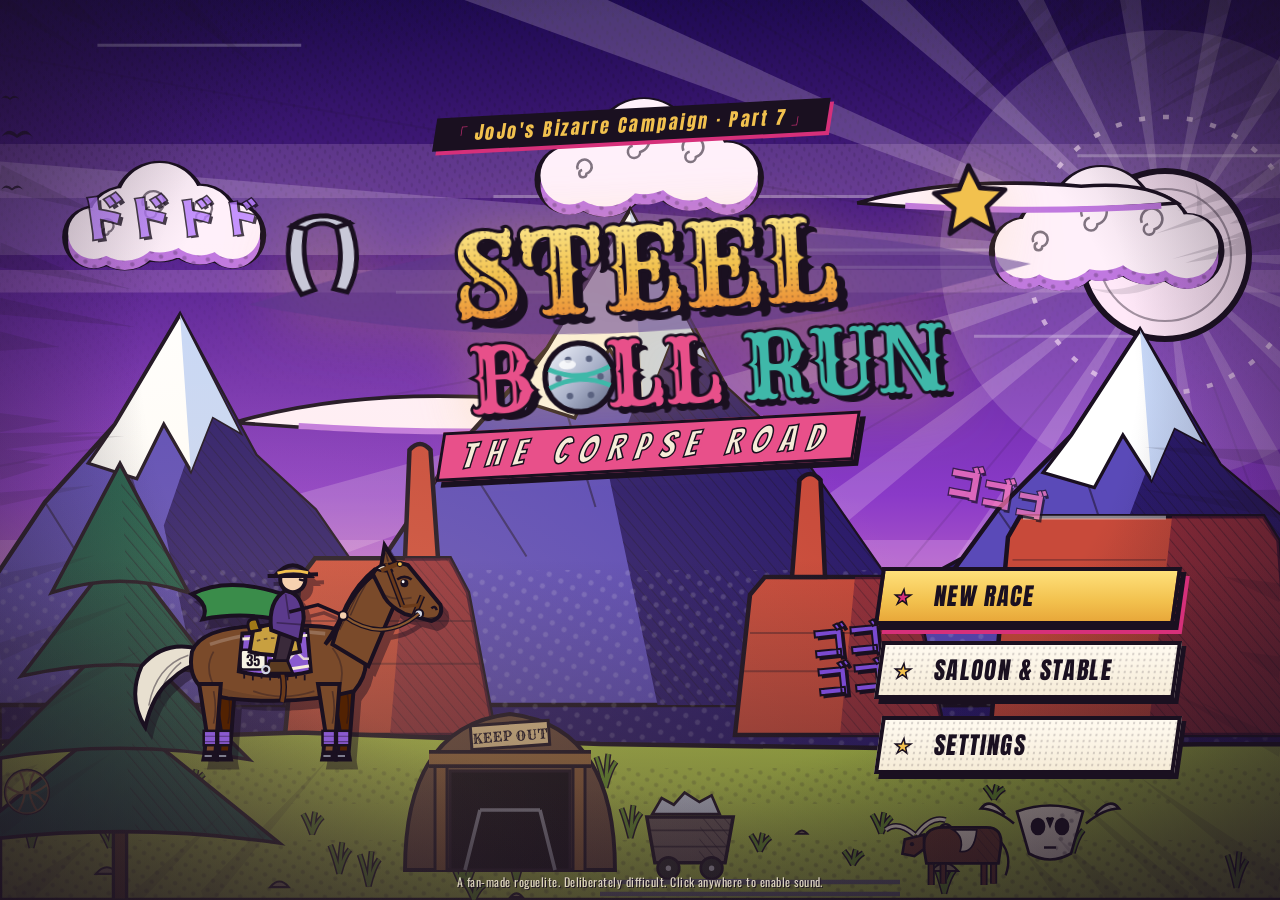
<file: index.html>
<!DOCTYPE html>
<html lang="en">
<head>
<meta charset="UTF-8">
<meta name="viewport" content="width=device-width, initial-scale=1">
<title>Steel Ball Run: The Corpse Road</title>
<link rel="preconnect" href="https://fonts.googleapis.com">
<link rel="preconnect" href="https://fonts.gstatic.com" crossorigin>
<link href="https://fonts.googleapis.com/css2?family=Bangers&family=Oswald:wght@400;500;700&family=Rye&family=Noto+Sans+JP:wght@900&display=swap" rel="stylesheet">
<link rel="stylesheet" href="css/style.css">
<link rel="stylesheet" href="css/art2.css">
<link rel="stylesheet" href="css/vfx.css">
<link rel="stylesheet" href="css/sprint2.css">
<link rel="stylesheet" href="css/sukuna.css">
<link rel="stylesheet" href="css/sides.css">
<link rel="stylesheet" href="css/panels.css">
<link rel="stylesheet" href="css/creator.css">
<link rel="stylesheet" href="css/scenery.css">
<link rel="stylesheet" href="css/tarot.css">
<link rel="stylesheet" href="css/strike.css">
<link rel="stylesheet" href="css/standfx.css">
<link rel="stylesheet" href="css/evscene.css">
<link rel="stylesheet" href="css/menus.css">
<link rel="stylesheet" href="css/superbosses.css">
<link rel="stylesheet" href="css/detours2.css">
<link rel="stylesheet" href="css/summons.css">
<link rel="stylesheet" href="css/trees.css">
<link rel="stylesheet" href="css/affinity.css">
<link rel="stylesheet" href="css/bossintent.css">
<link rel="stylesheet" href="css/ux.css">
<link rel="stylesheet" href="css/transitions.css">
<link rel="stylesheet" href="css/route.css">
<link rel="stylesheet" href="css/minigames.css">
<link rel="stylesheet" href="css/combat2.css">
</head>
<body>
<div id="app">
  <div id="screen"></div>
  <div id="overlay"></div>
  <div id="fx-layer"></div>
  <div id="tooltip" role="tooltip"></div>
  <div id="toasts"></div>
</div>
<script src="js/core.js"></script>
<script src="js/audio.js"></script>
<script src="js/art.js"></script>
<script src="js/scenery.js"></script>
<script src="js/icons.js"></script>
<script src="js/stands.js"></script>
<script src="js/jojo.js"></script>
<script src="js/data.js"></script>
<script src="js/horses.js"></script>
<script src="js/enemies.js"></script>
<script src="js/story.js"></script>
<script src="js/events.js"></script>
<script src="js/paths.js"></script>
<script src="js/crafting.js"></script>
<script src="js/areas.js"></script>
<script src="js/variety.js"></script>
<script src="js/campaign.js"></script>
<script src="js/route.js"></script>
<script src="js/sbr.js"></script>
<script src="js/manga.js"></script>
<script src="js/economy.js"></script>
<script src="js/custom.js"></script>
<script src="js/tarot.js"></script>
<script src="js/stands2.js"></script>
<script src="js/sukuna.js"></script>
<script src="js/leads_jj.js"></script>
<script src="js/leads_gj.js"></script>
<script src="js/sides.js"></script>
<script src="js/corpse.js"></script>
<script src="js/multi.js"></script>
<script src="js/summons.js"></script>
<script src="js/detours2.js"></script>
<script src="js/superbosses.js"></script>
<script src="js/npcs7.js"></script>
<script src="js/combat.js"></script>
<script src="js/fx.js"></script>
<script src="js/standfx.js"></script>
<script src="js/evscene.js"></script>
<script src="js/ui.js"></script>
<script src="js/minigames.js"></script>
<script src="js/strike.js"></script>
<script src="js/battle-ui.js"></script>
<script src="js/panels.js"></script>
<script src="js/sprint.js"></script>
<script src="js/main.js"></script>
<script src="js/boons.js"></script>
<script src="js/trees.js"></script>
<script src="js/affinity.js"></script>
<script src="js/bosstuning.js"></script>
<script src="js/enemyai.js"></script>
<script src="js/enemymoves.js"></script>
<script src="js/teamups.js"></script>
<script src="js/fieldobjects.js"></script>
<script src="js/evs_a.js"></script>
<script src="js/evs_b.js"></script>
<script src="js/evs_c.js"></script>
<script src="js/debug.js"></script>
<script src="js/ux.js"></script>
<script src="js/transitions.js"></script>
</body>
</html>
</file>
<file: css/style.css>
/* ============ STEEL BALL RUN: THE CORPSE ROAD ============ */
:root {
  --ink: #1a1020; --paper: #f6ecd8; --paper2: #efe0bf; --gold: #f2c14e; --pink: #e8508a; --purple: #5b3a8c;
  --violet: #6b5bd6; --teal: #3fb8a9; --orange: #e8742a; --red: #c8323c; --green: #6ad08a; --sky: #9fc7e8;
  --shadow: 6px 6px 0 var(--ink); --shadow-s: 3px 3px 0 var(--ink);
  --f-title: 'Rye', 'Georgia', serif; --f-ui: 'Oswald', 'Arial Narrow', sans-serif; --f-sfx: 'Bangers', 'Impact', sans-serif; --f-jp: 'Noto Sans JP', sans-serif;
  --bg: #241533; --text: #1a1020; --panel: var(--paper);
}
* { box-sizing: border-box; }
html, body { margin: 0; height: 100%; overflow: hidden; background: var(--bg); color: var(--text); font-family: var(--f-ui); -webkit-font-smoothing: antialiased; }
button { font-family: inherit; }
#app { position: fixed; inset: 0; overflow: hidden; }
#screen { position: absolute; inset: 0; }
#overlay { position: absolute; inset: 0; pointer-events: none; z-index: 50; }
#overlay > * { pointer-events: auto; }
#fx-layer { position: absolute; inset: 0; pointer-events: none; z-index: 80; overflow: hidden; }
.muted { opacity: .7; }
b { font-weight: 700; }
svg.portrait { width: 100%; height: 100%; display: block; }
.ico { display: inline-block; vertical-align: middle; flex-shrink: 0; }
body.reduced *, body.reduced *::before, body.reduced *::after { animation-duration: .001s !important; transition-duration: .001s !important; }

/* ---------- buttons ---------- */
.btn { font-family: var(--f-ui); font-weight: 700; letter-spacing: .04em; text-transform: uppercase; cursor: pointer; border: 3px solid var(--ink); background: var(--paper); color: var(--ink); padding: 10px 18px; font-size: 15px; box-shadow: var(--shadow-s); transition: transform .12s, box-shadow .12s, background .15s; clip-path: polygon(6px 0, 100% 0, calc(100% - 6px) 100%, 0 100%); }
.btn:hover { transform: translate(-2px, -2px); box-shadow: 5px 5px 0 var(--ink); background: #fff8e6; }
.btn:active { transform: translate(2px, 2px); box-shadow: 0 0 0 var(--ink); }
.btn-primary { background: var(--gold); }
.btn-primary:hover { background: #ffd66e; }
.btn-primary.big { font-size: 20px; padding: 12px 34px; }
.btn-ghost { background: transparent; color: var(--paper); border-color: var(--paper); box-shadow: none; }
.modal .btn-ghost { color: var(--ink); border-color: var(--ink); }
.btn-danger { background: var(--red); color: #fff; }
.btn-small { font-size: 12px; padding: 6px 12px; }
.btn.disabled { opacity: .45; cursor: not-allowed; filter: grayscale(.6); }
.btn-plus { padding: 0 8px; font-size: 16px; line-height: 22px; background: var(--gold); margin-left: 6px; }

/* ---------- transitions ---------- */
.wipe { position: absolute; inset: -10%; z-index: 90; pointer-events: none; background: var(--ink); }
.wipe.slash { clip-path: polygon(0 0, 0 0, -20% 100%, -20% 100%); animation: wipeIn .36s cubic-bezier(.7, 0, .3, 1) forwards; background: repeating-linear-gradient(115deg, var(--ink) 0 40px, #2a1a38 40px 80px); }
.wipe.slash.out { animation: wipeOut .5s cubic-bezier(.7, 0, .3, 1) forwards; }
@keyframes wipeIn { to { clip-path: polygon(0 0, 130% 0, 110% 100%, -20% 100%); } }
@keyframes wipeOut { from { clip-path: polygon(0 0, 130% 0, 110% 100%, -20% 100%); } to { clip-path: polygon(130% 0, 130% 0, 110% 100%, 110% 100%); } }
.wipe.fade { opacity: 0; animation: fadeIn .36s forwards; }
.wipe.fade.out { animation: fadeOut .5s forwards; }
.wipe.burst { background: radial-gradient(circle, #fff 0 10%, var(--gold) 11% 22%, var(--ink) 23%); clip-path: circle(0% at 50% 50%); animation: burstIn .36s ease-in forwards; }
.wipe.burst.out { animation: burstOut .5s ease-out forwards; }
@keyframes burstIn { to { clip-path: circle(80% at 50% 50%); } }
@keyframes burstOut { from { clip-path: circle(80% at 50% 50%); opacity: 1; } to { clip-path: circle(80% at 50% 50%); opacity: 0; } }
@keyframes fadeIn { to { opacity: 1; } } @keyframes fadeOut { from { opacity: 1; } to { opacity: 0; } }
.shake { animation: shake .3s; } .shake-strong { animation: shake .45s cubic-bezier(.36, .07, .19, .97); }
@keyframes shake { 10%, 90% { transform: translate(-2px, 1px); } 20%, 80% { transform: translate(4px, -2px); } 30%, 50%, 70% { transform: translate(-6px, 3px); } 40%, 60% { transform: translate(6px, -3px); } }

/* ---------- scenes (parallax) ---------- */
.scene { position: absolute; inset: 0; overflow: hidden; }
.px-sky { position: absolute; inset: 0; width: 100%; height: 100%; }
.px-layer { position: absolute; left: 0; bottom: 0; width: 200%; height: 100%; animation: pxScroll var(--spd) linear infinite; }
.px-layer svg { width: 100%; height: 100%; display: block; }
.scene.still .px-layer { animation-play-state: paused; }
.scene.still .px-layer.clouds { animation-play-state: running; animation-duration: 300s; }
@keyframes pxScroll { from { transform: translateX(0); } to { transform: translateX(-50%); } }
.weather { position: absolute; inset: 0; pointer-events: none; }
.weather.rain { background-image: repeating-linear-gradient(105deg, transparent 0 18px, rgba(200, 225, 255, .35) 18px 19px); background-size: 200px 200px; animation: rain .35s linear infinite; }
@keyframes rain { to { background-position: -40px 200px; } }
.weather.snow { background-image: radial-gradient(circle, #fff 1.5px, transparent 2px), radial-gradient(circle, #fff 1px, transparent 1.5px); background-size: 90px 90px, 60px 60px; animation: snow 6s linear infinite; opacity: .8; }
@keyframes snow { to { background-position: -90px 360px, 60px 240px; } }
.weather.dust { background: radial-gradient(ellipse at 20% 90%, rgba(255, 220, 160, .25), transparent 50%); }

/* ---------- horse ---------- */
.horse-svg { width: 100%; height: 100%; overflow: visible; }
.horse-svg .horse-body { animation: bob .42s ease-in-out infinite; transform-origin: 100px 80px; }
.horse-svg .leg { transform-box: view-box; animation: legA .42s ease-in-out infinite; }
.horse-svg .leg.fl, .horse-svg .leg.br { animation-name: legB; }
.horse-svg .leg.bl { animation-delay: -.1s; } .horse-svg .leg.fr { animation-delay: -.1s; }
.horse-svg .tail { transform-origin: 54px 64px; transform-box: view-box; animation: tail .42s ease-in-out infinite; }
.horse-svg .cape { transform-origin: 100px 34px; transform-box: view-box; animation: cape .3s ease-in-out infinite alternate; }
@keyframes bob { 50% { transform: translateY(-5px) rotate(-1.5deg); } }
@keyframes legA { 0%, 100% { transform: rotate(32deg); } 50% { transform: rotate(-28deg); } }
@keyframes legB { 0%, 100% { transform: rotate(-30deg); } 50% { transform: rotate(30deg); } }
@keyframes tail { 50% { transform: rotate(-14deg); } }
@keyframes cape { to { transform: skewY(-6deg) scaleX(1.08); } }
.hc-art .horse-svg .horse-body, .bh-art .horse-svg .horse-body { animation-duration: 1.2s; }
.hc-art .horse-svg .leg, .bh-art .horse-svg .leg { animation-duration: 1.2s; }

/* ---------- menacing ---------- */
.menacing { position: absolute; inset: 0; pointer-events: none; overflow: hidden; z-index: 3; }
.menacing span { position: absolute; font-family: var(--f-jp); font-weight: 900; color: #b070ff; -webkit-text-stroke: 2px var(--ink); text-shadow: 3px 3px 0 var(--ink); opacity: 0; animation: menace 2.6s ease-in-out infinite; }
@keyframes menace { 0% { opacity: 0; transform: translateY(10px) scale(.7) rotate(-8deg); } 20% { opacity: .95; } 60% { opacity: .95; transform: translateY(-14px) scale(1.05) rotate(4deg); } 100% { opacity: 0; transform: translateY(-30px) scale(1.1); } }
.sfx-text { position: absolute; transform: translate(-50%, -50%); font-family: var(--f-sfx); font-size: 44px; color: var(--gold); -webkit-text-stroke: 2px var(--ink); text-shadow: 4px 4px 0 var(--ink); white-space: nowrap; animation: sfxPop 1.4s cubic-bezier(.2, 1.4, .4, 1) forwards; letter-spacing: .04em; }
.sfx-text.k-gun, .sfx-text.k-nail { color: #fff; } .sfx-text.k-ball { color: var(--teal); } .sfx-text.k-claw { color: #8adf6a; } .sfx-text.k-boom { color: var(--orange); font-size: 60px; } .sfx-text.k-golden { color: #ffd84a; font-size: 64px; } .sfx-text.k-spray { color: var(--pink); } .sfx-text.retire { font-family: var(--f-title); color: var(--red); font-size: 34px; }
@keyframes sfxPop { 0% { opacity: 0; transform: translate(-50%, -50%) scale(.3) rotate(-15deg); } 18% { opacity: 1; transform: translate(-50%, -50%) scale(1.15) rotate(-6deg); } 70% { opacity: 1; transform: translate(-50%, -60%) scale(1) rotate(-6deg); } 100% { opacity: 0; transform: translate(-50%, -80%) scale(.9) rotate(-6deg); } }

/* ---------- tooltip & toasts ---------- */
#tooltip { position: fixed; z-index: 200; max-width: 320px; background: var(--paper); border: 3px solid var(--ink); box-shadow: var(--shadow-s); padding: 10px 12px; font-size: 14px; line-height: 1.4; pointer-events: none; opacity: 0; transform: translateY(4px); transition: opacity .12s, transform .12s; }
#tooltip.show { opacity: 1; transform: none; }
#tooltip i { opacity: .6; font-size: 12px; text-transform: uppercase; }
.tag { display: inline-block; font-size: 10px; text-transform: uppercase; border: 2px solid var(--ink); padding: 0 5px; margin-top: 4px; background: #fff; font-weight: 700; }
.tag-spin { background: var(--teal); color: #fff; } .tag-gun { background: var(--orange); color: #fff; } .tag-stand { background: var(--violet); color: #fff; } .tag-heal { background: var(--green); }
.lv2 { background: var(--gold); border: 2px solid var(--ink); font-size: 10px; padding: 0 4px; margin-left: 4px; font-weight: 700; }
.tip-cost { color: var(--violet); letter-spacing: 2px; } .pierce { color: var(--red); } .tip-passive { color: var(--purple); font-size: 12px; }
#toasts { position: fixed; left: 16px; bottom: 96px; z-index: 150; display: flex; flex-direction: column-reverse; gap: 8px; align-items: flex-start; pointer-events: none; max-width: calc(100vw - 32px); }
.toast { display: flex; align-items: center; gap: 10px; background: var(--paper); border: 3px solid var(--ink); box-shadow: var(--shadow-s); padding: 8px 14px; font-size: 14px; max-width: 360px; animation: toastIn .35s cubic-bezier(.2, 1.4, .4, 1); transform-origin: right; }
.toast.out { animation: toastOut .4s forwards; }
body:has(.boss-intro) #toasts, body:has(.dlg-wrap) #toasts { opacity: 0; }
.toast.good { border-left: 8px solid var(--teal); } .toast.bad { border-left: 8px solid var(--red); } .toast.achv { background: var(--gold); } .toast.ally { border-left: 8px solid var(--pink); } .toast.loss { background: #3a2a40; color: var(--paper); } .toast.corpse { background: #fff3c0; border-left: 8px solid #c8a040; } .toast.say { font-style: italic; }
.toast-port { width: 40px; height: 48px; border: 2px solid var(--ink); overflow: hidden; flex-shrink: 0; } .toast-port.grey { filter: grayscale(1); }
.toast-glyph { width: 30px; height: 30px; display: grid; place-items: center; background: var(--c); border: 2px solid var(--ink); font-family: var(--f-jp); font-weight: 900; flex-shrink: 0; }
@keyframes toastIn { from { opacity: 0; transform: translateX(-40px) scale(.8); } } @keyframes toastOut { to { opacity: 0; transform: translateX(-40px); } }

/* ---------- modal ---------- */
.modal-wrap { position: absolute; inset: 0; background: rgba(20, 10, 30, .65); display: grid; place-items: center; opacity: 0; transition: opacity .2s; padding: 16px; backdrop-filter: blur(2px); }
.modal-wrap.show { opacity: 1; }
.modal { position: relative; background: var(--paper); border: 4px solid var(--ink); box-shadow: 10px 10px 0 var(--ink); padding: 26px 24px 20px; max-width: 560px; width: 100%; max-height: calc(100vh - 32px); overflow: auto; transform: scale(.9) rotate(-1deg); transition: transform .25s cubic-bezier(.2, 1.4, .4, 1); background-image: radial-gradient(rgba(26, 16, 32, .07) 1px, transparent 1.4px); background-size: 7px 7px; }
.modal-wrap.show .modal { transform: none; }
.modal.small { max-width: 420px; } .modal.wide { max-width: 820px; } .modal.xl { max-width: 1100px; }
.modal-title { position: absolute; top: 12px; left: 18px; }
.modal:has(.modal-title) { padding-top: 60px; }
.modal-title span { display: inline-block; background: var(--ink); color: var(--gold); font-family: var(--f-title); font-size: 20px; padding: 4px 18px; transform: skew(-10deg); }
.modal-x { position: absolute; top: 8px; right: 10px; width: 34px; height: 34px; border: 3px solid var(--ink); background: var(--pink); color: #fff; font-weight: 700; cursor: pointer; font-size: 16px; }
.modal-x:hover { transform: rotate(90deg); transition: transform .2s; }
.cs-sub { font-family: var(--f-ui); font-weight: 700; letter-spacing: .12em; font-size: 12px; color: var(--purple); margin: 14px 0 8px; border-bottom: 2px solid var(--ink); padding-bottom: 3px; }

/* ---------- HUD ---------- */
.hud { position: absolute; top: 0; left: 0; right: 0; z-index: 10; display: flex; align-items: center; gap: 18px; padding: 10px 16px; background: linear-gradient(180deg, rgba(20, 10, 30, .92), rgba(20, 10, 30, .6) 80%, transparent); color: var(--paper); }
.hud-left { display: flex; align-items: center; gap: 16px; }
.hud-act { display: flex; flex-direction: column; line-height: 1; }
.hud-actnum { font-family: var(--f-ui); font-size: 12px; letter-spacing: .2em; color: var(--gold); }
.hud-acttitle { font-family: var(--f-title); font-size: 24px; text-shadow: 3px 3px 0 var(--ink); }
.stage-track { display: flex; gap: 6px; align-items: center; }
.st-dot { width: 16px; height: 16px; border: 3px solid var(--paper); background: transparent; transform: rotate(45deg); position: relative; display: grid; place-items: center; }
.st-dot.done { background: var(--paper); } .st-dot.current { background: var(--gold); border-color: var(--gold); animation: dotPulse 1s infinite; }
.st-dot.story { border-color: var(--pink); } .st-dot.boss { width: 24px; height: 24px; border-color: var(--red); background: var(--ink); }
.st-dot.boss span { transform: rotate(-45deg); display: flex; }
@keyframes dotPulse { 50% { box-shadow: 0 0 0 5px rgba(242, 193, 78, .35); } }
.hud-pace { flex: 1; max-width: 320px; display: flex; align-items: center; gap: 8px; margin: 0 auto; }
.pace-label { font-size: 12px; letter-spacing: .2em; color: var(--gold); }
.pace-bar { flex: 1; height: 14px; border: 3px solid var(--paper); position: relative; background: rgba(0, 0, 0, .35); }
.pace-fill { height: 100%; background: repeating-linear-gradient(-45deg, var(--gold) 0 8px, #ffd66e 8px 16px); transition: width .6s; animation: stripes 1s linear infinite; background-size: 22px 22px; }
@keyframes stripes { to { background-position: 22px 0; } }
.pace-horse { position: absolute; top: -12px; transform: translateX(-50%); transition: left .6s; }
.pace-val { font-weight: 700; width: 28px; }
.hud-right { display: flex; align-items: center; gap: 10px; }
.hud-stat { display: flex; align-items: center; gap: 6px; background: var(--paper); color: var(--ink); border: 3px solid var(--ink); padding: 3px 10px 3px 6px; font-weight: 700; font-size: 16px; box-shadow: var(--shadow-s); }
.hud-stat.sugar { background: var(--gold); animation: dotPulse 1s infinite; }
.hud-stat.big { font-size: 20px; display: inline-flex; margin-top: 6px; }
.icon-btn { width: 42px; height: 42px; border: 3px solid var(--ink); background: var(--paper); box-shadow: var(--shadow-s); cursor: pointer; display: grid; place-items: center; transition: transform .12s; }
.icon-btn:hover { transform: translate(-2px, -2px) rotate(-4deg); background: var(--gold); }

/* ---------- party strip ---------- */
.party-strip { position: absolute; left: 16px; bottom: 14px; display: flex; gap: 10px; z-index: 10; }
.ps-card { display: flex; gap: 8px; align-items: center; background: var(--paper); border: 3px solid var(--ink); box-shadow: var(--shadow-s); padding: 5px 10px 5px 5px; cursor: pointer; position: relative; transition: transform .15s; min-width: 150px; }
.ps-card:hover { transform: translateY(-4px); }
.ps-card.down { filter: grayscale(.8); }
.ps-port { width: 42px; height: 50px; border: 2px solid var(--ink); overflow: hidden; }
.ps-info { flex: 1; } .ps-name { font-weight: 700; font-size: 14px; } .ps-name small { opacity: .6; }
.ps-exh { font-size: 10px; color: var(--red); font-weight: 700; }
.ps-pts { position: absolute; top: -10px; right: -10px; background: var(--gold); border: 2px solid var(--ink); border-radius: 50%; width: 26px; height: 26px; display: grid; place-items: center; font-size: 11px; font-weight: 700; animation: dotPulse 1s infinite; }
.hpbar { position: relative; height: 14px; background: #3a2a30; border: 2px solid var(--ink); overflow: hidden; margin-top: 3px; }
.hpbar.big { height: 20px; }
.hpbar .hpfill { position: absolute; inset: 0 auto 0 0; background: linear-gradient(180deg, #7ee08a, #3aa050); transition: width .35s cubic-bezier(.3, 1.3, .5, 1); }
.hpbar .hpfill.low { background: linear-gradient(180deg, #ff8080, #c8323c); animation: lowPulse .8s infinite; }
@keyframes lowPulse { 50% { filter: brightness(1.4); } }
.hpbar .hpghost { position: absolute; inset: 0 auto 0 0; background: #fff3c0; transition: width .6s ease-out; }
.hpbar .shieldfill { position: absolute; inset: 0 auto 0 0; background: repeating-linear-gradient(45deg, rgba(159, 199, 232, .9) 0 4px, rgba(255, 255, 255, .9) 4px 8px); height: 5px; top: auto; }
.hpbar span { position: absolute; inset: 0; display: grid; place-items: center; font-size: 10px; font-weight: 700; color: #fff; text-shadow: 1px 1px 0 var(--ink), -1px -1px 0 var(--ink), 1px -1px 0 var(--ink), -1px 1px 0 var(--ink); }

/* ---------- stage ---------- */
.stage-scene { position: absolute; inset: 0; }
.stage-scene::after { content: ''; position: absolute; inset: 0; background: linear-gradient(180deg, transparent 40%, rgba(20, 10, 30, .75)); }
.stage-horse { position: absolute; left: 6%; bottom: 20%; width: 230px; height: 172px; z-index: 2; filter: drop-shadow(4px 6px 0 rgba(26, 16, 32, .4)); animation: horseDrift 6s ease-in-out infinite; }
.stage-horse.second { left: 1%; bottom: 14%; width: 200px; height: 150px; animation-delay: -2s; }
@keyframes horseDrift { 50% { transform: translateX(26px); } }
.stage-title { position: absolute; top: 80px; left: 50%; transform: translateX(-50%); text-align: center; z-index: 3; color: var(--paper); pointer-events: none; width: 90%; }
.stage-kicker { display: inline-block; background: var(--ink); color: var(--gold); padding: 3px 14px; font-weight: 700; letter-spacing: .25em; font-size: 13px; transform: skew(-10deg); }
.stage-title h1 { font-family: var(--f-title); font-size: clamp(26px, 4vw, 48px); margin: 6px 0 0; text-shadow: 4px 4px 0 var(--ink), -2px -2px 0 var(--ink); line-height: 1.05; }
.stage-sub { font-size: 14px; letter-spacing: .2em; text-transform: uppercase; opacity: .85; text-shadow: 2px 2px 0 var(--ink); }
.card-deck { position: absolute; left: 50%; top: 52%; transform: translate(-50%, -50%); display: flex; gap: 22px; z-index: 5; perspective: 1000px; }
.enc-card { width: 210px; height: 310px; background: var(--paper); border: 4px solid var(--ink); box-shadow: 8px 8px 0 var(--ink); position: relative; cursor: pointer; display: flex; flex-direction: column; padding: 10px; opacity: 0; transform: translateY(80px) rotateY(90deg) rotate(-6deg); transition: transform .45s cubic-bezier(.2, 1.3, .4, 1), opacity .3s, box-shadow .15s; background-image: radial-gradient(rgba(26, 16, 32, .08) 1px, transparent 1.4px); background-size: 6px 6px; outline: none; }
.enc-card.dealt { opacity: 1; transform: none; }
.enc-card.dealt:nth-child(1) { transform: rotate(-2deg); } .enc-card.dealt:nth-child(3) { transform: rotate(2deg); }
.enc-card.dealt:hover, .enc-card.dealt:focus { transform: translateY(-16px) rotate(0) scale(1.04); box-shadow: 12px 16px 0 var(--ink); z-index: 2; }
.enc-card.picked { transform: translateY(-40px) scale(1.12) !important; box-shadow: 0 0 0 6px var(--gold), 14px 18px 0 var(--ink) !important; }
.enc-type { position: absolute; top: -14px; left: 12px; background: var(--ink); color: var(--paper); font-weight: 700; font-size: 12px; letter-spacing: .15em; padding: 3px 10px; transform: skew(-10deg); text-transform: uppercase; }
.enc-art { height: 150px; border: 3px solid var(--ink); overflow: hidden; margin-top: 8px; background: linear-gradient(135deg, var(--violet), var(--pink)); display: grid; place-items: center; }
.enc-icon { display: grid; place-items: center; width: 100%; height: 100%; background: repeating-conic-gradient(from 0deg, rgba(255, 255, 255, .15) 0 10deg, transparent 10deg 20deg); }
.enc-title { font-family: var(--f-title); font-size: 19px; margin-top: 10px; line-height: 1.05; }
.enc-blurb { font-size: 13px; opacity: .8; margin-top: 4px; flex: 1; line-height: 1.3; }
.enc-foot { display: flex; justify-content: space-between; align-items: center; }
.enc-pace { font-size: 12px; font-weight: 700; padding: 1px 6px; border: 2px solid var(--ink); }
.enc-pace.up { background: var(--teal); color: #fff; } .enc-pace.down { background: #e8d8c0; }
.enc-key { width: 24px; height: 24px; border: 2px solid var(--ink); display: grid; place-items: center; font-weight: 700; font-size: 12px; background: #fff; }
.enc-card.type-fight .enc-type { background: var(--red); } .enc-card.type-elite .enc-type { background: #8a1a2a; } .enc-card.type-elite { box-shadow: 8px 8px 0 #8a1a2a; }
.enc-card.type-shop .enc-type { background: var(--orange); } .enc-card.type-rest .enc-type { background: var(--green); color: var(--ink); } .enc-card.type-trainer .enc-type { background: var(--teal); } .enc-card.type-recruit .enc-type { background: var(--pink); }
.enc-card.type-story { background-color: #fff3c0; border-color: var(--ink); box-shadow: 0 0 0 4px var(--gold), 10px 10px 0 var(--ink); width: 250px; height: 340px; }
.enc-card.type-story .enc-type { background: var(--gold); color: var(--ink); }
.enc-card.type-boss { width: 270px; height: 360px; background: #2a1a38; color: var(--paper); box-shadow: 0 0 0 4px var(--red), 10px 10px 0 var(--ink); animation: bossGlow 1.4s ease-in-out infinite; }
.enc-card.type-boss .enc-type { background: var(--red); } .enc-card.type-boss .enc-art { height: 190px; }
@keyframes bossGlow { 50% { box-shadow: 0 0 0 4px var(--red), 0 0 40px 6px rgba(200, 50, 60, .6), 10px 10px 0 var(--ink); } }
.stage-actions { position: absolute; right: 16px; bottom: 16px; display: flex; flex-direction: column; gap: 10px; z-index: 10; }
.btn-side { display: flex; align-items: center; justify-content: flex-start; min-width: 220px; }
.btn-side span { display: flex; align-items: center; gap: 8px; width: 100%; }
.btn-side small { margin-left: auto; font-size: 11px; opacity: .6; text-transform: none; }

/* ---------- act card & title ---------- */
.screen-actcard .actcard-scene { position: absolute; inset: 0; filter: brightness(.55) saturate(1.2); }
.actcard { position: absolute; inset: 0; display: flex; flex-direction: column; align-items: center; justify-content: center; color: var(--paper); text-align: center; z-index: 4; }
.ac-num { font-weight: 700; letter-spacing: .5em; color: var(--gold); font-size: 20px; animation: slideDown .6s cubic-bezier(.2, 1.4, .4, 1); }
.ac-title { font-family: var(--f-title); font-size: clamp(48px, 9vw, 120px); text-shadow: 6px 6px 0 var(--ink); line-height: 1; animation: zoomIn .7s cubic-bezier(.2, 1.4, .4, 1); }
.ac-sub { font-size: 18px; letter-spacing: .12em; margin-top: 10px; text-shadow: 2px 2px 0 var(--ink); animation: fadeIn 1s .3s both; opacity: 0; }
.ac-map { width: min(560px, 90vw); margin-top: 18px; animation: fadeIn 1s .5s both; opacity: 0; filter: drop-shadow(6px 6px 0 var(--ink)); }
@keyframes slideDown { from { transform: translateY(-40px); opacity: 0; } } @keyframes zoomIn { from { transform: scale(2.4) rotate(-6deg); opacity: 0; } }
.screen-title .title-scene { position: absolute; inset: 0; }
.title-horse { position: absolute; left: 8%; bottom: 10%; width: 360px; height: 270px; z-index: 2; filter: drop-shadow(6px 8px 0 rgba(26, 16, 32, .45)); animation: horseDrift 5s ease-in-out infinite; }
.title-logo { position: absolute; top: 12%; left: 50%; transform: translateX(-50%) rotate(-3deg); text-align: center; z-index: 4; }
.tl-jojo { font-family: var(--f-sfx); font-size: 22px; letter-spacing: .1em; color: var(--paper); -webkit-text-stroke: 1px var(--ink); text-shadow: 3px 3px 0 var(--ink); }
.tl-main { font-family: var(--f-title); font-size: clamp(54px, 10vw, 130px); line-height: .9; color: var(--gold); -webkit-text-stroke: 3px var(--ink); text-shadow: 8px 8px 0 var(--ink), 0 0 60px rgba(242, 193, 78, .5); animation: logoIn 1s cubic-bezier(.2, 1.4, .4, 1); }
.tl-sub { font-family: var(--f-sfx); font-size: clamp(22px, 3vw, 38px); letter-spacing: .4em; color: #fff; background: var(--pink); display: inline-block; padding: 2px 20px; border: 3px solid var(--ink); box-shadow: var(--shadow); transform: skew(-12deg); margin-top: 10px; }
@keyframes logoIn { from { transform: scale(.3) rotate(12deg); opacity: 0; } }
.title-menu { position: absolute; right: 8%; bottom: 14%; display: flex; flex-direction: column; gap: 12px; z-index: 5; }
.btn-title { font-size: 20px; padding: 12px 40px; min-width: 260px; text-align: left; }
.btn-title.primary { background: var(--gold); }
.title-foot { position: absolute; bottom: 10px; left: 0; right: 0; text-align: center; color: var(--paper); font-size: 12px; opacity: .7; z-index: 5; text-shadow: 1px 1px 0 var(--ink); }

/* ---------- dialogue ---------- */
.dlg-wrap { position: absolute; inset: 0; z-index: 60; opacity: 0; transition: opacity .3s; cursor: pointer; }
.dlg-wrap.show { opacity: 1; }
.dlg-bg { position: absolute; inset: 0; filter: brightness(.6) saturate(1.1); }
.dlg-wrap.menace .dlg-bg { filter: brightness(.4) saturate(1.6) hue-rotate(-20deg); }
.dlg-portrait { position: absolute; bottom: 150px; width: min(300px, 32vw); height: min(360px, 38vw); border: 5px solid var(--ink); box-shadow: 10px 10px 0 var(--ink); background: var(--paper); overflow: hidden; transition: transform .3s, filter .3s; filter: brightness(.55) saturate(.6); }
.dlg-portrait:empty { display: none; }
.dlg-portrait.left { left: 6%; transform: rotate(-3deg); } .dlg-portrait.right { right: 6%; transform: rotate(3deg); }
.dlg-portrait.active { filter: none; transform: rotate(0) scale(1.04); z-index: 2; }
.dlg-portrait.enter { animation: portIn .45s cubic-bezier(.2, 1.4, .4, 1); }
@keyframes portIn { from { transform: translateY(60px) scale(.8); opacity: 0; } }
.dlg-box { position: absolute; left: 50%; bottom: 24px; transform: translateX(-50%); width: min(900px, 94vw); min-height: 130px; background: var(--paper); border: 5px solid var(--ink); box-shadow: 10px 10px 0 var(--ink); padding: 22px 28px; z-index: 3; background-image: radial-gradient(rgba(26, 16, 32, .07) 1px, transparent 1.4px); background-size: 7px 7px; }
.dlg-box.narr { background-color: #2a1a38; color: var(--paper); font-style: italic; background-image: none; }
.dlg-box.shout { background-color: var(--gold); animation: shout .4s; }
@keyframes shout { 30% { transform: translateX(-50%) scale(1.04) rotate(-1deg); } }
.dlg-name { position: absolute; top: -22px; background: var(--ink); color: var(--gold); font-family: var(--f-title); font-size: 20px; padding: 3px 18px; transform: skew(-10deg); }
.dlg-name.left { left: 20px; } .dlg-name.right { right: 20px; }
.dlg-text { font-size: 20px; line-height: 1.45; }
.dlg-hint { position: absolute; right: 16px; bottom: 8px; font-size: 12px; opacity: .5; animation: blink 1s infinite; }
@keyframes blink { 50% { opacity: .15; } }
.dlg-skip { position: absolute; top: 16px; right: 16px; z-index: 4; }

/* ---------- dice ---------- */
.dice-panel { text-align: center; }
.dice-who { display: flex; gap: 12px; align-items: center; text-align: left; }
.dice-who svg { width: 56px; height: 66px; border: 3px solid var(--ink); }
.dice-label { font-family: var(--f-title); font-size: 24px; } .dice-sub { opacity: .7; }
.d20 { width: 150px; height: 150px; margin: 14px auto; position: relative; }
.d20 svg { width: 100%; height: 100%; filter: drop-shadow(5px 5px 0 var(--ink)); }
.d20.rolling svg { animation: roll .25s linear infinite; }
@keyframes roll { to { transform: rotate(360deg); } }
.d20-num { position: absolute; inset: 0; display: grid; place-items: center; font-family: var(--f-sfx); font-size: 48px; color: var(--ink); padding-top: 14px; }
.dice-math { font-size: 20px; } .dice-math .total { font-size: 28px; color: var(--purple); }
.dice-stamp { font-family: var(--f-sfx); font-size: 46px; opacity: 0; transform: scale(3) rotate(-12deg); letter-spacing: .06em; }
.dice-stamp.show { opacity: 1; transform: rotate(-8deg); transition: all .3s cubic-bezier(.2, 1.4, .4, 1); }
.dice-stamp.ok { color: var(--teal); -webkit-text-stroke: 2px var(--ink); } .dice-stamp.bad { color: var(--red); -webkit-text-stroke: 2px var(--ink); }

/* ---------- event ---------- */
.event-panel { display: flex; gap: 22px; }
.event-art { width: 220px; height: 264px; border: 4px solid var(--ink); box-shadow: var(--shadow); flex-shrink: 0; overflow: hidden; background: linear-gradient(135deg, var(--violet), var(--pink)); }
.event-icon { width: 100%; height: 100%; display: grid; place-items: center; background: repeating-conic-gradient(rgba(255, 255, 255, .15) 0 10deg, transparent 10deg 20deg); }
.event-body { flex: 1; }
.event-body h2 { font-family: var(--f-title); font-size: 28px; margin: 0 0 8px; }
.event-text { font-size: 17px; line-height: 1.5; }
.choices { display: flex; flex-direction: column; gap: 8px; margin-top: 12px; }
.choice { display: flex; align-items: center; gap: 10px; text-align: left; border: 3px solid var(--ink); background: #fff; padding: 10px 12px; font-size: 16px; cursor: pointer; box-shadow: var(--shadow-s); transition: transform .12s, background .12s; }
.choice:hover { transform: translateX(6px); background: #fff3c0; }
.choice.disabled { opacity: .45; cursor: not-allowed; }
.choice-n { width: 26px; height: 26px; background: var(--ink); color: var(--gold); display: grid; place-items: center; font-weight: 700; flex-shrink: 0; }
.choice-label { flex: 1; }
.choice-check { font-size: 12px; font-weight: 700; background: var(--c); color: #fff; border: 2px solid var(--ink); padding: 2px 6px; white-space: nowrap; text-shadow: 1px 1px 0 var(--ink); }
.choice-cost { font-weight: 700; background: var(--gold); border: 2px solid var(--ink); padding: 2px 6px; } .choice-cost.bad { background: #ccc; }
.result-panel { text-align: center; }
.result-panel h3 { font-family: var(--f-title); font-size: 24px; margin: 8px 0; } .result-panel p { font-size: 17px; line-height: 1.5; }
.result-icon { display: inline-block; animation: zoomIn .5s cubic-bezier(.2, 1.4, .4, 1); }

/* ---------- chips ---------- */
.relic-chip, .item-chip { width: 44px; height: 44px; border: 3px solid var(--ink); background: var(--c); display: grid; place-items: center; font-family: var(--f-jp); font-weight: 900; font-size: 20px; box-shadow: var(--shadow-s); flex-shrink: 0; cursor: help; color: var(--ink); position: relative; }
.relic-chip { clip-path: polygon(50% 0, 100% 25%, 100% 75%, 50% 100%, 0 75%, 0 25%); box-shadow: none; border: none; }
.relic-chip::before { content: ''; position: absolute; inset: 0; background: var(--ink); clip-path: inherit; z-index: -1; }
.relic-chip span { width: 38px; height: 38px; display: grid; place-items: center; background: var(--c); clip-path: polygon(50% 0, 100% 25%, 100% 75%, 50% 100%, 0 75%, 0 25%); }
.relic-chip { background: var(--ink); }
.relic-chip.rarity-rare span { box-shadow: inset 0 0 0 3px var(--gold); background: radial-gradient(circle, #fff 0, var(--c) 70%); }
.relic-chip.rarity-corpse span { background: radial-gradient(circle, #fff8d0, #e8d8a8); animation: holy 2s ease-in-out infinite; }
@keyframes holy { 50% { filter: drop-shadow(0 0 6px #fff3a0) brightness(1.15); } }
.relic-chip.pop { animation: zoomIn .5s cubic-bezier(.2, 1.4, .4, 1); }
.item-chip { border-radius: 50%; cursor: pointer; }
.item-chip:hover { transform: scale(1.1); }
.item-chip.service { background: #fff; border-radius: 4px; }
.tech-chip { width: 44px; height: 44px; border: 3px solid var(--ink); background: var(--violet); color: #fff; display: grid; place-items: center; font-weight: 700; transform: rotate(45deg) scale(.8); }

/* ---------- party screen ---------- */
.party-screen { display: flex; gap: 18px; min-height: 480px; }
.party-tabs { display: flex; flex-direction: column; gap: 8px; width: 120px; flex-shrink: 0; }
.party-tab { display: flex; flex-direction: column; align-items: center; border: 3px solid var(--ink); background: #fff; cursor: pointer; padding: 6px; font-weight: 700; position: relative; transition: transform .12s; }
.party-tab:hover { transform: translateX(4px); } .party-tab.active { background: var(--gold); box-shadow: var(--shadow-s); }
.party-tab.reserve { opacity: .75; } .party-tab.pts::after { content: '!'; position: absolute; top: -8px; right: -8px; background: var(--pink); color: #fff; width: 22px; height: 22px; border-radius: 50%; border: 2px solid var(--ink); display: grid; place-items: center; }
.pt-port { width: 60px; height: 70px; border: 2px solid var(--ink); overflow: hidden; display: block; }
.tab-sep { font-size: 11px; letter-spacing: .2em; text-align: center; opacity: .6; margin-top: 6px; }
.char-sheet { flex: 1; min-width: 0; }
.cs-head { display: flex; gap: 18px; }
.cs-port { width: 140px; height: 168px; border: 4px solid var(--ink); box-shadow: var(--shadow); flex-shrink: 0; overflow: hidden; }
.cs-id { flex: 1; } .cs-title { font-size: 12px; letter-spacing: .2em; text-transform: uppercase; color: var(--purple); }
.cs-id h2 { font-family: var(--f-title); font-size: 30px; margin: 0; line-height: 1.1; }
.cs-stand { font-family: var(--f-sfx); font-size: 22px; color: var(--pink); letter-spacing: .06em; -webkit-text-stroke: .6px var(--ink); }
.cs-lv { display: flex; align-items: center; gap: 8px; margin: 6px 0; font-weight: 700; }
.xpbar { width: 140px; height: 10px; border: 2px solid var(--ink); background: #fff; } .xpbar div { height: 100%; background: var(--violet); }
.cs-exh { color: var(--red); font-weight: 700; font-size: 13px; margin-top: 4px; }
.cs-cols { display: grid; grid-template-columns: 1fr 1fr; gap: 20px; }
.stat-row { display: flex; align-items: center; gap: 8px; margin: 5px 0; cursor: help; }
.stat-name { width: 70px; font-weight: 700; font-size: 13px; letter-spacing: .1em; text-shadow: 1px 1px 0 var(--ink); }
.stat-bar { flex: 1; height: 12px; border: 2px solid var(--ink); background: #fff; } .stat-bar div { height: 100%; transition: width .3s; }
.stat-val { width: 26px; text-align: right; font-weight: 700; }
.ab-row { border: 2px solid var(--ink); background: #fff; padding: 6px 8px; margin-bottom: 6px; font-size: 14px; }
.ab-row p { margin: 3px 0 0; font-size: 13px; opacity: .8; }
.ab-row.locked { opacity: .45; border-style: dashed; }
.ab-cost { display: inline-grid; place-items: center; width: 20px; height: 20px; background: var(--violet); color: #fff; border: 2px solid var(--ink); font-size: 11px; font-weight: 700; margin-right: 6px; transform: rotate(45deg); }
.cs-passive p { margin: 4px 0; font-size: 14px; } .cs-bio { font-style: italic; opacity: .7; }
.cs-actions { display: flex; gap: 10px; align-items: center; margin-top: 14px; } .cs-note { font-size: 13px; opacity: .6; }

/* ---------- bag / map / shop ---------- */
.bag-row, .relic-row { display: flex; gap: 12px; align-items: center; padding: 6px 0; border-bottom: 1px dashed rgba(26, 16, 32, .3); }
.bag-info { flex: 1; } .bag-info p { margin: 2px 0 0; font-size: 13px; opacity: .8; }
.bag-horse { display: flex; gap: 14px; align-items: center; } .bh-art { width: 150px; height: 112px; }
.map-wrap { border: 4px solid var(--ink); background: #9fc7e8; box-shadow: var(--shadow); }
.usmap { width: 100%; display: block; }
.route-done { stroke-dasharray: 2000; animation: route 2s ease-out; }
@keyframes route { from { stroke-dashoffset: 2000; } to { stroke-dashoffset: 0; } }
.map-node.current circle { animation: nodePulse 1s infinite; transform-box: fill-box; transform-origin: center; }
@keyframes nodePulse { 50% { transform: scale(1.35); } }
.map-screen { display: grid; grid-template-columns: 1.6fr 1fr; gap: 20px; }
.stand-row { display: flex; align-items: center; gap: 10px; padding: 4px 6px; border-bottom: 1px dashed rgba(26, 16, 32, .3); animation: slideIn .4s both; }
.stand-row:nth-child(2) { animation-delay: .05s; } .stand-row:nth-child(3) { animation-delay: .1s; } .stand-row:nth-child(4) { animation-delay: .15s; } .stand-row:nth-child(5) { animation-delay: .2s; }
@keyframes slideIn { from { opacity: 0; transform: translateX(-20px); } }
.stand-row.me { background: var(--gold); border: 2px solid var(--ink); font-weight: 700; }
.sr-pos { width: 26px; font-family: var(--f-title); font-size: 20px; } .sr-port { width: 34px; height: 40px; border: 2px solid var(--ink); overflow: hidden; } .sr-name { flex: 1; } .sr-pts { font-weight: 700; }
.shop-head { display: flex; gap: 16px; align-items: center; margin-bottom: 12px; }
.shop-head h2 { font-family: var(--f-title); margin: 0; font-size: 28px; }
.shop-keeper { width: 90px; height: 108px; border: 3px solid var(--ink); overflow: hidden; box-shadow: var(--shadow-s); display: grid; place-items: center; background: var(--paper2); }
.shop-grid { display: grid; grid-template-columns: repeat(auto-fill, minmax(170px, 1fr)); gap: 14px; margin-bottom: 14px; }
.shop-card { border: 3px solid var(--ink); background: #fff; padding: 12px; display: flex; flex-direction: column; align-items: center; text-align: center; gap: 6px; box-shadow: var(--shadow-s); transition: transform .15s; }
.shop-card:hover { transform: translateY(-4px) rotate(-1deg); }
.shop-card.sold { opacity: .4; }
.shop-card.kind-relic { background: #fff8e6; }
.shop-name { font-weight: 700; } .shop-desc { font-size: 12px; opacity: .8; flex: 1; }
.btn-buy { background: var(--gold); font-size: 14px; padding: 6px 14px; }

/* ---------- chooser & rewards ---------- */
.chooser-row { display: flex; gap: 12px; flex-wrap: wrap; justify-content: center; }
.chooser-card { width: 110px; border: 3px solid var(--ink); background: #fff; cursor: pointer; padding: 6px; font-weight: 700; display: flex; flex-direction: column; align-items: center; gap: 4px; transition: transform .12s; }
.chooser-card svg { width: 90px; height: 108px; border: 2px solid var(--ink); }
.chooser-card:hover { transform: translateY(-5px); background: var(--gold); }
.chooser-list { display: flex; flex-direction: column; gap: 8px; max-height: 60vh; overflow: auto; margin-bottom: 12px; }
.chooser-ab { display: flex; gap: 10px; text-align: left; border: 3px solid var(--ink); background: #fff; padding: 8px; cursor: pointer; align-items: center; }
.chooser-ab:hover { background: #fff3c0; } .chooser-ab .pt-port { width: 44px; height: 52px; } .chooser-ab p { margin: 2px 0; font-size: 12px; } .chooser-ab .up { color: var(--teal); font-weight: 700; }
.rewards { text-align: center; }
.victory-banner { font-family: var(--f-sfx); font-size: 64px; color: var(--gold); -webkit-text-stroke: 3px var(--ink); text-shadow: 6px 6px 0 var(--ink); transform: rotate(-4deg); animation: zoomIn .6s cubic-bezier(.2, 1.4, .4, 1); letter-spacing: .05em; }
.reward-row { display: flex; justify-content: center; gap: 18px; margin: 14px 0; }
.reward { display: flex; flex-direction: column; align-items: center; gap: 4px; border: 3px solid var(--ink); background: #fff; padding: 10px 18px; box-shadow: var(--shadow-s); font-size: 18px; animation: zoomIn .5s cubic-bezier(.2, 1.4, .4, 1) both; }
.reward:nth-child(2) { animation-delay: .1s; } .reward:nth-child(3) { animation-delay: .2s; }
.loot-row { display: flex; gap: 10px; justify-content: center; align-items: center; margin-bottom: 12px; font-weight: 700; }
.reward-members { display: flex; justify-content: center; gap: 12px; margin-bottom: 16px; flex-wrap: wrap; }
.rm { width: 96px; display: flex; flex-direction: column; align-items: center; position: relative; font-weight: 700; }
.rm svg { width: 80px; height: 96px; border: 3px solid var(--ink); }
.rm.fell svg { filter: grayscale(.8); }
.lvup { position: absolute; top: -12px; background: var(--gold); border: 2px solid var(--ink); padding: 1px 6px; font-size: 12px; animation: lvup .8s ease-in-out infinite alternate; }
@keyframes lvup { to { transform: translateY(-4px) scale(1.08); } }
.exh { font-size: 11px; color: var(--red); }

/* ---------- settings ---------- */
.set-row { display: flex; justify-content: space-between; align-items: center; padding: 8px 0; border-bottom: 1px dashed rgba(26, 16, 32, .3); font-weight: 700; }
.set-row input[type=range] { width: 160px; accent-color: var(--purple); }
.set-row input[type=checkbox] { width: 22px; height: 22px; accent-color: var(--purple); }
.keys { font-size: 13px; margin: 14px 0; opacity: .8; line-height: 1.5; }
.settings .btn-danger { width: 100%; }

/* ============ BATTLE ============ */
.battle { position: absolute; inset: 0; overflow: hidden; }
.battle-bg { position: absolute; inset: 0; filter: brightness(.65) saturate(1.1); transition: filter .4s; }
.battle-vignette { position: absolute; inset: 0; background: radial-gradient(ellipse at center, transparent 45%, rgba(20, 10, 30, .75)); pointer-events: none; }
.boss-battle .battle-vignette { background: radial-gradient(ellipse at center, transparent 40%, rgba(80, 10, 30, .7)); }
.battle.timestop .battle-bg, .battle.timestop .battle-field { filter: invert(.85) hue-rotate(180deg) sepia(.4) saturate(1.5); transition: filter .3s; }
.battle.timestop::after { content: ''; position: absolute; inset: 0; background: radial-gradient(circle, transparent 20%, rgba(255, 216, 74, .25)); pointer-events: none; animation: tsPulse 1s infinite; }
@keyframes tsPulse { 50% { opacity: .4; } }
.battle.rewinding .battle-field { animation: vhs .9s steps(8); filter: saturate(.3) contrast(1.3); }
@keyframes vhs { 0%, 100% { transform: none; } 20% { transform: translateX(-12px) skewX(4deg); } 40% { transform: translateX(10px); } 60% { transform: translateX(-6px) skewX(-3deg); } 80% { transform: translateX(4px); } }
.battle.defeat .battle-field { filter: grayscale(1) brightness(.6); transition: filter 1s; }
.battle-top { position: absolute; top: 0; left: 0; right: 0; display: flex; align-items: center; justify-content: space-between; gap: 14px; padding: 10px 16px; z-index: 5; background: linear-gradient(180deg, rgba(20, 10, 30, .9), transparent); }
.battle-title { font-family: var(--f-title); color: var(--gold); font-size: 22px; text-shadow: 3px 3px 0 var(--ink); white-space: nowrap; }
.order-ribbon { display: flex; gap: 6px; align-items: center; }
.order-chip { width: 38px; height: 46px; border: 3px solid var(--ink); overflow: hidden; background: var(--paper); transition: transform .2s; opacity: .85; }
.order-chip.party { border-color: var(--teal); } .order-chip.enemy { border-color: var(--red); }
.order-chip.now { transform: scale(1.3); opacity: 1; margin: 0 8px; box-shadow: 0 0 0 3px var(--gold); }
.round-box { font-family: var(--f-sfx); font-size: 26px; color: var(--paper); -webkit-text-stroke: 1px var(--ink); text-shadow: 3px 3px 0 var(--ink); letter-spacing: .08em; white-space: nowrap; }
.round-box.pulse { animation: zoomIn .5s cubic-bezier(.2, 1.4, .4, 1); }
.battle-field { position: absolute; top: 70px; bottom: 190px; left: 0; right: 0; display: flex; align-items: center; justify-content: space-between; padding: 0 4%; }
.side { display: flex; flex-wrap: wrap; gap: 16px; align-items: center; justify-content: center; max-width: 45%; }
.party-side { justify-content: flex-start; } .enemy-side { justify-content: flex-end; }
.side { flex-wrap: nowrap; max-width: 47%; }
.side.crowd-3 .unit-card, .side.crowd-3 .unit-card.tier-boss, .side.crowd-3 .unit-card.tier-elite { width: 132px; }
.side.crowd-3 .uc-frame, .side.crowd-3 .tier-boss .uc-frame, .side.crowd-3 .tier-elite .uc-frame { height: 152px; }
.side.crowd-4 { gap: 10px; }
.side.crowd-4 .unit-card, .side.crowd-4 .unit-card.tier-boss, .side.crowd-4 .unit-card.tier-elite { width: 112px; }
.side.crowd-4 .uc-frame, .side.crowd-4 .tier-boss .uc-frame, .side.crowd-4 .tier-elite .uc-frame { height: 128px; }
.side.crowd-4 .uc-name small { display: none; }
.vs-mark { font-family: var(--f-sfx); font-size: 70px; color: var(--pink); -webkit-text-stroke: 3px var(--ink); text-shadow: 6px 6px 0 var(--ink); transform: rotate(-8deg); opacity: .8; }
.unit-card { width: 150px; position: relative; transition: transform .25s, opacity .4s, filter .4s; animation: idle 3s ease-in-out infinite; }
.unit-card:nth-child(2) { animation-delay: -.7s; } .unit-card:nth-child(3) { animation-delay: -1.4s; } .unit-card:nth-child(4) { animation-delay: -2.1s; }
@keyframes idle { 50% { transform: translateY(-5px); } }
.unit-card.tier-boss { width: 190px; } .unit-card.tier-elite { width: 170px; }
.uc-frame { position: relative; height: 170px; border: 4px solid var(--ink); box-shadow: 6px 6px 0 var(--ink); overflow: hidden; background: var(--paper); cursor: help; }
.tier-boss .uc-frame { height: 216px; box-shadow: 0 0 0 3px var(--red), 7px 7px 0 var(--ink); } .tier-elite .uc-frame { height: 192px; box-shadow: 0 0 0 3px #8a1a2a, 6px 6px 0 var(--ink); }
.unit-card.enemy .uc-art svg { transform: scaleX(-1); }
.uc-art { width: 100%; height: 100%; }
.uc-flash { position: absolute; inset: 0; background: #fff; opacity: 0; pointer-events: none; mix-blend-mode: normal; }
.unit-card.hit .uc-flash { animation: flash .3s; } .unit-card.hit .uc-frame { animation: hitShake .3s; }
@keyframes flash { 0% { opacity: .9; background: #fff; } 50% { opacity: .5; background: var(--red); } 100% { opacity: 0; } }
@keyframes hitShake { 25% { transform: translateX(-8px) rotate(-3deg); } 75% { transform: translateX(8px) rotate(2deg); } }
.uc-name { font-weight: 700; color: var(--paper); text-shadow: 2px 2px 0 var(--ink), -1px -1px 0 var(--ink); font-size: 15px; margin-top: 6px; line-height: 1.1; }
.uc-name small { display: block; font-family: var(--f-sfx); color: var(--gold); font-size: 13px; letter-spacing: .05em; font-weight: 400; }
.unit-card .hpbar { height: 16px; }
.energy-pips { display: flex; gap: 3px; margin-top: 4px; }
.pip { width: 16px; height: 10px; border: 2px solid var(--ink); background: rgba(0, 0, 0, .4); transform: skew(-15deg); transition: background .2s; }
.pip.on { background: var(--gold); box-shadow: 0 0 6px rgba(242, 193, 78, .7); }
.uc-status { display: flex; flex-wrap: wrap; gap: 3px; margin-top: 4px; min-height: 24px; }
.st-chip { position: relative; width: 24px; height: 24px; border: 2px solid var(--ink); background: var(--c); display: grid; place-items: center; cursor: help; animation: zoomIn .3s cubic-bezier(.2, 1.4, .4, 1); }
.st-chip.debuff { border-radius: 50%; } .st-chip.buff { transform: rotate(45deg) scale(.85); } .st-chip.buff .g, .st-chip.buff .n { transform: rotate(-45deg); }
.st-chip .g { font-family: var(--f-jp); font-weight: 900; font-size: 12px; color: #fff; text-shadow: 1px 1px 0 var(--ink); }
.st-chip .n { position: absolute; bottom: -6px; right: -6px; background: var(--paper); border: 1.5px solid var(--ink); font-size: 9px; font-weight: 700; min-width: 14px; height: 14px; display: grid; place-items: center; border-radius: 7px; }
.unit-card.active .uc-frame { box-shadow: 0 0 0 4px var(--gold), 0 0 30px 6px rgba(242, 193, 78, .55), 6px 6px 0 var(--ink); }
.unit-card.active { transform: translateY(-10px) scale(1.04); z-index: 3; animation: none; }
.unit-card.lunge.party { animation: lungeR .4s; } .unit-card.lunge.enemy { animation: lungeL .4s; }
@keyframes lungeR { 40% { transform: translateX(40px) scale(1.08); } } @keyframes lungeL { 40% { transform: translateX(-40px) scale(1.08); } }
.unit-card.warp { animation: warp .7s; } @keyframes warp { 30% { transform: scale(.1) rotate(180deg); opacity: 0; } 70% { transform: scale(.1) rotate(360deg); opacity: 0; } }
.unit-card.dead { filter: grayscale(1) brightness(.6); transform: rotate(-6deg) translateY(10px); animation: none; }
.unit-card.dead .uc-frame::after { content: 'RETIRED'; position: absolute; top: 45%; left: -10%; right: -10%; text-align: center; background: var(--red); color: #fff; font-family: var(--f-title); transform: rotate(-18deg); border: 3px solid var(--ink); }
.unit-card.dying { animation: dying .7s forwards; } @keyframes dying { 40% { transform: scale(1.1) rotate(4deg); filter: brightness(2); } 100% { transform: rotate(-8deg) translateY(20px); filter: grayscale(1); } }
.unit-card.gone { opacity: 0; transform: translateY(40px) scale(.7); pointer-events: none; width: 0 !important; margin: 0 -8px; }
.unit-card.summoned { animation: summon .5s cubic-bezier(.2, 1.4, .4, 1); } @keyframes summon { from { transform: scale(0) rotate(-20deg); opacity: 0; } }
.battle.targeting .unit-card.targetable .uc-frame { box-shadow: 0 0 0 4px var(--pink), 6px 6px 0 var(--ink); cursor: crosshair; animation: tgt .8s infinite; }
.battle.targeting .unit-card:not(.targetable) { filter: brightness(.55); }
.unit-card.target-hover .uc-frame { box-shadow: 0 0 0 6px var(--gold), 0 0 26px rgba(242, 193, 78, .9), 6px 6px 0 var(--ink) !important; transform: scale(1.06); }
@keyframes tgt { 50% { box-shadow: 0 0 0 7px var(--pink), 6px 6px 0 var(--ink); } }
.uc-floats { position: absolute; top: 30%; left: 0; right: 0; pointer-events: none; z-index: 6; }
.float { position: absolute; left: 50%; transform: translateX(-50%); font-family: var(--f-sfx); font-size: 26px; color: #fff; -webkit-text-stroke: 1.5px var(--ink); text-shadow: 3px 3px 0 var(--ink); white-space: nowrap; animation: floatUp 1.3s cubic-bezier(.2, 1.2, .4, 1) forwards; letter-spacing: .04em; }
@keyframes floatUp { 0% { opacity: 0; transform: translate(calc(-50% + var(--dx, 0px)), 10px) scale(.5); } 15% { opacity: 1; transform: translate(calc(-50% + var(--dx, 0px)), -10px) scale(1.2); } 80% { opacity: 1; } 100% { opacity: 0; transform: translate(calc(-50% + var(--dx, 0px)), -70px) scale(1); } }
.float.dmg { color: #fff; font-size: 34px; } .float.dmg.crit { color: var(--gold); font-size: 52px; } .float.dmg.blocked { color: #aab; } .float.dmg.dot { font-size: 24px; color: #ffb0c0; }
.float.critword { top: -30px; color: var(--pink); font-size: 22px; } .float.heal { color: #8affa0; font-size: 30px; }
.float.block, .float.miss { color: #c8d8ff; font-size: 22px; top: 30px; } .float.label { top: 36px; font-size: 18px; color: var(--gold); } .float.label.small { font-size: 14px; }
.float.st { font-family: var(--f-ui); font-weight: 700; font-size: 14px; top: 58px; -webkit-text-stroke: 0; text-shadow: 1px 1px 0 var(--ink), -1px -1px 0 var(--ink); }
.float.st.debuff, .float.debuff { color: #ff8aa0; } .float.st.buff, .float.buff { color: #8affd0; } .float.energy { color: var(--gold); font-size: 18px; top: 70px; } .float.big { font-size: 30px; }
.speech { position: absolute; bottom: 100%; left: 50%; transform: translateX(-50%); background: #fff; border: 3px solid var(--ink); padding: 6px 10px; font-size: 13px; font-weight: 700; width: max-content; max-width: 220px; z-index: 8; animation: zoomIn .3s cubic-bezier(.2, 1.4, .4, 1); box-shadow: var(--shadow-s); }
.speech::after { content: ''; position: absolute; top: 100%; left: 30%; border: 10px solid transparent; border-top-color: var(--ink); }
.act-banner { position: absolute; top: 90px; z-index: 7; pointer-events: none; animation: bannerIn .35s cubic-bezier(.2, 1.4, .4, 1); }
.act-banner.party { left: 4%; } .act-banner.enemy { right: 4%; }
.act-banner span { display: inline-block; background: var(--ink); color: var(--gold); font-family: var(--f-title); font-size: 26px; padding: 6px 22px; transform: skew(-12deg); box-shadow: 5px 5px 0 var(--pink); }
.act-banner.enemy span { color: #fff; box-shadow: 5px 5px 0 var(--red); }
.act-banner.out { animation: bannerOut .4s forwards; }
@keyframes bannerIn { from { transform: translateX(-60px); opacity: 0; } } @keyframes bannerOut { to { transform: translateY(-20px); opacity: 0; } }
.big-banner { position: absolute; inset: 0; display: flex; flex-direction: column; align-items: center; justify-content: center; z-index: 20; pointer-events: none; background: linear-gradient(transparent 38%, rgba(20, 10, 30, .85) 38% 62%, transparent 62%); animation: fadeIn .2s; }
.big-banner.out { animation: fadeOut .4s forwards; }
.bb-text { font-family: var(--f-sfx); font-size: clamp(50px, 9vw, 110px); color: var(--gold); -webkit-text-stroke: 3px var(--ink); text-shadow: 7px 7px 0 var(--ink); transform: rotate(-3deg); animation: zoomIn .5s cubic-bezier(.2, 1.4, .4, 1); letter-spacing: .05em; }
.bb-sub { color: var(--paper); font-size: 20px; letter-spacing: .2em; text-transform: uppercase; }
.proj { position: absolute; width: 18px; height: 18px; z-index: 81; }
.proj-nail { width: 22px; height: 22px; background: conic-gradient(var(--violet) 0 25%, #fff 0 50%, var(--violet) 0 75%, #fff 0); clip-path: polygon(50% 0, 62% 38%, 100% 50%, 62% 62%, 50% 100%, 38% 62%, 0 50%, 38% 38%); filter: drop-shadow(0 0 6px #c8a0ff); }
.proj-ball { width: 28px; height: 28px; border-radius: 50%; background: radial-gradient(circle at 35% 35%, #fff, #b8b8c8 40%, #6a6a7a); border: 3px solid var(--ink); box-shadow: 0 0 14px var(--teal), -20px 0 20px -6px rgba(63, 184, 169, .7); }
.proj-bullet { width: 12px; height: 12px; border-radius: 50%; background: #fff3a0; box-shadow: 0 0 12px 4px #ffb040; }
.proj-golden { width: 40px; height: 40px; border-radius: 50%; background: radial-gradient(circle, #fff, #ffd84a 50%, #e8a020); box-shadow: 0 0 30px 10px rgba(255, 216, 74, .8); border: 3px solid var(--ink); }
.proj-spray { width: 26px; height: 26px; border-radius: 40% 60% 50% 50%; background: var(--pink); border: 2px solid var(--ink); }
.proj-rope { width: 30px; height: 6px; background: #c8a070; border: 2px solid var(--ink); border-radius: 3px; }
.burst { position: absolute; width: 140px; height: 140px; transform: translate(-50%, -50%); pointer-events: none; z-index: 82; }
.burst-hit { background: radial-gradient(circle, #fff 0 15%, transparent 16%), conic-gradient(from 0deg, #fff 0 5deg, transparent 5deg 30deg, #fff 30deg 35deg, transparent 35deg 60deg, #fff 60deg 65deg, transparent 65deg 90deg, #fff 90deg 95deg, transparent 95deg 120deg, #fff 120deg 125deg, transparent 125deg 150deg, #fff 150deg 155deg, transparent 155deg 180deg, #fff 180deg 185deg, transparent 185deg 210deg, #fff 210deg 215deg, transparent 215deg 240deg, #fff 240deg 245deg, transparent 245deg 270deg, #fff 270deg 275deg, transparent 275deg 300deg, #fff 300deg 305deg, transparent 305deg 330deg, #fff 330deg 335deg, transparent 335deg); border-radius: 50%; animation: burst .45s ease-out forwards; }
.burst-crit { width: 260px; height: 260px; background: conic-gradient(from 10deg, var(--gold) 0 8deg, transparent 8deg 22deg, var(--pink) 22deg 30deg, transparent 30deg 45deg, var(--gold) 45deg 53deg, transparent 53deg 68deg, #fff 68deg 76deg, transparent 76deg 90deg, var(--gold) 90deg 98deg, transparent 98deg 113deg, var(--pink) 113deg 121deg, transparent 121deg 136deg, var(--gold) 136deg 144deg, transparent 144deg 159deg, #fff 159deg 167deg, transparent 167deg 180deg, var(--gold) 180deg 188deg, transparent 188deg 203deg, var(--pink) 203deg 211deg, transparent 211deg 226deg, var(--gold) 226deg 234deg, transparent 234deg 249deg, #fff 249deg 257deg, transparent 257deg 270deg, var(--gold) 270deg 278deg, transparent 278deg 293deg, var(--pink) 293deg 301deg, transparent 301deg 316deg, var(--gold) 316deg 324deg, transparent 324deg 339deg, #fff 339deg 347deg, transparent 347deg); border-radius: 50%; animation: burst .6s ease-out forwards; }
.burst-claw { background: linear-gradient(120deg, transparent 30%, #fff 31% 34%, transparent 35% 45%, #fff 46% 49%, transparent 50% 60%, #fff 61% 64%, transparent 65%); animation: claw .4s ease-out forwards; }
.burst-heal { background: radial-gradient(circle, rgba(138, 255, 160, .8) 0 20%, transparent 60%); border-radius: 50%; animation: healB .8s ease-out forwards; }
.burst-heal::after { content: '✚ ✚ ✚'; position: absolute; inset: 0; display: grid; place-items: center; color: #8affa0; font-size: 22px; animation: rise .8s ease-out forwards; text-shadow: 2px 2px 0 var(--ink); }
.burst-buff { border: 5px solid var(--gold); border-radius: 50%; animation: ring .6s ease-out forwards; }
.burst-debuff { border: 5px solid #b070ff; border-radius: 50%; animation: ringIn .6s ease-out forwards; }
.burst-scan { background: repeating-linear-gradient(0deg, rgba(63, 184, 169, .6) 0 3px, transparent 3px 8px); border: 3px solid var(--teal); animation: scan .7s ease-out forwards; }
.burst-boom { width: 220px; height: 220px; background: radial-gradient(circle, #fff 0 10%, #ffd84a 11% 30%, #e8742a 31% 50%, rgba(200, 50, 60, .6) 51% 65%, transparent 66%); border-radius: 50%; animation: burst .6s ease-out forwards; }
.burst-sound { width: 200px; height: 200px; border: 6px solid var(--pink); border-radius: 50%; animation: ring .6s ease-out forwards; }
@keyframes burst { from { transform: translate(-50%, -50%) scale(.2) rotate(0); opacity: 1; } to { transform: translate(-50%, -50%) scale(1.3) rotate(30deg); opacity: 0; } }
@keyframes claw { from { transform: translate(-50%, -50%) scale(.4); opacity: 1; } to { transform: translate(-50%, -50%) scale(1.2); opacity: 0; } }
@keyframes healB { from { transform: translate(-50%, -50%) scale(.4); opacity: 1; } to { transform: translate(-50%, -50%) scale(1.3); opacity: 0; } }
@keyframes rise { to { transform: translateY(-40px); opacity: 0; } }
@keyframes ring { from { transform: translate(-50%, -50%) scale(.2); opacity: 1; } to { transform: translate(-50%, -50%) scale(1.5); opacity: 0; } }
@keyframes ringIn { from { transform: translate(-50%, -50%) scale(1.6); opacity: 0; } 50% { opacity: 1; } to { transform: translate(-50%, -50%) scale(.3); opacity: 0; } }
@keyframes scan { from { transform: translate(-50%, -50%) scaleY(.1); opacity: 1; } 60% { transform: translate(-50%, -50%) scaleY(1); } to { opacity: 0; transform: translate(-50%, -50%) scaleY(1); } }
.bigfx { position: absolute; inset: 0; z-index: 15; pointer-events: none; display: grid; place-items: center; background: radial-gradient(circle, rgba(255, 216, 74, .35), rgba(20, 10, 30, .6)); animation: fadeIn .2s; }
.bigfx .sigil { width: 60vmin; height: 60vmin; animation: spinBig .8s ease-out; filter: drop-shadow(0 0 30px #ffd84a); }
.bigfx.out { animation: fadeOut .5s forwards; }
.bigfx-act4 { background: radial-gradient(circle, rgba(255, 240, 160, .7), rgba(90, 40, 140, .7)); }
@keyframes spinBig { from { transform: rotate(-360deg) scale(.2); } to { transform: rotate(0) scale(1); } }

/* action panel */
.action-panel { position: absolute; left: 50%; bottom: 14px; width: max-content; transform: translate(-50%, 140%); z-index: 12; background: var(--paper); border: 4px solid var(--ink); box-shadow: 10px 10px 0 var(--ink); padding: 12px 14px; display: flex; gap: 14px; align-items: center; transition: transform .3s cubic-bezier(.2, 1.3, .4, 1); max-width: 96vw; }
.action-panel.show { transform: translate(-50%, 0); }
.ap-head { display: flex; gap: 10px; align-items: center; }
.ap-port { width: 64px; height: 76px; border: 3px solid var(--ink); overflow: hidden; }
.ap-name { font-family: var(--f-title); font-size: 18px; line-height: 1; margin-bottom: 4px; white-space: nowrap; }
.ap-energy { display: flex; gap: 3px; align-items: center; } .ap-energy small { margin-left: 6px; font-weight: 700; font-size: 12px; }
.ap-abilities { display: flex; gap: 8px; flex-wrap: nowrap; }
@media (max-width: 1000px) { .ap-abilities { flex-wrap: wrap; } }
.ab-btn { position: relative; min-width: 100px; max-width: 128px; min-height: 64px; border: 3px solid var(--ink); background: #fff; cursor: pointer; padding: 6px 8px 6px 8px; text-align: left; display: flex; flex-direction: column; justify-content: space-between; box-shadow: var(--shadow-s); transition: transform .12s, background .12s; font-family: var(--f-ui); }
.ab-btn:hover { transform: translateY(-4px); background: #fff3c0; }
.ab-btn.selected { background: var(--gold); transform: translateY(-6px); }
.ab-btn.spin { border-left: 8px solid var(--teal); } .ab-btn.pierce { background: linear-gradient(135deg, #fff8d0, #ffe08a); }
.ab-btn.disabled { opacity: .4; cursor: not-allowed; transform: none; filter: grayscale(.7); }
.ab-key { position: absolute; top: -10px; left: -10px; width: 22px; height: 22px; background: var(--ink); color: var(--gold); font-size: 12px; font-weight: 700; display: grid; place-items: center; }
.ab-name { font-weight: 700; font-size: 13px; line-height: 1.1; }
.ab-costs { display: flex; gap: 3px; margin-top: 4px; } .ab-costs i { width: 12px; height: 12px; background: var(--violet); border: 2px solid var(--ink); transform: rotate(45deg); } .ab-costs em { font-size: 11px; font-weight: 700; color: var(--teal); font-style: normal; }
.ab-cd { position: absolute; inset: 0; background: rgba(26, 16, 32, .7); color: var(--paper); display: grid; place-items: center; font-family: var(--f-sfx); font-size: 34px; }
.ap-extra { display: flex; flex-direction: column; gap: 6px; }
.btn-brace, .btn-items { font-size: 13px; padding: 8px 12px; white-space: nowrap; }
.btn-brace b, .btn-items b { background: var(--ink); color: var(--gold); padding: 0 5px; margin-right: 4px; }
.item-tray { position: absolute; bottom: 105%; right: 0; background: var(--paper); border: 3px solid var(--ink); box-shadow: var(--shadow-s); padding: 10px; display: flex; gap: 8px; animation: zoomIn .25s; }
.tray-x { border: 2px solid var(--ink); background: var(--pink); color: #fff; cursor: pointer; }
.target-hint { position: absolute; bottom: 105%; left: 50%; transform: translateX(-50%); background: var(--pink); color: #fff; border: 3px solid var(--ink); padding: 4px 14px; font-weight: 700; white-space: nowrap; animation: blink 1.2s infinite; }
.log-toggle { position: absolute; right: 16px; bottom: 16px; z-index: 13; border: 3px solid var(--ink); background: var(--paper); font-weight: 700; padding: 6px 10px; cursor: pointer; box-shadow: var(--shadow-s); }
.battle-log { position: absolute; right: 16px; bottom: 60px; width: 300px; max-height: 0; overflow: auto; background: rgba(246, 236, 216, .96); border: 3px solid var(--ink); z-index: 13; font-size: 12px; transition: max-height .3s; opacity: 0; }
.battle-log.open { max-height: 50vh; opacity: 1; padding: 8px; }
.log-line { padding: 2px 0; border-bottom: 1px dashed rgba(26, 16, 32, .2); } .log-line.dmg { color: var(--red); } .log-line.death { font-weight: 700; } .log-line.boss { color: var(--purple); font-weight: 700; }

/* boss intro */
.boss-intro { position: absolute; inset: 0; z-index: 70; overflow: hidden; background: #140a1e; cursor: pointer; opacity: 0; transition: opacity .25s; }
.boss-intro.show { opacity: 1; } .boss-intro.out { opacity: 0; transition: opacity .4s; }
.bi-slash { position: absolute; inset: 0; }
.bi-slash-a { background: repeating-linear-gradient(115deg, #2a1040 0 30px, #1a0a2a 30px 60px); clip-path: polygon(0 0, 62% 0, 42% 100%, 0 100%); animation: slashA .5s cubic-bezier(.7, 0, .3, 1); }
.bi-slash-b { background: linear-gradient(135deg, var(--red), #6a1a3a); clip-path: polygon(62% 0, 100% 0, 100% 100%, 42% 100%); animation: slashB .5s cubic-bezier(.7, 0, .3, 1); }
@keyframes slashA { from { transform: translateX(-100%); } } @keyframes slashB { from { transform: translateX(100%); } }
.bi-sigil { position: absolute; right: 6%; top: 50%; width: 46vmin; height: 46vmin; transform: translateY(-50%); opacity: .35; animation: sigilSpin 20s linear infinite; }
.bi-sigil .sigil { width: 100%; height: 100%; }
@keyframes sigilSpin { to { transform: translateY(-50%) rotate(360deg); } }
.bi-portrait { position: absolute; left: 8%; top: 50%; width: min(34vw, 380px); height: min(40.8vw, 456px); transform: translateY(-50%) rotate(-4deg); border: 6px solid var(--ink); box-shadow: 14px 14px 0 var(--ink), 0 0 0 4px var(--gold); overflow: hidden; animation: biPort .6s .15s cubic-bezier(.2, 1.3, .4, 1) both; }
.bi-portrait svg { transform: scaleX(-1); }
@keyframes biPort { from { transform: translateY(-50%) translateX(-120%) rotate(-20deg); } }
.bi-text { position: absolute; right: 6%; top: 50%; transform: translateY(-50%); width: min(48vw, 560px); color: var(--paper); z-index: 4; }
.bi-kicker { display: inline-block; background: var(--gold); color: var(--ink); font-weight: 700; letter-spacing: .4em; padding: 2px 14px; transform: skew(-12deg); animation: slideDown .4s .3s both; }
.bi-name { font-family: var(--f-title); font-size: clamp(36px, 5.4vw, 70px); line-height: 1; text-shadow: 6px 6px 0 var(--ink); margin-top: 8px; animation: zoomIn .5s .35s cubic-bezier(.2, 1.4, .4, 1) both; }
.bi-title { font-size: 18px; letter-spacing: .15em; text-transform: uppercase; opacity: .85; margin-top: 4px; }
.bi-stand { font-family: var(--f-sfx); font-size: clamp(26px, 3.6vw, 44px); color: var(--gold); -webkit-text-stroke: 1.5px var(--ink); text-shadow: 4px 4px 0 var(--ink); margin-top: 10px; animation: bannerIn .5s .55s both; letter-spacing: .04em; }
.bi-stand span { font-family: var(--f-ui); font-size: 14px; background: var(--pink); color: #fff; -webkit-text-stroke: 0; padding: 2px 8px; vertical-align: middle; margin-right: 8px; letter-spacing: .2em; text-shadow: none; }
.bi-quote { font-size: 19px; font-style: italic; margin-top: 12px; animation: fadeIn .6s .8s both; opacity: 0; line-height: 1.4; }
.bi-passive { margin-top: 12px; font-size: 14px; background: rgba(0, 0, 0, .45); border-left: 5px solid var(--gold); padding: 8px 12px; animation: fadeIn .6s 1s both; opacity: 0; line-height: 1.4; }
.bi-hint { margin-top: 16px; opacity: 0; font-weight: 700; letter-spacing: .2em; } .bi-hint.show { animation: blink 1s infinite; opacity: 1; }

/* ============ SPRINT ============ */
.sprint { position: absolute; inset: 0; z-index: 65; background: var(--ink); opacity: 0; transition: opacity .3s; user-select: none; }
.sprint.show { opacity: 1; }
.sprint-scene { position: absolute; inset: 0; }
.sprint-scene .px-layer { animation-duration: 4s; }
.sprint.golden .sprint-scene { filter: brightness(1.3) saturate(1.5); }
.sprint-head { position: absolute; top: 14px; left: 0; right: 0; text-align: center; z-index: 5; color: var(--paper); }
.sprint-name { display: inline-block; font-family: var(--f-title); font-size: clamp(20px, 3vw, 32px); background: var(--ink); padding: 4px 20px; transform: skew(-10deg); box-shadow: 5px 5px 0 var(--pink); }
.sprint-sub { margin-top: 8px; font-size: 15px; text-shadow: 2px 2px 0 var(--ink); } .sprint-sub .gold { color: var(--gold); font-weight: 700; }
.sprint-track { position: absolute; left: 0; right: 0; top: 40%; height: 46%; overflow: hidden; }
.runner { position: absolute; left: 0; width: 150px; height: 112px; transition: none; will-change: transform; transform-origin: 50% 100%; }
.runner .horse-svg .horse-body, .runner .horse-svg .leg, .runner .horse-svg .tail { animation-duration: .3s; }
.runner.boosting .horse-svg { filter: drop-shadow(0 0 12px var(--gold)); }
.runner.boosting::before { content: ''; position: absolute; left: -60px; top: 40%; width: 80px; height: 30px; background: repeating-linear-gradient(0deg, transparent 0 4px, rgba(255, 255, 255, .7) 4px 6px); opacity: .7; }
.runner-tag { position: absolute; top: -8px; left: 50%; transform: translateX(-50%); background: var(--paper); border: 2px solid var(--ink); font-size: 11px; font-weight: 700; padding: 0 6px; white-space: nowrap; z-index: 2; }
.runner.me .runner-tag { background: var(--gold); font-size: 13px; }
.finish-line { position: absolute; top: 0; bottom: 0; left: 0; width: 22px; background: repeating-linear-gradient(0deg, #fff 0 18px, var(--ink) 18px 36px); border: 3px solid var(--ink); }
.finish-line span { position: absolute; top: -4px; left: 50%; transform: translateX(-50%); font-family: var(--f-sfx); color: var(--gold); font-size: 30px; -webkit-text-stroke: 1.5px var(--ink); }
.sprint-progress { position: absolute; left: 20%; right: 20%; top: 118px; height: 10px; background: rgba(0, 0, 0, .5); border: 3px solid var(--paper); z-index: 5; }
.sp-dot { position: absolute; top: 50%; width: 12px; height: 12px; border-radius: 50%; background: #aaa; border: 2px solid var(--ink); transform: translate(-50%, -50%); }
.sp-dot.me { background: var(--gold); width: 18px; height: 18px; z-index: 2; }
.sprint-ring { position: absolute; right: 3%; bottom: 3%; width: 180px; height: 180px; z-index: 30; cursor: pointer; }
.sprint-ring svg { width: 100%; height: 100%; filter: drop-shadow(5px 5px 0 var(--ink)); }
.ring-feedback { position: absolute; left: 50%; top: -24px; transform: translateX(-50%) scale(.5); font-family: var(--f-sfx); font-size: 34px; opacity: 0; white-space: nowrap; -webkit-text-stroke: 1.5px var(--ink); text-shadow: 3px 3px 0 var(--ink); transition: all .15s; }
.ring-feedback.show { opacity: 1; transform: translateX(-50%) scale(1) rotate(-6deg); }
.ring-feedback.gold { color: var(--gold); } .ring-feedback.good { color: #c8b8ff; } .ring-feedback.bad { color: var(--red); }
.ring-combo { position: absolute; inset: 0; display: grid; place-items: center; font-family: var(--f-sfx); font-size: 30px; color: var(--gold); padding-top: 70px; -webkit-text-stroke: 1px var(--ink); pointer-events: none; }
.sprint-stamina { position: absolute; left: 3%; bottom: 5%; z-index: 6; color: var(--paper); font-weight: 700; letter-spacing: .15em; font-size: 12px; }
.stam-bar { width: 200px; height: 16px; border: 3px solid var(--paper); margin-top: 4px; background: rgba(0, 0, 0, .5); } .stam-bar div { height: 100%; background: linear-gradient(90deg, var(--red), var(--gold), var(--green)); transition: width .1s; }
.sprint-count { position: absolute; inset: 0; display: grid; place-items: center; font-family: var(--f-sfx); font-size: 160px; color: var(--gold); -webkit-text-stroke: 4px var(--ink); text-shadow: 10px 10px 0 var(--ink); pointer-events: none; z-index: 7; }
.sprint-count.pop { animation: zoomIn .5s cubic-bezier(.2, 1.4, .4, 1); }
.sprint-results { position: absolute; inset: 0; z-index: 9; background: rgba(20, 10, 30, .85); display: flex; flex-direction: column; align-items: center; justify-content: center; gap: 16px; animation: fadeIn .3s; }
.sr-title { font-family: var(--f-sfx); font-size: clamp(48px, 8vw, 96px); color: var(--gold); -webkit-text-stroke: 3px var(--ink); text-shadow: 7px 7px 0 var(--ink); animation: zoomIn .6s cubic-bezier(.2, 1.4, .4, 1); letter-spacing: .05em; }
.podium { width: min(480px, 92vw); display: flex; flex-direction: column; gap: 6px; }
.pod-row { display: flex; align-items: center; gap: 10px; background: var(--paper); border: 3px solid var(--ink); padding: 4px 10px; font-weight: 700; animation: slideIn .4s both; box-shadow: var(--shadow-s); }
.pod-row.me { background: var(--gold); transform: scale(1.04); }
.pod-pos { font-family: var(--f-title); font-size: 22px; width: 28px; } .pod-port { width: 34px; height: 40px; border: 2px solid var(--ink); overflow: hidden; } .pod-name { flex: 1; } .pod-pts { color: var(--purple); }

/* ============ LOBBY / SETUP / END ============ */
.lobby-scene { position: absolute; inset: 0; filter: brightness(.5) blur(1px); }
.lobby, .setup { position: absolute; inset: 20px; max-width: 1200px; margin: 0 auto; background: var(--paper); border: 5px solid var(--ink); box-shadow: 12px 12px 0 var(--ink); display: flex; flex-direction: column; padding: 18px 22px; background-image: radial-gradient(rgba(26, 16, 32, .07) 1px, transparent 1.4px); background-size: 7px 7px; animation: zoomIn .4s cubic-bezier(.2, 1.3, .4, 1); }
.setup { overflow: auto; }
.lobby-head { display: flex; justify-content: space-between; align-items: center; }
.lh-title { font-family: var(--f-title); font-size: 34px; }
.lh-rp { display: flex; align-items: center; gap: 8px; font-size: 22px; background: var(--gold); border: 3px solid var(--ink); padding: 4px 14px; box-shadow: var(--shadow-s); }
.lobby-tabs { display: flex; gap: 6px; margin: 12px 0; border-bottom: 4px solid var(--ink); }
.lobby-tab { border: 3px solid var(--ink); border-bottom: none; background: #e8d8c0; font-weight: 700; font-size: 15px; padding: 8px 18px; cursor: pointer; letter-spacing: .06em; text-transform: uppercase; transform: translateY(4px); }
.lobby-tab.active { background: var(--ink); color: var(--gold); }
.lobby-body { flex: 1; overflow: auto; padding-right: 6px; }
.lobby-foot { display: flex; justify-content: space-between; align-items: center; margin-top: 14px; }
.lobby-foot .btn-ghost { color: var(--ink); border-color: var(--ink); }
.tech-slots { display: flex; gap: 8px; margin-bottom: 12px; }
.tslot { width: 28px; height: 28px; border: 3px solid var(--ink); transform: rotate(45deg); background: #fff; } .tslot.on { background: var(--violet); }
.tech-grid { display: grid; grid-template-columns: repeat(auto-fill, minmax(220px, 1fr)); gap: 14px; }
.tech-card { border: 3px solid var(--ink); background: #fff; padding: 12px; box-shadow: var(--shadow-s); display: flex; flex-direction: column; gap: 6px; transition: transform .15s; }
.tech-card:hover { transform: translateY(-3px); } .tech-card.equipped { background: #fff3c0; box-shadow: 0 0 0 3px var(--gold), var(--shadow-s); } .tech-card.locked { opacity: .55; }
.tc-slots { color: var(--violet); letter-spacing: 2px; } .tc-name { font-family: var(--f-title); font-size: 18px; } .tc-desc { font-size: 13px; flex: 1; } .tc-unlock { font-size: 12px; opacity: .8; }
.horse-grid { display: grid; grid-template-columns: repeat(auto-fill, minmax(200px, 1fr)); gap: 14px; }
.horse-card { border: 3px solid var(--ink); background: #fff; padding: 10px; box-shadow: var(--shadow-s); cursor: pointer; transition: transform .15s; }
.horse-card:hover { transform: translateY(-4px) rotate(-1deg); } .horse-card.selected { background: #fff3c0; box-shadow: 0 0 0 4px var(--gold), 6px 6px 0 var(--ink); transform: translateY(-4px); }
.horse-card.locked { cursor: default; opacity: .65; } .horse-card.locked:hover { transform: none; }
.hc-art { height: 120px; background: linear-gradient(180deg, #9ec3ef, #f6c27a 70%, #e8b36a 70%); border: 2px solid var(--ink); }
.hc-name { font-family: var(--f-title); font-size: 20px; margin-top: 6px; } .hc-breed { font-size: 12px; opacity: .7; text-transform: uppercase; letter-spacing: .1em; }
.hc-bars { display: grid; grid-template-columns: auto 1fr; gap: 3px 8px; align-items: center; font-size: 11px; font-weight: 700; margin: 6px 0; }
.hc-bars .bar { height: 8px; border: 2px solid var(--ink); } .hc-bars .bar div { height: 100%; background: var(--orange); }
.hc-perk { font-size: 13px; }
.starter-grid { display: grid; grid-template-columns: repeat(auto-fill, minmax(260px, 1fr)); gap: 10px; }
.starter-card { display: flex; gap: 12px; align-items: center; border: 3px solid var(--ink); background: #fff; padding: 10px; cursor: pointer; transition: transform .15s; }
.starter-card p { margin: 2px 0 0; font-size: 13px; } .starter-card:hover { transform: translateX(4px); } .starter-card.selected { background: #fff3c0; box-shadow: 0 0 0 3px var(--gold); } .starter-card.locked { opacity: .5; cursor: default; }
.setup-head { display: flex; gap: 16px; align-items: center; } .setup-port { width: 80px; height: 96px; border: 3px solid var(--ink); overflow: hidden; box-shadow: var(--shadow-s); flex-shrink: 0; }
.achv-list { display: grid; grid-template-columns: repeat(auto-fill, minmax(300px, 1fr)); gap: 10px; }
.achv { display: flex; gap: 10px; align-items: center; border: 3px solid var(--ink); background: #fff; padding: 8px 10px; opacity: .55; }
.achv.got { opacity: 1; background: #fff3c0; } .achv p { margin: 2px 0 0; font-size: 13px; } .achv > div { flex: 1; } .achv-rp { font-weight: 700; color: var(--purple); }
.comp-grid { display: grid; grid-template-columns: repeat(auto-fill, minmax(100px, 1fr)); gap: 10px; }
.comp-card { border: 3px solid var(--ink); background: #fff; padding: 4px; text-align: center; font-size: 12px; cursor: help; }
.comp-card svg { height: 100px; border: 2px solid var(--ink); } .comp-card.locked { opacity: .45; } .comp-card.tier-boss { box-shadow: 0 0 0 2px var(--red); }
.comp-q { height: 100px; display: grid; place-items: center; font-family: var(--f-sfx); font-size: 48px; background: #3a2a40; color: var(--paper); border: 2px solid var(--ink); }
.status-glossary { display: grid; grid-template-columns: repeat(auto-fill, minmax(280px, 1fr)); gap: 8px; }
.sgl { display: flex; gap: 10px; align-items: flex-start; } .sgl p { margin: 2px 0 0; font-size: 12px; } .sgl .st-chip { flex-shrink: 0; margin-top: 4px; }
.screen-end .end-scene { position: absolute; inset: 0; filter: brightness(.45); }
.screen-end.lose .end-scene { filter: grayscale(.8) brightness(.4); }
.end-box { position: absolute; left: 50%; top: 50%; transform: translate(-50%, -50%); width: min(600px, 92vw); background: var(--paper); border: 5px solid var(--ink); box-shadow: 12px 12px 0 var(--ink); padding: 28px; text-align: center; animation: zoomIn .5s cubic-bezier(.2, 1.3, .4, 1); z-index: 4; }
.end-kicker { display: inline-block; background: var(--ink); color: var(--gold); padding: 3px 16px; letter-spacing: .3em; font-weight: 700; transform: skew(-10deg); }
.end-box h1 { font-family: var(--f-title); font-size: 38px; margin: 12px 0; }
.end-rp { font-size: 20px; font-weight: 700; display: flex; align-items: center; justify-content: center; gap: 8px; }
.standings-screen .ss-head { display: flex; justify-content: space-between; align-items: center; margin-bottom: 8px; font-size: 18px; }
.ss-place { font-family: var(--f-sfx); font-size: 48px; color: var(--gold); -webkit-text-stroke: 2px var(--ink); text-shadow: 4px 4px 0 var(--ink); }
.standings-screen .btn-primary { margin-top: 14px; width: 100%; }

/* ============ ENCOUNTER ENTRANCE (bigger cards) ============ */
.card-deck { top: 56%; gap: 28px; }
.stage-title { top: 66px; }
.stage-title h1 { font-size: clamp(22px, 3.2vw, 40px); }
.enc-card { width: 250px; height: 372px; opacity: 0; transform: none; transition: box-shadow .15s; --rx: 0deg; --ry: 0deg; transform-style: preserve-3d; }
.enc-card.from-left { transform: translate(-120vw, -40px) rotate(-50deg) scale(1.4); }
.enc-card.from-right { transform: translate(120vw, -40px) rotate(50deg) scale(1.4); }
.enc-card.from-top { transform: translateY(-130vh) rotate(-8deg) scale(1.6); }
.enc-card.flying { opacity: 1; transition: transform .3s cubic-bezier(.55, 0, .8, .25), opacity .08s; transform: none; }
.enc-card.landed, .enc-card.dealt:nth-child(1), .enc-card.dealt:nth-child(3) { transform: perspective(900px) rotateX(var(--rx)) rotateY(var(--ry)); transition: transform .12s, box-shadow .15s; }
.enc-card.landed { animation: cardLand .38s cubic-bezier(.2, 1.6, .4, 1); }
@keyframes cardLand { 0% { scale: 1.14; } 35% { scale: .93 1.05; translate: 0 8px; } 100% { scale: 1; translate: 0 0; } }
.enc-card.dealt:hover, .enc-card.dealt:focus { transform: perspective(900px) rotateX(var(--rx)) rotateY(var(--ry)) translateY(-14px) scale(1.05); box-shadow: 14px 18px 0 var(--ink); }
.enc-card.picked { transform: perspective(900px) translateY(-40px) scale(1.14) !important; }
.enc-card .enc-art { height: 188px; }
.enc-card .enc-title { font-size: 22px; } .enc-card .enc-blurb { font-size: 14px; }
.enc-card.type-story { width: 290px; height: 420px; } .enc-card.type-story .enc-art { height: 220px; }
.enc-card.type-boss { width: 320px; height: 460px; } .enc-card.type-boss .enc-art { height: 250px; } .enc-card.type-boss .enc-title { font-size: 28px; }
.enc-gloss { position: absolute; inset: 0; pointer-events: none; opacity: 0; transition: opacity .2s; background: radial-gradient(circle at var(--gx, 50%) var(--gy, 30%), rgba(255, 255, 255, .45), transparent 45%); mix-blend-mode: soft-light; }
.enc-card:hover .enc-gloss { opacity: 1; }
.screen-stage.intro-running .stage-title, .screen-stage.intro-running .stage-actions { opacity: 0; }
.stage-title, .stage-actions { transition: opacity .3s; }
.enc-intro { position: absolute; inset: 0; z-index: 20; pointer-events: none; display: grid; place-items: center; overflow: hidden; }
.enc-intro::before { content: ''; position: absolute; inset: 0; background: rgba(20, 10, 30, .55); animation: fadeIn .2s; }
.ei-band { position: relative; width: 140%; height: 170px; display: grid; place-items: center; transform: rotate(-6deg) scaleX(0); animation: bandIn .32s cubic-bezier(.7, 0, .2, 1) forwards; background: repeating-linear-gradient(115deg, #1a1020 0 26px, #2a1a38 26px 52px); box-shadow: 0 -8px 0 var(--gold), 0 8px 0 var(--gold), 0 -16px 0 var(--ink), 0 16px 0 var(--ink); }
.enc-intro.boss .ei-band { background: repeating-linear-gradient(115deg, #5a0a1a 0 26px, #8a1a2a 26px 52px); box-shadow: 0 -8px 0 var(--red), 0 8px 0 var(--red), 0 -16px 0 var(--ink), 0 16px 0 var(--ink); height: 200px; }
.enc-intro.story .ei-band { box-shadow: 0 -8px 0 var(--pink), 0 8px 0 var(--pink), 0 -16px 0 var(--ink), 0 16px 0 var(--ink); }
.ei-lines { position: absolute; inset: 0; background: repeating-linear-gradient(0deg, transparent 0 12px, rgba(255, 255, 255, .12) 12px 14px); animation: eiLines .4s linear infinite; }
@keyframes eiLines { to { background-position: 0 -28px; } }
@keyframes bandIn { to { transform: rotate(-6deg) scaleX(1); } }
.ei-text { font-family: var(--f-sfx); font-size: clamp(56px, 10vw, 120px); color: var(--gold); -webkit-text-stroke: 3px var(--ink); text-shadow: 8px 8px 0 var(--ink); letter-spacing: .06em; animation: textSlam .45s .15s cubic-bezier(.2, 1.6, .4, 1) both; }
.enc-intro.boss .ei-text { color: #fff; text-shadow: 8px 8px 0 var(--ink), 0 0 30px var(--red); }
.enc-intro.story .ei-text { color: var(--pink); }
.ei-kana { position: absolute; right: 18%; top: -30px; font-family: var(--f-jp); font-weight: 900; font-size: 64px; color: #b070ff; -webkit-text-stroke: 2px var(--ink); text-shadow: 4px 4px 0 var(--ink); transform: rotate(8deg); animation: textSlam .4s .3s cubic-bezier(.2, 1.6, .4, 1) both; }
@keyframes textSlam { from { transform: scale(3) rotate(-10deg); opacity: 0; } to { opacity: 1; } }
.enc-intro.out { animation: fadeOut .35s forwards; }
.enc-intro.out .ei-band { transform: rotate(-6deg) scaleX(1); animation: bandOut .35s cubic-bezier(.7, 0, .2, 1) forwards; }
@keyframes bandOut { to { transform: rotate(-6deg) translateX(120%) scaleX(1); } }

/* ============ DRAWN ICONS ============ */
svg.gi { width: 100%; height: 100%; display: block; overflow: visible; }
.icon-chip { position: relative; width: 50px; height: 50px; border: 3px solid var(--ink); background: radial-gradient(circle at 35% 30%, #fffaf0, #e8dcc0); box-shadow: var(--shadow-s); padding: 4px; flex-shrink: 0; cursor: help; transition: transform .12s; }
.icon-chip:hover { transform: translateY(-3px) rotate(-3deg); }
.icon-chip.item { border-radius: 50%; cursor: pointer; background: radial-gradient(circle at 35% 30%, #fff, #d8e8f0); }
.icon-chip.relic { clip-path: polygon(50% 0, 100% 25%, 100% 75%, 50% 100%, 0 75%, 0 25%); border: none; box-shadow: none; background: var(--ink); padding: 3px; }
.icon-chip.relic svg { background: radial-gradient(circle at 35% 30%, #fffaf0, #e0d0b0); clip-path: polygon(50% 0, 100% 25%, 100% 75%, 50% 100%, 0 75%, 0 25%); padding: 5px; }
.icon-chip.relic.rarity-rare svg { background: radial-gradient(circle, #fff8d0, #f2c14e); }
.icon-chip.relic.rarity-corpse svg { background: radial-gradient(circle, #fffbe8, #f0e0a8); animation: holy 2s ease-in-out infinite; }
.icon-chip.relic.rarity-starter svg { background: radial-gradient(circle, #fff, #d8d0f0); }
.icon-chip.mat { width: 44px; height: 44px; border-radius: 8px; }
.icon-chip.rarity-uncommon { background: radial-gradient(circle at 35% 30%, #fff, #c8ecd0); }
.icon-chip.rarity-rare { background: radial-gradient(circle at 35% 30%, #fff, #c8d8ff); border-color: #2a3a8a; }
.icon-chip.rarity-remnant { background: radial-gradient(circle at 50% 40%, #fff, #e0c8ff); box-shadow: 0 0 0 2px var(--gold), var(--shadow-s); animation: remnantGlow 2s ease-in-out infinite; }
@keyframes remnantGlow { 50% { box-shadow: 0 0 0 2px var(--gold), 0 0 14px var(--gold), var(--shadow-s); } }
.icon-chip.equip { border-radius: 4px 14px 4px 14px; }
.icon-chip.equip.rarity-common { background: radial-gradient(circle at 35% 30%, #fff, #e8dcc0); }
.chip-n { position: absolute; right: -8px; bottom: -8px; min-width: 22px; height: 22px; padding: 0 4px; background: var(--ink); color: var(--gold); border-radius: 11px; font-weight: 700; font-size: 12px; display: grid; place-items: center; }
.icon-chip.pop, .icon-chip.drop-in { animation: dropIn .5s cubic-bezier(.2, 1.6, .4, 1) both; }
@keyframes dropIn { from { transform: translateY(-40px) scale(.2) rotate(-30deg); opacity: 0; } }
.toast-ico { width: 34px; height: 34px; flex-shrink: 0; display: block; }
.st-chip { width: 30px; height: 30px; padding: 2px; background: #fff; border: 2px solid var(--ink); box-shadow: 2px 2px 0 var(--ink); }
.uc-status { gap: 5px; }
.st-chip.debuff { background: radial-gradient(circle, #fff 40%, #ffb8c8); }
.st-chip.buff { transform: none; border-radius: 6px; background: radial-gradient(circle, #fff 40%, #a8f0d0); }
.st-chip svg { width: 100%; height: 100%; }
.tip-st { display: inline-block; width: 22px; height: 22px; vertical-align: middle; margin-right: 4px; }
.tip-ab { display: flex; gap: 10px; align-items: flex-start; } .tip-ab > svg { width: 44px; height: 44px; flex-shrink: 0; border: 2px solid var(--ink); background: #fff; padding: 3px; }
.ab-btn { flex-direction: row; flex-wrap: wrap; align-items: center; gap: 2px 6px; }
.ab-icon { width: 34px; height: 34px; flex-shrink: 0; border: 2px solid var(--ink); background: radial-gradient(circle at 35% 30%, #fff, #e8dcc0); padding: 2px; border-radius: 50%; }
.ab-btn .ab-name { flex: 1; min-width: 60px; }
.ab-btn .ab-costs { width: 100%; }
.ab-btn.spin .ab-icon { background: radial-gradient(circle, #fff, #b8ece4); } .ab-btn.pierce .ab-icon { background: radial-gradient(circle, #fff, #ffe08a); box-shadow: 0 0 8px var(--gold); }
.ab-ico { display: inline-block; width: 26px; height: 26px; vertical-align: middle; margin-right: 6px; }
.fx-canvas { position: absolute; inset: 0; pointer-events: none; }
.fx-flash { position: absolute; inset: 0; pointer-events: none; mix-blend-mode: screen; }

/* ============ EQUIPMENT & CRAFTING ============ */
.eq-slots { display: flex; gap: 10px; margin-bottom: 6px; }
.eq-slot { flex: 1; display: flex; flex-direction: column; align-items: center; gap: 4px; border: 3px dashed rgba(26, 16, 32, .5); background: rgba(255, 255, 255, .6); padding: 8px 6px; cursor: pointer; font-family: var(--f-ui); transition: transform .12s; }
.eq-slot:hover { transform: translateY(-3px); background: #fff3c0; }
.eq-slot svg { width: 46px; height: 46px; }
.eq-slot.filled { border-style: solid; background: #fff; box-shadow: var(--shadow-s); }
.eq-slot.rarity-remnant { box-shadow: 0 0 0 2px var(--gold), var(--shadow-s); }
.eq-label { font-size: 10px; letter-spacing: .2em; text-transform: uppercase; opacity: .6; }
.eq-empty { width: 46px; height: 46px; display: grid; place-items: center; font-size: 26px; opacity: .35; }
.eq-name { font-size: 12px; font-weight: 700; text-align: center; line-height: 1.1; }
.eq-choice .pt-port { border: none; }
.eq-choice.rarity-remnant { border-color: #8a5ad0; background: #faf4ff; }
.bag-grid, .mat-grid { display: flex; flex-wrap: wrap; gap: 12px; padding: 4px 8px 10px 0; }
.craft-screen { display: flex; flex-direction: column; gap: 10px; min-height: 520px; }
.craft-inv { background: rgba(255, 255, 255, .5); border: 3px solid var(--ink); padding: 4px 12px 8px; }
.craft-tabs { display: flex; gap: 6px; border-bottom: 4px solid var(--ink); }
.recipe-grid { display: grid; grid-template-columns: repeat(auto-fill, minmax(300px, 1fr)); gap: 12px; }
.recipe { display: grid; grid-template-columns: 64px 1fr; grid-template-areas: 'icon body' 'ing ing' 'btn btn'; gap: 8px 12px; border: 3px solid var(--ink); background: #fff; padding: 10px; box-shadow: var(--shadow-s); position: relative; transition: transform .15s; }
.recipe:hover { transform: translateY(-3px); }
.recipe.ready { background: #fffbe6; box-shadow: 0 0 0 3px var(--gold), var(--shadow-s); }
.recipe.ready::after { content: 'READY'; position: absolute; top: -10px; right: 10px; background: var(--gold); border: 2px solid var(--ink); font-size: 11px; font-weight: 700; padding: 0 6px; }
.recipe.rarity-remnant { border-color: #5b3a8c; }
.recipe.unknown .rc-icon svg { filter: brightness(0) opacity(.45); }
.rc-icon { grid-area: icon; width: 64px; height: 64px; border: 3px solid var(--ink); background: radial-gradient(circle at 35% 30%, #fff, #e8dcc0); padding: 4px; }
.recipe.rarity-remnant .rc-icon { background: radial-gradient(circle, #fff, #e0c8ff); }
.recipe.rarity-rare .rc-icon { background: radial-gradient(circle, #fff, #c8d8ff); }
.rc-body { grid-area: body; } .rc-name { font-family: var(--f-title); font-size: 17px; line-height: 1.1; } .rc-desc { font-size: 12px; opacity: .85; margin-top: 3px; line-height: 1.35; }
.rc-ing { grid-area: ing; display: flex; flex-wrap: wrap; gap: 8px; }
.ing { display: flex; align-items: center; gap: 4px; font-weight: 700; font-size: 13px; }
.ing .icon-chip { width: 34px; height: 34px; padding: 2px; box-shadow: none; border-width: 2px; }
.ing.ok span { color: #2a8a4a; } .ing.no span { color: var(--red); } .ing.no .icon-chip { opacity: .55; }
.btn-craft { grid-area: btn; }
.craft-fx { position: absolute; inset: 0; z-index: 120; display: grid; place-items: center; background: rgba(20, 10, 30, .7); animation: fadeIn .2s; pointer-events: none; }
.craft-fx.out { animation: fadeOut .35s forwards; }
.cf-rays { position: absolute; width: 520px; height: 520px; background: repeating-conic-gradient(rgba(242, 193, 78, .5) 0 10deg, transparent 10deg 20deg); border-radius: 50%; animation: sigilSpin2 4s linear infinite, zoomIn .5s .45s both; mask: radial-gradient(circle, #000 30%, transparent 70%); -webkit-mask: radial-gradient(circle, #000 30%, transparent 70%); }
@keyframes sigilSpin2 { to { rotate: 360deg; } }
.cf-item { position: relative; width: 150px; height: 150px; padding: 14px; background: radial-gradient(circle at 35% 30%, #fff, #f2c14e); border: 5px solid var(--ink); border-radius: 50%; box-shadow: 8px 8px 0 var(--ink); animation: cfItem .9s cubic-bezier(.2, 1.4, .4, 1) both; }
@keyframes cfItem { 0% { transform: scale(0) rotate(-90deg); } 30% { transform: scale(.4) rotate(0); } 45% { transform: scale(.4) translateY(8px); } 55% { transform: scale(1.3); } 100% { transform: scale(1); } }
.cf-name { position: absolute; top: calc(50% + 100px); font-family: var(--f-sfx); font-size: 40px; color: var(--gold); -webkit-text-stroke: 2px var(--ink); text-shadow: 4px 4px 0 var(--ink); animation: textSlam .4s .5s both; }
.cf-hammer { position: absolute; top: calc(50% - 150px); left: calc(50% + 40px); font-size: 64px; transform-origin: 80% 80%; animation: hammer .25s 2 alternate ease-in; }
@keyframes hammer { from { transform: rotate(-50deg); } to { transform: rotate(10deg); } }
.loot-row.mats { flex-wrap: wrap; }

/* ============ responsive ============ */
@media (max-width: 1000px) {
  .card-deck { gap: 12px; }
  .enc-card { width: 190px; height: 300px; } .enc-card .enc-art { height: 130px; }
  .enc-card.type-boss, .enc-card.type-story { width: 240px; height: 360px; } .enc-card.type-boss .enc-art, .enc-card.type-story .enc-art { height: 170px; }
  .unit-card { width: 118px; } .uc-frame { height: 134px; } .unit-card.tier-boss { width: 150px; } .tier-boss .uc-frame { height: 172px; } .unit-card.tier-elite { width: 132px; } .tier-elite .uc-frame { height: 152px; }
  .vs-mark { font-size: 44px; }
  .ab-btn { min-width: 96px; } .ap-head { display: none; }
  .map-screen { grid-template-columns: 1fr; }
  .hud-pace { display: none; }
  .party-strip { transform: scale(.85); transform-origin: left bottom; }
}
@media (max-width: 700px) {
  .hud { flex-wrap: wrap; gap: 8px; padding: 8px 16px; } .hud-acttitle { font-size: 18px; }
  .card-deck { top: 50%; flex-direction: column; gap: 10px; width: calc(100% - 32px); max-height: 56vh; overflow-y: auto; padding: 16px 8px; }
  .enc-card, .enc-card.type-boss, .enc-card.type-story { width: 100%; height: auto; display: grid; grid-template-columns: 72px 1fr; grid-template-areas: 'art title' 'art blurb' 'art foot'; column-gap: 12px; row-gap: 2px; align-items: start; padding: 12px 10px 8px; }
  .enc-card.dealt:nth-child(n) { transform: none; }
  .enc-card .enc-art, .enc-card.type-boss .enc-art, .enc-card.type-story .enc-art { grid-area: art; width: 72px; height: 86px; margin: 0; }
  .enc-card .enc-title, .enc-card.type-boss .enc-title { font-size: 17px; } .enc-card .enc-blurb { font-size: 12px; }
  .ei-kana { display: none; } .recipe-grid { grid-template-columns: 1fr; }
  .enc-title { grid-area: title; margin-top: 0; font-size: 17px; } .enc-blurb { grid-area: blurb; font-size: 12px; } .enc-foot { grid-area: foot; }
  #toasts { bottom: auto; top: 60px; }
  .side.crowd-3 .unit-card, .side.crowd-4 .unit-card, .side .unit-card.tier-boss, .side .unit-card.tier-elite, .side.crowd-3 .unit-card.tier-boss, .side.crowd-4 .unit-card.tier-boss { width: 88px; }
  .side.crowd-3 .uc-frame, .side.crowd-4 .uc-frame, .side .tier-boss .uc-frame, .side .tier-elite .uc-frame, .side.crowd-3 .tier-boss .uc-frame, .side.crowd-4 .tier-boss .uc-frame { height: 96px; }
  .unit-card .energy-pips .pip { width: 10px; height: 8px; }
  .battle-top { padding: 8px 16px; } .battle-title { font-size: 16px; }
  .ab-btn { min-width: 30%; max-width: none; flex: 1 1 30%; }
  .stage-title { top: 110px; } .stage-horse { display: none; }
  .stage-actions { flex-direction: row; left: 16px; right: 16px; bottom: 80px; } .btn-side { min-width: 0; flex: 1; font-size: 12px; }
  .party-strip { left: 16px; right: 16px; overflow-x: auto; transform: none; } .ps-card { min-width: 120px; }
  .battle-field { flex-direction: column; top: 50px; bottom: 236px; justify-content: space-around; }
  .side { max-width: 100%; gap: 8px; } .vs-mark { display: none; }
  .unit-card, .unit-card.tier-boss, .unit-card.tier-elite { width: 86px; } .uc-frame, .tier-boss .uc-frame, .tier-elite .uc-frame { height: 100px; }
  .uc-name { font-size: 12px; } .uc-name small { display: none; }
  .order-ribbon { display: none; }
  .action-panel { flex-direction: column; left: 16px; right: 16px; width: auto; padding: 10px; gap: 8px; transform: translate(0, 140%); } .action-panel.show { transform: none; }
  .ab-btn { min-height: 50px; padding: 4px 6px; } .log-toggle { top: 44px; bottom: auto; } .battle-log { top: 84px; bottom: auto; }
  .ap-abilities { justify-content: center; } .ab-btn { min-width: 30%; min-height: 54px; } .ap-extra { flex-direction: row; }
  .event-panel { flex-direction: column; } .event-art { width: 100%; height: 160px; }
  .party-screen { flex-direction: column; } .party-tabs { flex-direction: row; width: auto; overflow-x: auto; } .cs-cols { grid-template-columns: 1fr; } .cs-head { flex-direction: column; }
  .dlg-portrait { bottom: 190px; width: 42vw; height: 50vw; } .dlg-text { font-size: 16px; }
  .title-horse { width: 220px; height: 165px; left: 2%; } .title-menu { right: 16px; left: 16px; } .btn-title { min-width: 0; width: 100%; }
  .bi-portrait { left: 50%; top: 26%; transform: translate(-50%, -50%); width: 46vw; height: 55vw; } .bi-text { top: auto; bottom: 6%; transform: none; right: 16px; left: 16px; width: auto; }
  .lobby, .setup { inset: 8px; padding: 14px; }
}

/* ============ v3: left rail, drawers, compact modals, no scrollbars ============ */
* { scrollbar-width: none; }
*::-webkit-scrollbar { display: none; }
.modal { max-width: 460px; padding: 22px 20px 18px; max-height: 88vh; }
.modal.small { max-width: 380px; } .modal.wide { max-width: 640px; } .modal.xl { max-width: 780px; }
.modal:has(.modal-title) { padding-top: 54px; }
.modal-title span { font-size: 17px; }
.side-rail { position: absolute; left: 0; top: 50%; transform: translateY(-50%); z-index: 12; display: flex; flex-direction: column; gap: 6px; }
.rail-tab { position: relative; display: flex; flex-direction: column; align-items: center; gap: 2px; width: 68px; padding: 10px 4px 8px; border: 3px solid var(--ink); border-left: none; background: var(--paper); box-shadow: 3px 3px 0 var(--ink); cursor: pointer; font-family: var(--f-ui); font-weight: 700; font-size: 12px; letter-spacing: .08em; text-transform: uppercase; transition: transform .12s, background .12s; }
.rail-tab:hover { transform: translateX(6px); background: var(--gold); }
.rail-tab kbd { position: absolute; top: 2px; right: 4px; font-size: 9px; opacity: .55; font-family: var(--f-ui); }
.party-strip { left: 84px; }
.drawer-wrap { justify-items: start; align-items: stretch; padding: 70px 16px 16px 76px; background: rgba(20, 10, 30, .35); }
.modal.drawer { max-width: 560px; width: 100%; max-height: calc(100vh - 86px); transform: translateX(-60px); opacity: 0; transition: transform .28s cubic-bezier(.2, 1.2, .4, 1), opacity .2s; box-shadow: 8px 8px 0 var(--ink); }
.drawer-wrap.show .modal.drawer { transform: none; opacity: 1; }
.drawer .party-screen { flex-direction: column; min-height: 0; gap: 12px; }
.drawer .party-tabs { flex-direction: row; width: auto; flex-wrap: wrap; }
.drawer .party-tab { flex-direction: row; gap: 6px; padding: 4px 8px; }
.drawer .pt-port { width: 32px; height: 38px; }
.drawer .tab-sep { align-self: center; margin: 0 4px; }
.drawer .cs-head { gap: 12px; } .drawer .cs-port { width: 96px; height: 116px; }
.drawer .cs-id h2 { font-size: 22px; }
.drawer .cs-cols { grid-template-columns: 1fr; gap: 6px; }
.drawer .recipe-grid { grid-template-columns: 1fr; }
.drawer .map-screen { grid-template-columns: 1fr; }
.drawer .craft-screen { min-height: 0; }
.shop-grid { grid-template-columns: repeat(auto-fill, minmax(128px, 1fr)); gap: 10px; }
.shop-card { padding: 8px; } .shop-desc { font-size: 11px; }
.shop-head h2 { font-size: 22px; } .shop-keeper { width: 64px; height: 76px; }
.event-art { width: 170px; height: 204px; } .event-body h2 { font-size: 24px; } .event-text { font-size: 15px; }
.choice { font-size: 14px; padding: 8px 10px; }
.victory-banner { font-size: 46px; }
.reward { padding: 8px 12px; font-size: 15px; }
.rm { width: 76px; } .rm svg { width: 62px; height: 74px; }
.dice-panel { display: flex; flex-direction: column; align-items: center; gap: 6px; }
.dice-who svg { width: 44px; height: 52px; } .dice-label { font-size: 19px; }
.d20 { width: 104px; height: 104px; margin: 4px auto; } .d20-num { font-size: 34px; padding-top: 10px; }
.dice-math { font-size: 17px; } .dice-math .total { font-size: 22px; }
.dice-stamp { font-size: 34px; line-height: 1.1; }
.dice-modal .modal { overflow: hidden; }
.result-panel p { font-size: 15px; }
.stand-flash { position: absolute; width: 260px; height: 340px; transform: translate(-50%, -62%); pointer-events: none; z-index: 84; animation: standFlash 1.25s cubic-bezier(.2, 1.1, .3, 1) forwards; filter: drop-shadow(0 0 18px rgba(255, 255, 255, .6)); }
.stand-flash.enemy { filter: drop-shadow(0 0 18px rgba(200, 50, 60, .7)); }
.stand-flash svg { width: 100%; height: 100%; }
.sf-name { position: absolute; bottom: -8px; left: 50%; transform: translateX(-50%) rotate(-4deg); white-space: nowrap; font-family: var(--f-sfx); font-size: 26px; letter-spacing: .05em; color: var(--gold); -webkit-text-stroke: 1.5px var(--ink); text-shadow: 3px 3px 0 var(--ink); }
@keyframes standFlash { 0% { opacity: 0; transform: translate(-50%, -40%) scale(.3); } 22% { opacity: .95; transform: translate(-50%, -62%) scale(1.08); } 70% { opacity: .9; transform: translate(-50%, -64%) scale(1); } 100% { opacity: 0; transform: translate(-50%, -70%) scale(1.15); } }
.uc-stand { position: absolute; width: 56%; height: 70%; top: -34%; z-index: 4; opacity: .88; pointer-events: auto; animation: standHover 2.8s ease-in-out infinite; filter: drop-shadow(0 0 8px rgba(255, 255, 255, .45)); }
.unit-card.party .uc-stand { right: -22%; } .unit-card.enemy .uc-stand { left: -22%; }
.battle-field { top: 96px; }
.uc-stand svg { width: 100%; height: 100%; }
.uc-stand.strike { animation: standStrike .5s ease-out; }
.unit-card.dead .uc-stand { opacity: 0; }
@keyframes standHover { 50% { transform: translateY(-8px); } }
@keyframes standStrike { 40% { transform: scale(1.25) translateY(-10px); opacity: 1; } }
@media (max-width: 700px) {
  .side-rail { top: auto; bottom: 150px; transform: none; flex-direction: row; left: 16px; }
  .rail-tab { width: 58px; border-left: 3px solid var(--ink); padding: 6px 2px; font-size: 10px; }
  .party-strip { left: 16px; }
  .drawer-wrap { padding: 60px 8px 8px 8px; }
  .uc-stand { display: none; }
}
.sprint-hazard { position: absolute; top: 150px; left: 50%; transform: translateX(-50%) rotate(-2deg); z-index: 8; background: var(--ink); color: var(--gold); font-family: var(--f-sfx); font-size: 26px; letter-spacing: .04em; padding: 6px 18px; border: 3px solid var(--gold); opacity: 0; pointer-events: none; white-space: nowrap; max-width: 92vw; overflow: hidden; text-overflow: ellipsis; }
.sprint-hazard.show { animation: hazardIn 2.2s ease forwards; }
@keyframes hazardIn { 0% { opacity: 0; transform: translateX(-50%) scale(1.6) rotate(-6deg); } 12% { opacity: 1; transform: translateX(-50%) scale(1) rotate(-2deg); } 80% { opacity: 1; } 100% { opacity: 0; } }
.sprint-ring.blinded svg { filter: blur(6px) brightness(.5); }
.sprint-ring.blinded::after { content: ''; position: absolute; inset: 10%; border-radius: 50%; background: radial-gradient(circle, #f09ac0 30%, #c8407a 70%); opacity: .85; }

/* ---------- damage types ---------- */
.float.dmg.dt { color: var(--dmgc, #fff); -webkit-text-stroke: 1.5px #1a1020; }
.float.dmg.crit.dt { color: var(--gold); text-shadow: 0 0 12px var(--dmgc, transparent), 3px 3px 0 #1a1020; }
.float.eff { font-family: 'Bangers', Impact, sans-serif; font-size: 16px; letter-spacing: .06em; margin-top: -34px; }
.float.eff.big { font-size: 24px; }
.float.eff.weak { color: #ff7a4a; text-shadow: 2px 2px 0 #1a1020; }
.float.eff.resist { color: #9fb8d0; text-shadow: 2px 2px 0 #1a1020; }
.res-chip { display: inline-flex; align-items: center; gap: 3px; padding: 1px 6px 1px 2px; margin: 2px 3px 0 0; border-radius: 10px; font-size: 11px; font-weight: 700; border: 1px solid var(--dc); background: color-mix(in srgb, var(--dc) 18%, transparent); white-space: nowrap; }
.res-chip .gi { width: 16px; height: 16px; }
.res-chip.good { color: #17663a; } .res-chip.bad { color: #a8281a; }
.tip-res { display: flex; flex-wrap: wrap; }
.tip-dt { font-size: 12px; opacity: .9; }
.tag.dtag { display: inline-flex; align-items: center; gap: 3px; border-color: var(--dc); color: var(--dc); }
.tag.dtag .gi { width: 14px; height: 14px; }

/* ---------- six gear slots ---------- */
.eq-slots { display: grid; grid-template-columns: repeat(3, 1fr); gap: 6px; }
.eq-slot { padding: 5px 4px; gap: 2px; position: relative; min-width: 0; }
.eq-slot svg, .eq-empty { width: 36px; height: 36px; }
.eq-empty svg { width: 36px; height: 36px; }
.eq-name { font-size: 11px; max-width: 100%; overflow: hidden; text-overflow: ellipsis; white-space: nowrap; }
.eq-slot.suppressed { opacity: .55; filter: grayscale(.7); }
.eq-off { position: absolute; top: 3px; right: 3px; font-size: 8px; font-weight: 700; letter-spacing: .08em; background: var(--red, #c8323c); color: #fff; padding: 1px 3px; }

/* ---------- lead riders ---------- */
.lead-grid { display: grid; grid-template-columns: repeat(4, 1fr); gap: 8px; margin-bottom: 10px; }
.lead-card { display: flex; gap: 8px; align-items: center; padding: 6px; background: rgba(255, 255, 255, .75); border: 3px solid var(--ink); cursor: pointer; transition: transform .12s, box-shadow .12s; min-width: 0; }
.lead-card:hover { transform: translateY(-3px); }
.lead-card.selected { background: #fff3c0; box-shadow: 0 0 0 3px var(--gold), var(--shadow-s); }
.lead-card.locked { opacity: .5; filter: grayscale(1); cursor: default; }
.lead-port { width: 54px; height: 64px; flex: none; border: 2px solid var(--ink); overflow: hidden; }
.lead-port svg { width: 100%; height: 100%; display: block; }
.lead-info { display: flex; flex-direction: column; gap: 2px; min-width: 0; font-family: var(--f-ui); }
.lead-info b { font-size: 13px; line-height: 1.05; }
.lead-info small { font-size: 10px; opacity: .75; }
.lead-paths { display: flex; flex-wrap: wrap; gap: 2px; }
.lead-path { font-size: 9px; padding: 0 4px; border-left: 3px solid var(--pc); background: rgba(26, 16, 32, .07); white-space: nowrap; }
@media (max-width: 760px) { .lead-grid { grid-template-columns: repeat(2, 1fr); } }

/* ---------- paths ---------- */
.path-row { margin-top: 8px; }
.path-hint { font-size: 12px; margin: 2px 0 0; }
.path-head { display: flex; align-items: center; gap: 8px; padding: 4px 8px 4px 4px; border-left: 5px solid var(--pc); background: color-mix(in srgb, var(--pc) 16%, #fff); }
.path-head b { display: block; font-family: var(--f-display, serif); font-size: 16px; }
.path-head small { font-size: 11px; opacity: .8; }
.path-emb svg { width: 40px; height: 40px; display: block; }
.path-abs { display: flex; gap: 6px; margin-top: 6px; }
.path-ab { display: flex; flex-direction: column; align-items: center; gap: 1px; padding: 4px; border: 2px solid var(--ink); background: #fff; font-family: var(--f-ui); font-size: 10px; font-weight: 700; }
.path-ab svg { width: 32px; height: 32px; }
.path-ab.locked { opacity: .45; filter: grayscale(.8); }
.path-abs.big { justify-content: center; gap: 10px; margin: 12px 0; }
.path-abs.big .path-ab { width: 118px; animation: puIn .45s cubic-bezier(.2, 1.4, .4, 1) both; }
.path-abs.big .path-ab svg { width: 46px; height: 46px; }
.path-abs.big .path-ab span { font-size: 12px; text-align: center; line-height: 1.1; }
.path-abs.big .path-ab small { font-size: 10px; opacity: .7; }
.path-unlock { position: relative; text-align: center; overflow: hidden; padding: 8px 4px; }
.pu-rays { position: absolute; inset: -40%; background: repeating-conic-gradient(from 0deg, color-mix(in srgb, var(--pc) 35%, transparent) 0 8deg, transparent 8deg 20deg); animation: spin 18s linear infinite; z-index: 0; opacity: .6; }
.path-unlock > * { position: relative; z-index: 1; }
.pu-emb { width: 96px; height: 96px; margin: 0 auto; animation: puPop .6s cubic-bezier(.2, 1.6, .4, 1) both; }
.pu-emb svg { width: 100%; height: 100%; filter: drop-shadow(4px 4px 0 var(--ink)); }
.pu-kicker { font-family: var(--f-sfx); letter-spacing: .15em; font-size: 14px; margin-top: 6px; color: var(--ink); }
.pu-name { font-family: var(--f-display, serif); font-size: 34px; margin: 2px 0; color: var(--pc); -webkit-text-stroke: 1.5px var(--ink); text-shadow: 3px 3px 0 var(--ink); animation: puIn .5s .15s both; }
.pu-desc { font-style: italic; margin: 4px 0; }
.pu-passive { font-size: 13px; font-weight: 700; }
@keyframes puPop { from { transform: scale(0) rotate(-180deg); } to { transform: none; } }
@keyframes puIn { from { transform: translateY(18px) scale(.8); opacity: 0; } to { transform: none; opacity: 1; } }
.ev-path { display: block; margin-top: 8px; padding: 4px 8px; border-left: 4px solid var(--pc); background: color-mix(in srgb, var(--pc) 14%, transparent); font-size: 13px; }
@keyframes spin { to { transform: rotate(360deg); } }
.hc-res { display: flex; flex-wrap: wrap; margin-top: 4px; }

/* ---------- detours ---------- */
.enc-card.type-detour .enc-type, .enc-card.type-detour .enc-label { background: #e8742a; }
.stage-kicker.detour { background: #e8742a; color: #1a1020; }
.map-detour { margin: 8px 0; padding: 6px 10px; border-left: 5px solid var(--pc, #8a7a6a); background: color-mix(in srgb, var(--pc, #8a7a6a) 16%, #fff); font-size: 13px; }
.map-detour.done { opacity: .8; }
.scene.act8 .weather { display: none; }
.scene.act7 .weather.dust { opacity: .8; }

/* ---------- scene life ---------- */
.sun-rays { animation: spin 90s linear infinite; }
.windmill { animation: spin 6s linear infinite; }
.scene-birds { position: absolute; inset: 0; pointer-events: none; }
.bird { position: absolute; width: 34px; height: 14px; opacity: .75; animation: birdFly 26s linear infinite, birdFlap .5s ease-in-out infinite alternate; }
.bird.b0 { top: 14%; animation-delay: -4s, 0s; }
.bird.b1 { top: 20%; width: 24px; animation-delay: -12s, -.2s; animation-duration: 32s, .45s; }
.bird.b2 { top: 10%; width: 20px; animation-delay: -20s, -.1s; animation-duration: 38s, .55s; }
@keyframes birdFly { from { left: -5%; transform: translateY(0); } 50% { transform: translateY(18px); } to { left: 105%; transform: translateY(0); } }
@keyframes birdFlap { from { scale: 1 1; } to { scale: 1 .5; } }
.tumbleweed { position: absolute; bottom: 9%; width: 54px; height: 54px; animation: tumble 14s linear infinite; animation-delay: -3s; pointer-events: none; }
.tumbleweed svg { width: 100%; height: 100%; animation: tumbleSpin 1.2s linear infinite, tumbleHop .6s ease-in-out infinite alternate; }
@keyframes tumble { from { left: -8%; } to { left: 108%; } }
@keyframes tumbleSpin { to { rotate: 360deg; } }
@keyframes tumbleHop { from { translate: 0 0; } to { translate: 0 -16px; } }
.scene-vignette { position: absolute; inset: 0; pointer-events: none; background: radial-gradient(ellipse at 50% 45%, transparent 55%, rgba(26, 16, 32, .45) 100%); }
body.reduced .sun-rays, body.reduced .windmill, body.reduced .bird, body.reduced .tumbleweed { animation: none; }

/* =================== JoJo presentation layer =================== */
/* panels: manga screentone, double ink frame, colour offset shadow, Joestar stars in the corners */
.modal {
  background-color: var(--paper);
  background-image: radial-gradient(rgba(26, 16, 32, .07) 1px, transparent 1.3px), linear-gradient(160deg, rgba(255, 255, 255, .6), rgba(239, 224, 191, .4));
  background-size: 6px 6px, 100% 100%;
  box-shadow: 0 0 0 3px var(--paper), 0 0 0 6px var(--ink), 10px 10px 0 6px var(--pink), 10px 10px 0 9px var(--ink);
}
.modal::before, .modal::after { content: '\2605'; position: absolute; font-size: 18px; color: var(--gold); -webkit-text-stroke: 1.5px var(--ink); pointer-events: none; line-height: 1; }
.modal::before { top: 4px; left: 6px; } .modal::after { bottom: 4px; right: 8px; }
.modal.drawer::before, .modal.drawer::after { display: none; }
.modal h2, .shop-head h2, .event-body h2 { font-family: var(--f-title); color: var(--ink); text-shadow: 2px 2px 0 var(--gold), 4px 4px 0 var(--ink); }
.modal-title span { text-shadow: 2px 2px 0 var(--pink); }
.btn { box-shadow: 4px 4px 0 var(--ink); }
.btn-primary { background: linear-gradient(180deg, #ffe07a, var(--gold) 60%, #e8a83a); box-shadow: 4px 4px 0 var(--ink), 6px 6px 0 var(--pink); }
.btn-primary:hover { box-shadow: 6px 6px 0 var(--ink), 9px 9px 0 var(--pink); }
.choice { position: relative; overflow: hidden; }
.choice::after { content: ''; position: absolute; inset: 0; background: linear-gradient(100deg, transparent 30%, rgba(255, 255, 255, .55) 50%, transparent 70%); transform: translateX(-110%); transition: transform .45s; pointer-events: none; }
.choice:hover::after { transform: translateX(110%); }

/* encounter cards: drawn illustrations, art-nouveau corners */
.enc-art { position: relative; }
.enc-art .card-art { width: 100%; height: 100%; display: block; }
.card-art .ca-rays { transform-origin: 100px 82px; animation: spin 40s linear infinite; }
.enc-card::before, .enc-card::after { content: ''; position: absolute; width: 22px; height: 22px; border: 3px solid var(--ink); pointer-events: none; z-index: 3; }
.enc-card::before { top: 3px; left: 3px; border-right: 0; border-bottom: 0; border-radius: 8px 0 0 0; }
.enc-card::after { bottom: 3px; right: 3px; border-left: 0; border-top: 0; border-radius: 0 0 8px 0; }
.enc-title { font-family: var(--f-title); text-shadow: 1px 1px 0 #fff, 2px 2px 0 var(--gold); }
.enc-card.type-boss { background: linear-gradient(180deg, #2a1a38, #1a1020); color: var(--paper); }
.enc-card.type-boss .enc-title { color: var(--gold); text-shadow: 2px 2px 0 var(--red), 4px 4px 0 var(--ink); }
.enc-card.type-boss .enc-blurb { color: #e8d8f0; }
.enc-card.type-elite { background: linear-gradient(180deg, var(--paper), #f0d8e8); }

/* dialogue: JoJo caption boxes and speech bubble tails */
.dlg-box.narr { background: #f6d860; color: var(--ink); font-style: italic; border-width: 4px; box-shadow: 8px 8px 0 var(--ink); }
.dlg-name { text-shadow: 2px 2px 0 var(--pink); letter-spacing: .03em; }

/* title */
.title-logo { width: min(860px, 92vw); }
.sbr-logo { width: 100%; height: auto; display: block; filter: drop-shadow(0 8px 30px rgba(242, 193, 78, .35)); animation: logoIn .9s cubic-bezier(.2, 1.4, .4, 1) both; }
.logo-ball { animation: spin 3s linear infinite; }
.title-logo .tl-sub { font-family: var(--f-sfx); font-size: clamp(22px, 3vw, 36px); letter-spacing: .3em; color: var(--paper); -webkit-text-stroke: 1.5px var(--ink); text-shadow: 3px 3px 0 var(--pink); margin-top: -6px; }
@keyframes logoIn { from { transform: scale(2.2) rotate(-8deg); opacity: 0; filter: blur(6px); } to { transform: none; opacity: 1; } }

/* battle cut-in */
.cutin { position: absolute; inset: 0; pointer-events: none; z-index: 5; }
.ci-band { position: absolute; left: -10%; right: -10%; top: 34%; height: 30%; background: var(--cc); border-top: 6px solid var(--ink); border-bottom: 6px solid var(--ink); transform: skewY(-7deg) translateX(-110%); animation: ciIn .28s cubic-bezier(.2, 1, .3, 1) forwards; overflow: hidden; box-shadow: 0 0 0 10px rgba(26, 16, 32, .35); }
.cutin.enemy .ci-band { transform: skewY(7deg) translateX(110%); animation-name: ciInR; }
.ci-lines { position: absolute; inset: 0; background: repeating-linear-gradient(90deg, rgba(255, 255, 255, .35) 0 3px, transparent 3px 34px), radial-gradient(rgba(26, 16, 32, .25) 1.4px, transparent 1.6px); background-size: auto, 8px 8px; animation: ciLines .3s linear infinite; }
.ci-port { position: absolute; left: 14%; top: -12%; width: 23%; height: 130%; transform: skewY(7deg); border: 5px solid var(--ink); box-shadow: 8px 8px 0 var(--ink); overflow: hidden; background: var(--ink); animation: ciPort .5s .1s cubic-bezier(.2, 1.4, .4, 1) both; }
.cutin.enemy .ci-port { left: auto; right: 14%; transform: skewY(-7deg); }
.ci-port svg { width: 100%; height: 100%; }
.ci-text { position: absolute; left: 40%; top: 50%; transform: translateY(-50%) skewY(7deg); }
.cutin.enemy .ci-text { left: auto; right: 40%; text-align: right; transform: translateY(-50%) skewY(-7deg); }
.ci-sub { font-family: var(--f-ui); font-weight: 700; font-size: clamp(14px, 1.8vw, 22px); color: var(--ink); letter-spacing: .12em; }
.ci-name { font-family: var(--f-sfx); font-size: clamp(34px, 5.4vw, 76px); line-height: .95; color: #fff; -webkit-text-stroke: 3px var(--ink); text-shadow: 6px 6px 0 var(--ink); animation: ciName .4s .08s cubic-bezier(.2, 1.6, .4, 1) both; }
.ci-kana { position: absolute; right: 4%; top: 6%; font-family: var(--f-jp); font-weight: 900; font-size: clamp(28px, 4vw, 54px); color: #b070e0; -webkit-text-stroke: 2px var(--ink); transform: skewY(7deg) rotate(-6deg); animation: menaceBob .5s ease-in-out infinite alternate; }
.cutin.enemy .ci-kana { right: auto; left: 4%; }
.cutin.out .ci-band { animation: ciOut .3s ease-in forwards; }
@keyframes ciIn { to { transform: skewY(-7deg) translateX(0); } }
@keyframes ciInR { to { transform: skewY(7deg) translateX(0); } }
@keyframes ciOut { to { transform: skewY(-7deg) translateX(0) scaleY(0); opacity: 0; } }
@keyframes ciLines { to { background-position: 34px 0, 0 0; } }
@keyframes ciPort { from { transform: skewY(7deg) translateX(-60%) scale(.8); opacity: 0; } }
@keyframes ciName { from { transform: scale(2.4); opacity: 0; } }
@keyframes menaceBob { to { transform: skewY(7deg) rotate(4deg) translateY(-6px); } }

/* To Be Continued */
.tbc { position: absolute; right: 3%; bottom: 6%; width: min(420px, 60vw); z-index: 20; animation: tbcIn .5s cubic-bezier(.2, 1.2, .4, 1) both; }
.tbc-arrow { width: 100%; height: auto; filter: drop-shadow(6px 6px 0 rgba(26, 16, 32, .6)); }
.tbc.out { animation: tbcOut .35s ease-in forwards; }
#screen.tbc-freeze { filter: sepia(.85) contrast(1.15) saturate(.8); transition: filter .4s; }
@keyframes tbcIn { from { transform: translateX(120%); } }
@keyframes tbcOut { to { opacity: 0; } }

/* battle + HUD polish */
.uc-frame { box-shadow: 0 0 0 2px var(--paper), 0 0 0 5px var(--ink), 7px 7px 0 4px var(--ink); }
.unit-card.enemy .uc-frame { box-shadow: 0 0 0 2px var(--paper), 0 0 0 5px var(--ink), -7px 7px 0 4px var(--red); }
.unit-card.active .uc-frame { box-shadow: 0 0 0 2px var(--gold), 0 0 0 6px var(--ink), 8px 8px 0 5px var(--pink), 0 0 30px 8px rgba(242, 193, 78, .45); }
.uc-name { font-family: var(--f-title); font-weight: 400; letter-spacing: .02em; text-shadow: 2px 2px 0 var(--ink), -1px -1px 0 var(--ink), 3px 3px 0 var(--pink); }
.action-panel {
  background-color: var(--paper);
  background-image: radial-gradient(rgba(26, 16, 32, .07) 1px, transparent 1.3px);
  background-size: 6px 6px;
  box-shadow: 0 0 0 3px var(--paper), 0 0 0 6px var(--ink), 8px 8px 0 6px var(--teal), 8px 8px 0 9px var(--ink);
}
.hud { border-bottom: 3px solid var(--ink); box-shadow: 0 3px 0 var(--pink); }
.rail-tab { box-shadow: 4px 4px 0 var(--ink), 6px 6px 0 var(--pink); }
.stage-title h1 { text-shadow: 3px 3px 0 var(--pink), 6px 6px 0 var(--ink); }
.stage-kicker { box-shadow: 3px 3px 0 var(--ink); }
.battle-bg::after { content: ''; position: absolute; inset: 0; background: repeating-linear-gradient(115deg, transparent 0 60px, rgba(255, 255, 255, .025) 60px 62px); pointer-events: none; }
.sprint-tip { position: absolute; left: 50%; top: 110px; transform: translateX(-50%); width: min(620px, 92vw); padding: 10px 16px; background: #f6d860; border: 4px solid var(--ink); box-shadow: 6px 6px 0 var(--ink); font-family: var(--f-ui); font-size: 15px; z-index: 6; animation: tbcIn .4s both; transition: opacity .5s; } .sprint-tip b:first-child { display: block; font-family: var(--f-sfx); letter-spacing: .1em; font-size: 18px; } .sprint-tip.out { opacity: 0; }

/* ---------- threat, conditions, traits ---------- */
.hud-stat.wanted { gap: 4px; padding-left: 2px; }
.hud-stat.wanted .wanted-svg { width: 24px; height: 30px; display: block; }
.hud-stat.wanted.t1 span { color: #f2c14e; } .hud-stat.wanted.t2 span { color: #e8742a; } .hud-stat.wanted.t3 span { color: #ff5a5a; }
.hud-stat.wanted.t3 { animation: wantedPulse 1.2s ease-in-out infinite; }
@keyframes wantedPulse { 50% { box-shadow: 0 0 0 3px rgba(200, 50, 60, .6); } }
.hud-stat.cond i { width: 12px; height: 12px; border-radius: 50%; background: var(--cc); border: 2px solid var(--ink); display: inline-block; }
.toast-wanted .wanted-svg { width: 38px; height: 48px; display: block; animation: puPop .5s cubic-bezier(.2, 1.6, .4, 1) both; }
.ac-extra { display: flex; gap: 12px; margin-top: 14px; flex-wrap: wrap; justify-content: center; }
.ac-cond, .ac-threat { display: flex; flex-direction: column; gap: 2px; padding: 8px 12px; background: var(--paper); border: 3px solid var(--ink); border-left: 8px solid var(--cc); box-shadow: 5px 5px 0 var(--ink); max-width: 360px; text-align: left; font-family: var(--f-ui); color: var(--ink); animation: puIn .5s .6s both; }
.ac-cond b, .ac-threat b { font-size: 14px; letter-spacing: .06em; }
.ac-cond span, .ac-threat span { font-size: 12px; opacity: .85; }
.ac-threat { flex-direction: row; align-items: center; gap: 10px; }
.ac-threat .wanted-svg { width: 44px; height: 56px; flex: none; }
.trait-badge { display: inline-block; padding: 0 6px; font-size: 11px; font-weight: 700; letter-spacing: .04em; color: #fff; background: var(--tc); border: 1.5px solid var(--ink); text-shadow: 1px 1px 0 var(--ink); }
.tip-traits small { font-size: 11px; opacity: .85; }
.unit-card.traited .uc-frame::after { content: '★'; position: absolute; top: 4px; right: 6px; color: #f2c14e; font-size: 18px; -webkit-text-stroke: 1.5px var(--ink); z-index: 3; }
.enc-threat { position: absolute; top: 6px; right: 8px; font-size: 12px; color: #c8323c; -webkit-text-stroke: .6px var(--ink); letter-spacing: -1px; z-index: 4; }
.enc-foes { display: flex; gap: 3px; margin-top: auto; margin-bottom: 4px; } .enc-foe { width: 30px; height: 36px; border: 2px solid var(--ink); overflow: hidden; background: var(--ink); } .enc-foe svg { width: 100%; height: 100%; display: block; }

/* ---------- debug panel ---------- */
.debug-panel { position: fixed; right: 8px; top: 60px; z-index: 999; width: 440px; max-width: 96vw; background: rgba(20, 12, 28, .95); color: #f6ecd8; border: 2px solid #f2c14e; font: 12px/1.3 'Oswald', sans-serif; padding: 8px; box-shadow: 4px 4px 0 #000; }
.debug-panel .dbg-head { font-family: 'Bangers', Impact, sans-serif; font-size: 18px; letter-spacing: .1em; color: #f2c14e; margin-bottom: 4px; }
.debug-panel .dbg-head small { font-family: 'Oswald', sans-serif; font-size: 11px; color: #aaa; letter-spacing: 0; }
.debug-panel .dbg-row { display: flex; flex-wrap: wrap; gap: 4px; align-items: center; margin: 4px 0; }
.debug-panel label { color: #9fc7e8; min-width: 38px; }
.debug-panel input, .debug-panel select { background: #2a1a38; color: #f6ecd8; border: 1px solid #6b5bd6; font: inherit; padding: 2px 4px; max-width: 170px; }
.debug-panel input[type=number] { width: 52px; }
.debug-panel button { background: #f2c14e; color: #1a1020; border: 1px solid #000; font: inherit; font-weight: 700; padding: 2px 8px; cursor: pointer; }
.debug-panel button:hover { background: #fff3a0; }

/* ---------- Chronicle ---------- */
.chronicle { font-family: var(--f-ui); }
.chr-sub { font-size: 11px; letter-spacing: .18em; color: var(--purple); font-weight: 700; margin: 8px 0 4px; border-bottom: 2px solid var(--ink); }
.chr-rel { display: grid; grid-template-columns: repeat(6, 1fr); gap: 6px; }
.chr-face { position: relative; text-align: center; }
.chr-port { width: 100%; aspect-ratio: 5 / 6; border: 3px solid var(--ink); overflow: hidden; background: var(--ink); }
.chr-port svg { width: 100%; height: 100%; display: block; }
.chr-face.cold .chr-port { filter: grayscale(.85) brightness(.7); }
.chr-face.warm .chr-port { box-shadow: 0 0 0 3px var(--gold); }
.chr-face span { position: absolute; right: -4px; bottom: -6px; width: 22px; height: 22px; border-radius: 50%; background: var(--paper); border: 2px solid var(--ink); font-size: 14px; line-height: 18px; }
.chr-list { background: #f3e2bd; border: 3px solid #6a4a2a; box-shadow: inset 0 0 30px rgba(106, 74, 42, .35); padding: 8px 12px; font-family: 'Rye', Georgia, serif; color: #3a2210; max-height: 52vh; overflow-y: auto; }
.chr-act { font-family: var(--f-sfx); letter-spacing: .1em; color: #8a1a10; margin-top: 6px; }
.chr-entry { font-size: 13px; line-height: 1.35; padding: 3px 0; border-bottom: 1px dashed rgba(106, 74, 42, .35); }
.chr-reveal { display: block; font-family: var(--f-ui); font-style: italic; color: #b01a1a; font-size: 12px; margin-left: 10px; animation: puIn .4s both; }
.chr-recap .chr-ending { text-align: center; }
.chr-recap .chr-ending small { letter-spacing: .3em; font-weight: 700; color: var(--purple); }
.chr-recap .chr-ending h2 { font-size: 30px; margin: 0 0 6px; }
.whisper { font-family: 'Rye', Georgia, serif; color: #3a2210; }
.toast.whisper { background: #f3e2bd; border-color: #6a4a2a; }

/* ---------- Economy: grouped materials, bench, forge, sell, pin ---------- */
.mat-groups .cs-sub { margin-top: 8px; }
.mat-rows { display: grid; grid-template-columns: repeat(auto-fill, minmax(150px, 1fr)); gap: 6px; }
.mat-row { display: flex; align-items: center; gap: 6px; background: rgba(255, 255, 255, .5); border: 2px solid var(--ink); padding: 3px 6px 3px 3px; }
.mat-row .mr-t { display: flex; flex-direction: column; line-height: 1.1; min-width: 0; }
.mat-row .mr-t b { font-size: 12px; white-space: nowrap; overflow: hidden; text-overflow: ellipsis; }
.mat-row .mr-t small { font-size: 10px; color: var(--purple); letter-spacing: .04em; }
.craft-inv { max-height: 30vh; overflow-y: auto; }
.tip-src { margin-top: 4px; font-size: 11px; line-height: 1.3; border-top: 1px dashed rgba(255, 255, 255, .25); padding-top: 3px; }
.tab-n { font-style: normal; background: #c8323c; color: #fff; border-radius: 9px; padding: 0 6px; font-size: 11px; margin-left: 4px; }
.ready-filter { display: inline-flex; align-items: center; gap: 4px; margin-left: auto; font-weight: 700; font-size: 12px; cursor: pointer; }
.craft-tabs { display: flex; flex-wrap: wrap; align-items: center; gap: 4px; }
.recipe { position: relative; }
.recipe.pinned { box-shadow: 0 0 0 3px var(--gold), 4px 4px 0 var(--ink); }
.rc-pin { position: absolute; top: 4px; right: 4px; background: none; border: 0; cursor: pointer; font-size: 14px; opacity: .35; filter: grayscale(1); }
.rc-pin.on, .rc-pin:hover { opacity: 1; filter: none; }
.rc-from { font-size: 11px; font-weight: 700; color: #3a8c4a; margin-top: 2px; }
.ing.from .icon-chip { outline: 2px dashed #3a8c4a; }
.ing.soul span { font-size: 10px; letter-spacing: .06em; }
.icon-chip.trinket { background: linear-gradient(135deg, #fff3c0, #e8c070); }
.drop-tot { display: inline-flex; flex-direction: column; align-items: center; animation: puIn .4s both; }
.drop-tot small { font-size: 10px; font-weight: 700; color: var(--purple); }
.hud-stat.pin { cursor: pointer; gap: 4px; background: #f6ecd8; }
.hud-stat.pin .pin-ico svg, .hud-stat.pin span svg { width: 20px; height: 20px; vertical-align: middle; }
.hud-stat.pin b { font-size: 11px; margin-right: 4px; }
.hud-stat.pin.ready { background: #f2c14e; animation: pinPulse 1.4s ease-in-out infinite; }
@keyframes pinPulse { 50% { box-shadow: 0 0 0 3px #fff3c0; } }
.rail-tab { position: relative; }
.rail-badge { position: absolute; top: 2px; right: 2px; font-style: normal; background: #c8323c; color: #fff; border: 2px solid var(--ink); border-radius: 10px; min-width: 18px; height: 18px; font-size: 11px; line-height: 14px; text-align: center; font-weight: 700; }
.sell-panel { margin: 10px 0; border-top: 3px double var(--ink); padding-top: 4px; }
.sell-row { display: flex; flex-wrap: wrap; gap: 8px; }
.sell-item { display: flex; flex-direction: column; align-items: center; gap: 3px; }
.sell-item .btn-small { padding: 2px 6px; font-size: 11px; }
.forge-list { display: flex; flex-direction: column; gap: 6px; max-height: 56vh; overflow-y: auto; }
.forge-row { display: flex; align-items: center; gap: 8px; background: rgba(255, 255, 255, .55); border: 2px solid var(--ink); padding: 4px 8px 4px 4px; flex-wrap: wrap; }
.forge-row .fr-t { display: flex; flex-direction: column; flex: 1; min-width: 120px; }
.forge-row .fr-t small { color: var(--purple); font-size: 11px; }
.fr-cost { display: flex; align-items: center; gap: 6px; flex-wrap: wrap; }
.btn-side.disabled { opacity: .5; pointer-events: none; }
.hud-stat.pin { flex-direction: row; white-space: nowrap; }
.hud-stat.pin > span { display: inline-flex; align-items: center; gap: 2px; }
.hud-stat.pin svg { display: inline-block; }

/* ---------- Custom rider creator ---------- */
.creator .cr-main { display: grid; grid-template-columns: minmax(140px, 220px) 1fr; gap: 14px; align-items: start; }
.creator .cr-prev { border: 4px solid var(--ink); box-shadow: 5px 5px 0 var(--ink); aspect-ratio: 5 / 6; overflow: hidden; background: var(--ink); position: sticky; top: 0; }
.creator .cr-prev svg { width: 100%; height: 100%; display: block; }
.creator .cr-form { display: flex; flex-direction: column; gap: 6px; max-height: 60vh; overflow-y: auto; padding-right: 4px; }
.creator .cr-row { display: flex; align-items: center; gap: 8px; flex-wrap: wrap; }
.creator .cr-row > span { width: 92px; font-size: 11px; letter-spacing: .12em; font-weight: 700; color: var(--purple); }
.creator input[type=text] { flex: 1; min-width: 140px; font: 700 15px var(--f-ui); padding: 5px 8px; border: 3px solid var(--ink); background: #fffaf0; }
.creator .cr-sw { display: flex; flex-wrap: wrap; gap: 4px; flex: 1; }
.creator .cr-dot { width: 22px; height: 22px; border: 2px solid var(--ink); border-radius: 50%; cursor: pointer; padding: 0; }
.creator .cr-dot.on { box-shadow: 0 0 0 3px var(--gold); transform: scale(1.15); }
.creator .cr-arrow { border: 2px solid var(--ink); background: var(--paper); font-weight: 700; width: 28px; height: 26px; cursor: pointer; }
.creator .cr-val { min-width: 90px; text-align: center; text-transform: capitalize; }
.creator .cr-foot { display: flex; justify-content: flex-end; gap: 8px; margin-top: 10px; }
.btn-creator { margin: 4px 0 8px; }
.solo-row { display: flex; flex-wrap: wrap; gap: 8px; align-items: center; margin: 4px 0 8px; }
.solo-row .btn-creator { margin: 0; }
@media (max-width: 640px) { .creator .cr-main { grid-template-columns: 1fr; } .creator .cr-prev { max-width: 180px; position: static; } }

/* ---------- Sprint: one long course, and rivals' attacks ---------- */
.sprint-world { overflow: hidden; }
.sprint-world .sw-sky { position: absolute; inset: 0; }
.sprint-world .sw-sun { position: absolute; right: 16%; top: 12%; width: 90px; height: 90px; border-radius: 50%; background: #fff3c0; box-shadow: 0 0 60px 20px rgba(255, 243, 192, .6); }
.sprint-world .sw-layer { position: absolute; left: 0; top: 0; will-change: transform; }
.sprint-world .sw-layer svg { display: block; }
.sprint-warn { position: absolute; left: 50%; top: 32%; transform: translate(-50%, -10px); z-index: 9; min-width: min(460px, 90vw); background: #c8323c; color: #fff; border: 4px solid var(--ink); box-shadow: 6px 6px 0 var(--ink); padding: 8px 14px 14px; text-align: center; opacity: 0; pointer-events: none; transition: opacity .15s, transform .15s; }
.sprint-warn.show { opacity: 1; transform: translate(-50%, 0); animation: warnShake .3s ease infinite alternate; }
.sprint-warn b { display: block; font-family: var(--f-sfx); font-size: 22px; letter-spacing: .04em; }
.sprint-warn span { font-size: 13px; font-weight: 700; color: #fff3a0; }
.sprint-warn i { position: absolute; left: 0; bottom: 0; height: 6px; width: 100%; background: #f2c14e; }
@keyframes warnShake { from { margin-left: -2px; } to { margin-left: 2px; } }
.runner.attacking .horse-svg { filter: drop-shadow(0 0 10px #c8323c) drop-shadow(0 0 4px #c8323c); }
.runner.attacking .runner-tag { background: #c8323c; color: #fff; }
.sprint.struck .sprint-track { animation: struck .35s ease; }
@keyframes struck { 0%, 100% { transform: none; } 25% { transform: translate(-8px, 3px); } 50% { transform: translate(7px, -3px); } 75% { transform: translate(-4px, 2px); } }
.sprint.roped .runner.me .horse-svg { filter: sepia(.6) hue-rotate(-20deg); }
.sprint-results { z-index: 60; }
.sprint-stamina { background: rgba(26, 16, 32, .75); padding: 6px 10px; border: 2px solid var(--ink); }

/* ---------- Sprint weather and race powers ---------- */
.sprint-weather { position: absolute; inset: 0; z-index: 4; pointer-events: none; }
.sprint.w-heat .sprint-weather { background: linear-gradient(0deg, rgba(255, 140, 40, .22), transparent 60%); animation: heatHaze 1.6s ease-in-out infinite alternate; }
@keyframes heatHaze { from { filter: blur(0); } to { filter: blur(.6px); opacity: .7; } }
.sprint.w-wind .sprint-weather { background: repeating-linear-gradient(170deg, transparent 0 40px, rgba(255, 255, 255, .25) 40px 42px); background-size: 300px 300px; animation: windStreak .5s linear infinite; }
@keyframes windStreak { to { background-position: -300px 40px; } }
.sprint.w-rain .sprint-weather { background: linear-gradient(rgba(30, 40, 70, .35), rgba(30, 40, 70, .35)), repeating-linear-gradient(105deg, transparent 0 14px, rgba(200, 220, 255, .55) 14px 15px); background-size: auto, 120px 120px; animation: rainFall .35s linear infinite; }
@keyframes rainFall { to { background-position: 0 0, -30px 120px; } }
.sprint.w-snow .sprint-weather { background: radial-gradient(circle, #fff 1.4px, transparent 2px) 0 0 / 40px 40px, radial-gradient(circle, #fff 2px, transparent 2.6px) 20px 10px / 70px 70px, linear-gradient(rgba(220, 235, 255, .35), rgba(220, 235, 255, .35)); animation: snowFall 1.4s linear infinite; }
@keyframes snowFall { to { background-position: -40px 40px, -50px 80px, 0 0; } }
.sprint.w-fog .sprint-weather { background: linear-gradient(90deg, rgba(235, 235, 240, .75), rgba(235, 235, 240, .35) 40%, rgba(235, 235, 240, .7)); animation: fogDrift 6s ease-in-out infinite alternate; }
@keyframes fogDrift { to { opacity: .6; transform: translateX(-4%); } }
.sprint.w-night .sprint-weather { background: radial-gradient(circle at 38% 62%, transparent 90px, rgba(8, 6, 24, .82) 320px); }
.sprint.bolt .sprint-weather::after { content: ''; position: absolute; inset: 0; background: #fff; animation: bolt .5s ease-out forwards; }
@keyframes bolt { 0% { opacity: .9; } 30% { opacity: .1; } 45% { opacity: .7; } 100% { opacity: 0; } }
.sprint-wname { position: absolute; left: 3%; top: 150px; z-index: 6; background: rgba(26, 16, 32, .8); color: var(--paper); border: 2px solid var(--ink); padding: 4px 10px; max-width: 260px; }
.sprint-wname:empty { display: none; }
.sprint-wname b { display: block; font-family: var(--f-sfx); color: var(--gold); letter-spacing: .06em; }
.sprint-wname span { font-size: 11px; }
.sprint-powers { position: absolute; left: 3%; bottom: calc(5% + 50px); z-index: 31; display: flex; gap: 8px; flex-wrap: wrap; max-width: 60vw; }
.sp-power { position: relative; display: flex; align-items: center; gap: 6px; background: var(--paper); border: 3px solid var(--ink); box-shadow: 4px 4px 0 var(--pc); padding: 4px 10px 4px 6px; cursor: pointer; font: 700 12px var(--f-ui); }
.sp-power b { display: grid; place-items: center; width: 30px; height: 30px; border-radius: 50%; background: var(--pc); color: #fff; font-size: 16px; border: 2px solid var(--ink); -webkit-text-stroke: .6px var(--ink); }
.sp-power kbd { position: absolute; top: -9px; left: -7px; background: var(--ink); color: var(--gold); font-size: 10px; padding: 0 4px; }
.sp-power:hover { transform: translate(-1px, -1px); }
.sp-power.used { opacity: .35; filter: grayscale(1); pointer-events: none; }
.sprint.timestop .sprint-scene, .sprint.timestop .sprint-track .runner:not(.me) { filter: grayscale(1) invert(.08) hue-rotate(200deg) brightness(.85); }
.sprint.timestop .sprint-weather { animation-play-state: paused; }
.sprint.timestop::after { content: '止'; position: absolute; left: 50%; top: 42%; transform: translate(-50%, -50%); font-size: 200px; color: rgba(122, 90, 208, .35); font-family: serif; pointer-events: none; z-index: 5; }
.sprint.shielded .runner.me .horse-svg { filter: drop-shadow(0 0 10px #fff3a0) drop-shadow(0 0 4px #f09ac0); }
.runner.stalled .horse-svg { filter: grayscale(.7) brightness(.8); }
.runner.stalled::after { content: 'STALLED'; position: absolute; top: 20px; left: 30px; background: var(--ink); color: var(--gold); font: 700 10px var(--f-ui); padding: 1px 4px; }
.sprint.pflash::before { content: ''; position: absolute; inset: 0; z-index: 7; background: var(--flash, #fff); pointer-events: none; animation: pflash .4s ease-out forwards; }
@keyframes pflash { from { opacity: .45; } to { opacity: 0; } }

/* ---------- encounter danger stars, hidden types ---------- */
.enc-stars { position: absolute; top: 8px; right: 10px; z-index: 3; font-size: 15px; letter-spacing: 1px; color: #f2c14e; -webkit-text-stroke: .8px #1a1020; text-shadow: 1px 1px 0 #1a1020; }
.enc-stars.s4 { color: #e8742a; } .enc-stars.s5 { color: #c8323c; animation: starPulse 1.2s ease-in-out infinite; }
@keyframes starPulse { 50% { transform: scale(1.12); filter: drop-shadow(0 0 6px #c8323c); } }
.enc-card.type-hidden .enc-type { background: #1a1020; color: #f2c14e; letter-spacing: .3em; }
.enc-card.revealing { animation: cardReveal .7s cubic-bezier(.2, 1.3, .4, 1); }
.enc-card.revealing .enc-type { animation: tagPop .5s ease; }
@keyframes cardReveal { 0% { transform: rotateY(0) scale(1.05); } 45% { transform: rotateY(90deg) scale(1.1); } 100% { transform: rotateY(0) scale(1.08); } }
@keyframes tagPop { 0% { transform: scale(2); opacity: 0; } 100% { transform: scale(1); opacity: 1; } }

/* RP unlock buttons on locked horses and starting items */
.horse-card.locked, .starter-card.locked { position: relative; }
.btn-unlock { margin-top: 6px; font-size: 12px; background: var(--gold, #f2c14e); pointer-events: auto; }
.btn-unlock.poor { opacity: .55; }
.horse-card.locked .btn-unlock { width: 100%; }
.starter-card.locked .btn-unlock { align-self: center; white-space: nowrap; }
</file>
<file: css/art2.css>
/* art2: animated scene details, drawn by SBR.art.scene (js/art.js). Kept light: transforms and opacity only. */

/* smoke from chimneys, trains, ships */
.sx-puff { transform-box: fill-box; transform-origin: center; animation: sxPuff 5s linear infinite; opacity: 0; }
@keyframes sxPuff {
  0% { transform: translate(0, 0) scale(.35); opacity: 0; }
  12% { opacity: .85; }
  100% { transform: translate(38px, -110px) scale(1.9); opacity: 0; }
}

/* lighthouse beam sweep */
.sx-beam { animation: sxBeam 5s ease-in-out infinite; }
@keyframes sxBeam { 0%, 100% { transform: rotate(-6deg); opacity: .5; } 50% { transform: rotate(8deg); opacity: 1; } }

/* stars, lamps, crystals and lit windows */
.sx-star { transform-box: fill-box; transform-origin: center; animation: sxTwinkle 3.6s ease-in-out infinite; }
@keyframes sxTwinkle { 0%, 100% { opacity: .25; transform: scale(.7); } 50% { opacity: 1; transform: scale(1.15); } }
.sx-glow { animation: sxGlow 2.8s ease-in-out infinite; }
@keyframes sxGlow { 0%, 100% { opacity: .75; } 50% { opacity: 1; } }
.sx-win { animation: sxWin 7s steps(1) infinite; }
@keyframes sxWin { 0%, 62%, 70%, 100% { opacity: 1; } 64%, 68% { opacity: .25; } }

/* html overlays */
.sx-over { position: absolute; inset: 0; pointer-events: none; overflow: hidden; }

/* a hawk or vulture circling on a thermal (seen from below: a flattened loop) */
.sx-orbit { position: absolute; width: 0; height: 0; }
.sx-soar { position: absolute; left: -28px; top: -11px; width: 56px; height: 22px; opacity: .8; animation: sxLoop 22s linear infinite; }
.sx-orbit.slow .sx-soar { width: 42px; height: 17px; animation-duration: 30s; animation-direction: reverse; }
.sx-soar svg { width: 100%; height: 100%; display: block; animation: sxBank 3s ease-in-out infinite alternate; }
@keyframes sxLoop {
  0% { transform: translate(140px, 0) scale(.8, .8); }
  25% { transform: translate(0, 34px) scale(1, 1); }
  50% { transform: translate(-140px, 0) scale(-.8, .8); }
  75% { transform: translate(0, -34px) scale(-.6, .6); }
  100% { transform: translate(140px, 0) scale(.8, .8); }
}
@keyframes sxBank { from { transform: scaleY(1) rotate(-4deg); } to { transform: scaleY(.7) rotate(4deg); } }

/* seagulls over the Atlantic */
.sx-gulls { position: absolute; inset: 0; }
.sx-gull { position: absolute; width: 30px; height: 12px; left: -40px; animation: sxGull 20s linear infinite, sxFlap .45s ease-in-out infinite alternate; }
.sx-gull.g0 { top: 22%; animation-delay: -3s, 0s; }
.sx-gull.g1 { top: 30%; width: 22px; animation-delay: -11s, -.2s; animation-duration: 26s, .5s; }
.sx-gull.g2 { top: 16%; width: 18px; animation-delay: -17s, -.1s; animation-duration: 31s, .4s; }
@keyframes sxGull { from { transform: translate(0, 0); } 50% { transform: translate(55vw, -3vh); } to { transform: translate(115vw, 2vh); } }
@keyframes sxFlap { from { scale: 1 1; } to { scale: 1 .55; } }

/* heat shimmer over the Devil's Palm */
.sx-haze { position: absolute; left: -10%; right: -10%; bottom: 8%; height: 26%; background: repeating-linear-gradient(0deg, rgba(255, 240, 200, 0) 0 7px, rgba(255, 240, 200, .10) 7px 9px); filter: blur(1px); animation: sxHaze 2.4s ease-in-out infinite alternate; }
@keyframes sxHaze { from { transform: translateX(-8px) skewX(-2deg); opacity: .5; } to { transform: translateX(8px) skewX(2deg); opacity: .9; } }

/* dripping water and dust in the silver mine */
.sx-drips i { position: absolute; top: 12%; width: 3px; height: 7px; border-radius: 50% 50% 50% 50% / 30% 30% 70% 70%; background: #9fe0ff; box-shadow: 0 0 0 1px #1a1020; animation: sxDrip 3.5s ease-in infinite; }
@keyframes sxDrip { 0% { transform: translateY(0) scale(.4); opacity: 0; } 20% { transform: translateY(0) scale(1); opacity: 1; } 100% { transform: translateY(62vh); opacity: .6; } }
.sx-motes { position: absolute; inset: 0; background-image: radial-gradient(circle, rgba(242, 193, 78, .5) 1px, transparent 1.6px), radial-gradient(circle, rgba(255, 255, 255, .35) 1px, transparent 1.4px); background-size: 130px 110px, 80px 70px; animation: sxMotes 18s linear infinite; opacity: .7; }
@keyframes sxMotes { from { background-position: 0 0, 0 0; } to { background-position: 130px -110px, -80px -140px; } }

/* wind-blown snow across the frozen lake */
.sx-drift { position: absolute; left: 0; right: 0; bottom: 0; height: 30%; background-image: radial-gradient(ellipse 14px 2px, rgba(255, 255, 255, .8), transparent 70%), radial-gradient(ellipse 22px 2px, rgba(255, 255, 255, .55), transparent 70%); background-size: 160px 50px, 240px 70px; animation: sxDrift 2.6s linear infinite; }
@keyframes sxDrift { from { background-position: 0 0, 0 20px; } to { background-position: -160px 10px, -240px 30px; } }

/* encounter card illustrations (js/jojo.js cardArt) */
.card-art .ca-anim { transform-box: fill-box; transform-origin: center; }
.card-art .ca-spin { animation: caSpin 6s linear infinite; }
.card-art .ca-flicker { animation: caFlicker .5s ease-in-out infinite alternate; }
.card-art .ca-blink { animation: caBlink 3s steps(1) infinite; }
.card-art .ca-pulse { animation: caPulse 2.4s ease-in-out infinite; }
@keyframes caSpin { to { transform: rotate(360deg); } }
@keyframes caFlicker { from { transform: scale(1, 1); } to { transform: scale(.92, 1.08); } }
@keyframes caBlink { 0%, 90% { opacity: 1; } 92%, 96% { opacity: .1; } }
@keyframes caPulse { 0%, 100% { transform: scale(.94); opacity: .45; } 50% { transform: scale(1.06); opacity: .8; } }

/* battle backgrounds and reduced motion keep still */
.scene.still .sx-soar, .scene.still .sx-gull { animation-play-state: paused; }
body.reduced .sx-puff, body.reduced .sx-beam, body.reduced .sx-star, body.reduced .sx-glow, body.reduced .sx-win,
body.reduced .sx-soar, body.reduced .sx-soar svg, body.reduced .sx-gull, body.reduced .sx-haze, body.reduced .sx-drips i,
body.reduced .sx-motes, body.reduced .sx-drift, body.reduced .card-art .ca-anim { animation: none; }
body.reduced .sx-puff { opacity: .5; }
@media (prefers-reduced-motion: reduce) {
  .sx-puff, .sx-beam, .sx-star, .sx-glow, .sx-win, .sx-soar, .sx-soar svg, .sx-gull, .sx-haze, .sx-drips i, .sx-motes, .sx-drift, .card-art .ca-anim { animation: none; }
  .sx-puff { opacity: .5; }
}
</file>
<file: css/vfx.css>
/* Battle VFX overlays (js/fx.js + js/battle-ui.js). Durations come in as --d so game speed is respected. */

/* tier 3: letterbox + darken + colour wash */
.vfx-cine { position: absolute; inset: 0; pointer-events: none; --c: #f2c14e;
  background: radial-gradient(ellipse at center, transparent 30%, rgba(10, 4, 16, .55) 100%);
  animation: vfxCine var(--d, 950ms) ease-out forwards; }
.vfx-cine.enemy { background: radial-gradient(ellipse at center, transparent 25%, rgba(40, 0, 8, .6) 100%); }
.vfx-cine .lb { position: absolute; left: 0; right: 0; height: 11vh; background: #07030b; box-shadow: 0 0 0 2px color-mix(in srgb, var(--c) 70%, transparent); }
.vfx-cine .lb.t { top: 0; transform: translateY(-100%); animation: vfxLbT var(--d, 950ms) cubic-bezier(.2, .9, .3, 1) forwards; }
.vfx-cine .lb.b { bottom: 0; transform: translateY(100%); animation: vfxLbB var(--d, 950ms) cubic-bezier(.2, .9, .3, 1) forwards; }
@keyframes vfxCine { 0% { opacity: 0; } 12% { opacity: 1; } 75% { opacity: 1; } 100% { opacity: 0; } }
@keyframes vfxLbT { 0% { transform: translateY(-100%); } 15%, 78% { transform: translateY(0); } 100% { transform: translateY(-100%); } }
@keyframes vfxLbB { 0% { transform: translateY(100%); } 15%, 78% { transform: translateY(0); } 100% { transform: translateY(100%); } }

/* colour-graded wash at impact */
.vfx-grade { position: absolute; inset: 0; pointer-events: none; mix-blend-mode: color; opacity: 0; animation: vfxGrade var(--d, 650ms) ease-out forwards; }
@keyframes vfxGrade { 0% { opacity: .25; } 100% { opacity: 0; } }

/* True damage: black/white inverted flash */
.vfx-invert { position: absolute; inset: 0; pointer-events: none; backdrop-filter: invert(1) grayscale(1) contrast(1.4); -webkit-backdrop-filter: invert(1) grayscale(1) contrast(1.4); animation: vfxFade var(--d, 140ms) steps(2, end) forwards; }
@keyframes vfxFade { 0% { opacity: 1; } 100% { opacity: 0; } }

/* time stop / time erase: the world goes grey */
.vfx-grey { position: absolute; inset: 0; pointer-events: none; backdrop-filter: grayscale(1) contrast(1.15) brightness(.85); -webkit-backdrop-filter: grayscale(1) contrast(1.15) brightness(.85);
  background: radial-gradient(circle at 50% 45%, rgba(255, 216, 74, .12), rgba(20, 10, 30, .25) 70%); animation: vfxGrey var(--d, 900ms) ease-in-out forwards; }
.vfx-grey.red { background: radial-gradient(circle at 50% 45%, rgba(200, 50, 60, .22), rgba(40, 0, 10, .35) 70%); backdrop-filter: grayscale(.8) sepia(.5) hue-rotate(-30deg) contrast(1.2); -webkit-backdrop-filter: grayscale(.8) sepia(.5) hue-rotate(-30deg) contrast(1.2); }
@keyframes vfxGrey { 0% { opacity: 0; } 15% { opacity: 1; } 80% { opacity: 1; } 100% { opacity: 0; } }

/* big kana SFX text (tier 3) */
.vfx-kana { position: absolute; transform: translate(-50%, -50%); font-family: var(--f-sfx, Bangers, Impact, sans-serif); font-weight: bold; white-space: nowrap; letter-spacing: .02em;
  -webkit-text-stroke: 3px #1a1020; paint-order: stroke fill; text-shadow: 6px 6px 0 #1a1020, 0 0 24px currentColor; pointer-events: none;
  animation: vfxKana var(--d, 850ms) cubic-bezier(.2, 1.5, .4, 1) forwards; }
@keyframes vfxKana { 0% { transform: translate(-50%, -50%) scale(2.4) rotate(-8deg); opacity: 0; } 18% { transform: translate(-50%, -50%) scale(1) rotate(-4deg); opacity: 1; } 75% { transform: translate(-50%, -52%) scale(1.06) rotate(-4deg); opacity: 1; } 100% { transform: translate(-50%, -60%) scale(1.12) rotate(-4deg); opacity: 0; } }

/* Stand hits: menacing ゴゴゴ */
.vfx-menace { position: absolute; transform: translate(-50%, -50%); font-family: var(--f-sfx, Bangers, Impact, sans-serif); font-weight: bold; pointer-events: none;
  -webkit-text-stroke: 2px #1a1020; paint-order: stroke fill; text-shadow: 3px 3px 0 #1a1020; animation: vfxMenace var(--d, 800ms) ease-out forwards; }
@keyframes vfxMenace { 0% { opacity: 0; transform: translate(-50%, -30%) scale(.6) skewX(-8deg); } 25% { opacity: 1; transform: translate(-50%, -50%) scale(1) skewX(-8deg); } 100% { opacity: 0; transform: translate(-50%, -110%) scale(1.1) skewX(-8deg); } }

/* slow-motion zoom punch on the field */
.battle-field.vfx-zoom { animation: vfxZoom var(--d, 520ms) cubic-bezier(.2, .9, .3, 1); }
@keyframes vfxZoom { 0% { transform: scale(1); } 20% { transform: scale(1.045); } 100% { transform: scale(1); } }

/* stronger tier-3 quake */
#app.vfx-quake { animation: vfxQuake var(--d, 560ms) cubic-bezier(.36, .07, .19, .97); }
@keyframes vfxQuake { 10% { transform: translate(-4px, 2px) rotate(-.3deg); } 20% { transform: translate(8px, -4px) rotate(.3deg); } 30% { transform: translate(-10px, 5px); } 40% { transform: translate(10px, -3px) rotate(-.2deg); } 55% { transform: translate(-6px, 3px); } 70% { transform: translate(4px, -2px); } 85% { transform: translate(-2px, 1px); } 100% { transform: translate(0, 0); } }

/* acting card powers up for strong moves */
.unit-card.vfx-charge .uc-frame { filter: drop-shadow(0 0 10px var(--vc, #f2c14e)) brightness(1.12); transition: filter .1s; }
.unit-card.vfx-charge3 .uc-frame { filter: drop-shadow(0 0 18px var(--vc, #f2c14e)) drop-shadow(0 0 4px #fff) brightness(1.25) saturate(1.3); transition: filter .1s; }

/* SFX word colours for the new looks, and size by tier */
.sfx-text.k-fire, .sfx-text.k-firebind { color: #ff9a2a; } .sfx-text.k-ripple, .sfx-text.k-uv { color: #ffd84a; } .sfx-text.k-beam { color: #bff4ff; }
.sfx-text.k-timestop { color: #ffd84a; } .sfx-text.k-timeskip { color: #c8323c; } .sfx-text.k-rewind, .sfx-text.k-bomb, .sfx-text.k-prime { color: #e8a0c8; }
.sfx-text.k-zipper, .sfx-text.k-string { color: #5a8ad0; } .sfx-text.k-erase { color: #3a6ac8; } .sfx-text.k-emerald { color: #3ad07a; } .sfx-text.k-rapier { color: #e8ecf8; }
.sfx-text.k-lasso { color: #c8a070; } .sfx-text.k-disc { color: #e8e8f0; } .sfx-text.k-blood { color: #c8323c; } .sfx-text.k-ice { color: #9fd0f0; } .sfx-text.k-gatling { color: #fff3a0; } .sfx-text.k-restore { color: #e89ac8; }
.sfx-text.vfx-t0 { font-size: 30px; } .sfx-text.vfx-t2 { font-size: 54px; } .sfx-text.vfx-t3 { font-size: 66px; -webkit-text-stroke-width: 3px; }

/* reduced motion: keep colour cues, drop the movement */
body.reduced .vfx-cine .lb { animation: vfxCine var(--d, 950ms) linear forwards; transform: none; }
body.reduced .vfx-kana { animation: vfxCine var(--d, 850ms) linear forwards; transform: translate(-50%, -50%); }
body.reduced .vfx-menace { animation: vfxCine var(--d, 800ms) linear forwards; transform: translate(-50%, -50%); }
body.reduced .vfx-invert { display: none; }

/* ---- multi-target picks and area waves ---- */
.battle.targeting .unit-card.target-picked .uc-frame { box-shadow: 0 0 0 5px var(--gold, #f2c14e), 0 0 18px 4px rgba(242, 193, 78, .8), 6px 6px 0 var(--ink); animation: none; }
.unit-card.target-picked { position: relative; }
.unit-card.target-picked::after { content: attr(data-pickn); position: absolute; top: -12px; right: -8px; z-index: 6; width: 30px; height: 30px; display: grid; place-items: center; background: var(--gold, #f2c14e); color: var(--ink); border: 3px solid var(--ink); border-radius: 50%; font-family: var(--f-sfx, Anton, Impact, sans-serif); font-size: 17px; box-shadow: 3px 3px 0 var(--ink); animation: pickpop .25s cubic-bezier(.2, 1.8, .4, 1); }
@keyframes pickpop { from { transform: scale(0) rotate(-40deg); } to { transform: scale(1) rotate(0); } }
.target-hint.multi { display: flex; align-items: center; gap: 8px; padding: 4px 8px 4px 12px; animation: none; white-space: nowrap; }
.target-hint .th-count { display: flex; gap: 3px; }
.target-hint .th-count i { width: 12px; height: 12px; border: 2px solid var(--ink); background: rgba(255, 255, 255, .35); transform: rotate(45deg); }
.target-hint .th-count i.on { background: var(--gold, #f2c14e); }
.target-hint .th-text em { font-style: normal; color: var(--gold, #f2c14e); }
.target-hint .th-btn { font: inherit; font-size: 13px; padding: 2px 10px; border: 2px solid var(--ink); background: #fff; color: var(--ink); cursor: pointer; box-shadow: 2px 2px 0 var(--ink); }
.target-hint .th-btn.go { background: var(--gold, #f2c14e); }
.target-hint .th-btn.disabled { opacity: .45; pointer-events: none; }
.target-hint .th-esc { font-size: 11px; opacity: .8; }
.ab-pick { position: absolute; top: -9px; right: -7px; z-index: 2; padding: 0 5px; background: var(--gold, #f2c14e); color: var(--ink); border: 2px solid var(--ink); font-family: var(--f-sfx, Anton, Impact, sans-serif); font-size: 12px; line-height: 16px; transform: rotate(6deg); box-shadow: 2px 2px 0 var(--ink); }
.ab-pick.all { background: var(--pink, #e8508a); color: #fff; }
.tip-ab b.pick { color: var(--gold, #f2c14e); }
.tip-spread { opacity: .85; font-size: 12px; }
.unit-card.aoe-hit .uc-frame { animation: aoehit .55s ease-out; }
@keyframes aoehit { 0% { filter: brightness(3) saturate(0); transform: translateX(0); } 20% { transform: translateX(-6px); } 40% { transform: translateX(5px); filter: brightness(1.6); } 70% { transform: translateX(-2px); } 100% { filter: none; transform: none; } }
@media (max-width: 700px) { .target-hint.multi { white-space: normal; flex-wrap: wrap; justify-content: center; max-width: 92vw; } }
</file>
<file: css/sprint2.css>
/* Stage-finish race: rival Stand skills — projectiles, cut-ins, kana SFX and runner looks (js/sprint.js) */
.sprint-fx { position: absolute; inset: 0; z-index: 22; pointer-events: none; overflow: hidden; }
.sprint-fx > * { position: absolute; left: 0; top: 0; will-change: transform; }

/* ---- the attacker glows in their colour ---- */
.sprint .runner.sk-glow .horse-svg { filter: drop-shadow(0 0 9px var(--skc, #c8323c)) drop-shadow(0 0 3px var(--skc, #c8323c)); }
.sprint .runner.sk-glow .runner-tag { background: var(--skc, #c8323c); color: var(--ink); box-shadow: 0 0 10px var(--skc, #c8323c); }
.sprint .runner.sk-glow::after { content: ''; position: absolute; left: 10%; right: 10%; bottom: 0; height: 18px; border-radius: 50%; background: radial-gradient(closest-side, var(--skc, #c8323c), transparent); opacity: .75; animation: skAura .35s ease-in-out infinite alternate; pointer-events: none; }
@keyframes skAura { to { transform: scale(1.25, 1.4); opacity: .4; } }

/* ---- a Stand manifests beside its user ---- */
.sk-fig { position: absolute; left: -54px; top: -70px; width: 86px; height: 115px; z-index: 3; pointer-events: none; animation: skFigIn .25s cubic-bezier(.2, 1.5, .4, 1) both, skFigBob .6s .25s ease-in-out infinite alternate; filter: drop-shadow(0 0 6px var(--skc, #fff)); opacity: .95; }
.sk-fig svg { width: 100%; height: 100%; display: block; }
@keyframes skFigIn { from { transform: translate(30px, 20px) scale(.2); opacity: 0; } }
@keyframes skFigBob { to { transform: translateY(-6px); } }
.sk-heyya { left: -40px; top: -60px; width: 66px; height: 88px; }
.sk-bubble { position: absolute; left: 50%; top: -24px; transform: translateX(-30%); background: #fff; color: var(--ink); border: 2px solid var(--ink); border-radius: 12px; padding: 1px 8px; font: 700 12px var(--f-ui); white-space: nowrap; box-shadow: 2px 2px 0 var(--ink); }
.sk-bubble::after { content: ''; position: absolute; left: 10px; bottom: -8px; border: 5px solid transparent; border-top-color: var(--ink); }

/* ---- timed looks on a runner ---- */
.sk-skin { position: absolute; pointer-events: none; z-index: 2; }
.sk-skin svg { width: 100%; height: 100%; display: block; }
/* Scary Monsters: Diego turns into a raptor */
.sprint .runner.sk-raptor .horse-svg { filter: hue-rotate(60deg) saturate(1.7) drop-shadow(0 0 8px #4aa84a); }
.runner.sk-raptor .sk-skin { left: 36px; top: -16px; width: 104px; height: 70px; animation: skRaptor .18s ease-in-out infinite alternate; filter: drop-shadow(0 0 6px #7adf5a); }
@keyframes skRaptor { from { transform: rotate(-3deg) translateY(0); } to { transform: rotate(3deg) translateY(-4px); } }
.runner.sk-raptor .runner-tag::after { content: ' 恐竜'; color: #2a6a2a; }
/* Sandman runs on foot */
.sprint .runner.sk-onfoot .horse-svg { opacity: .18; filter: grayscale(1); }
.runner.sk-onfoot .sk-skin { left: 52px; top: 18px; width: 64px; height: 86px; animation: skFoot .16s ease-in-out infinite alternate; }
@keyframes skFoot { to { transform: translateY(-7px) skewX(-6deg); } }
/* the Spin (Gyro, Johnny): a golden rotation under the hooves */
.runner.sk-spin .sk-skin { left: 14px; right: 14px; bottom: -10px; height: 40px; transform: scaleY(.32); }
.runner.sk-spin .sk-skin i { position: absolute; inset: 0; border: 6px dashed #f2c14e; border-radius: 50%; box-shadow: 0 0 14px #f2c14e; animation: skRot .35s linear infinite; }
.sprint .runner.sk-spin .horse-svg { filter: drop-shadow(0 0 8px #f2c14e); }
/* Cream Starter heals, Hey Ya! luck, 20th Century BOY armour */
.sprint .runner.sk-heal .horse-svg { filter: drop-shadow(0 0 10px #f09ac0) brightness(1.1); }
.sprint .runner.sk-lucky .horse-svg { filter: drop-shadow(0 0 10px #f2c14e) brightness(1.15); }
.runner.sk-lucky .sk-skin { inset: 0; }
.runner.sk-lucky .sk-skin i { position: absolute; font-style: normal; color: #f2c14e; font-size: 20px; -webkit-text-stroke: 1px var(--ink); animation: skStar .8s ease-out infinite; }
.runner.sk-lucky .sk-skin i:nth-child(1) { left: 10%; top: 20%; } .runner.sk-lucky .sk-skin i:nth-child(2) { left: 50%; top: 0; animation-delay: .25s; } .runner.sk-lucky .sk-skin i:nth-child(3) { left: 80%; top: 30%; animation-delay: .5s; }
@keyframes skStar { from { transform: scale(.3) rotate(0); opacity: 1; } to { transform: scale(1.3) rotate(90deg) translate(-20px, -10px); opacity: 0; } }
.sprint .runner.sk-armour .horse-svg { filter: grayscale(1) brightness(1.25) contrast(1.3) drop-shadow(0 0 8px #c8c8d8); }
.runner.sk-armour .runner-tag::after { content: ' 無敵'; }
/* Mountain Tim's rope shooting ahead */
.sk-ropeout { position: absolute; left: 80%; top: 30%; height: 4px; width: 0; background: repeating-linear-gradient(90deg, #c89a5a 0 6px, #8a6a3a 6px 12px); border: 1px solid var(--ink); transform-origin: 0 50%; animation: skRopeOut .8s ease-out forwards; }
@keyframes skRopeOut { 40% { width: 240px; } 100% { width: 20px; opacity: 0; } }
/* hits on you */
.sk-holes i { position: absolute; width: 14px; height: 14px; border-radius: 50%; background: radial-gradient(circle, #1a1020 30%, #6b5bd6 45%, transparent 70%); animation: skRot .4s linear infinite; }
.sk-holes i:nth-child(1) { left: 40%; top: 30%; } .sk-holes i:nth-child(2) { left: 55%; top: 44%; } .sk-holes i:nth-child(3) { left: 32%; top: 50%; }
.sk-tied { position: absolute; left: 25%; right: 30%; bottom: 8%; height: 16px; border: 4px solid #c89a5a; border-radius: 50%; box-shadow: 0 0 0 2px var(--ink); animation: skTied .3s ease-in-out infinite alternate; }
@keyframes skTied { to { transform: scale(.9, 1.2); } }

/* ---- manga cut-in when a Stand skill fires ---- */
.sk-cutin { position: absolute; right: 0; top: 146px; z-index: 26; display: flex; align-items: center; gap: 10px; padding: 6px 70px 6px 10px; min-width: 300px; pointer-events: none;
  background: repeating-linear-gradient(100deg, rgba(255, 255, 255, .08) 0 2px, transparent 2px 12px), linear-gradient(100deg, transparent 0 8%, var(--ink) 8%);
  border-top: 4px solid var(--skc, #f2c14e); border-bottom: 4px solid var(--skc, #f2c14e); animation: skCut 1.5s cubic-bezier(.2, 1, .3, 1) forwards; }
@keyframes skCut { 0% { transform: translateX(110%) skewX(-12deg); } 14% { transform: translateX(0) skewX(-12deg); } 80% { transform: translateX(0) skewX(-12deg); opacity: 1; } 100% { transform: translateX(-30px) skewX(-12deg); opacity: 0; } }
.sk-cport { width: 70px; height: 70px; flex: none; border: 3px solid var(--skc, #f2c14e); background: #fff; overflow: hidden; box-shadow: 4px 4px 0 #000; margin-left: 26px; }
.sk-cport svg { width: 100%; height: 100%; display: block; }
.sk-ctxt { color: var(--paper); line-height: 1.05; transform: skewX(6deg); }
.sk-ctxt small { display: block; font: 700 11px var(--f-ui); letter-spacing: .18em; text-transform: uppercase; opacity: .85; }
.sk-ctxt b { display: block; font-family: var(--f-title); font-size: 26px; color: var(--skc, #f2c14e); text-shadow: 3px 3px 0 #000; white-space: nowrap; }
.sk-ctxt i { display: inline-block; margin-top: 2px; background: #c8323c; color: #fff; font: 700 12px var(--f-sfx); letter-spacing: .1em; padding: 0 6px; font-style: normal; }
.sk-cutin em { position: absolute; right: 8px; top: -18px; font: 900 34px var(--f-jp); font-style: normal; color: var(--skc, #f2c14e); -webkit-text-stroke: 2px var(--ink); text-shadow: 3px 3px 0 var(--ink); writing-mode: vertical-rl; animation: skKanaShake .08s linear infinite alternate; }
@keyframes skKanaShake { to { transform: translate(2px, -1px); } }

/* ---- a Stand warning is framed in the Stand's colour ---- */
.sprint-warn.sk-standwarn { background: linear-gradient(135deg, #1a1020, #3a1a3a); border-color: var(--skc, #f2c14e); box-shadow: 6px 6px 0 var(--ink), 0 0 20px var(--skc, #f2c14e); }
.sprint-warn.sk-standwarn b { color: var(--skc, #f2c14e); }

/* ---- short-lived spots: kana, bursts, flashes ---- */
.sk-fx > div { transform: translate(-50%, -50%); }
.sk-kana > div { font: 900 32px var(--f-jp); color: var(--skc, #f2c14e); -webkit-text-stroke: 2px var(--ink); text-shadow: 3px 3px 0 var(--ink); white-space: nowrap; animation: skKana .9s cubic-bezier(.2, 1.5, .4, 1) forwards; }
@keyframes skKana { 0% { transform: translate(-50%, -50%) scale(.2) rotate(-14deg); opacity: 0; } 20% { transform: translate(-50%, -50%) scale(1.2) rotate(-6deg); opacity: 1; } 75% { opacity: 1; } 100% { transform: translate(-50%, -110%) scale(1) rotate(-6deg); opacity: 0; } }
.sk-burst > div { width: 90px; height: 90px; background: var(--skc, #fff3a0); clip-path: polygon(50% 0, 60% 35%, 98% 20%, 68% 50%, 100% 80%, 60% 64%, 50% 100%, 40% 64%, 0 80%, 32% 50%, 2% 20%, 40% 35%); animation: skBurst .5s ease-out forwards; }
@keyframes skBurst { from { transform: translate(-50%, -50%) scale(.2) rotate(0); opacity: 1; } to { transform: translate(-50%, -50%) scale(1.6) rotate(40deg); opacity: 0; } }
.sk-b-flash > div { width: 46px; height: 46px; background: #fff3a0; }
.sk-b-shield > div { clip-path: none; border-radius: 50%; background: radial-gradient(circle, transparent 45%, #fff3a0 50%, transparent 70%); }
.sk-b-ash > div { width: 150px; height: 110px; clip-path: none; border-radius: 50%; background: radial-gradient(circle at 30% 40%, #8a8080 0 20%, transparent 21%), radial-gradient(circle at 60% 35%, #9a9090 0 24%, transparent 25%), radial-gradient(circle at 50% 65%, #6a6060 0 26%, transparent 27%); animation-duration: .6s; }
.sk-b-flesh > div { clip-path: none; border-radius: 45% 55% 40% 60%; background: radial-gradient(circle at 40% 40%, #ffc0d8, #f09ac0 50%, #c8407a); }
.sk-b-rope > div { clip-path: none; border-radius: 50%; background: none; border: 6px solid #c89a5a; box-shadow: 0 0 0 2px var(--ink), inset 0 0 0 2px var(--ink); }
.sk-b-bite > div { background: #fff; }
.sk-b-word > div { width: auto; height: auto; clip-path: none; background: none; font: 400 54px var(--f-sfx); color: #f6ecd8; -webkit-text-stroke: 3px var(--ink); text-shadow: 5px 5px 0 #c8a040; letter-spacing: .02em; }

/* ---- projectiles (the outer node is moved by JS; .sk-body holds the look) ---- */
.sk-proj .sk-body { position: absolute; left: 0; top: 0; transform: translate(-50%, -50%); }
.sk-proj .sk-body svg { display: block; }
.sk-proj.sk-miss .sk-body, .sk-proj.sk-deflect .sk-body { animation: skFade .45s linear forwards; }
@keyframes skFade { to { opacity: 0; transform: translate(-50%, -50%) scale(.6); } }
@keyframes skRot { to { transform: rotate(360deg); } }
.sk-p-ball .sk-body i { display: block; width: 22px; height: 22px; border-radius: 50%; border: 2px solid var(--ink); background: radial-gradient(circle at 35% 30%, #fff 0 14%, transparent 15%), repeating-conic-gradient(#3fb8a9 0 30deg, #dffcf6 30deg 60deg); box-shadow: 0 0 12px #3fb8a9; animation: skRot .18s linear infinite; }
.sk-p-wball .sk-body i { display: block; width: 30px; height: 30px; border-radius: 50%; border: 3px solid var(--ink); background: radial-gradient(circle at 35% 30%, #fff 0 12%, #b8b8c8 30%, #6a6a7a 80%); box-shadow: 0 0 0 3px #c8c8d8, 0 0 14px #9aa0b8; animation: skRot .3s linear infinite; }
.sk-p-word .sk-body b { display: block; font: 400 34px var(--f-sfx); color: #f6ecd8; -webkit-text-stroke: 2px var(--ink); text-shadow: 4px 4px 0 #c8a040; letter-spacing: .03em; white-space: nowrap; animation: skWord .2s ease-in-out infinite alternate; }
@keyframes skWord { to { transform: scale(1.12) rotate(-3deg); } }
.sk-p-bullet .sk-body { transform: translate(-100%, -50%); }
.sk-p-bullet .sk-body i { display: block; width: 80px; height: 5px; border-radius: 3px; background: linear-gradient(90deg, transparent, rgba(255, 243, 160, .8) 60%, #fff); box-shadow: 0 0 8px #fff3a0; }
.sk-p-cut .sk-body i { display: block; width: 110px; height: 34px; border-top: 6px solid #fff; border-radius: 50%; filter: drop-shadow(0 0 6px var(--skc, #fff)); transform: rotate(-12deg); }
.sk-p-knife .sk-body svg { width: 40px; height: 12px; }
.sk-spinning .sk-body svg { animation: skRot .22s linear infinite; }
.sk-p-nail .sk-body svg { width: 30px; height: 10px; filter: drop-shadow(0 0 4px #6b5bd6); }
.sk-p-nail .sk-body u { position: absolute; left: -18px; top: -4px; width: 18px; height: 18px; border-radius: 50%; border: 2px dashed #b8a8ff; animation: skRot .25s linear infinite; }
.sk-p-bolas .sk-body svg { width: 38px; height: 38px; animation: skRot .2s linear infinite; }
.sk-p-rope .sk-body svg { width: 40px; height: 30px; animation: skRot .4s linear infinite; }
.sk-p-ash .sk-body svg { width: 24px; height: 24px; animation: skRot .5s linear infinite; }
.sk-p-shoe .sk-body svg { width: 28px; height: 28px; animation: skRot .25s linear infinite; }
.sk-p-flesh .sk-body i { display: block; width: 18px; height: 16px; border-radius: 50% 40% 60% 45%; border: 2px solid var(--ink); background: radial-gradient(circle at 35% 35%, #ffd0e0, #f09ac0 55%, #c8407a); animation: skRot .5s linear infinite; }
.sk-p-bite .sk-body svg { width: 70px; height: 44px; overflow: visible; filter: drop-shadow(0 0 6px #7adf5a); }
.sk-p-bite .jup { transform-origin: 8px 22px; animation: skJawUp .14s ease-in-out infinite alternate; }
.sk-p-bite .jlo { transform-origin: 8px 24px; animation: skJawLo .14s ease-in-out infinite alternate; }
@keyframes skJawUp { from { transform: rotate(-18deg); } to { transform: rotate(0); } }
@keyframes skJawLo { from { transform: rotate(16deg); } to { transform: rotate(0); } }
/* tethers: a rope back to the thrower, or a gun's red aim line */
.sk-tether { height: 4px; transform-origin: 0 50%; transition: opacity .1s; }
.sk-t-rope { background: repeating-linear-gradient(90deg, #c89a5a 0 6px, #8a6a3a 6px 12px); box-shadow: 0 0 0 1px var(--ink); }
.sk-t-aim { height: 2px; margin-top: -1px; background: repeating-linear-gradient(90deg, rgba(255, 60, 60, .95) 0 10px, transparent 10px 16px); animation: skAim .12s steps(2) infinite; }
@keyframes skAim { to { opacity: .4; } }

/* ---- the ring: ash greys it out, a stamped sound word waits on it ---- */
.sprint-ring.sk-ash::after { background: radial-gradient(circle, #9a9090 30%, #5a5050 70%) !important; }
.sprint-ring.sk-sound::before { content: 'ドゴォン'; position: absolute; left: 50%; top: -22px; transform: translateX(-50%) rotate(-6deg); z-index: 2; background: #f6ecd8; color: var(--ink); border: 3px solid var(--ink); padding: 0 8px; font: 900 16px var(--f-jp); box-shadow: 3px 3px 0 #c8a040; white-space: nowrap; animation: skKanaShake .1s linear infinite alternate; }

/* ---- time stop freezes the rivals' Stands and everything they threw ---- */
.sprint.timestop .sprint-fx, .sprint.timestop .sprint-fx *, .sprint.timestop .runner:not(.me) *, .sprint.timestop .runner:not(.me)::after { animation-play-state: paused !important; }
.sprint.timestop .sprint-fx { filter: grayscale(1) hue-rotate(200deg) brightness(.9); }

@media (max-width: 640px) {
  .sk-cutin { top: 136px; min-width: 0; padding-right: 44px; }
  .sk-cport { width: 52px; height: 52px; margin-left: 18px; }
  .sk-ctxt b { font-size: 19px; }
  .sk-cutin em { font-size: 24px; }
}

/* ---- the pack: nobodies who die on the trail ---- */
.runner.filler { filter: saturate(.55) brightness(.92); }
.runner.filler .runner-tag { background: #6a6050; color: #f6ecd8; font-size: 10px; }
.runner.rn-dead { animation: rnFade 1.6s ease-in forwards; }
.runner.rn-dead > :not(.runner-tag) { transform-origin: 50% 90%; animation: rnTopple 1s cubic-bezier(.5, 0, .8, .5) forwards; }
.runner.rn-dead .runner-tag { background: #c8323c; color: #fff; }
@keyframes rnTopple { 30% { transform: rotate(-14deg) translateY(-8px); } 100% { transform: rotate(78deg) translateY(18px); } }
@keyframes rnFade { 50% { opacity: 1; filter: grayscale(1) brightness(.75); } 100% { opacity: .2; filter: grayscale(1) brightness(.5); } }
.sk-fx-cross > div { font-size: 40px; color: #c8323c; -webkit-text-stroke: 2px #1a1020; animation: skCross 1.6s ease-out forwards; }
@keyframes skCross { 0% { transform: translate(-50%, -50%) scale(.2); opacity: 0; } 20% { transform: translate(-50%, -80%) scale(1.3); opacity: 1; } 100% { transform: translate(-50%, -160%) scale(1); opacity: 0; } }

/* ---- announcer banner ---- */
.sp-announce { position: absolute; top: 16%; left: 50%; z-index: 30; display: flex; align-items: center; gap: 10px; padding: 6px 18px 6px 12px; background: #f6ecd8; color: #1a1020; border: 4px solid #1a1020; box-shadow: 6px 6px 0 #1a1020; transform: translate(-50%, -30px) skewX(-8deg); opacity: 0; pointer-events: none; transition: transform .25s cubic-bezier(.2, 1.6, .4, 1), opacity .2s; max-width: 92vw; }
.sp-announce.show { opacity: 1; transform: translate(-50%, 0) skewX(-8deg); }
.sp-announce i { font-style: normal; font-size: 22px; }
.sp-announce b { font-family: Anton, Impact, sans-serif; font-size: 22px; letter-spacing: .02em; white-space: nowrap; }
.sp-announce span { font-size: 14px; font-weight: 700; }
.sp-announce.hot { background: #f2c14e; }
.sp-announce.death { background: #1a1020; color: #f6ecd8; border-color: #c8323c; box-shadow: 6px 6px 0 #c8323c; }
.sp-announce.death b { color: #ff6a6a; }
@media (max-width: 700px) { .sp-announce { flex-wrap: wrap; top: 12%; } .sp-announce b { font-size: 16px; white-space: normal; } .sp-announce span { font-size: 12px; } }

/* ---- finish splash ---- */
.sp-finish { position: absolute; inset: 0; z-index: 70; display: grid; place-items: center; grid-template-rows: auto auto auto auto; align-content: center; gap: 6px; background: #1a1020; overflow: hidden; opacity: 0; transition: opacity .25s; cursor: pointer; }
.sp-finish.show { opacity: 1; } .sp-finish.out { opacity: 0; }
.sp-finish.mine { background: radial-gradient(circle at 50% 45%, #f2c14e 0, #e8508a 45%, #1a1020 80%); }
.spf-lines { position: absolute; inset: -50%; background: repeating-conic-gradient(from 0deg, rgba(246, 236, 216, .16) 0 4deg, transparent 4deg 12deg); animation: spfSpin 8s linear infinite; }
@keyframes spfSpin { to { transform: rotate(360deg); } }
.spf-kicker { position: relative; font-family: Anton, Impact, sans-serif; font-size: clamp(16px, 3vw, 30px); color: #f6ecd8; letter-spacing: .06em; animation: spfIn .4s both; }
.spf-port { position: relative; width: clamp(140px, 22vw, 240px); aspect-ratio: 1; border: 6px solid #1a1020; box-shadow: 10px 10px 0 #1a1020, 0 0 0 4px #f6ecd8; background: #f6ecd8; transform: rotate(-3deg); animation: spfPop .5s .35s cubic-bezier(.2, 1.8, .4, 1) both; overflow: hidden; }
.spf-port svg { width: 100%; height: 100%; display: block; }
.spf-name { position: relative; font-family: Rye, serif; font-size: clamp(30px, 6.5vw, 72px); color: #f2c14e; -webkit-text-stroke: 3px #1a1020; text-shadow: 6px 6px 0 #1a1020; text-align: center; padding: 0 16px; animation: spfSlam .45s .75s cubic-bezier(.2, 1.8, .4, 1) both; }
.spf-sub { position: relative; font-family: Anton, Impact, sans-serif; font-size: clamp(14px, 2.4vw, 24px); color: #fff; background: #c8323c; border: 3px solid #1a1020; padding: 2px 14px; transform: skewX(-10deg); animation: spfIn .4s 1.1s both; }
.spf-kana { position: absolute; right: 6%; top: 10%; font-family: var(--f-jp); font-weight: 900; font-size: clamp(40px, 9vw, 110px); color: #f6ecd8; -webkit-text-stroke: 3px #1a1020; writing-mode: vertical-rl; transform: rotate(8deg); animation: spfPop .5s .5s both; }
.spf-conf { position: absolute; top: -20px; left: var(--x); width: 10px; height: 16px; background: var(--c); border: 2px solid #1a1020; animation: spfConf 2.4s var(--d) linear infinite; }
@keyframes spfConf { to { transform: translateY(110vh) rotate(720deg); } }
@keyframes spfIn { from { opacity: 0; transform: translateY(20px); } }
@keyframes spfPop { from { opacity: 0; transform: scale(.2) rotate(-20deg); } }
@keyframes spfSlam { from { opacity: 0; transform: scale(3); } }
.pod-row.filler { opacity: .8; font-weight: 500; }
.pod-row.dead { background: #3a3040; color: #f6ecd8; opacity: .85; }
.pod-row.dead small { display: block; font-size: 11px; font-weight: 500; opacity: .8; }
.sr-field { color: #f6ecd8; font-size: 14px; }
.sr-field b { color: #f2c14e; }

.sprint-results .podium { max-height: 58vh; overflow-y: auto; }
.sprint ~ .panels-wrap { z-index: 80; }

/* ---- horse tricks and party powers in the race ---- */
.hz-cut { position: absolute; left: 0; right: 0; top: 30%; height: 118px; z-index: 40; pointer-events: none; display: flex; align-items: center; gap: 14px; padding: 0 6%; background: linear-gradient(90deg, transparent, #1a1020ee 14%, #1a1020ee 86%, transparent); border-block: 4px solid var(--pc); animation: hzCut 1.5s ease-out forwards; overflow: hidden; }
.hz-lines { position: absolute; inset: 0; background: repeating-linear-gradient(90deg, transparent 0 28px, color-mix(in srgb, var(--pc) 60%, transparent) 28px 30px); animation: hzLines .25s linear infinite; opacity: .6; }
@keyframes hzLines { to { background-position: -58px 0; } }
.hz-horse { position: relative; width: 170px; height: 112px; animation: hzGallop 1.5s cubic-bezier(.2, .9, .3, 1) forwards; filter: drop-shadow(0 0 12px var(--pc)); }
.hz-horse svg { width: 100%; height: 100%; }
@keyframes hzGallop { 0% { transform: translateX(-60vw); } 35% { transform: translateX(0); } 75% { transform: translateX(20px); } 100% { transform: translateX(80vw); } }
.hz-txt { position: relative; color: #f6ecd8; }
.hz-txt small { display: block; font-family: Anton, Impact, sans-serif; letter-spacing: .2em; font-size: 12px; color: var(--pc); }
.hz-txt b { font-family: Rye, serif; font-size: clamp(22px, 3.2vw, 38px); color: #fff; text-shadow: 3px 3px 0 #1a1020, 0 0 14px var(--pc); }
.hz-cut em { position: relative; margin-left: auto; font: 900 64px var(--f-jp, serif); color: var(--pc); -webkit-text-stroke: 2px #1a1020; font-style: normal; }
@keyframes hzCut { 0% { opacity: 0; transform: skewY(-3deg) scaleY(.2); } 12% { opacity: 1; transform: skewY(-3deg) scaleY(1); } 80% { opacity: 1; } 100% { opacity: 0; transform: skewY(-3deg) scaleY(.6); } }
.runner.hz-boost .sk-skin { left: -90px; top: 40%; width: 110px; height: 40px; }
.runner.hz-boost .sk-skin i { position: absolute; left: 0; height: 4px; width: 100%; background: linear-gradient(90deg, transparent, #fff); border-radius: 2px; animation: hzStreak .22s linear infinite; }
.runner.hz-boost .sk-skin i:nth-child(1) { top: 0; } .runner.hz-boost .sk-skin i:nth-child(2) { top: 12px; animation-delay: .06s; } .runner.hz-boost .sk-skin i:nth-child(3) { top: 24px; animation-delay: .11s; } .runner.hz-boost .sk-skin i:nth-child(4) { top: 36px; animation-delay: .16s; }
@keyframes hzStreak { from { transform: translateX(40px); opacity: 1; } to { transform: translateX(-60px); opacity: 0; } }
.runner.hz-boost > svg { filter: drop-shadow(0 0 10px #ffd84a); }
.hz-shield { position: absolute; inset: -18px -10px -8px; border-radius: 50%; pointer-events: none; z-index: 3; }
.hz-shield i { position: absolute; inset: 0; border-radius: 50%; border: 3px solid var(--pc); background: radial-gradient(circle, transparent 55%, color-mix(in srgb, var(--pc) 35%, transparent)); box-shadow: 0 0 18px var(--pc); animation: hzShield 1s ease-in-out infinite alternate; }
@keyframes hzShield { from { transform: scale(.96); opacity: .75; } to { transform: scale(1.04); opacity: 1; } }
.sprint-ring.hz-goldring { filter: drop-shadow(0 0 18px #f2c14e); }
.sprint-ring.hz-goldring .zone-gold { stroke-width: 22; }
.hz-notes { position: absolute; left: 30%; top: -10px; pointer-events: none; z-index: 3; }
.hz-notes i { position: absolute; font-style: normal; font-size: 24px; color: #f2c14e; -webkit-text-stroke: 1.5px #1a1020; animation: hzNote 2.2s ease-out forwards; }
.hz-notes i:nth-child(2) { left: 26px; animation-delay: .25s; } .hz-notes i:nth-child(3) { left: 52px; animation-delay: .5s; }
@keyframes hzNote { from { transform: translateY(10px); opacity: 0; } 20% { opacity: 1; } to { transform: translateY(-60px) rotate(20deg); opacity: 0; } }
.hz-wind { position: absolute; inset: 0; pointer-events: none; z-index: 3; }
.hz-wind i { position: absolute; bottom: 10px; width: 8px; height: 8px; border-radius: 50%; background: #7adf5a; box-shadow: 0 0 8px #7adf5a; animation: hzWind 1.4s ease-out forwards; }
.hz-wind i:nth-child(1) { left: 20%; } .hz-wind i:nth-child(2) { left: 35%; animation-delay: .15s; } .hz-wind i:nth-child(3) { left: 50%; animation-delay: .05s; } .hz-wind i:nth-child(4) { left: 65%; animation-delay: .25s; } .hz-wind i:nth-child(5) { left: 45%; animation-delay: .35s; } .hz-wind i:nth-child(6) { left: 75%; animation-delay: .1s; }
@keyframes hzWind { to { transform: translateY(-90px) scale(.3); opacity: 0; } }
.hz-ghost { position: absolute; inset: 0; pointer-events: none; transform: translateX(var(--gx)); filter: grayscale(.4) brightness(1.4); mix-blend-mode: screen; animation: hzGhost .5s ease-out forwards; }
.hz-ghost svg { width: 100%; height: 100%; }
@keyframes hzGhost { to { opacity: 0; transform: translateX(calc(var(--gx) * 1.4)); } }
.hz-dust > div { display: flex; gap: 2px; transform: translate(-50%, -50%); }
.hz-dust i { width: 34px; height: 34px; border-radius: 50%; background: #d8c09a; border: 2px solid #1a1020; animation: hzDust 1s ease-out forwards; }
.hz-dust i:nth-child(2) { width: 44px; height: 44px; animation-delay: .06s; }
@keyframes hzDust { from { transform: scale(.3); } to { transform: scale(1.5) translateY(-10px); opacity: 0; } }
.hz-streak { position: absolute; height: 5px; transform-origin: 0 50%; background: linear-gradient(90deg, #fff, var(--pc)); box-shadow: 0 0 10px var(--pc); z-index: 30; pointer-events: none; animation: hzLine .5s ease-out forwards; }
@keyframes hzLine { from { clip-path: inset(0 100% 0 0); } 40% { clip-path: inset(0 0 0 0); } to { opacity: 0; } }
@media (prefers-reduced-motion: reduce) { .hz-cut, .hz-horse, .hz-lines { animation-duration: .01s; } }
</file>
<file: css/sukuna.css>
/* DEV: Sukuna's Shrine effects */
.suk-layer { position: fixed; inset: 0; pointer-events: none; z-index: 900; }
.suk-dim { background: radial-gradient(circle, rgba(40, 0, 8, .35), rgba(10, 0, 4, .8)); animation: sukFade calc(.9s / var(--spd)) ease forwards; }
.suk-dim.fire { background: radial-gradient(circle, rgba(255, 120, 30, .25), rgba(30, 6, 0, .85)); }
@keyframes sukFade { 0% { opacity: 0; } 15% { opacity: 1; } 80% { opacity: 1; } 100% { opacity: 0; } }
.suk-cross i { position: absolute; left: 50%; top: 45%; width: 140vw; height: 10px; margin-left: -70vw; background: linear-gradient(90deg, transparent, #fff 40%, #ffd0d8 60%, transparent); box-shadow: 0 0 30px #c8323c, 0 0 8px #fff; transform: rotate(var(--a)) scaleX(0); animation: sukSlash calc(.35s / var(--spd)) cubic-bezier(.2, .9, .2, 1) forwards; animation-delay: calc(var(--d, 0s) / var(--spd)); }
@keyframes sukSlash { 0% { transform: rotate(var(--a)) scaleX(0); opacity: 1; } 60% { transform: rotate(var(--a)) scaleX(1); opacity: 1; } 100% { transform: rotate(var(--a)) scaleX(1) scaleY(.2); opacity: 0; } }
.suk-web svg { position: absolute; inset: 0; width: 100%; height: 100%; }
.suk-web line, .suk-web polygon { stroke: #fff; stroke-width: .9; fill: none; filter: drop-shadow(0 0 3px #c8323c); stroke-dasharray: 400; stroke-dashoffset: 400; animation: sukDraw calc(.45s / var(--spd)) ease-out forwards; }
.suk-web { animation: sukFade calc(.9s / var(--spd)) ease forwards; }
@keyframes sukDraw { to { stroke-dashoffset: 0; } }
.suk-arrow::before { content: ''; position: absolute; left: 0; top: var(--y, 50%); width: 100vw; height: 18px; background: linear-gradient(90deg, transparent, #fff3a0, #ff9a3a 50%, #c8323c); box-shadow: 0 0 40px 10px #ff7a2a; transform-origin: left; animation: sukArrow calc(.5s / var(--spd)) ease-out forwards; }
@keyframes sukArrow { 0% { transform: scaleX(0); } 50% { transform: scaleX(1); opacity: 1; } 100% { transform: scaleX(1) scaleY(3); opacity: 0; } }
.suk-domain { background: radial-gradient(circle at 50% 45%, rgba(60, 0, 12, .7), rgba(6, 0, 2, .96) 70%); animation: sukDomain calc(3.2s / var(--spd)) ease forwards; overflow: hidden; }
@keyframes sukDomain { 0% { opacity: 0; } 8% { opacity: 1; } 88% { opacity: 1; } 100% { opacity: 0; } }
.suk-domain .sd-shrine { position: absolute; left: 50%; top: 50%; width: min(60vh, 70vw); transform: translate(-50%, -50%) scale(.6); opacity: 0; animation: sukRise calc(.9s / var(--spd)) cubic-bezier(.2, 1.3, .4, 1) forwards; filter: drop-shadow(0 0 40px #c8323c); }
.suk-domain .sd-shrine svg { width: 100%; height: auto; }
@keyframes sukRise { to { transform: translate(-50%, -52%) scale(1); opacity: .95; } }
.suk-domain .sd-t1, .suk-domain .sd-t2 { position: absolute; left: 50%; transform: translateX(-50%); font-family: 'Noto Sans JP', serif; font-weight: 900; color: #fff; -webkit-text-stroke: 2px #1a1020; text-shadow: 0 0 20px #c8323c, 6px 6px 0 #1a1020; white-space: nowrap; opacity: 0; }
.suk-domain .sd-t1 { top: 10%; font-size: min(9vw, 90px); animation: sukText calc(.5s / var(--spd)) ease-out forwards; }
.suk-domain .sd-t2 { bottom: 12%; font-size: min(12vw, 130px); color: #ffd0d8; animation: sukText calc(.5s / var(--spd)) ease-out forwards; animation-delay: calc(.4s / var(--spd)); }
.suk-domain .sd-en { position: absolute; left: 0; right: 0; bottom: 6%; text-align: center; font-family: var(--f-sfx, Impact); letter-spacing: .3em; color: #c8323c; font-size: 16px; }
@keyframes sukText { from { opacity: 0; transform: translateX(-50%) scale(1.6); letter-spacing: .5em; } to { opacity: 1; transform: translateX(-50%) scale(1); letter-spacing: .05em; } }
.suk-domain .sd-cuts i { position: absolute; left: var(--x); top: var(--y); width: var(--w); height: 3px; background: linear-gradient(90deg, transparent, #fff 30%, #ffc0c8 70%, transparent); box-shadow: 0 0 10px #c8323c; transform: translate(-50%, -50%) rotate(var(--a)) scaleX(0); opacity: 0; }
.suk-domain.cutting .sd-cuts i { animation: sukCut calc(.28s / var(--spd)) ease-out forwards; animation-delay: calc(var(--d) / var(--spd)); }
@keyframes sukCut { 0% { opacity: 1; transform: translate(-50%, -50%) rotate(var(--a)) scaleX(0); } 60% { opacity: 1; transform: translate(-50%, -50%) rotate(var(--a)) scaleX(1); } 100% { opacity: 0; transform: translate(-50%, -50%) rotate(var(--a)) scaleX(1); } }
.suk-domain.cutting .sd-shrine { animation: sukRise calc(.9s / var(--spd)) forwards, sukShake .08s linear infinite; }
@keyframes sukShake { 50% { margin-left: 4px; margin-top: -3px; } }
</file>
<file: css/sides.css>
/* sides & corpse */

/* Corpse Part abilities on the lead's action panel: a gold halo edge */
.ab-btn[data-id^="corpse_"] { border-top: 5px solid #ffd84a; background: linear-gradient(180deg, #fffbe6, #fff 40%); }
.ab-btn[data-id^="corpse_"]:hover { background: #fff3c0; }
.ab-btn[data-id^="corpse_"] .ab-icon { box-shadow: 0 0 8px rgba(255, 216, 74, .8); }

/* a lead carrying many parts can have 10+ abilities: wrap into two rows of smaller buttons */
.ap-abilities:has(> .ab-btn:nth-child(8)) { flex-wrap: wrap; max-width: min(820px, 70vw); gap: 6px; }
.ap-abilities:has(> .ab-btn:nth-child(8)) .ab-btn { min-width: 92px; max-width: 112px; min-height: 50px; padding: 4px 6px; font-size: 12px; }
.ap-abilities:has(> .ab-btn:nth-child(8)) .ab-btn .ab-name { font-size: 12px; line-height: 1.05; }

/* the Corpse Part chooser */
.corpse-pick .chooser-ab { border-left: 6px solid #ffd84a; }
.corpse-pick .cp-ico svg { width: 40px; height: 40px; display: block; }
</file>
<file: css/panels.css>
/* Manga panel pages (js/panels.js): boss and fight-talk scenes drawn as coloured manga pages. */
.panels-wrap { --pn-ink: #120a18; --pn-paper: #f6ecd8; --pn-spd: 1; --pn-m: 16px; --pn-pad: 12px; background: #0c0612; user-select: none; -webkit-user-select: none; }
.panels-wrap .pn-back { position: absolute; inset: 0; filter: brightness(.32) saturate(1.3) blur(2px); }
.panels-wrap .pn-back::after { content: ''; position: absolute; inset: 0; background: radial-gradient(circle, rgba(0, 0, 0, .55) 1px, transparent 1.6px) 0 0 / 6px 6px, radial-gradient(ellipse at 50% 50%, transparent 30%, rgba(12, 6, 18, .85) 100%); }

/* the paper sheet and its black gutters */
.pn-sheet { position: absolute; inset: var(--pn-m); background: var(--pn-paper); background-image: radial-gradient(ellipse at 30% 20%, rgba(255, 255, 255, .55), transparent 60%), linear-gradient(135deg, #f8efdc, #eadbbd); box-shadow: 0 0 0 3px var(--pn-ink), 10px 12px 0 rgba(0, 0, 0, .55); animation: pnSheetIn calc(.34s / var(--pn-spd)) cubic-bezier(.2, 1.2, .4, 1) both; }
@keyframes pnSheetIn { from { transform: translateY(24px) rotate(-1.2deg) scale(.97); opacity: 0; } to { transform: none; opacity: 1; } }
.pn-page { position: absolute; inset: var(--pn-pad); background: var(--pn-ink); overflow: hidden; transition: opacity calc(.17s / var(--pn-spd)), transform calc(.17s / var(--pn-spd)); }
.pn-bubbles { position: absolute; inset: var(--pn-pad); pointer-events: none; z-index: 2; transition: opacity calc(.17s / var(--pn-spd)), transform calc(.17s / var(--pn-spd)); }
.pn-sheet.turn .pn-page, .pn-sheet.turn .pn-bubbles { opacity: 0; transform: translateX(-26px) skewX(-2deg); }
.pn-folio { position: absolute; left: 50%; bottom: -1px; transform: translateX(-50%); font: 700 9px/12px var(--f-ui); letter-spacing: .3em; color: #8a7458; }
.pn-next { position: absolute; right: calc(var(--pn-pad) + 10px); bottom: calc(var(--pn-pad) + 8px); z-index: 3; width: 30px; height: 30px; display: grid; place-items: center; font-size: 15px; color: var(--pn-paper); background: var(--pn-ink); border: 2px solid var(--pn-paper); box-shadow: 3px 3px 0 rgba(0, 0, 0, .5); opacity: 0; transform: scale(.6); transition: opacity .2s, transform .2s; }
.panels-wrap.pn-ready .pn-next { opacity: 1; transform: none; animation: pnNext 1.1s ease-in-out infinite; }
@keyframes pnNext { 50% { transform: translateX(4px); } }
.pn-skip { position: absolute; top: calc(var(--pn-m) + 6px); right: calc(var(--pn-m) + 6px); z-index: 4; font: 700 12px var(--f-ui); letter-spacing: .08em; text-transform: uppercase; color: var(--pn-paper); background: rgba(18, 10, 24, .82); border: 2px solid var(--pn-paper); padding: 4px 10px; cursor: pointer; clip-path: polygon(5px 0, 100% 0, calc(100% - 5px) 100%, 0 100%); }
.pn-skip:hover { background: var(--pn-ink); color: var(--gold, #f2c14e); }
.pn-sheet.pn-shake { animation: pnShake .32s linear; }
@keyframes pnShake { 20% { transform: translate(-5px, 3px); } 40% { transform: translate(5px, -3px); } 60% { transform: translate(-3px, -2px); } 80% { transform: translate(3px, 2px); } }

/* panels */
.pn-cell { position: absolute; opacity: 0; transform: translateY(16px) scale(.95); transform-origin: 50% 60%; transition: opacity calc(.26s / var(--pn-spd)) ease-out, transform calc(.4s / var(--pn-spd)) cubic-bezier(.2, 1.35, .4, 1); }
.pn-cell.odd { transform: translateX(-18px) scale(.97); }
.pn-cell.pn-insetcell { transform: scale(.4) rotate(-6deg); z-index: 1; }
.pn-cell.in { opacity: 1; transform: none; }
.pn-key { position: absolute; inset: 0; background: var(--pn-paper); }
.pn-ink { position: absolute; inset: 0; background: var(--pn-ink); }
.pn-in { position: absolute; inset: 0; }
.pn-inbox { position: absolute; overflow: hidden; }
.pn-bgc, .pn-scene, .pn-wash, .pn-tone { position: absolute; inset: 0; }
.pn-scene .scene { position: absolute; inset: 0; }
.pn-fl, .pn-sl { position: absolute; inset: 0; width: 100%; height: 100%; display: block; }

/* colour washes per speaker (--c) */
.bg-wash .pn-bgc { background: radial-gradient(ellipse at var(--fx, 50%) 42%, color-mix(in srgb, var(--c) 28%, #fff) 0%, color-mix(in srgb, var(--c) 70%, #fff) 45%, color-mix(in srgb, var(--c) 78%, #120a18) 100%); }
.bg-burst .pn-bgc { background: radial-gradient(ellipse at var(--fx, 50%) 44%, #fff 0 10%, color-mix(in srgb, var(--c) 40%, #fff6d0) 28%, var(--c) 62%, color-mix(in srgb, var(--c) 70%, #120a18) 100%); }
.bg-burst .pn-fl { opacity: .85; }
.bg-dark .pn-bgc, .pn-bgc.dark { background: radial-gradient(ellipse at var(--fx, 50%) 42%, color-mix(in srgb, var(--c) 55%, #3a1458) 0%, color-mix(in srgb, var(--c) 22%, #1a0a28) 48%, #08040c 100%); }
.bg-soft .pn-bgc { background: linear-gradient(180deg, color-mix(in srgb, var(--c) 14%, #fff), color-mix(in srgb, var(--c) 42%, #fff)); }
.bg-paper .pn-bgc { background: linear-gradient(160deg, #fbf4e4, #e6d6b6); }
.bg-scene .pn-wash { background: linear-gradient(180deg, rgba(255, 240, 210, .12), color-mix(in srgb, var(--c) 45%, transparent)); mix-blend-mode: multiply; }
.bg-scene.dark .pn-scene { filter: brightness(.55) saturate(1.4) hue-rotate(-25deg); }
.bg-scene.dark .pn-wash { background: linear-gradient(180deg, rgba(90, 30, 140, .55), rgba(12, 4, 20, .7)); mix-blend-mode: normal; }
.pn-silent .pn-scene { filter: saturate(1.15) contrast(1.05); }

/* screentone: gradient dot tone like printed manga */
.pn-tone { background-image: radial-gradient(circle, rgba(18, 10, 24, .34) 0 1.2px, transparent 1.7px); background-size: 7px 7px; -webkit-mask-image: linear-gradient(to top, #000 0%, rgba(0, 0, 0, .5) 35%, transparent 75%); mask-image: linear-gradient(to top, #000 0%, rgba(0, 0, 0, .5) 35%, transparent 75%); pointer-events: none; }
.pn-tone.big { background-image: radial-gradient(circle, rgba(18, 10, 24, .16) 0 3px, transparent 3.6px); background-size: 16px 16px; -webkit-mask-image: linear-gradient(to bottom, #000, transparent 80%); mask-image: linear-gradient(to bottom, #000, transparent 80%); }
.bg-dark .pn-tone { background-image: radial-gradient(circle, rgba(200, 150, 255, .22) 0 1.2px, transparent 1.7px); }

/* character art */
.pn-fig { position: absolute; }
.pn-fig svg { width: 100%; height: 100%; display: block; overflow: visible; }
.pn-fig.bust { filter: drop-shadow(5px 4px 0 rgba(18, 10, 24, .5)); }
.pn-fig.face, .pn-fig.eyes { filter: contrast(1.08) saturate(1.1); }
.pn-fig.eyes::after, .pn-fig.face::after { content: ''; position: absolute; inset: 0; background: repeating-linear-gradient(0deg, transparent 0 3px, rgba(18, 10, 24, .08) 3px 4px); pointer-events: none; }
.pn-fig.think { filter: grayscale(.3) drop-shadow(4px 4px 0 rgba(18, 10, 24, .35)); opacity: .92; }
.bg-dark .pn-fig { filter: drop-shadow(0 0 6px color-mix(in srgb, var(--c) 70%, #fff)) brightness(.92); }
.pn-in .pn-cell.in .pn-fig.bust { animation: none; }
.pn-cell.in .pn-fig.face, .pn-cell.in .pn-fig.eyes { animation: pnZoom calc(1.4s / var(--pn-spd)) cubic-bezier(.2, .8, .3, 1) both; }
@keyframes pnZoom { from { transform: scale(1.14); } to { transform: scale(1); } }

/* Stands behind their users */
.pn-stand { position: absolute; opacity: .92; filter: drop-shadow(0 0 10px color-mix(in srgb, var(--c) 80%, #fff)) drop-shadow(0 0 3px #fff); }
.pn-stand svg { width: 100%; height: 100%; display: block; overflow: visible; }
.pn-stand.solo { left: 50%; top: 50%; height: 118%; width: auto; aspect-ratio: 120 / 160; transform: translate(-50%, -46%); }
.pn-cell.in .pn-stand { animation: pnStand calc(.7s / var(--pn-spd)) ease-out both, pnFloat 3.2s ease-in-out calc(.7s / var(--pn-spd)) infinite; }
.pn-cell.in .pn-stand.solo { animation: pnStandSolo calc(.7s / var(--pn-spd)) ease-out both; }
@keyframes pnStand { from { opacity: 0; transform: translateY(18px) scale(.9); } to { opacity: .92; transform: none; } }
@keyframes pnStandSolo { from { opacity: 0; transform: translate(-50%, -40%) scale(.85); } to { opacity: .95; transform: translate(-50%, -46%); } }
@keyframes pnFloat { 50% { transform: translateY(-6px); } }

/* kana SFX drawn into the panel */
.pn-sfx { position: absolute; z-index: 1; font-family: var(--f-jp, 'Noto Sans JP'), sans-serif; font-weight: 900; line-height: .92; color: #ffd84a; -webkit-text-stroke: .075em var(--pn-ink); paint-order: stroke fill; text-shadow: .07em .07em 0 var(--pn-ink); transform: rotate(var(--rot, 0deg)); transform-origin: 0 0; white-space: nowrap; pointer-events: none; letter-spacing: -.04em; }
.pn-sfx span { display: inline-block; }
.pn-sfx.menace { color: #b77dff; }
.pn-sfx.menace span { display: block; transform: translateX(calc(var(--k) * .32em)) scale(calc(1 - var(--k) * .06)); }
.pn-sfx.angry { color: #ff5a4a; }
.pn-sfx.amb { color: #fff; opacity: .9; font-size: .8em; }
.pn-sfx.loud { color: #ffd84a; }
.pn-cell.in .pn-sfx span { animation: pnSfx calc(.5s / var(--pn-spd)) cubic-bezier(.2, 1.6, .4, 1) calc((.12s + var(--k) * .07s) / var(--pn-spd)) both; }
.pn-cell.in .pn-sfx.menace span { animation: pnSfx calc(.5s / var(--pn-spd)) cubic-bezier(.2, 1.6, .4, 1) calc((.12s + var(--k) * .09s) / var(--pn-spd)) both, pnMenace 2.4s ease-in-out calc(.8s + var(--k) * .3s) infinite; }
@keyframes pnSfx { from { opacity: 0; scale: 2.2; } to { opacity: 1; scale: 1; } }
@keyframes pnMenace { 50% { opacity: .55; translate: 3px -3px; } }

/* bubbles */
.pn-bub { position: absolute; isolation: isolate; --bf: #fff; --bs: var(--pn-ink); color: var(--pn-ink); font-family: var(--f-ui); font-weight: 500; line-height: 1.16; text-align: center; padding: .42em .55em; box-sizing: border-box; opacity: 0; transform: scale(.55); transition: opacity calc(.18s / var(--pn-spd)), transform calc(.32s / var(--pn-spd)) cubic-bezier(.2, 1.6, .4, 1); }
.pn-bub.in { opacity: 1; transform: none; }
.pn-bsvg { position: absolute; z-index: -1; overflow: visible; left: -20%; top: -24%; width: 140%; height: 148%; filter: drop-shadow(3px 3px 0 rgba(18, 10, 24, .45)); }
.pn-bub.spiky .pn-bsvg { left: -26%; top: -36%; width: 152%; height: 172%; }
.pn-bub.cloud .pn-bsvg { left: -20%; top: -28%; width: 140%; height: 156%; }
.pn-tx { position: relative; display: block; text-transform: uppercase; letter-spacing: .015em; overflow-wrap: break-word; }
.pn-nm { display: block; width: fit-content; max-width: 100%; margin: 0 auto .32em; font-size: .6em; font-weight: 700; letter-spacing: .1em; text-transform: uppercase; color: #fff; background: var(--c); border: 2px solid var(--pn-ink); padding: .08em .55em; line-height: 1.3; text-shadow: -1px -1px 0 var(--pn-ink), 1px -1px 0 var(--pn-ink), -1px 1px 0 var(--pn-ink), 1px 1px 0 var(--pn-ink); transform: rotate(-1.5deg); white-space: nowrap; overflow: hidden; text-overflow: ellipsis; }
.pn-bub.spiky .pn-tx { font-family: var(--f-sfx); font-weight: 400; letter-spacing: .04em; font-size: 1.12em; line-height: 1.05; }
.pn-bub.cloud .pn-tx { text-transform: none; font-style: italic; font-weight: 400; }
.pn-bub.dark { --bf: var(--pn-ink); --bs: #f6ecd8; color: #f6ecd8; }
.pn-bub.dark .pn-bsvg { filter: drop-shadow(0 0 6px rgba(183, 125, 255, .6)); }
.pn-bub.angry { --bf: #fff1ea; }
.pn-bub.angry .pn-tx { color: #7a0a14; }

/* narration captions */
.pn-cap { background: #fff7d6; border: 2.5px solid var(--pn-ink); box-shadow: 3px 3px 0 var(--pn-ink); text-align: left; font-weight: 400; padding: .42em .7em; transform: translateX(-14px); rotate: -.5deg; }
.pn-cap.in { transform: none; }
.pn-cap .pn-tx { text-transform: none; letter-spacing: .01em; }
.pn-cap.dark { background: var(--pn-ink); color: #f6ecd8; border-color: #b77dff; box-shadow: 3px 3px 0 #000, 0 0 12px rgba(183, 125, 255, .45); }
.pn-cap.loud { background: #ffd84a; text-align: center; font-family: var(--f-sfx); rotate: -2deg; box-shadow: 5px 5px 0 var(--pn-ink); transform: scale(1.6); }
.pn-cap.loud.in { transform: none; }
.pn-cap.loud .pn-tx { text-transform: uppercase; letter-spacing: .04em; line-height: 1.05; }

/* small screens */
@media (max-width: 640px) {
  .panels-wrap { --pn-m: 6px; --pn-pad: 7px; }
  .pn-sheet { box-shadow: 0 0 0 2px var(--pn-ink), 5px 6px 0 rgba(0, 0, 0, .55); }
  .pn-skip { font-size: 10px; padding: 3px 8px; }
  .pn-next { width: 24px; height: 24px; font-size: 12px; }
  .pn-nm { border-width: 1.5px; }
  .pn-cap { border-width: 2px; box-shadow: 2px 2px 0 var(--pn-ink); }
}

/* reduced motion: everything appears in place */
.panels-wrap.pn-still *, .panels-wrap.pn-still { animation: none !important; transition: none !important; }
.panels-wrap.pn-still .pn-cell, .panels-wrap.pn-still .pn-bub { transform: none; }
@media (prefers-reduced-motion: reduce) { .pn-cell.in .pn-sfx span, .pn-cell.in .pn-stand, .pn-cell.in .pn-fig { animation: none !important; } }
.pn-bub.spiky { padding: .62em .8em; }
</file>
<file: css/creator.css>
/* ============ Rider creator ============ */
.creator-modal .modal.xl { max-width: 1040px; padding: 54px 18px 16px; }
.creator { display: grid; grid-template-columns: minmax(200px, 270px) 1fr; gap: 18px; height: min(560px, calc(88vh - 76px)); }
.creator button { font-family: var(--f-ui); color: var(--ink); }
.cr-stage { display: flex; flex-direction: column; gap: 12px; min-height: 0; }
.cr-frame { position: relative; border: 4px solid var(--ink); box-shadow: 6px 6px 0 var(--ink), 6px 6px 0 3px var(--pink); background: var(--ink); transform: rotate(-1.2deg); }
.cr-frame::before { content: 'ゴ ゴ'; position: absolute; top: -14px; right: -10px; z-index: 2; font: 900 20px var(--f-jp); color: var(--pink); -webkit-text-stroke: 1.4px var(--ink); transform: rotate(8deg); pointer-events: none; }
.cr-prev { aspect-ratio: 5 / 6; overflow: hidden; }
.cr-prev svg { width: 100%; height: 100%; display: block; }
.cr-plate { background: var(--paper); border-top: 4px solid var(--ink); padding: 6px 10px 7px; text-align: center; line-height: 1.15; }
.cr-plate b { display: block; font: 20px var(--f-title); color: var(--ink); text-shadow: 1px 1px 0 var(--gold); overflow: hidden; text-overflow: ellipsis; white-space: nowrap; }
.cr-plate i { display: block; font-size: 12px; letter-spacing: .06em; color: var(--purple); overflow: hidden; text-overflow: ellipsis; white-space: nowrap; }
.cr-acts { display: flex; gap: 8px; margin-top: auto; }
.cr-acts .btn { flex: 1; padding-left: 8px; padding-right: 8px; }
.cr-acts .btn-ghost { color: var(--ink); border-color: var(--ink); background: #fffaf0; box-shadow: var(--shadow-s); }
.cr-side { display: flex; flex-direction: column; min-width: 0; min-height: 0; border: 3px solid var(--ink); background: #fffaf0; box-shadow: 4px 4px 0 var(--ink); }
.cr-tabs { display: flex; background: var(--ink); gap: 2px; padding: 4px 4px 0; }
.cr-tab { flex: 1; min-width: 0; border: 0; background: #3a2a4a; color: var(--paper) !important; padding: 5px 2px 6px; cursor: pointer; display: flex; flex-direction: column; align-items: center; gap: 1px; clip-path: polygon(5px 0, 100% 0, calc(100% - 5px) 100%, 0 100%); transition: background .12s; }
.cr-tab i { font: 900 15px var(--f-jp); font-style: normal; line-height: 1.1; color: var(--gold); }
.cr-tab span { font: 700 11px var(--f-ui); letter-spacing: .08em; text-transform: uppercase; white-space: nowrap; overflow: hidden; text-overflow: ellipsis; max-width: 100%; }
.cr-tab:hover { background: #4e3a62; }
.cr-tab.on { background: var(--gold); color: var(--ink) !important; }
.cr-tab.on i { color: var(--pink); -webkit-text-stroke: .6px var(--ink); }
.cr-panel { flex: 1; min-height: 0; overflow-y: auto; padding: 10px 12px 14px; scrollbar-width: thin !important; }
.cr-panel::-webkit-scrollbar { display: block !important; width: 8px; }
.cr-panel::-webkit-scrollbar-thumb { background: var(--ink); }
.cr-head { display: flex; align-items: center; gap: 6px; flex-wrap: wrap; margin-bottom: 8px; }
.cr-subs { display: flex; flex-wrap: wrap; gap: 4px; flex: 1; min-width: 0; }
.cr-sub, .cr-dice, .cr-chip { border: 2px solid var(--ink); background: var(--paper); font: 700 12px var(--f-ui); letter-spacing: .05em; text-transform: uppercase; padding: 3px 9px; cursor: pointer; box-shadow: 2px 2px 0 var(--ink); }
.cr-sub.on { background: var(--pink); color: #fff !important; }
.cr-sub:hover, .cr-dice:hover, .cr-chip:hover { transform: translate(-1px, -1px); box-shadow: 3px 3px 0 var(--ink); }
.cr-dice { background: var(--gold); margin-left: auto; }
.cr-dice + .cr-dice { margin-left: 0; background: var(--paper); }
.cr-h { font: 18px var(--f-title); flex: 1; }
.cr-panel > .cr-h { margin: 10px 0 6px; }
.cr-pal { display: flex; align-items: center; gap: 8px; margin: 0 0 6px; }
.cr-pal > span { width: 76px; flex-shrink: 0; font-size: 11px; letter-spacing: .12em; font-weight: 700; color: var(--purple); text-transform: uppercase; }
.cr-sw { display: flex; flex-wrap: wrap; gap: 4px; flex: 1; }
.cr-dot { width: 22px; height: 22px; border: 2px solid var(--ink); border-radius: 50%; cursor: pointer; padding: 0; transition: transform .1s; }
.cr-dot:hover { transform: scale(1.12); }
.cr-dot.on { box-shadow: 0 0 0 2px var(--paper), 0 0 0 4px var(--pink); transform: scale(1.1); }
.cr-grid { display: grid; grid-template-columns: repeat(auto-fill, minmax(96px, 1fr)); gap: 9px; margin-top: 8px; }
.cr-grid.big { grid-template-columns: repeat(auto-fill, minmax(104px, 1fr)); }
.cr-tile { position: relative; border: 3px solid var(--ink); background: var(--paper); padding: 0; cursor: pointer; box-shadow: 3px 3px 0 var(--ink); display: flex; flex-direction: column; transition: transform .1s, box-shadow .1s; min-width: 0; }
.cr-tile:hover { transform: translate(-2px, -2px); box-shadow: 5px 5px 0 var(--ink); }
.cr-th { aspect-ratio: 1; overflow: hidden; border-bottom: 2px solid var(--ink); background: var(--ink); }
.cr-th svg { width: 100%; height: 100%; display: block; }
.cr-tile > span { font: 700 11px var(--f-ui); letter-spacing: .04em; text-transform: uppercase; padding: 3px 2px; line-height: 1.1; white-space: nowrap; overflow: hidden; text-overflow: ellipsis; }
.cr-tile.on { background: var(--gold); box-shadow: 3px 3px 0 var(--ink), 0 0 0 3px var(--pink); }
.cr-tile.on::after { content: '\2713'; position: absolute; top: -9px; right: -9px; width: 20px; height: 20px; border: 2px solid var(--ink); border-radius: 50%; background: var(--pink); color: #fff; font: 700 12px/16px var(--f-ui); text-align: center; }
.cr-tile em { position: absolute; top: -9px; left: -9px; width: 20px; height: 20px; border: 2px solid var(--ink); border-radius: 50%; background: var(--gold); font: 700 12px/16px var(--f-ui); font-style: normal; text-align: center; }
.cr-bgs { display: grid; grid-template-columns: repeat(auto-fill, minmax(40px, 1fr)); gap: 6px; margin-bottom: 10px; }
.cr-bg { aspect-ratio: 1; border: 3px solid var(--ink); cursor: pointer; padding: 0; box-shadow: 2px 2px 0 var(--ink); }
.cr-bg.on { box-shadow: 0 0 0 3px var(--pink); transform: scale(1.06); }
.cr-field { display: flex; flex-direction: column; gap: 3px; margin-bottom: 6px; }
.cr-field > span { font: 16px var(--f-title); }
.cr-field input { font: 700 16px var(--f-ui); padding: 7px 10px; border: 3px solid var(--ink); background: #fff; box-shadow: 3px 3px 0 var(--ink); width: 100%; min-width: 0; }
.cr-field input:focus { outline: none; box-shadow: 3px 3px 0 var(--pink); }
.cr-chips { display: flex; flex-wrap: wrap; gap: 6px; margin: 4px 0 14px; }
.cr-chips .cr-dice { margin-left: 0; }
.cr-chip { text-transform: none; font-weight: 500; }
.cr-chip.on { background: var(--gold); }
@media (max-width: 700px) {
  .creator-modal .modal.xl { padding: 50px 10px 12px; }
  .creator { grid-template-columns: 1fr; height: auto; gap: 10px; }
  .cr-stage { display: grid; grid-template-columns: 124px 1fr; gap: 10px; align-items: end; }
  .cr-frame { transform: none; box-shadow: 4px 4px 0 var(--ink); }
  .cr-frame::before { display: none; }
  .cr-plate b { font-size: 14px; } .cr-plate i { font-size: 10px; } .cr-plate { padding: 4px; }
  .cr-acts { flex-direction: column; }
  .cr-tabs { display: grid; grid-template-columns: repeat(4, 1fr); padding-bottom: 4px; }
  .cr-tab { clip-path: none; }
  .cr-panel { max-height: 46vh; padding: 8px; }
  .cr-grid, .cr-grid.big { grid-template-columns: repeat(auto-fill, minmax(70px, 1fr)); gap: 7px; }
  .cr-pal > span { width: 58px; font-size: 10px; }
  .cr-dot { width: 20px; height: 20px; }
}
/* beat the old creator rules in style.css */
.creator .cr-prev { border: 0; box-shadow: none; position: static; max-width: none; }
.creator .cr-dot.on { box-shadow: 0 0 0 2px var(--paper), 0 0 0 4px var(--pink); transform: scale(1.1); }
.creator .cr-field input { flex: none; min-width: 0; font: 700 16px var(--f-ui); padding: 7px 10px; background: #fff; }
.cr-looks { display: flex; flex-wrap: wrap; gap: 5px; align-items: center; margin-top: 4px; }
.cr-looks > span { width: 100%; font: 15px var(--f-title); }
.cr-looks .cr-chip { font-weight: 700; font-size: 11px; padding: 2px 7px; text-transform: uppercase; }
@media (max-width: 700px) { .cr-looks { grid-column: 1 / -1; order: 3; } .cr-looks > span { width: auto; font-size: 13px; margin-right: 4px; } }
</file>
<file: css/scenery.css>
/* scenery.css: layout and life for the world backgrounds drawn by js/scenery.js (and the race course props in js/sprint.js). */
/* each parallax layer is exactly two tiles wide, so the scroll loop is seamless; still scenes rest a quarter tile in */
.scene.scn .px-layer { width: auto; height: 100%; aspect-ratio: 16 / 3; min-width: 200%; animation-delay: calc(var(--spd) * -.25); }
.scene.scn .scn-sun { pointer-events: none; }
.scn-spin { transform-box: fill-box; transform-origin: center; animation: spin 6s linear infinite; }
.scn-spin.slow { animation-duration: 10s; }
.scene.still .scn-spin { animation-play-state: paused; }

/* manga focus lines and floating menace kana (animated scenes only) */
.scn-over { font-size: clamp(22px, 5.4vmin, 66px); }
.scn-focus { position: absolute; inset: 0; width: 100%; height: 100%; opacity: .14; }
.scn-kana { position: absolute; font-family: var(--f-jp, 'Noto Sans JP'), sans-serif; font-weight: 900; line-height: 1; color: #b77dff; -webkit-text-stroke: .07em #1a1020; paint-order: stroke fill; text-shadow: .07em .07em 0 #1a1020; letter-spacing: -.06em; white-space: nowrap; transform: rotate(var(--rot, 0deg)); opacity: .8; pointer-events: none; }
.scn-kana.k2 { color: #ff7ab8; opacity: .7; }
.scn-kana span { display: inline-block; transform: translateY(calc(var(--k) * .14em)) scale(calc(1 - var(--k) * .07)); animation: scnMenace 2.6s ease-in-out infinite; animation-delay: calc(var(--k) * -.35s); }
@keyframes scnMenace { 0%, 100% { translate: 0 0; opacity: .55; } 50% { translate: .05em -.12em; opacity: 1; } }

/* race course sky (js/sprint.js) */
.sprint-world .sw-sky svg.sw-skyart { position: absolute; inset: 0; width: 100%; height: 100%; }
.sprint-world .sw-sky.scn-sky .sw-sun { display: none; }

body.reduced .scn-spin, body.reduced .scn-kana span { animation: none; }
@media (prefers-reduced-motion: reduce) { .scn-spin, .scn-kana span { animation: none; } }
</file>
<file: css/tarot.css>
/* The Arrow's tarot reading (js/tarot.js), Stardust Crusaders deck style. Everything is scoped to .tarot-wrap / .tarot-card. */
.tarot-wrap { position: absolute; inset: 0; z-index: 85; display: flex; flex-direction: column; align-items: center; justify-content: center; gap: 10px; padding: 12px 16px; overflow: hidden; opacity: 0; transition: opacity .35s; --tc: #f2c14e; }
.tarot-wrap.show { opacity: 1; } .tarot-wrap.out { opacity: 0; }
.tr-bg { position: absolute; inset: 0; background: radial-gradient(ellipse at 50% 55%, #3a1a5a 0, #1a0a2a 55%, #07030c 100%); }
.tr-bg::before { content: ''; position: absolute; inset: -30%; background: repeating-conic-gradient(from 0deg at 50% 50%, rgba(242, 193, 78, .06) 0 4deg, transparent 4deg 12deg); animation: tcSpin 60s linear infinite; }
.tr-bg::after { content: ''; position: absolute; inset: 0; background: radial-gradient(#ffffff22 1px, transparent 1.6px) 0 0 / 7px 7px; mix-blend-mode: overlay; }
/* entrance: the dark opens as an iris, a gold ring rolls out */
.tarot-wrap.show .tr-bg { animation: trIris .7s cubic-bezier(.3, 0, .2, 1) both; }
@keyframes trIris { from { clip-path: circle(0% at 50% 55%); } to { clip-path: circle(120% at 50% 55%); } }
.tr-ring { position: absolute; left: 50%; top: 55%; width: 40px; height: 40px; margin: -20px 0 0 -20px; border-radius: 50%; border: 3px solid #f2c14e; box-shadow: 0 0 24px #f2c14e, inset 0 0 18px #f2c14e88; opacity: 0; pointer-events: none; }
.tarot-wrap.show .tr-ring { animation: trRing 1.1s .1s ease-out both; }
@keyframes trRing { 0% { opacity: 1; transform: scale(.2); } 100% { opacity: 0; transform: scale(40); } }
.tarot-wrap.awaken .tr-bg { background: radial-gradient(circle at 50% 50%, var(--tc) 0, #3a1a5a 42%, #07030c 90%); transition: background .6s; }
.tr-motes i { position: absolute; bottom: -10px; left: var(--x); width: 4px; height: 4px; border-radius: 50%; background: #f2c14e; box-shadow: 0 0 8px #f2c14e; transform: scale(var(--s)); animation: trMote 7s var(--d) linear infinite; opacity: .7; }
@keyframes trMote { to { transform: translateY(-110vh) scale(var(--s)); opacity: 0; } }
.tr-kana { position: absolute; top: 12%; font-family: var(--f-jp); font-weight: 900; font-size: clamp(34px, 6vw, 80px); line-height: 1; color: #b89ae8; -webkit-text-stroke: 2px #07030c; opacity: .55; animation: trThrob 1.1s ease-in-out infinite alternate; pointer-events: none; }
.tr-kana.l { left: 3%; transform: rotate(-8deg); } .tr-kana.r { right: 3%; transform: rotate(8deg); animation-delay: .5s; }
@keyframes trThrob { to { opacity: .9; filter: drop-shadow(0 0 10px #b89ae8); } }
.tr-head { position: relative; text-align: center; color: #f6ecd8; animation: trDrop .6s .15s cubic-bezier(.2, 1.6, .4, 1) both; }
.tr-head small { display: block; font-family: Anton, Impact, sans-serif; letter-spacing: .3em; color: #c8323c; font-size: 13px; }
.tr-head b { display: block; font-family: Rye, serif; font-size: clamp(20px, 3.2vw, 36px); color: #f2c14e; text-shadow: 3px 3px 0 #07030c, 0 0 18px #f2c14e55; }
.tr-head span { font-size: 14px; opacity: .85; }
@keyframes trDrop { from { opacity: 0; transform: translateY(-30px) scale(1.3); } }
.tr-cards { position: relative; display: flex; gap: clamp(8px, 2.2vw, 30px); justify-content: center; perspective: 1400px; max-width: 100%; --w: clamp(120px, min(21vw, calc((100vh - 330px) * 11 / 19)), 250px); }
.tr-foot { position: relative; min-height: 44px; }
.tarot-wrap .tr-go[disabled] { opacity: .5; }

/* the spinning deck the cards are dealt from */
.tr-deck { position: absolute; left: 50%; top: 50%; width: calc(var(--w) * .62); aspect-ratio: 11 / 19; transform: translate(-50%, -50%); transform-style: preserve-3d; z-index: 4; pointer-events: none; transition: opacity .35s; }
.tr-deck .trk { position: absolute; inset: 0; transform: translate(calc(var(--k) * -1.5px), calc(var(--k) * -1.5px)); filter: drop-shadow(3px 3px 0 #07030c); }
.tr-deck .trk svg { width: 100%; height: 100%; display: block; }
.tr-deck.spin { animation: trDeckSpin .8s cubic-bezier(.4, 0, .3, 1); }
.tr-deck.spin .trk:nth-child(odd) { animation: trRiffle .8s ease-in-out; }
@keyframes trDeckSpin { 0% { transform: translate(-50%, -50%) rotateY(0) scale(.6); } 60% { transform: translate(-50%, -50%) rotateY(540deg) scale(1.05); } 100% { transform: translate(-50%, -50%) rotateY(720deg) scale(1); } }
@keyframes trRiffle { 30% { transform: translate(-30%, -4px) rotate(-8deg); } 60% { transform: translate(30%, -4px) rotate(8deg); } }
.tr-deck.gone { opacity: 0; }

/* the card */
.tarot-card { position: relative; width: var(--w); aspect-ratio: 11 / 19; cursor: pointer; opacity: 0; z-index: 2;
  transform: translate(var(--dx, 0), var(--dy, 40vh)) scale(.62) rotate(calc(var(--i) * -10deg)); transition: transform .6s cubic-bezier(.2, 1.15, .4, 1), opacity .15s, filter .3s; }
.tarot-card.dealt { opacity: 1; transform: rotate(calc(var(--i) * 3deg)) translateY(calc(var(--i) * var(--i) * 8px)); }
.tr-cards.has-pick .tarot-card:not(.chosen) { filter: brightness(.55) saturate(.6); transform: scale(.94) rotate(calc(var(--i) * 3deg)); }
.tarot-card.chosen { transform: translateY(-14px) scale(1.05); filter: drop-shadow(0 0 22px var(--tc-glow, #f2c14e)); z-index: 3; }
.tarot-card.dealt.flipped:not(.chosen):hover { transform: translateY(-10px) scale(1.03); z-index: 3; }
.tc-inner { position: relative; width: 100%; height: 100%; transform-style: preserve-3d; transition: transform .75s cubic-bezier(.4, 1.4, .5, 1); }
.tarot-card.flipped .tc-inner { transform: rotateY(180deg) rotateX(var(--ry, 0deg)) rotateY(calc(var(--rx, 0deg) * -1)); }
.tarot-card.flipped:hover .tc-inner { transition: transform .15s ease-out; }
.tc-back, .tc-front { position: absolute; inset: 0; backface-visibility: hidden; -webkit-backface-visibility: hidden; border-radius: 5.5% / 3.2%; overflow: hidden; filter: drop-shadow(5px 6px 0 #07030c); }
.tc-back { filter: drop-shadow(5px 6px 0 #07030c); }
.tc-front { transform: rotateY(180deg); }
.tarot-card .tc-svg { display: block; width: 100%; height: 100%; }
.tarot-card .tc-standsvg { overflow: visible; }
.tarot-card .tc-standsvg > * { filter: drop-shadow(1.5px 1.5px 0 #2a1608); }
.tarot-card .tc-rays { transform-box: view-box; transform-origin: 110px 168px; animation: tcSpin 24s linear infinite; }
@keyframes tcSpin { to { transform: rotate(360deg); } }
/* card faces (also used outside the reading via SBR.tarotCard): SVG art + HTML lettering sized in cqw */
.tc-face { position: relative; width: 100%; aspect-ratio: 11 / 19; container-type: inline-size; }
.tc-face > .tc-svg { display: block; width: 100%; height: 100%; }
.tcx > div, .tcx-back { position: absolute; left: 0; right: 0; display: flex; align-items: center; justify-content: center; text-align: center; white-space: nowrap; line-height: 1; pointer-events: none; }
.tcx-num { top: 4.8%; height: 8.6%; left: 37% !important; right: 37% !important; font-family: Rye, Georgia, serif; color: #2a1608; letter-spacing: .02em; text-shadow: 0 1px 0 #fff8e0; }
.tcx-arc { top: 69.6%; height: 7.2%; left: 18% !important; right: 18% !important; font-family: Rye, Georgia, serif; color: #2a1608; letter-spacing: .03em; }
.tcx-name { top: 80.4%; height: 5.4%; font-family: Anton, Impact, 'Oswald', sans-serif; color: #1a1020; letter-spacing: .01em; }
.tcx-sub { top: 86.4%; height: 3.4%; font-family: 'Oswald', 'Arial Narrow', sans-serif; font-weight: 700; color: #8a2a1a; letter-spacing: .14em; }
.tcx-sub.jp { font-family: var(--f-jp); font-weight: 900; letter-spacing: 0; }
.tcx-part { top: 90.4%; height: 2.8%; font-family: 'Oswald', 'Arial Narrow', sans-serif; font-weight: 700; font-size: 3.4cqw; color: #6a4414; letter-spacing: .2em; }
.tcx-back { top: 10.4%; height: 6.8%; font-family: Rye, Georgia, serif; font-size: 6.4cqw; color: #f2c14e; letter-spacing: .3em; padding-left: .3em; text-shadow: 0 0 6px #f2c14e66; }
.tcx-back.b { top: 82.8%; transform: rotate(180deg); }
/* foil shimmer: a rainbow sheen that follows the mouse, and one sweep as the card turns */
.tc-foil { position: absolute; inset: 0; pointer-events: none; border-radius: inherit; opacity: 0; mix-blend-mode: overlay; transition: opacity .25s;
  background: linear-gradient(115deg, transparent 22%, rgba(255, 236, 170, .75) 38%, rgba(170, 225, 255, .55) 47%, rgba(255, 170, 225, .5) 55%, rgba(255, 236, 170, .6) 62%, transparent 76%); background-size: 260% 260%; background-position: var(--mx, 50%) var(--my, 50%); }
.tarot-card.flipped:hover .tc-foil { opacity: .75; }
.tarot-card.flipped .tc-front::after { content: ''; position: absolute; inset: 0; pointer-events: none; background: linear-gradient(105deg, transparent 35%, rgba(255, 250, 220, .75) 48%, transparent 60%); background-size: 300% 100%; background-position: 120% 0; mix-blend-mode: overlay; animation: tcSheen 1.1s .45s ease-out both; }
@keyframes tcSheen { to { background-position: -40% 0; } }
.tarot-card.chosen .tc-foil { opacity: .45; animation: tcFoil 3s linear infinite; }
@keyframes tcFoil { from { background-position: 0% 0%; } to { background-position: 100% 100%; } }
.tc-key { position: absolute; bottom: 1.2%; right: 50%; transform: translateX(50%); width: 18px; height: 18px; display: none; place-items: center; font-size: 11px; font-weight: 700; background: #2a1608; color: #f6ecd8; border-radius: 50%; border: 1px solid #f2c14e; }
.tarot-card:hover .tc-key { display: grid; }

/* the reading panel under the cards */
.tr-detail { position: relative; z-index: 2; width: min(760px, 96vw); min-height: 74px; max-height: 110px; overflow: hidden; padding: 7px 14px; color: #f6ecd8; background: linear-gradient(180deg, rgba(42, 22, 8, .92), rgba(26, 10, 20, .92)); border: 2px solid #b8862a; outline: 1px solid #f2c14e66; outline-offset: -5px; border-radius: 6px; box-shadow: 4px 4px 0 #07030c; font-size: 12.5px; line-height: 1.3; }
.trd-hint { text-align: center; opacity: .7; font-style: italic; padding-top: 20px; }
.tr-detail.on { animation: trdIn .25s ease-out; }
@keyframes trdIn { from { opacity: .3; transform: translateY(4px); } }
.trd-head { display: flex; align-items: baseline; gap: 10px; flex-wrap: wrap; }
.trd-head b { font-family: Anton, Impact, sans-serif; font-size: 17px; color: #f2c14e; letter-spacing: .02em; }
.trd-head span { font-family: 'Oswald', sans-serif; font-size: 11px; letter-spacing: .12em; color: #e8c88a; } .trd-head i { font-family: Georgia, serif; letter-spacing: 0; text-transform: none; color: #f6ecd8; opacity: .8; }
.trd-desc { margin: 2px 0; font-style: italic; opacity: .85; font-size: 12px; }
.trd-passive { font-weight: 700; color: #fff; border-left: 3px solid var(--tc, #f2c14e); padding-left: 6px; }
.trd-moves { list-style: none; margin: 3px 0 0; padding: 0; display: grid; grid-template-columns: repeat(3, 1fr); gap: 2px 12px; }
.trd-moves li { font-size: 11px; line-height: 1.2; overflow: hidden; display: -webkit-box; -webkit-line-clamp: 2; -webkit-box-orient: vertical; }
.trd-moves em { font-style: normal; font-weight: 700; background: #f2c14e; color: #2a1608; padding: 0 3px; margin-right: 4px; font-size: 9.5px; border-radius: 2px; }
.trd-moves b { color: #f2c14e; margin-right: 4px; } .trd-moves span { opacity: .82; }

/* awakening */
.tarot-card.burn { animation: tcBurn .7s ease-in forwards; pointer-events: none; }
@keyframes tcBurn { 40% { filter: brightness(2) sepia(1) hue-rotate(-30deg); } 100% { opacity: 0; transform: translateY(40px) scale(.7) rotate(8deg); filter: brightness(0); } }
.tarot-card.rise { animation: tcRise 1s .15s cubic-bezier(.2, 1.2, .4, 1) forwards; z-index: 5; }
@keyframes tcRise { to { transform: translateY(-4vh) scale(1.14); filter: drop-shadow(0 0 40px #fff); } }
.tarot-wrap.awaken .tr-head, .tarot-wrap.awaken .tr-foot, .tarot-wrap.awaken .tr-detail { opacity: 0; transition: opacity .3s; }
.tr-title { position: absolute; left: 0; right: 0; bottom: 3%; text-align: center; z-index: 6; animation: trSlam .5s cubic-bezier(.2, 1.8, .4, 1) both; pointer-events: none; }
.tr-title small { display: block; font-family: Anton, Impact, sans-serif; letter-spacing: .35em; color: #f6ecd8; font-size: 14px; text-shadow: 2px 2px 0 #07030c; }
.tr-title b { display: block; font-family: Rye, serif; font-size: clamp(30px, 6vw, 70px); color: #f2c14e; -webkit-text-stroke: 3px #07030c; text-shadow: 6px 6px 0 #07030c; }
.tr-title i { font-style: normal; font-family: var(--f-jp); font-weight: 900; font-size: clamp(20px, 3vw, 34px); color: #fff; -webkit-text-stroke: 2px #07030c; letter-spacing: .1em; }
@keyframes trSlam { from { opacity: 0; transform: scale(2.6); } }

@media (max-width: 900px) { .trd-desc { display: none; } .tr-detail { max-height: 118px; } }
@media (max-width: 700px) {
  .tr-cards { gap: 6px; --w: min(30vw, calc((100vh - 360px) * 11 / 19)); }
  .tr-kana { display: none; }
  .tr-detail { font-size: 11px; padding: 5px 8px; max-height: 150px; }
  .trd-moves { grid-template-columns: 1fr; }
  .trd-moves li { -webkit-line-clamp: 1; }
  .tr-head span { display: none; }
}
@media (max-height: 560px) { .tr-head span, .trd-desc { display: none; } .tr-cards { --w: min(21vw, calc((100vh - 250px) * 11 / 19)); } }
/* reduced motion: no spinning, dealing or tilting; the cards simply appear and turn */
.tarot-wrap.calm .tr-bg, .tarot-wrap.calm .tr-bg::before, .tarot-wrap.calm .tr-ring, .tarot-wrap.calm .tr-motes i, .tarot-wrap.calm .tr-kana, .tarot-wrap.calm .tr-head, .tarot-wrap.calm .tc-rays, .tarot-wrap.calm .tc-front::after { animation: none !important; }
.tarot-wrap.calm .tarot-card { transition: opacity .2s; transform: none; }
.tarot-wrap.calm .tc-inner { transition: transform .01s; }
.tarot-wrap.calm .tr-deck { display: none; }
@media (prefers-reduced-motion: reduce) { .tarot-card .tc-rays, .tr-motes i, .tr-kana, .tr-bg::before { animation: none; } }
/* toasts step aside to the top-right while the cards are out (as they do for modals, css/ux.css) */
body:has(#overlay > .tarot-wrap) #toasts { top: 12px; bottom: auto; left: auto; right: 16px; flex-direction: column; align-items: flex-end; }
body:has(#overlay > .tarot-wrap) .toast { max-width: 260px; font-size: 12px; padding: 5px 9px; opacity: .85; }
</file>
<file: css/strike.css>
/* Stand rushes and weapons in battle (js/strike.js) */
.stk-stand, .stk-ghost { position: absolute; width: var(--size, 160px); height: calc(var(--size, 160px) * 1.3); margin: calc(var(--size, 160px) * -0.75) 0 0 calc(var(--size, 160px) * -0.5); pointer-events: none; z-index: 86; }
.stk-stand svg, .stk-ghost svg { width: 100%; height: 100%; display: block; }
.stk-stand { opacity: 0; filter: drop-shadow(0 0 14px var(--sc)) drop-shadow(4px 4px 0 #1a1020); transition: opacity .12s; }
.stk-stand.go { opacity: .96; }
.stk-stand.back { opacity: 0; transition: left .2s, top .2s, transform .2s, opacity .25s .05s; }
.stk-stand.punching svg { animation: stkShake .07s linear infinite; }
@keyframes stkShake { 0% { transform: translate(0, 0); } 25% { transform: translate(-4px, 2px); } 50% { transform: translate(4px, -2px); } 75% { transform: translate(-2px, -3px); } }
.stk-ghost { opacity: 0; filter: grayscale(.3) drop-shadow(0 0 8px var(--sc)); mix-blend-mode: screen; animation: stkGhost .45s ease-out forwards; }
@keyframes stkGhost { 15% { opacity: .5; } 100% { opacity: 0; transform: scale(1.1); } }
.stk-fist { position: absolute; width: 46px; height: 46px; margin: -23px 0 0 -23px; z-index: 87; pointer-events: none; animation: stkFist .38s ease-out forwards; }
.stk-fist.heavy { width: 62px; height: 62px; margin: -31px 0 0 -31px; }
.stk-fist svg { width: 100%; height: 100%; overflow: visible; }
@keyframes stkFist { 0% { transform: translateX(var(--dx)) rotate(var(--r)) scale(.4); opacity: 0; } 25% { transform: translateX(0) rotate(var(--r)) scale(1.15); opacity: 1; } 100% { transform: translateX(calc(var(--dx) * -.4)) rotate(var(--r)) scale(.9); opacity: 0; } }
.stk-cry { position: absolute; z-index: 88; pointer-events: none; transform: translate(-50%, -50%); text-align: center; white-space: nowrap; animation: stkCry .5s cubic-bezier(.2, 1.8, .4, 1) both; }
.stk-cry b { display: block; font-family: Anton, Impact, sans-serif; font-size: 34px; color: var(--sc); -webkit-text-stroke: 2px #1a1020; text-shadow: 4px 4px 0 #1a1020; letter-spacing: .02em; font-style: italic; }
.stk-cry i { display: block; font-style: normal; font: 900 22px var(--f-jp); color: #fff; -webkit-text-stroke: 1.5px #1a1020; }
.stk-cry.big b { font-size: 52px; } .stk-cry.big i { font-size: 30px; }
@keyframes stkCry { from { transform: translate(-50%, -50%) scale(2.4) rotate(-8deg); opacity: 0; } to { transform: translate(-50%, -50%) scale(1) rotate(-4deg); opacity: 1; } }
.stk-finish { position: absolute; width: 10px; height: 10px; z-index: 86; pointer-events: none; }
.stk-finish::before { content: ''; position: absolute; left: -80px; top: -80px; width: 160px; height: 160px; border-radius: 50%; background: radial-gradient(circle, #fff 0, var(--sc) 35%, transparent 70%); animation: stkBoom .5s ease-out forwards; }
.stk-finish::after { content: ''; position: absolute; left: -110px; top: -110px; width: 220px; height: 220px; background: repeating-conic-gradient(var(--sc) 0 5deg, transparent 5deg 20deg); border-radius: 50%; mask: radial-gradient(circle, transparent 30%, #000 32%, transparent 70%); -webkit-mask: radial-gradient(circle, transparent 30%, #000 32%, transparent 70%); animation: stkBoom .55s ease-out forwards; }
@keyframes stkBoom { from { transform: scale(.2); opacity: 1; } to { transform: scale(1.4); opacity: 0; } }
.stk-lines { position: absolute; width: 10px; height: 10px; z-index: 85; pointer-events: none; }
.stk-lines::before { content: ''; position: absolute; left: -900px; top: -900px; width: 1800px; height: 1800px; background: repeating-conic-gradient(#1a102066 0 1.5deg, transparent 1.5deg 7deg); mask: radial-gradient(circle, transparent 18%, #000 40%); -webkit-mask: radial-gradient(circle, transparent 18%, #000 40%); animation: stkLines .3s linear infinite; }
.stk-lines.max::before { background: repeating-conic-gradient(var(--sc) 0 1deg, #1a102088 1deg 2.5deg, transparent 2.5deg 7deg); }
@keyframes stkLines { to { transform: rotate(7deg); } }

.stk-weapon { position: absolute; width: var(--size, 60px); height: var(--size, 60px); margin: calc(var(--size, 60px) * -0.5) 0 0 calc(var(--size, 60px) * -0.5); z-index: 86; pointer-events: none; transform: scaleX(var(--flip, 1)) rotate(var(--rot, 0deg)); animation: stkDraw .22s cubic-bezier(.2, 1.8, .4, 1) both; filter: drop-shadow(3px 3px 0 #1a1020); }
.stk-weapon svg { width: 100%; height: 100%; display: block; overflow: visible; }
.stk-weapon.power { filter: drop-shadow(0 0 12px #ffd84a) drop-shadow(3px 3px 0 #1a1020); }
.stk-weapon.kick svg { animation: stkKick .12s ease-out; }
@keyframes stkKick { 40% { transform: translateX(-10px) rotate(-14deg); } }
.stk-weapon.ball svg { animation: stkSpin .3s linear infinite; }
.stk-weapon.ball.gold svg { animation-duration: .18s; }
@keyframes stkSpin { to { transform: rotate(360deg); } }
.stk-weapon.rope svg { animation: stkTwirl .35s linear infinite; transform-origin: 50% 45%; }
@keyframes stkTwirl { 50% { transform: scaleX(.6) rotate(8deg); } }
.stk-weapon.bomb svg circle { animation: stkFuse .15s infinite alternate; }
@keyframes stkFuse { to { r: 7; fill: #ff6a2a; } }
.stk-weapon.out { animation: stkPut .25s ease-in forwards; }
@keyframes stkDraw { from { opacity: 0; transform: scaleX(var(--flip, 1)) rotate(calc(var(--rot, 0deg) - 60deg)) scale(.3); } }
@keyframes stkPut { to { opacity: 0; transform: scaleX(var(--flip, 1)) rotate(var(--rot, 0deg)) scale(.6); } }
.stk-flash { position: absolute; width: 10px; height: 10px; z-index: 87; pointer-events: none; }
.stk-flash::before { content: ''; position: absolute; left: -22px; top: -22px; width: 44px; height: 44px; background: radial-gradient(circle, #fff 0, #ffd84a 40%, transparent 70%); clip-path: polygon(50% 0, 62% 38%, 100% 50%, 62% 62%, 50% 100%, 38% 62%, 0 50%, 38% 38%); animation: stkBoom .18s ease-out forwards; }
.stk-flash.big::before { left: -40px; top: -40px; width: 80px; height: 80px; }
.stk-wkana { position: absolute; z-index: 88; pointer-events: none; transform: translate(-50%, -50%) rotate(-8deg); font: 900 22px var(--f-jp); color: #fff; -webkit-text-stroke: 1.6px #1a1020; text-shadow: 2px 2px 0 #1a1020; white-space: nowrap; animation: stkCry .3s cubic-bezier(.2, 1.8, .4, 1) both; }
.stk-wkana.out { opacity: 0; transition: opacity .2s; }
@media (prefers-reduced-motion: reduce) { .stk-lines, .stk-ghost { display: none; } .stk-stand.punching svg { animation: none; } }
</file>
<file: css/standfx.css>
/* Stand choreography (js/standfx.js). Flat-ink manga look: #1a1020 outlines, kana SFX, screen tints. */
#fx-layer > .fx-canvas { z-index: 5; }

/* ---------- full-screen tints ---------- */
.sfx-screen { position: absolute; inset: 0; pointer-events: none; z-index: 1; animation: sfxScreen var(--d, 1000ms) ease-in-out forwards; }
.sfx-screen.out { animation: none; opacity: 0; transition: opacity .2s; }
@keyframes sfxScreen { 0% { opacity: 0; } 12% { opacity: 1; } 85% { opacity: 1; } 100% { opacity: 0; } }
/* time stop: the world goes grey and blue-ish */
.sfx-screen.tw-stop { backdrop-filter: grayscale(1) contrast(1.25) brightness(.8); -webkit-backdrop-filter: grayscale(1) contrast(1.25) brightness(.8);
  background: radial-gradient(circle at 50% 45%, rgba(120, 150, 255, .12), rgba(10, 10, 40, .45) 75%); animation: sfxScreen var(--d) linear forwards; }
.sfx-screen.green { background: radial-gradient(circle, rgba(58, 208, 122, .05) 30%, rgba(10, 60, 30, .35)); }
.sfx-screen.pink { background: radial-gradient(circle, rgba(232, 160, 200, .15) 20%, rgba(90, 20, 60, .45)); backdrop-filter: saturate(.6) hue-rotate(-20deg); -webkit-backdrop-filter: saturate(.6) hue-rotate(-20deg); }
.sfx-screen.red { background: radial-gradient(circle, rgba(200, 50, 60, .12) 20%, rgba(60, 0, 10, .5)); backdrop-filter: sepia(.6) hue-rotate(-40deg) saturate(1.6); -webkit-backdrop-filter: sepia(.6) hue-rotate(-40deg) saturate(1.6); }
.sfx-screen.sepia { backdrop-filter: sepia(.85) contrast(1.1); -webkit-backdrop-filter: sepia(.85) contrast(1.1); background: rgba(80, 50, 20, .15); }
.sfx-screen.slowmo { backdrop-filter: saturate(.25) brightness(.9); -webkit-backdrop-filter: saturate(.25) brightness(.9); background: radial-gradient(circle, transparent 35%, rgba(40, 30, 0, .45)); }
.sfx-screen.gold { background: radial-gradient(circle, rgba(255, 216, 74, .12) 25%, rgba(80, 50, 0, .5)); }
.sfx-screen.gold::before, .sfx-screen.gold::after { content: ''; position: absolute; left: 0; right: 0; height: 10vh; background: #07030b; box-shadow: 0 0 0 2px #ffd84a; }
.sfx-screen.gold::before { top: 0; } .sfx-screen.gold::after { bottom: 0; }
.sfx-screen.rain { background: repeating-linear-gradient(100deg, transparent 0 18px, rgba(160, 200, 240, .18) 18px 19px), rgba(20, 30, 50, .3); }
.sfx-screen.guilt { background: radial-gradient(circle, transparent 25%, rgba(60, 10, 25, .55)); backdrop-filter: saturate(.5); -webkit-backdrop-filter: saturate(.5); }
.sfx-screen.light { background: linear-gradient(90deg, rgba(255, 250, 220, .0), rgba(255, 250, 220, .35) 50%, rgba(255, 250, 220, 0)); mix-blend-mode: screen; }
.sfx-screen.accel { background: repeating-conic-gradient(from 0deg at 50% 45%, rgba(232, 240, 255, .12) 0 3deg, transparent 3deg 12deg); animation: sfxScreen var(--d) linear forwards, sfxSpin .5s linear infinite; }
@keyframes sfxSpin { to { transform: rotate(12deg); } }
/* rewind: scanlines rolling upward */
.sfx-screen.rewind::after { content: ''; position: absolute; inset: 0; background: repeating-linear-gradient(0deg, rgba(255, 255, 255, .09) 0 2px, transparent 2px 7px); animation: sfxRoll .25s linear infinite; }
@keyframes sfxRoll { to { background-position: 0 -7px; } }
/* King Crimson: the erased time, a red starry void with film frames skipping past */
.sfx-screen.kc-void { background: radial-gradient(circle at 50% 45%, rgba(120, 10, 30, .35), rgba(10, 0, 5, .78) 70%),
  radial-gradient(1.5px 1.5px at 20% 30%, #fff 50%, transparent 51%), radial-gradient(1.5px 1.5px at 70% 60%, #fff 50%, transparent 51%), radial-gradient(1px 1px at 40% 80%, #ffb0b8 50%, transparent 51%), radial-gradient(1px 1px at 85% 20%, #fff 50%, transparent 51%);
  backdrop-filter: grayscale(.7) sepia(.4) hue-rotate(-30deg) contrast(1.3); -webkit-backdrop-filter: grayscale(.7) sepia(.4) hue-rotate(-30deg) contrast(1.3); animation: sfxScreen var(--d) linear forwards, sfxFlicker .18s steps(2) infinite; }
.sfx-screen.kc-void .frames { position: absolute; left: 0; right: 0; top: 12%; height: 76%; opacity: .25;
  background: repeating-linear-gradient(90deg, transparent 0 140px, #1a1020 140px 150px), repeating-linear-gradient(0deg, transparent 0 12px, rgba(255, 180, 190, .2) 12px 14px);
  border-top: 10px dashed #1a1020; border-bottom: 10px dashed #1a1020; animation: sfxFrames .3s linear infinite; }
@keyframes sfxFrames { to { background-position: -150px 0, 0 0; } }
@keyframes sfxFlicker { 50% { filter: brightness(1.25); } }

/* ---------- lettering ---------- */
.sfx-say { position: absolute; z-index: 90; pointer-events: none; white-space: nowrap; transform: translate(-50%, -50%) rotate(var(--rot, -6deg));
  font: 900 40px var(--f-jp, 'Noto Sans JP', sans-serif); color: var(--c, #fff); -webkit-text-stroke: 2px #1a1020; paint-order: stroke fill; text-shadow: 3px 3px 0 #1a1020;
  animation: sfxSay var(--d, 800ms) cubic-bezier(.2, 1.6, .4, 1) forwards; }
.sfx-say.big { -webkit-text-stroke: 3px #1a1020; text-shadow: 5px 5px 0 #1a1020, 0 0 18px var(--c); }
.sfx-say.bubble { font: 700 20px var(--f-ui, Oswald, sans-serif); color: #1a1020; -webkit-text-stroke: 0; text-shadow: none; background: #fff; border: 3px solid #1a1020; border-radius: 18px; padding: 6px 14px; box-shadow: 4px 4px 0 #1a1020; }
.sfx-say.bubble::after { content: ''; position: absolute; left: 22px; bottom: -14px; border: 8px solid transparent; border-top-color: #1a1020; }
@keyframes sfxSay { 0% { transform: translate(-50%, -50%) rotate(var(--rot)) scale(2.2); opacity: 0; } 18% { transform: translate(-50%, -50%) rotate(var(--rot)) scale(1); opacity: 1; } 78% { opacity: 1; } 100% { transform: translate(-50%, -64%) rotate(var(--rot)) scale(1.08); opacity: 0; } }
.sfx-title { position: absolute; z-index: 92; pointer-events: none; transform: translate(-50%, -50%) skewX(-8deg); text-align: center; white-space: nowrap; animation: sfxTitle var(--d, 1100ms) cubic-bezier(.2, 1.2, .3, 1) forwards; }
.sfx-title b { display: block; font: 900 clamp(26px, 5.4vw, 64px) var(--f-jp, 'Noto Sans JP', sans-serif); color: var(--c, #fff); -webkit-text-stroke: 3px #1a1020; paint-order: stroke fill; text-shadow: 6px 6px 0 #1a1020, 0 0 30px var(--c); letter-spacing: .02em; }
.sfx-title i { display: inline-block; margin-top: 4px; padding: 2px 14px; font: italic 700 clamp(12px, 1.8vw, 20px) var(--f-ui, Oswald, sans-serif); letter-spacing: .12em; color: #fff; background: #1a1020; box-shadow: 0 0 0 2px var(--c); }
@keyframes sfxTitle { 0% { transform: translate(-80%, -50%) skewX(-8deg); opacity: 0; } 14% { transform: translate(-50%, -50%) skewX(-8deg); opacity: 1; } 82% { transform: translate(-48%, -50%) skewX(-8deg); opacity: 1; } 100% { transform: translate(-20%, -50%) skewX(-8deg); opacity: 0; } }

/* ---------- Stand bodies ---------- */
.sfx-stand { position: absolute; z-index: 86; pointer-events: none; width: var(--size, 160px); height: calc(var(--size, 160px) * 1.3); margin: calc(var(--size, 160px) * -0.75) 0 0 calc(var(--size, 160px) * -0.5);
  transform: scaleX(var(--flip, 1)); opacity: 0; filter: drop-shadow(0 0 14px var(--sc)) drop-shadow(4px 4px 0 #1a1020); transition: opacity .12s; }
.sfx-stand svg { width: 100%; height: 100%; display: block; }
.sfx-stand.sprite { background-repeat: no-repeat; image-rendering: auto; }
.sfx-stand.go { opacity: .96; animation: sfxStandIn .22s cubic-bezier(.2, 1.6, .4, 1); }
.sfx-stand.out { opacity: 0; transition: opacity .22s, transform .22s; transform: scaleX(var(--flip, 1)) scale(.7); }
@keyframes sfxStandIn { from { transform: scaleX(var(--flip, 1)) scale(.5); } }
.sfx-stand.ghost.go { opacity: .6; filter: grayscale(.3) brightness(1.25) drop-shadow(0 0 8px var(--sc)); animation: sfxGhost .5s ease-in-out infinite alternate; }
.sfx-stand.ghost.solid.go { opacity: .78; mix-blend-mode: normal; }
.sfx-stand.ghost.red.go { filter: sepia(1) hue-rotate(-40deg) saturate(3) drop-shadow(0 0 10px #ff4a5a); }
@keyframes sfxGhost { to { opacity: .28; transform: scaleX(var(--flip, 1)) translateX(6px); } }
.sfx-stand.blinky.go { animation: sfxBlink .14s steps(2) infinite; }
@keyframes sfxBlink { 50% { filter: drop-shadow(0 0 22px var(--sc)) drop-shadow(4px 4px 0 #1a1020) brightness(1.4); } }
.sfx-stand.tiny { filter: drop-shadow(0 0 6px var(--sc)) drop-shadow(2px 2px 0 #1a1020); }
.sfx-stand.pop.go { animation: sfxPop .5s cubic-bezier(.2, 2, .4, 1), sfxBob .6s .5s ease-in-out infinite alternate; }
@keyframes sfxPop { from { transform: scale(0) rotate(-30deg); } }
@keyframes sfxBob { to { transform: translateY(-8px) rotate(4deg); } }

/* fists: afterimage copies (strike.js barrage), frozen fists in stopped time, and the finishing uppercut */
.stk-fist.ghost { opacity: .45; filter: grayscale(.2) brightness(1.3); mix-blend-mode: screen; }
.stk-fist.ghost svg { opacity: .55; }
.sfx-fist { position: absolute; z-index: 87; pointer-events: none; width: 52px; height: 52px; margin: -26px 0 0 -26px; transform: rotate(var(--r, 0deg)); filter: drop-shadow(0 0 6px #fff); }
.sfx-fist svg { width: 100%; height: 100%; overflow: visible; }
.sfx-fist.frozen { animation: sfxFreeze .2s ease-out both; }
@keyframes sfxFreeze { from { transform: rotate(var(--r)) scale(.3); opacity: 0; } }
.sfx-fist.release { transition: transform .16s cubic-bezier(.6, 0, 1, .6), opacity .12s .12s; transform: translate(var(--tx), var(--ty)) rotate(var(--r)) scale(1.2); opacity: 0; }
.sfx-fist.upper { width: 96px; height: 96px; margin: -48px 0 0 -48px; animation: sfxUpper .5s cubic-bezier(.2, 1.4, .4, 1) forwards; }
@keyframes sfxUpper { 0% { transform: translate(0, 40px) rotate(var(--r)) scale(.4); opacity: 0; } 30% { transform: translate(0, -20px) rotate(var(--r)) scale(1.2); opacity: 1; } 100% { transform: translate(0, -60px) rotate(var(--r)) scale(1); opacity: 0; } }

/* ---------- props ---------- */
.sfx-click, .sfx-watch { position: absolute; z-index: 89; pointer-events: none; width: 84px; height: 84px; margin: -42px 0 0 -42px; animation: sfxSay var(--d, 700ms) cubic-bezier(.2, 1.6, .4, 1) forwards; --rot: -8deg; transform: translate(0, 0); filter: drop-shadow(3px 3px 0 #1a1020); }
.sfx-click svg, .sfx-watch svg { width: 100%; height: 100%; }
.sfx-click b, .sfx-watch b { position: absolute; left: 50%; top: 100%; transform: translate(-50%, -30%); font: 900 24px var(--f-jp); color: #ffb0d8; -webkit-text-stroke: 2px #1a1020; paint-order: stroke fill; white-space: nowrap; }
.sfx-watch { width: 110px; height: 110px; margin: -55px 0 0 -55px; }
.sfx-watch b { color: #c8a0ff; font-size: 30px; }
.sfx-watch .hand { transform-origin: 50px 50px; animation: sfxRewindHand var(--d, 1200ms) cubic-bezier(.5, 0, .5, 1) forwards; }
@keyframes sfxRewindHand { from { transform: rotate(0deg); } to { transform: rotate(-216deg); } }
.sfx-sha { position: absolute; z-index: 87; pointer-events: none; width: 70px; height: 52px; margin: -26px 0 0 -35px; transform: scaleX(var(--flip, 1)); filter: drop-shadow(3px 3px 0 #1a1020); animation: sfxRumble .1s linear infinite; }
.sfx-sha svg { width: 100%; height: 100%; }
.sfx-sha.out { opacity: 0; transition: opacity .2s; }
@keyframes sfxRumble { 50% { margin-top: -28px; } }
.sfx-eye { position: absolute; z-index: 89; pointer-events: none; width: 120px; height: 60px; margin: -30px 0 0 -60px; animation: sfxEye var(--d, 1000ms) ease-out forwards; filter: drop-shadow(3px 3px 0 #1a1020) drop-shadow(0 0 14px #ff4a5a); }
.sfx-eye.reptile { filter: drop-shadow(3px 3px 0 #1a1020) drop-shadow(0 0 14px #8adf6a); }
.sfx-eye svg { width: 100%; height: 100%; }
@keyframes sfxEye { 0% { transform: scaleY(0); opacity: 0; } 20% { transform: scaleY(1); opacity: 1; } 80% { transform: scaleY(1); opacity: 1; } 100% { transform: scaleY(.1); opacity: 0; } }
.sfx-skel { position: absolute; z-index: 84; pointer-events: none; width: 240px; height: 340px; margin: -200px 0 0 -120px; transform: scaleX(var(--flip, 1)); mix-blend-mode: screen; filter: drop-shadow(0 0 16px #ffd84a); animation: sfxSkel var(--d, 1800ms) ease-out forwards; }
.sfx-skel svg { width: 100%; height: 100%; }
.sfx-skel.out { opacity: 0; transition: opacity .3s; }
@keyframes sfxSkel { 0% { opacity: 0; transform: scaleX(var(--flip, 1)) scale(.6); } 25% { opacity: .9; transform: scaleX(var(--flip, 1)) scale(1.05); } 100% { opacity: .7; transform: scaleX(var(--flip, 1)) scale(1.12); } }
.sfx-age { position: absolute; z-index: 3; pointer-events: none; width: 150px; height: 170px; margin: -85px 0 0 -75px; border-radius: 20px; backdrop-filter: sepia(1) grayscale(.5) brightness(.8) contrast(1.2); -webkit-backdrop-filter: sepia(1) grayscale(.5) brightness(.8) contrast(1.2); animation: sfxScreen var(--d, 1200ms) ease-in-out forwards; }
.sfx-leftside { position: absolute; z-index: 3; pointer-events: none; width: 76px; height: 170px; margin: -85px 0 0 -76px; background: linear-gradient(90deg, rgba(10, 5, 20, .85), rgba(10, 5, 20, .2)); backdrop-filter: blur(2px) grayscale(1); -webkit-backdrop-filter: blur(2px) grayscale(1); animation: sfxScreen var(--d, 1100ms) ease-in-out forwards; }
.sfx-can { position: absolute; z-index: 87; pointer-events: none; width: 30px; height: 60px; margin: -30px 0 0 -15px; transform: scaleX(var(--flip, 1)) rotate(20deg); filter: drop-shadow(2px 2px 0 #1a1020); animation: sfxScreen var(--d, 800ms) ease-in-out forwards; }
.sfx-can svg, .sfx-raptor svg, .sfx-balloon svg, .sfx-flag svg, .sfx-roller svg { width: 100%; height: 100%; display: block; }
.sfx-raptor { position: absolute; z-index: 87; pointer-events: none; width: 60px; height: 40px; margin: -20px 0 0 -30px; transform: scaleX(var(--flip, 1)); filter: drop-shadow(2px 2px 0 #1a1020); animation: sfxScreen var(--d, 900ms) linear forwards; }
.sfx-3d { position: absolute; z-index: 90; pointer-events: none; transform: translate(-50%, -50%) rotate(var(--rot, 0deg)); font: 900 64px var(--f-jp); color: #e8508a; -webkit-text-stroke: 3px #1a1020; paint-order: stroke fill;
  text-shadow: 2px 2px 0 #a02a5a, 4px 4px 0 #a02a5a, 6px 6px 0 #a02a5a, 8px 8px 0 #1a1020; }
.sfx-3d.hit { animation: sfx3d .3s ease-out forwards; }
@keyframes sfx3d { to { transform: translate(-50%, -50%) rotate(var(--rot)) scale(1.9); opacity: 0; filter: brightness(2); } }
.sfx-sticker { position: absolute; z-index: 88; pointer-events: none; transform: translate(-50%, -50%) rotate(var(--rot, 0deg)); font: 900 30px var(--f-jp); color: #fff; background: #e8508a; border: 3px solid #1a1020; border-radius: 8px; padding: 0 8px; box-shadow: 3px 3px 0 #1a1020; animation: sfxSay var(--d, 1100ms) cubic-bezier(.2, 1.6, .4, 1) forwards; }
.sfx-balloon { position: absolute; z-index: 87; pointer-events: none; width: 90px; height: 66px; margin: -33px 0 0 -45px; filter: drop-shadow(3px 3px 0 #1a1020); animation: sfxBob .4s ease-in-out infinite alternate; }
.sfx-flag { position: absolute; z-index: 88; pointer-events: none; width: 190px; height: 130px; margin: -110px 0 0 -40px; filter: drop-shadow(4px 4px 0 #1a1020); transform-origin: 6% 50%; animation: sfxFlag var(--d, 1300ms) ease-in-out forwards; }
.sfx-flag .cloth { animation: sfxWave .35s ease-in-out infinite alternate; transform-origin: 8px 40px; }
.sfx-flag.out { opacity: 0; transition: opacity .25s; }
@keyframes sfxFlag { 0% { transform: scaleX(0); } 20% { transform: scaleX(1); } 70% { transform: scaleX(1); } 100% { transform: scaleX(.2); opacity: 0; } }
@keyframes sfxWave { to { transform: skewY(4deg) scaleX(.96); } }
.sfx-roller { position: absolute; z-index: 88; pointer-events: none; width: 200px; height: 150px; margin: -120px 0 0 -100px; filter: drop-shadow(5px 5px 0 #1a1020); }

/* reduced motion: no flicker, no bobbing, softer tints */
body.reduced .sfx-screen, body.reduced .sfx-screen.kc-void, body.reduced .sfx-screen.accel { animation: sfxScreen var(--d, 1000ms) linear forwards; }
body.reduced .sfx-screen.rewind::after, body.reduced .sfx-screen.kc-void .frames { animation: none; }
body.reduced .sfx-stand.ghost.go, body.reduced .sfx-stand.blinky.go, body.reduced .sfx-stand.pop.go, body.reduced .sfx-balloon, body.reduced .sfx-sha { animation: none; }
body.reduced .sfx-say, body.reduced .sfx-title { animation-timing-function: linear; }
</file>
<file: css/evscene.css>
/* Illustrated encounters (js/evscene.js) */
.event-panel.has-scene { display: flex; flex-direction: column; gap: 10px; }
.event-panel.has-scene .event-body { width: 100%; }
.event-scene { position: relative; width: min(100%, calc(40vh * 800 / 360)); margin: 0 auto; aspect-ratio: 800 / 360; overflow: hidden; border: 4px solid #1a1020; box-shadow: 6px 6px 0 #1a1020; background: #1a1020; transform: rotate(-.4deg); animation: evsIn .45s cubic-bezier(.2, 1.3, .4, 1) both; }
.event-scene .evs-svg, .rs-strip .evs-svg { display: block; width: 100%; height: 100%; }
@keyframes evsIn { from { opacity: 0; transform: translateY(-12px) scale(.97) rotate(-1deg); } }
.event-modal:has(.has-scene) .modal { max-width: min(980px, 96vw); }

.result-strip-modal .modal { max-width: min(1100px, 97vw); }
.result-strip { display: flex; flex-direction: column; gap: 12px; align-items: stretch; text-align: left; }
.rs-strip { display: flex; align-items: center; gap: 8px; }
.rs-prev { flex: 0 0 26%; aspect-ratio: 800 / 360; border: 3px solid #1a1020; overflow: hidden; filter: saturate(.55) brightness(.8); transform: rotate(-2deg); box-shadow: 4px 4px 0 #1a1020; animation: rsShrink .5s ease-out both; }
.rs-arrow { font-size: 22px; color: #e8508a; text-shadow: 2px 2px 0 #1a1020; animation: rsPulse 1s infinite alternate; }
.rs-now { flex: 0 1 min(72%, calc(50vh * 800 / 360)); aspect-ratio: 800 / 360; border: 4px solid #1a1020; overflow: hidden; box-shadow: 7px 7px 0 #1a1020; transform: rotate(.6deg); animation: rsSlide .55s .12s cubic-bezier(.2, 1.3, .4, 1) both; background: #1a1020; }
@keyframes rsShrink { from { flex-basis: 100%; filter: none; transform: none; } }
@keyframes rsSlide { from { opacity: 0; transform: translateX(60px) rotate(3deg) scale(.94); } }
@keyframes rsPulse { to { transform: translateX(4px); } }
.rs-cap { background: #f6ecd8; border: 3px solid #1a1020; padding: 8px 14px; box-shadow: 4px 4px 0 #1a1020; }
.rs-cap h3 { margin: 0 0 4px; font-family: Anton, Impact, sans-serif; letter-spacing: .02em; }
.rs-cap p { margin: 0; line-height: 1.4; }
.result-strip > .btn { align-self: flex-end; }
@media (max-width: 700px) {
  .rs-strip { flex-direction: column; }
  .rs-prev, .rs-arrow { display: none; }
  .event-scene { width: min(100%, calc(30vh * 800 / 360)); }
  .rs-now { flex-basis: 100%; }
}
@media (prefers-reduced-motion: reduce) { .event-scene, .rs-prev, .rs-now, .rs-arrow { animation: none; } }
</file>
<file: css/menus.css>
/* =================== Menus & meta screens: JoJo style =================== */
/* Title, Saloon lobby, Registration (setup), modals, generic buttons, toasts, end screens.
   Loaded last so it can restyle the shared .btn without touching the older sheets. */
@import url('https://fonts.googleapis.com/css2?family=Anton&display=swap');

:root {
  --jj-magenta: #d6307a; --jj-purple: #4a2378; --jj-violet: #7a4ad0; --jj-teal: #2fb3a4; --jj-gold: #f2c14e; --jj-cream: #fff3c0;
  --jj-tbc: #d8c078; /* the "To Be Continued" arrow */
  --f-anton: 'Anton', 'Oswald', Impact, sans-serif;
  --jj-skew: -8deg;
  --jj-tone: radial-gradient(rgba(26, 16, 32, .16) 1.1px, transparent 1.5px);
}

/* ---------- generic buttons: slanted ink plates with offset shadows ---------- */
.btn {
  clip-path: none; border: 3px solid var(--ink); border-radius: 0;
  transform: skewX(var(--jj-skew)); box-shadow: 4px 4px 0 var(--ink);
  transition: transform .12s cubic-bezier(.2, 1.4, .4, 1), box-shadow .12s, background .12s, color .12s;
}
.btn:hover { transform: skewX(var(--jj-skew)) translate(-2px, -2px); box-shadow: 6px 6px 0 var(--ink); background: var(--jj-cream); }
.btn:active { transform: skewX(var(--jj-skew)) translate(3px, 3px); box-shadow: 0 0 0 var(--ink); transition-duration: .04s; }
.btn:focus-visible { outline: 3px dashed var(--jj-magenta); outline-offset: 4px; }
.btn-primary { background: linear-gradient(180deg, #ffe07a, var(--jj-gold) 60%, #e8a83a); box-shadow: 4px 4px 0 var(--ink), 7px 7px 0 var(--jj-magenta); }
.btn-primary:hover { background: var(--jj-magenta); color: #fff; text-shadow: 2px 2px 0 var(--ink); box-shadow: 6px 6px 0 var(--ink), 10px 10px 0 var(--jj-gold); }
.btn-primary:active { box-shadow: 0 0 0 var(--ink), 2px 2px 0 var(--jj-gold); }
.btn-ghost { box-shadow: none; }
.btn-ghost:hover { background: var(--paper); color: var(--ink); box-shadow: 4px 4px 0 var(--jj-magenta); }
.btn-danger:hover { background: var(--ink); color: #ff8a8a; }
.btn-small { box-shadow: 3px 3px 0 var(--ink); }
.btn-small:hover { box-shadow: 4px 4px 0 var(--ink); }
.btn.disabled:hover, .btn[disabled]:hover { transform: skewX(var(--jj-skew)); background: inherit; color: inherit; text-shadow: none; }
.btn-unlock { background: var(--jj-gold); }
.btn-unlock:hover { background: var(--ink); color: var(--jj-gold); }

/* ---------- kana pop: menu buttons shout ゴゴゴ / ドドド when hovered ---------- */
.title-menu .btn, .lobby-foot .btn, .end-box .btn { position: relative; }
.btn[data-kana]::after {
  content: attr(data-kana); position: absolute; right: -10px; top: -22px; transform: skewX(8deg) rotate(8deg) scale(.3); opacity: 0;
  font-family: var(--f-jp); font-weight: 900; font-size: 22px; line-height: 1; letter-spacing: -.05em; white-space: nowrap;
  color: var(--jj-violet); -webkit-text-stroke: 1.5px var(--ink); text-shadow: 2px 2px 0 var(--ink); pointer-events: none;
  transition: transform .18s cubic-bezier(.2, 1.8, .4, 1), opacity .12s; z-index: 2;
}
.btn[data-kana]:hover::after, .btn[data-kana]:focus-visible::after { opacity: 1; transform: skewX(8deg) rotate(8deg) scale(1); }

@keyframes jjShake { 0%, 100% { translate: 0 0; } 20% { translate: -2px 1px; } 40% { translate: 2px -1px; } 60% { translate: -1px -1px; } 80% { translate: 1px 1px; } }
@keyframes jjSlideIn { from { opacity: 0; translate: 80px 0; } to { opacity: 1; translate: 0 0; } }
@keyframes jjSlam { 0% { opacity: 0; transform: scale(1.6) rotate(-4deg); } 60% { opacity: 1; transform: scale(.97) rotate(.5deg); } 100% { transform: none; } }
@keyframes jjSpin { to { rotate: 360deg; } }
@keyframes jjLines { to { background-position: 60px 0, 0 0; } }
@keyframes jjMenace { 0%, 100% { opacity: .5; translate: 0 0; } 50% { opacity: .95; translate: 0 -6px; } }

/* ---------- title screen ---------- */
.screen-title::after { /* ink vignette + halftone fade at the bottom, behind the menu */
  content: ''; position: absolute; inset: 0; pointer-events: none; z-index: 1;
  background: linear-gradient(0deg, rgba(26, 16, 32, .55), transparent 38%), radial-gradient(ellipse at 50% 40%, transparent 55%, rgba(26, 16, 32, .5));
}
.title-logo .tl-jojo {
  display: inline-block; font-family: var(--f-anton); letter-spacing: .14em; font-size: 18px; color: var(--jj-gold);
  background: var(--ink); padding: 3px 16px; transform: skewX(-12deg); box-shadow: 4px 4px 0 var(--jj-magenta); -webkit-text-stroke: 0; text-shadow: none;
}
.title-logo .tl-jojo::before { content: '「'; color: var(--jj-magenta); margin-right: 4px; }
.title-logo .tl-jojo::after { content: '」'; color: var(--jj-magenta); margin-left: 4px; }
.title-menu { gap: 16px; }
.title-menu::before { /* vertical menace column beside the menu */
  content: 'ゴゴゴゴ'; position: absolute; left: -64px; top: 50%; transform: translateY(-50%) rotate(-6deg); writing-mode: vertical-rl; text-orientation: upright;
  font-family: var(--f-jp); font-weight: 900; font-size: 38px; line-height: .95; color: var(--jj-violet);
  -webkit-text-stroke: 2px var(--ink); text-shadow: 3px 3px 0 var(--ink); pointer-events: none; animation: jjMenace 2.4s ease-in-out infinite;
}
.btn-title {
  font-family: var(--f-anton); font-weight: 400; font-size: 24px; letter-spacing: .06em; line-height: 1.1;
  padding: 12px 44px 12px 52px; min-width: 300px; border-width: 4px; background: var(--paper);
  background-image: var(--jj-tone), linear-gradient(180deg, #fffaf0, var(--paper)); background-size: 6px 6px, 100% 100%;
  box-shadow: 5px 5px 0 var(--ink); animation: jjSlideIn .45s cubic-bezier(.2, 1.3, .4, 1) both;
}
.title-menu .btn-title:nth-child(2) { animation-delay: .07s; } .title-menu .btn-title:nth-child(3) { animation-delay: .14s; } .title-menu .btn-title:nth-child(4) { animation-delay: .21s; }
.btn-title::before { /* Joestar star plate on the left */
  content: '\2605'; position: absolute; left: 12px; top: 50%; translate: 0 -50%; font-size: 20px; line-height: 1;
  color: var(--jj-gold); -webkit-text-stroke: 1.5px var(--ink); transition: rotate .3s, color .12s;
}
.btn-title.primary { background: linear-gradient(180deg, #ffe07a, var(--jj-gold) 60%, #e8a83a); box-shadow: 5px 5px 0 var(--ink), 9px 9px 0 var(--jj-magenta); }
.btn-title.primary::before { color: var(--jj-magenta); }
.btn-title:hover, .btn-title.primary:hover {
  background: var(--ink); color: var(--jj-gold); text-shadow: 2px 2px 0 var(--jj-magenta);
  box-shadow: 6px 6px 0 var(--jj-magenta), 10px 10px 0 var(--jj-gold); animation: jjShake .28s linear 1;
}
.btn-title:hover::before { rotate: 72deg; color: var(--jj-magenta); }
.btn-title[data-kana]::after { font-size: 26px; right: -14px; top: -26px; }
.title-foot { z-index: 5; }
.title-foot { opacity: .85; font-size: 12px; letter-spacing: .04em; }

/* ---------- panels: Saloon + Registration ---------- */
.lobby, .setup {
  border-width: 5px;
  box-shadow: 0 0 0 3px var(--paper), 0 0 0 7px var(--ink), 12px 12px 0 7px var(--jj-magenta), 12px 12px 0 10px var(--ink);
  background-image: radial-gradient(rgba(26, 16, 32, .07) 1px, transparent 1.4px), linear-gradient(160deg, #fffaf0 0%, var(--paper) 45%, #efe0bf 100%);
  background-size: 7px 7px, 100% 100%;
}
.lobby { inset: 26px; }
.lobby-head { position: relative; gap: 12px; flex-wrap: wrap; }
.lh-title { font-size: 34px; line-height: 1.05; text-shadow: 2px 2px 0 var(--jj-gold), 4px 4px 0 var(--ink); }
.lh-title::before { content: '「'; color: var(--jj-magenta); -webkit-text-stroke: 0; text-shadow: 2px 2px 0 var(--ink); margin-right: 2px; }
.lh-title::after { content: '」'; color: var(--jj-magenta); -webkit-text-stroke: 0; text-shadow: 2px 2px 0 var(--ink); margin-left: 2px; }
.lobby-head::after { /* menace kana tucked behind the title */
  content: 'ゴゴゴ'; position: absolute; left: min(560px, 52%); top: -6px; font-family: var(--f-jp); font-weight: 900; font-size: 26px;
  color: var(--jj-violet); -webkit-text-stroke: 1.5px var(--ink); text-shadow: 2px 2px 0 var(--ink); transform: rotate(-8deg); pointer-events: none;
  animation: jjMenace 2.6s ease-in-out infinite;
}
.lh-rp {
  font-family: var(--f-anton); font-weight: 400; letter-spacing: .04em; transform: skewX(-10deg); border-width: 4px;
  background: linear-gradient(180deg, #ffe07a, var(--jj-gold) 60%, #e8a83a); box-shadow: 4px 4px 0 var(--ink), 7px 7px 0 var(--jj-magenta);
}
.lh-rp b { font-weight: 400; font-size: 26px; }
.lobby-tabs { flex-wrap: wrap; gap: 10px; border-bottom: 4px solid var(--ink); padding: 0 4px 10px; margin: 12px 0 10px; }
.lobby-tab {
  position: relative; font-family: var(--f-anton); font-weight: 400; font-size: 17px; letter-spacing: .08em; padding: 7px 20px;
  border: 3px solid var(--ink); background: var(--paper); background-image: var(--jj-tone); background-size: 6px 6px;
  transform: skewX(-12deg); box-shadow: 3px 3px 0 var(--ink); color: var(--ink);
  transition: transform .12s cubic-bezier(.2, 1.4, .4, 1), background .12s, color .12s, box-shadow .12s;
}
.lobby-tab:hover { transform: skewX(-12deg) translateY(-3px); background-color: var(--jj-cream); box-shadow: 4px 5px 0 var(--ink); }
.lobby-tab:active { transform: skewX(-12deg) translate(2px, 2px); box-shadow: 0 0 0 var(--ink); }
.lobby-tab.active { background: var(--ink); color: var(--jj-gold); box-shadow: 4px 4px 0 var(--jj-magenta); transform: skewX(-12deg) translateY(-2px); }
.lobby-tab[data-kana]::after {
  content: attr(data-kana); position: absolute; right: -8px; top: -14px; font-family: var(--f-jp); font-weight: 900; font-size: 15px; line-height: 1;
  color: #fff; background: var(--jj-magenta); border: 2px solid var(--ink); padding: 2px 3px; transform: skewX(12deg) rotate(10deg) scale(0);
  transition: transform .16s cubic-bezier(.2, 1.8, .4, 1); pointer-events: none;
}
.lobby-tab:hover::after, .lobby-tab.active::after { transform: skewX(12deg) rotate(10deg) scale(1); }
.lobby-body { padding: 6px 8px 8px 2px; }
.lobby-body > p.muted, .setup > p.muted { font-size: 14px; }

/* section headers: ink bands with a gold rule */
.lobby .cs-sub, .setup .cs-sub {
  display: flex; align-items: center; gap: 10px; border: 0; padding: 0; margin: 18px 0 10px;
  font-family: var(--f-anton); font-weight: 400; font-size: 16px; letter-spacing: .14em; color: var(--ink);
}
.lobby .cs-sub::before, .setup .cs-sub::before { content: '\25C6'; color: var(--jj-magenta); -webkit-text-stroke: 1px var(--ink); font-size: 18px; }
.lobby .cs-sub::after, .setup .cs-sub::after { content: ''; flex: 1; height: 4px; background: linear-gradient(90deg, var(--ink) 0 60%, var(--jj-gold) 60% 80%, var(--jj-magenta) 80%); transform: skewX(-30deg); }

/* ---------- cards: manga panels ---------- */
.tech-card, .horse-card, .starter-card, .achv, .comp-card, .lead-card {
  position: relative; border: 3px solid var(--ink); background-color: #fffdf6;
  box-shadow: 4px 4px 0 var(--ink); transition: transform .14s cubic-bezier(.2, 1.4, .4, 1), box-shadow .14s, background .14s;
}
.tech-card:hover, .horse-card:not(.locked):hover, .starter-card:not(.locked):hover, .lead-card:not(.locked):hover, .comp-card:not(.locked):hover {
  transform: translate(-2px, -3px) rotate(-.6deg); box-shadow: 6px 7px 0 var(--ink), 9px 10px 0 var(--jj-magenta);
}
.tech-card.selected, .horse-card.selected, .starter-card.selected, .lead-card.selected, .tech-card.equipped {
  background-color: var(--jj-cream); background-image: repeating-linear-gradient(-45deg, rgba(242, 193, 78, .22) 0 6px, transparent 6px 12px);
  box-shadow: 0 0 0 3px var(--jj-gold), 0 0 0 6px var(--ink), 7px 7px 0 6px var(--jj-magenta);
}
.horse-card.selected, .starter-card.selected, .lead-card.selected, .tech-card.equipped { transform: translateY(-3px); }
.horse-card.selected::after, .starter-card.selected::after, .lead-card.selected::after, .tech-card.equipped::after { /* stamp */
  content: attr(data-stamp); position: absolute; top: -12px; right: -8px; z-index: 3; pointer-events: none;
  font-family: var(--f-anton); font-size: 13px; letter-spacing: .1em; line-height: 1; color: #fff;
  background: var(--jj-magenta); border: 2px solid var(--ink); padding: 4px 8px 3px; transform: rotate(8deg) skewX(-10deg); box-shadow: 2px 2px 0 var(--ink);
}
.horse-card.selected::after, .starter-card.selected::after, .lead-card.selected::after { content: 'CHOSEN'; }
.tech-card.equipped::after { content: 'EQUIPPED'; }
.lead-card.selected::after { top: auto; bottom: -10px; }
.tech-card.locked, .horse-card.locked, .starter-card.locked, .achv:not(.got), .comp-card.locked {
  background-color: #efe6d6; background-image: var(--jj-tone); background-size: 5px 5px; box-shadow: 3px 3px 0 rgba(26, 16, 32, .55);
}

/* technique cards (tarot.css also owns .tc-name/.tc-desc, so scope the look back here) */
.tech-grid { gap: 20px 16px; padding: 14px 10px 8px 2px; }
.lobby-body .btn-ghost, .setup .btn-ghost:not(.btn-tbc) { color: var(--ink); border-color: var(--ink); background: #fffaf0; box-shadow: 3px 3px 0 var(--ink); }
.lobby-body .btn-ghost:hover, .setup .btn-ghost:not(.btn-tbc):hover { background: var(--ink); color: var(--jj-gold); }
.tech-card { padding: 12px 12px 12px; gap: 6px; }
.tech-card::before { content: ''; position: absolute; left: 0; right: 0; top: 0; height: 6px; background: linear-gradient(90deg, var(--jj-violet), var(--jj-magenta)); border-bottom: 2px solid var(--ink); }
.tech-card .tc-slots { color: var(--jj-magenta); -webkit-text-stroke: .6px var(--ink); letter-spacing: 3px; font-size: 14px; margin-top: 4px; }
.tech-card .tc-name { font-family: var(--f-title); font-size: 19px; line-height: 1.1; text-align: left; background: none; border: 0; margin: 0; padding: 0; color: var(--ink); text-shadow: 1px 1px 0 #fff, 2px 2px 0 var(--jj-gold); }
.tech-card .tc-desc { display: block; font-family: var(--f-ui); font-style: normal; font-size: 13px; line-height: 1.35; text-align: left; color: #2a2030; flex: 1; }
.tech-card.locked { opacity: .8; }
.tech-card.locked .tc-desc { font-family: var(--f-anton); font-size: 18px; letter-spacing: .2em; color: rgba(26, 16, 32, .45); }
.tech-card .tc-unlock { font-size: 12px; }
.tech-card .btn { align-self: flex-start; }
.tc-rule {
  position: absolute; top: -11px; left: 10px; z-index: 2; display: flex; align-items: center; gap: 2px;
  background: var(--ink); color: var(--jj-gold); border: 2px solid var(--ink); padding: 1px 8px 1px 7px; transform: skewX(-12deg) rotate(-2deg);
  box-shadow: 3px 3px 0 var(--jj-magenta); font-family: var(--f-anton); font-size: 12px; letter-spacing: .12em; line-height: 1.3;
}
.tc-rule i { font-style: normal; font-family: var(--f-jp); font-weight: 900; font-size: 12px; color: #fff; letter-spacing: 0; }
.tech-card.rule { border-color: var(--jj-purple); }
.tech-card.rule::before { background: repeating-linear-gradient(-45deg, var(--ink) 0 6px, var(--jj-gold) 6px 12px); }
.tech-card.rule .tc-slots { margin-top: 10px; }
.tech-card.rule:not(.locked) { background-image: linear-gradient(160deg, rgba(122, 74, 208, .1), transparent 55%); }
.tech-slots { gap: 12px; margin: 6px 0 14px 6px; }
.tslot { width: 26px; height: 26px; background: #fff; box-shadow: 2px 2px 0 var(--ink); }
.tslot.on { background: var(--jj-magenta); box-shadow: 2px 2px 0 var(--ink), 0 0 0 3px var(--jj-gold) inset; }

/* horses */
.horse-grid { gap: 16px; padding: 6px 6px 6px 2px; }
.hc-art { position: relative; overflow: hidden; border-width: 3px; }
.hc-art::after { content: ''; position: absolute; inset: 0; pointer-events: none; background: repeating-conic-gradient(from 0deg at 50% 110%, rgba(255, 255, 255, .22) 0 4deg, transparent 4deg 12deg); }
.horse-card .hc-name { font-size: 21px; text-shadow: 1px 1px 0 #fff, 2px 2px 0 var(--jj-gold); }
.horse-card.locked .hc-name { text-shadow: none; }
.hc-breed { font-family: var(--f-anton); font-weight: 400; opacity: .75; }
.hc-bars .bar { background: #fff; transform: skewX(-20deg); }
.hc-bars .bar div { background: linear-gradient(90deg, var(--orange), var(--jj-magenta)); }

/* starters, achievements, compendium, leads */
.starter-grid { gap: 12px; padding: 4px 6px 6px 2px; }
.starter-card:not(.locked):hover { transform: translate(3px, -2px); }
.achv-list { gap: 12px; padding: 4px 6px 6px 2px; }
.achv.got { background-color: var(--jj-cream); background-image: repeating-linear-gradient(-45deg, rgba(242, 193, 78, .22) 0 6px, transparent 6px 12px); }
.achv b { font-family: var(--f-title); font-weight: 400; font-size: 16px; }
.achv-rp { font-family: var(--f-anton); font-weight: 400; background: var(--ink); color: var(--jj-gold); padding: 2px 8px; transform: skewX(-10deg); white-space: nowrap; }
.comp-grid { gap: 12px; padding: 4px 6px 6px 2px; }
.comp-card { padding: 5px; }
.comp-card b { display: block; font-family: var(--f-anton); font-weight: 400; letter-spacing: .03em; margin-top: 3px; }
.comp-card.tier-boss { box-shadow: 0 0 0 3px var(--red), 4px 4px 0 3px var(--ink); }
.comp-q { font-family: var(--f-jp); font-weight: 900; background: #2a1a38; background-image: repeating-conic-gradient(from 0deg at 50% 50%, rgba(255, 255, 255, .08) 0 6deg, transparent 6deg 18deg); color: var(--jj-violet); -webkit-text-stroke: 1.5px var(--ink); text-shadow: 3px 3px 0 var(--ink); }
.sgl { padding: 6px 8px; border-left: 4px solid var(--ink); background: rgba(255, 255, 255, .5); }
.lead-grid { gap: 12px; padding: 4px 6px 6px 2px; }
.lead-card { background-color: rgba(255, 253, 246, .9); }
.lead-info b { font-family: var(--f-anton); font-weight: 400; font-size: 15px; letter-spacing: .02em; }
.lead-port { border-width: 3px; }
.setup-head { position: relative; }
.setup-port { transform: rotate(-3deg); border-width: 4px; box-shadow: 4px 4px 0 var(--ink), 7px 7px 0 var(--jj-magenta); }
.setup-head p { margin: 4px 0 0; }
.rp-have { align-self: flex-start; display: inline-flex; align-items: center; gap: 6px; opacity: 1; font-size: 13px; background: var(--ink); color: var(--paper); padding: 3px 12px; transform: skewX(-10deg); margin: 12px 0 0; }
.rp-have b { color: var(--jj-gold); }

/* ---------- footer: "To Be Continued" back arrow + big go button ---------- */
.lobby-foot { gap: 12px; flex-wrap: wrap; padding-top: 12px; border-top: 3px dashed rgba(26, 16, 32, .25); }
.btn-tbc, .lobby-foot .btn-tbc {
  position: relative; isolation: isolate; transform: none; border: 0; background: transparent; color: var(--ink); box-shadow: none;
  font-family: var(--f-anton); font-weight: 400; font-size: 16px; letter-spacing: .1em; padding: 10px 22px 10px 38px;
  filter: drop-shadow(3px 3px 0 var(--ink)); transition: transform .14s cubic-bezier(.2, 1.4, .4, 1), filter .14s;
}
.btn-tbc::before, .btn-tbc::after { content: ''; position: absolute; z-index: -1; clip-path: polygon(0 50%, 22px 0, 100% 0, 100% 100%, 22px 100%); }
.btn-tbc::before { inset: 0; background: var(--ink); }
.btn-tbc::after { inset: 3px; background: var(--jj-tbc); background-image: repeating-linear-gradient(90deg, rgba(26, 16, 32, .12) 0 2px, transparent 2px 7px); clip-path: polygon(0 50%, 20px 0, 100% 0, 100% 100%, 20px 100%); }
.btn-tbc:hover, .lobby-foot .btn-tbc:hover { transform: translateX(-5px); background: transparent; color: var(--ink); box-shadow: none; filter: drop-shadow(4px 4px 0 var(--jj-magenta)); }
.btn-tbc:active, .lobby-foot .btn-tbc:active { transform: translateX(-2px) translateY(2px); box-shadow: none; filter: drop-shadow(0 0 0 var(--ink)); }
.btn-go, .btn-primary.big {
  font-family: var(--f-anton); font-weight: 400; letter-spacing: .08em; font-size: 24px; padding: 12px 38px; border-width: 4px;
  background-image: repeating-linear-gradient(100deg, rgba(255, 255, 255, 0) 0 22px, rgba(255, 255, 255, .35) 22px 26px), linear-gradient(180deg, #ffe07a, var(--jj-gold) 60%, #e8a83a);
  background-size: 60px 100%, 100% 100%;
}
.btn-go:hover, .btn-primary.big:hover {
  background-image: repeating-linear-gradient(100deg, rgba(255, 255, 255, 0) 0 22px, rgba(255, 255, 255, .22) 22px 26px), linear-gradient(180deg, #ee4a92, var(--jj-magenta));
  animation: jjLines .5s linear infinite, jjShake .28s linear 1;
}
.btn-go[data-kana]::after { font-size: 24px; right: -8px; top: -28px; }

/* ---------- modals: double ink frame, speed-line backdrop ---------- */
.modal-wrap { background: radial-gradient(ellipse at 50% 50%, rgba(20, 10, 30, .45), rgba(20, 10, 30, .78)), repeating-conic-gradient(from 0deg at 50% 50%, rgba(255, 255, 255, .035) 0 3deg, transparent 3deg 9deg); }
.modal-title { top: 10px; }
.modal-title span { font-family: var(--f-anton); font-weight: 400; letter-spacing: .08em; font-size: 19px; padding: 3px 20px 3px 16px; transform: skewX(-12deg); box-shadow: 3px 3px 0 var(--jj-magenta); text-shadow: none; }
.modal-title span::before { content: '「'; color: var(--jj-magenta); margin-right: 3px; }
.modal-title span::after { content: '」'; color: var(--jj-magenta); margin-left: 3px; }
.modal-x { transform: skewX(-8deg); box-shadow: 3px 3px 0 var(--ink); background: var(--jj-magenta); transition: transform .15s, background .12s, box-shadow .12s; }
.modal-x:hover { transform: skewX(-8deg) rotate(90deg); background: var(--ink); color: var(--jj-gold); box-shadow: 3px 3px 0 var(--jj-magenta); }
.modal-x:active { transform: skewX(-8deg) rotate(90deg) scale(.9); }

/* settings */
.settings .set-row { font-family: var(--f-anton); font-weight: 400; letter-spacing: .06em; text-transform: uppercase; font-size: 15px; border-bottom: 2px dashed rgba(26, 16, 32, .25); padding: 10px 2px; gap: 12px; }
.settings .set-row > span::before { content: '\25C6'; color: var(--jj-magenta); margin-right: 8px; font-size: 12px; vertical-align: 2px; }
.settings input[type=range] { accent-color: var(--jj-magenta); max-width: 48vw; }
.settings input[type=checkbox] { accent-color: var(--jj-magenta); }
.settings .keys { background: var(--ink); color: var(--paper); padding: 8px 12px; border-left: 6px solid var(--jj-gold); opacity: 1; font-size: 12.5px; }
.settings .keys b { color: var(--jj-gold); }
.settings .btn-danger { font-family: var(--f-anton); font-weight: 400; letter-spacing: .08em; font-size: 17px; }

/* ---------- toasts ---------- */
.toast { border-width: 3px; box-shadow: 4px 4px 0 var(--ink); background-image: linear-gradient(100deg, rgba(255, 255, 255, .5), transparent 40%); }
.toast.good { box-shadow: 4px 4px 0 var(--ink), 6px 6px 0 var(--jj-teal); }
.toast.bad { box-shadow: 4px 4px 0 var(--ink), 6px 6px 0 var(--red); }
.toast.achv { box-shadow: 4px 4px 0 var(--ink), 7px 7px 0 var(--jj-magenta); }
.toast b { font-weight: 700; }

/* ---------- end screens ---------- */
.screen-end::before { /* sunburst behind the panel */
  content: ''; position: absolute; left: 50%; top: 50%; width: 180vmax; height: 180vmax; margin: -90vmax 0 0 -90vmax; z-index: 2; pointer-events: none;
  background: repeating-conic-gradient(from 0deg, rgba(242, 193, 78, .16) 0 5deg, transparent 5deg 15deg); animation: jjSpin 90s linear infinite;
}
.screen-end.lose::before { background: repeating-conic-gradient(from 0deg, rgba(122, 74, 208, .12) 0 5deg, transparent 5deg 15deg); }
.end-box {
  border-width: 5px; padding: 32px 28px 30px;
  background-image: radial-gradient(rgba(26, 16, 32, .07) 1px, transparent 1.4px), linear-gradient(160deg, #fffaf0, var(--paper) 50%, #efe0bf);
  background-size: 7px 7px, 100% 100%;
  box-shadow: 0 0 0 3px var(--paper), 0 0 0 7px var(--ink), 12px 12px 0 7px var(--jj-magenta), 12px 12px 0 10px var(--ink);
}
.screen-end.lose .end-box { box-shadow: 0 0 0 3px var(--paper), 0 0 0 7px var(--ink), 12px 12px 0 7px var(--jj-violet), 12px 12px 0 10px var(--ink); }
.end-box::before, .end-box::after { /* ゴゴゴ columns on both sides */
  content: 'ゴゴゴ'; position: absolute; top: 50%; writing-mode: vertical-rl; text-orientation: upright; font-family: var(--f-jp); font-weight: 900; font-size: 34px; line-height: .95;
  color: var(--jj-violet); -webkit-text-stroke: 2px var(--ink); text-shadow: 3px 3px 0 var(--ink); pointer-events: none; animation: jjMenace 2.4s ease-in-out infinite;
}
.end-box::before { left: -58px; transform: translateY(-50%) rotate(-6deg); }
.end-box::after { right: -58px; transform: translateY(-50%) rotate(6deg); animation-delay: 1.2s; }
.screen-end.win .end-box::before, .screen-end.win .end-box::after { content: 'ドドド'; color: var(--jj-gold); }
.end-kicker { font-family: var(--f-anton); font-weight: 400; letter-spacing: .3em; padding: 4px 18px; box-shadow: 4px 4px 0 var(--jj-magenta); }
.end-box h1 { line-height: 1.05; text-shadow: 2px 2px 0 var(--jj-gold), 4px 4px 0 var(--ink); }
.screen-end.lose .end-box h1 { text-shadow: 2px 2px 0 var(--jj-violet), 4px 4px 0 var(--ink); }
.end-rp { font-family: var(--f-anton); font-weight: 400; letter-spacing: .04em; }
.end-box .btn { margin-top: 6px; }

/* ---------- responsive ---------- */
@media (max-width: 900px) {
  .title-menu::before { display: none; }
  .end-box::before, .end-box::after { display: none; }
}
@media (max-width: 700px) {
  .lobby { inset: 8px; }
  .title-logo .tl-jojo { font-size: 13px; letter-spacing: .06em; white-space: nowrap; padding: 3px 10px; }
  .lobby, .setup { box-shadow: 0 0 0 2px var(--paper), 0 0 0 5px var(--ink); }
  .lh-title { font-size: 26px; }
  .lobby-head::after { display: none; }
  .lh-rp { font-size: 18px; padding: 2px 10px; } .lh-rp b { font-size: 20px; }
  .lobby-tabs { gap: 8px 8px; padding: 6px 2px 10px; }
  .lobby-tab { font-size: 14px; padding: 6px 12px; }
  .btn-title { font-size: 20px; padding: 10px 40px 10px 46px; min-width: 0; }
  .btn-go, .btn-primary.big { font-size: 19px; padding: 10px 22px; }
  .btn-tbc, .lobby-foot .btn-tbc { font-size: 14px; padding: 9px 16px 9px 32px; }
  .btn[data-kana]::after { right: -4px; }
  .tech-grid, .horse-grid, .starter-grid, .achv-list { grid-template-columns: 1fr; }
  .end-box { padding: 26px 18px 22px; box-shadow: 0 0 0 3px var(--paper), 0 0 0 6px var(--ink), 8px 8px 0 6px var(--jj-magenta); }
  .end-box h1 { font-size: 30px; }
}

/* ---------- reduced motion: the game's toggle (body.reduced) and the OS setting ---------- */
body.reduced .title-menu::before, body.reduced .lobby-head::after, body.reduced .end-box::before, body.reduced .end-box::after,
body.reduced .screen-end::before, body.reduced .btn-title, body.reduced .btn-title:hover, body.reduced .btn-go:hover, body.reduced .btn-primary.big:hover { animation: none !important; }
@media (prefers-reduced-motion: reduce) {
  .title-menu::before, .lobby-head::after, .end-box::before, .end-box::after, .screen-end::before,
  .btn-title, .btn-title:hover, .btn-go:hover, .btn-primary.big:hover { animation: none !important; }
  .btn, .lobby-tab, .tech-card, .horse-card, .starter-card, .lead-card, .comp-card, .btn[data-kana]::after, .lobby-tab::after { transition-duration: .01s !important; }
}
</file>
<file: css/superbosses.css>
/* Strange Aura: the 7-star secret superboss card and boss intro (js/superbosses.js) */
.enc-card.secret { background: radial-gradient(circle at 50% 38%, #3a1458 0%, #1a0a28 60%, #0a0410 100%) !important; color: #f3e6ff; box-shadow: 0 0 0 4px #b070e0, 0 0 26px 6px rgba(176, 112, 224, .75), 10px 10px 0 var(--ink); animation: sbAura 1.8s ease-in-out infinite; }
.enc-card.secret .enc-type { background: linear-gradient(90deg, #6a2aa0, #c8323c) !important; color: #fff3c0; letter-spacing: 1px; }
.enc-card.secret .enc-title { color: #f2c14e !important; text-shadow: 2px 2px 0 #6a2aa0, 4px 4px 0 var(--ink) !important; letter-spacing: 2px; }
.enc-card.secret .enc-blurb { color: #e8d8f8 !important; font-style: italic; }
.enc-card.secret .enc-art { border-color: #b070e0; overflow: hidden; }
.enc-card.secret .enc-art .sb-card-art { animation: sbPulse 2.4s ease-in-out infinite; }
.enc-stars.s7, .enc-stars.s6 { color: #f2c14e; font-size: 17px; letter-spacing: -1px; right: 6px; top: 6px; animation: sbStars 1s steps(2) infinite; text-shadow: 0 0 6px #b070e0, 1px 1px 0 #1a1020; }
@keyframes sbAura { 0%, 100% { box-shadow: 0 0 0 4px #b070e0, 0 0 18px 4px rgba(176, 112, 224, .55), 10px 10px 0 #1a1020; } 50% { box-shadow: 0 0 0 4px #e8508a, 0 0 34px 10px rgba(200, 50, 60, .6), 10px 10px 0 #1a1020; } }
@keyframes sbPulse { 0%, 100% { filter: saturate(1) brightness(1); } 50% { filter: saturate(1.4) brightness(1.15) hue-rotate(-18deg); } }
@keyframes sbStars { 0% { opacity: 1; } 50% { opacity: .55; } }
.boss-intro.sb-intro { background: radial-gradient(circle at 30% 50%, rgba(138, 58, 208, .55), rgba(10, 4, 16, .92) 70%) !important; }
.boss-intro.sb-intro .bi-kicker { background: linear-gradient(90deg, #6a2aa0, #c8323c) !important; color: #fff3c0 !important; letter-spacing: 2px; }
.boss-intro.sb-intro .sb-stars { color: #f2c14e; margin-right: 6px; text-shadow: 0 0 8px #b070e0; }
.boss-intro.sb-intro .bi-name { color: #f2c14e; text-shadow: 3px 3px 0 #6a2aa0, 6px 6px 0 #1a1020; }
@media (prefers-reduced-motion: reduce) { .enc-card.secret, .enc-card.secret .enc-art .sb-card-art, .enc-stars.s7 { animation: none; } }
</file>
<file: css/detours2.css>
/* The Pillar Tomb backdrop (js/detours2.js): carved pillars and a red glow over the Silver Mine's dark */
.scene.act11 .dt-tomb-over { position: absolute; inset: 0; pointer-events: none; z-index: 2; }
.scene.act11 .dt-tomb-over svg { width: 100%; height: 100%; display: block; }
.scene.act11 .px-sky { filter: hue-rotate(-25deg) saturate(1.3); }
.scene.act11 .dt-tomb-over { animation: dtTombPulse 3.2s ease-in-out infinite; }
@keyframes dtTombPulse { 0%, 100% { filter: brightness(1); } 50% { filter: brightness(1.12) saturate(1.2); } }
@media (prefers-reduced-motion: reduce) { .scene.act11 .dt-tomb-over { animation: none; } }
</file>
<file: css/summons.css>
/* Aggro indicators, Taunt badges and party summons (js/summons.js, battle-ui.js) */

/* ---- aggro badge: crosshair, bars, % chance to be picked ---- */
.uc-aggro { position: absolute; top: -12px; left: -10px; z-index: 6; display: flex; align-items: center; gap: 3px; padding: 2px 6px 2px 3px;
  background: var(--paper, #f6ecd8); border: 2.5px solid var(--ink, #1a1020); box-shadow: 2px 2px 0 var(--ink, #1a1020); color: #6a5a6a;
  font: 700 11px/1 Oswald, sans-serif; cursor: help; transform: rotate(-4deg); transition: background .2s, color .2s; }
.uc-aggro:empty { display: none; }
.uc-aggro .ag-eye { width: 14px; height: 14px; }
.uc-aggro .ag-bars { display: flex; align-items: flex-end; gap: 1px; height: 11px; }
.uc-aggro .ag-bars i { display: block; width: 3px; background: #c8b8a8; border: 1px solid var(--ink, #1a1020); }
.uc-aggro .ag-bars i:nth-child(1) { height: 4px; } .uc-aggro .ag-bars i:nth-child(2) { height: 6px; }
.uc-aggro .ag-bars i:nth-child(3) { height: 8px; } .uc-aggro .ag-bars i:nth-child(4) { height: 11px; }
.uc-aggro .ag-bars i.on { background: #e8742a; }
.uc-aggro.top { background: #c8323c; color: #fff; }
.uc-aggro.top .ag-bars i.on { background: #ffd84a; }
.uc-aggro.top .ag-eye { animation: agSpin 2.4s linear infinite; }
.uc-aggro.taunt { background: #1a1020; color: #ff6a5a; }
@keyframes agSpin { to { transform: rotate(360deg); } }
/* the likeliest target wears a red crosshair over its portrait */
.unit-card.party.aggro-top .uc-frame::before { content: ''; position: absolute; inset: 14% 18%; z-index: 2; pointer-events: none; opacity: .5;
  border: 3px solid #c8323c; border-radius: 50%;
  background: linear-gradient(#c8323c, #c8323c) center / 3px 100% no-repeat, linear-gradient(#c8323c, #c8323c) center / 100% 3px no-repeat;
  -webkit-mask: radial-gradient(circle, transparent 18%, #000 19%); mask: radial-gradient(circle, transparent 18%, #000 19%);
  animation: agPulse 1.6s ease-in-out infinite; }
@keyframes agPulse { 50% { opacity: .15; transform: scale(1.08); } }
.battle.targeting .unit-card.party.aggro-top .uc-frame::before { display: none; }

/* ---- taunt badge ---- */
.uc-taunt { display: none; position: absolute; left: -6px; right: -6px; bottom: 8px; z-index: 3; text-align: center; transform: rotate(-6deg);
  background: #c8323c; color: #fff; border: 3px solid var(--ink, #1a1020); font: 400 14px/1.3 Bangers, Anton, sans-serif; letter-spacing: .08em;
  text-shadow: 1px 1px 0 var(--ink, #1a1020); box-shadow: 3px 3px 0 var(--ink, #1a1020); pointer-events: none; }
.uc-taunt b { font-family: 'Noto Sans JP', serif; font-weight: 900; margin-right: 4px; color: #ffd84a; }
.unit-card.taunting .uc-taunt { display: block; animation: tauntPop .35s cubic-bezier(.2, 1.6, .4, 1); }
.unit-card.taunting .uc-frame { outline: 3px dashed #c8323c; outline-offset: 3px; }
.unit-card.enemy.taunting .uc-frame { animation: tauntGlow 1.2s ease-in-out infinite; }
@keyframes tauntPop { from { transform: rotate(-6deg) scale(0); } }
@keyframes tauntGlow { 50% { filter: drop-shadow(0 0 10px #ff3a2a); } }
.target-hint .th-taunt { color: #fff; background: #c8323c; padding: 1px 6px; border: 2px solid var(--ink, #1a1020); margin-right: 4px; font-family: Bangers, Anton, sans-serif; letter-spacing: .05em; }
.tip-taunt { color: #ff8a7a; }
.tip-aggro small { opacity: .85; }

/* ---- summons: a small rack at the inner edge of the party side ---- */
.summon-rack { order: 99; display: grid; grid-template-columns: repeat(2, auto); grid-auto-flow: row; gap: 10px 8px; align-items: end; align-self: center; }
.summon-rack:empty { display: none; }
.unit-card.summon-card, .side.crowd-3 .unit-card.summon-card, .side.crowd-4 .unit-card.summon-card { width: 80px; animation-duration: 2.2s; }
.unit-card.summon-card .uc-frame, .side.crowd-3 .summon-card .uc-frame, .side.crowd-4 .summon-card .uc-frame { height: 74px; border-width: 3px; }
.unit-card.summon-card .uc-frame { box-shadow: 0 0 0 2px var(--paper, #f6ecd8), 0 0 0 4px #b070ff, 4px 4px 0 3px var(--ink, #1a1020); border-radius: 10px 2px 10px 2px; }
.unit-card.summon-card.active .uc-frame { box-shadow: 0 0 0 2px var(--gold, #f2c14e), 0 0 0 5px var(--ink, #1a1020), 0 0 20px 6px rgba(176, 112, 255, .5); }
.unit-card.summon-card .uc-name { font-size: 11px; margin-top: 3px; white-space: nowrap; overflow: hidden; text-overflow: ellipsis; }
.unit-card.summon-card .hpbar { height: 11px; }
.unit-card.summon-card .hpbar span { font-size: 8px; }
.unit-card.summon-card .energy-pips { display: none; }
.unit-card.summon-card .uc-status { min-height: 0; gap: 2px; }
.unit-card.summon-card .st-chip { transform: scale(.78); margin: -3px; }
.unit-card.summon-card .uc-aggro { top: -9px; left: -8px; font-size: 9px; padding: 1px 4px 1px 2px; }
.unit-card.summon-card .uc-aggro .ag-bars { display: none; }
.unit-card.summon-card .uc-aggro .ag-eye { width: 11px; height: 11px; }
.unit-card.summon-card .uc-taunt { font-size: 10px; bottom: 2px; border-width: 2px; }
.unit-card.summon-card .uc-art svg { width: 100%; height: 100%; }
.uc-life { position: absolute; top: 2px; right: 2px; z-index: 3; min-width: 16px; height: 16px; padding: 0 3px; border-radius: 8px; background: #b070ff; color: #fff;
  border: 2px solid var(--ink, #1a1020); font: 700 10px/12px Oswald, sans-serif; text-align: center; }
.uc-life:empty { display: none; }
.unit-card.summon-card.summoned { animation: summonIn .6s cubic-bezier(.2, 1.5, .4, 1); }
@keyframes summonIn { 0% { transform: translateY(40px) scale(.2); opacity: 0; filter: brightness(3); } 60% { filter: brightness(1.6); } }
.unit-card.summon-card.dying { animation: summonOut .5s ease-in forwards; }
@keyframes summonOut { to { transform: scale(.3) rotate(25deg); opacity: 0; filter: grayscale(1); } }
.order-chip.summon { width: 30px; height: 36px; border-color: #b070ff; border-radius: 8px 2px; }
@media (max-width: 900px) {
  .unit-card.summon-card, .side .unit-card.summon-card { width: 60px; }
  .unit-card.summon-card .uc-frame, .side .summon-card .uc-frame { height: 56px; }
  .uc-aggro .ag-bars { display: none; }
}
</file>
<file: css/trees.css>
/* =================== Legacy skill trees (js/trees.js) =================== */
.trees { --tk: #1a1020; --tone: radial-gradient(rgba(26, 16, 32, .18) 1px, transparent 1.4px); display: flex; flex-direction: column; gap: 12px; min-width: 0; }
.tr-intro { margin: 0 0 2px; }

/* ---------- rider picker (top of the hero card) ---------- */
.tr-riders { display: grid; grid-template-columns: repeat(4, minmax(0, 1fr)); gap: 6px; }
.tr-rider {
  display: flex; flex-direction: column; align-items: center; gap: 2px; min-width: 0; padding: 3px 2px 2px; cursor: pointer;
  border: 3px solid var(--tk); background: var(--paper); background-image: var(--tone); background-size: 6px 6px;
  transform: skewX(-8deg); box-shadow: 2px 2px 0 var(--tk); transition: transform .12s cubic-bezier(.2, 1.4, .4, 1), box-shadow .12s, background-color .12s;
  font-family: var(--f-ui); color: var(--tk);
}
.tr-rider > * { transform: skewX(8deg); }
.tr-rider:hover { transform: skewX(-8deg) translateY(-3px); box-shadow: 3px 5px 0 var(--tk); background-color: #fff3c0; }
.tr-rider.active { background: var(--tk); color: #f2c14e; box-shadow: 3px 3px 0 var(--rc); }
.tr-rport { width: 100%; max-width: 44px; aspect-ratio: 7 / 8; overflow: hidden; border: 2px solid var(--tk); background: var(--rc); }
.tr-rport svg { width: 100%; height: 100%; display: block; }
.tr-rider small { font: 700 11px/1.1 var(--f-ui); white-space: nowrap; }

/* ---------- layout ---------- */
.tr-main { display: grid; grid-template-columns: 250px minmax(0, 1fr); gap: 14px; align-items: start; }
.tr-branches { display: grid; grid-template-columns: repeat(3, minmax(0, 1fr)); gap: 12px; min-width: 0; }

/* ---------- hero card: rider medallion with the Stand looming behind ---------- */
.tr-hero {
  position: relative; border: 4px solid var(--tk); background: linear-gradient(170deg, #fffaf0, var(--paper) 60%, #efe0bf);
  box-shadow: 5px 5px 0 var(--tk), 8px 8px 0 var(--rc); padding: 10px 10px 12px; display: flex; flex-direction: column; gap: 8px; min-width: 0;
}
.tr-hero-art { position: relative; height: 150px; overflow: hidden; border: 3px solid var(--tk);
  background: repeating-conic-gradient(from 0deg at 34% 62%, color-mix(in srgb, var(--rc) 60%, #fff3c0) 0 6deg, #fff3c0 6deg 12deg); }
.tr-hero-art::after { content: ''; position: absolute; inset: 0; background-image: var(--tone); background-size: 5px 5px; pointer-events: none; }
.tr-stand { position: absolute; inset: -6px -18px -10px 38%; opacity: .9; filter: drop-shadow(0 0 6px #fff); animation: trFloat 3.6s ease-in-out infinite; }
.tr-stand svg { width: 100%; height: 100%; }
.tr-medal { position: absolute; left: 34%; bottom: 8px; width: 92px; height: 104px; translate: -50% 0; overflow: hidden; z-index: 1;
  border: 4px solid var(--tk); border-radius: 50% 50% 46% 46%; box-shadow: 0 0 0 3px #f2c14e, 0 0 0 6px var(--tk); background: var(--rc); }
.tr-medal svg { width: 100%; height: 100%; display: block; }
.tr-kana { position: absolute; left: 6px; top: 2px; z-index: 2; font-family: var(--f-jp); font-weight: 900; font-size: 40px; line-height: 1; color: #fff;
  -webkit-text-stroke: 2px var(--tk); text-shadow: 3px 3px 0 var(--tk); transform: rotate(-8deg); animation: jjMenace 2.6s ease-in-out infinite; }
.tr-hero-txt { display: flex; flex-direction: column; gap: 4px; }
.tr-name { font-family: var(--f-title); font-size: 22px; line-height: 1.05; text-shadow: 2px 2px 0 #f2c14e; }
.tr-standname { font-family: var(--f-ui); font-weight: 700; color: var(--rc); -webkit-text-stroke: .4px var(--tk); letter-spacing: .04em; }
.tr-prog { position: relative; height: 16px; border: 3px solid var(--tk); background: #3a2a40; transform: skewX(-12deg); }
.tr-prog div { height: 100%; background: linear-gradient(90deg, #f2c14e, #ffe07a); transition: width .4s; }
.tr-prog span { position: absolute; inset: 0; display: grid; place-items: center; font: 700 11px var(--f-ui); color: #fff; text-shadow: 1px 1px 0 var(--tk), -1px -1px 0 var(--tk); }
.tr-row { display: flex; align-items: center; justify-content: space-between; gap: 8px; flex-wrap: wrap; }
.tr-rank span { font-size: 18px; color: #c8b8a0; -webkit-text-stroke: 1px var(--tk); margin-right: 2px; }
.tr-rank span.on { color: #f2c14e; text-shadow: 0 0 6px #ffd84a; }
.tr-rpb { align-self: flex-start; display: inline-flex; align-items: center; gap: 4px; font-family: 'Anton', var(--f-ui); font-size: 16px; padding: 1px 10px;
  border: 3px solid var(--tk); background: linear-gradient(180deg, #ffe07a, #f2c14e 60%, #e8a83a); transform: skewX(-10deg); box-shadow: 3px 3px 0 var(--tk); }
.tr-rpb b { font-weight: 400; font-size: 18px; }
.tr-rpb svg { width: 18px; height: 18px; }
.tr-inspect { min-height: 96px; border: 3px dashed var(--tk); background: #fffaf0; padding: 6px 8px; font-size: 13px; line-height: 1.35; }
.tr-inspect .tr-tip { border: 0; box-shadow: none; padding: 0; }
@media (hover: hover) { .tr-inspect { display: none; } }
.tr-hint { margin: 0; color: #5a4a5a; font-style: italic; }
.tr-acts { display: flex; flex-wrap: wrap; gap: 10px; align-items: center; }
.tr-acts .btn { font-size: 13px; padding: 6px 12px; }
.tr-respec { color: var(--tk) !important; border-color: var(--tk) !important; }
.tr-respec.sure { background: #c8323c !important; color: #fff !important; }
.tr-prestige.poor, .tr-setup-btn.poor { opacity: .6; }
.tr-rank-note { font-size: 12px; color: #5a4a5a; }
.tr-maxed { font-family: 'Anton', var(--f-ui); letter-spacing: .08em; background: var(--tk); color: #f2c14e; padding: 3px 10px; transform: skewX(-10deg); }

/* ---------- a branch: header plate + screentone board with ink lines ---------- */
.tr-branch { min-width: 0; display: flex; flex-direction: column; }
.tr-bhead { display: flex; align-items: center; gap: 8px; padding: 4px 10px; border: 3px solid var(--tk); background: var(--tk); color: #fff;
  transform: skewX(-8deg); box-shadow: 3px 3px 0 var(--bc); margin: 0 4px 8px; }
.tr-bhead > * { transform: skewX(8deg); }
.tr-bk { font-family: var(--f-jp); font-weight: 900; font-size: 20px; line-height: 1; color: var(--bc); -webkit-text-stroke: 1px #fff; }
.tr-bhead b { font-family: 'Anton', var(--f-ui); font-weight: 400; font-size: 17px; letter-spacing: .05em; flex: 1; white-space: nowrap; overflow: hidden; text-overflow: ellipsis; }
.tr-bhead small { font: 700 12px var(--f-ui); color: #f2c14e; }
.tr-board { position: relative; height: clamp(320px, calc(100vh - 398px), 420px); border: 3px solid var(--tk); overflow: hidden;
  background: var(--tone), linear-gradient(180deg, #fffaf0, color-mix(in srgb, var(--bc) 18%, #f6ecd8)); background-size: 6px 6px, 100% 100%; }
.tr-board::before { /* the branch kana as a huge watermark */
  content: attr(data-kana); position: absolute; right: -8px; bottom: -18px; font-family: var(--f-jp); font-weight: 900; font-size: 150px; line-height: 1;
  color: var(--bc); opacity: .13; -webkit-text-stroke: 3px var(--tk); pointer-events: none; }
.tr-board::after { /* menace */
  content: 'ゴ ゴ'; position: absolute; left: 6px; top: 36%; writing-mode: vertical-rl; font-family: var(--f-jp); font-weight: 900; font-size: 18px; color: var(--bc);
  -webkit-text-stroke: 1px var(--tk); opacity: .55; pointer-events: none; animation: jjMenace 2.8s ease-in-out infinite; }
.tr-lines { position: absolute; inset: 0; width: 100%; height: 100%; pointer-events: none; }
.tr-lines line { vector-effect: non-scaling-stroke; stroke-linecap: round; }
.tr-lines .ink { stroke: var(--tk); stroke-width: 9; }
.tr-lines .lock { stroke: #b8a898; stroke-width: 3; stroke-dasharray: 6 5; }
.tr-lines .open { stroke: #fff; stroke-width: 4; }
.tr-lines .own { stroke: #f2c14e; stroke-width: 5; }

/* ---------- medallions ---------- */
.tr-node { position: absolute; width: 56px; height: 56px; translate: -50% -50%; padding: 0; border: 0; background: none; cursor: pointer; z-index: 1; }
.tr-node .tr-gem { position: absolute; inset: 4px; display: grid; place-items: center; background: #d8c8b8; border: 4px solid var(--tk);
  transform: rotate(45deg); box-shadow: 3px 3px 0 var(--tk); transition: transform .15s cubic-bezier(.2, 1.6, .4, 1), background .15s, box-shadow .15s; }
.tr-node .tr-ico { width: 34px; height: 34px; transform: rotate(-45deg); }
.tr-node .tr-cost { position: absolute; left: 50%; bottom: -14px; translate: -50% 0; min-width: 26px; padding: 0 4px; font: 700 11px/15px var(--f-ui); text-align: center;
  background: var(--paper); color: var(--tk); border: 2px solid var(--tk); transform: skewX(-10deg); white-space: nowrap; z-index: 2; }
.tr-node:hover .tr-gem, .tr-node:focus-visible .tr-gem { transform: rotate(45deg) scale(1.12); }
.tr-node:focus-visible { outline: none; }
.tr-node:focus-visible .tr-gem { box-shadow: 0 0 0 3px #fff, 0 0 0 6px var(--tk); }
/* locked: screentoned grey */
.tr-node.locked .tr-gem { background: #a89a9a; background-image: var(--tone); background-size: 4px 4px; }
.tr-node.locked .tr-ico { opacity: .75; }
.tr-node.locked .tr-cost { background: #d8ccc0; color: #6a5a6a; }
/* open but not affordable */
.tr-node.poor .tr-gem { background: color-mix(in srgb, var(--bc) 45%, #e8e0d8); }
.tr-node.poor .tr-cost { color: #c8323c; }
/* open and affordable: pulsing */
.tr-node.open .tr-gem { background: #fff3c0; box-shadow: 3px 3px 0 var(--tk), 0 0 0 3px var(--bc); animation: trPulse 1.3s ease-in-out infinite; }
.tr-node.open .tr-cost { background: #f2c14e; }
.tr-node.armed .tr-gem { background: #fff; box-shadow: 0 0 0 4px #d6307a, 0 0 0 7px var(--tk); animation: none; }
/* owned: gold */
.tr-node.owned .tr-gem { background: radial-gradient(circle at 35% 30%, #fff8c0, #f2c14e 45%, #c8901a); box-shadow: 3px 3px 0 var(--tk), 0 0 12px 2px rgba(255, 216, 74, .8); }
.tr-node.owned .tr-cost { background: var(--tk); color: #f2c14e; }
/* capstone: bigger, double-framed */
.tr-node.cap { width: 74px; height: 74px; }
.tr-node.cap .tr-gem { inset: 5px; border-width: 5px; outline: 3px solid var(--bc); outline-offset: 3px; }
.tr-node.cap .tr-ico { width: 44px; height: 44px; }
.tr-node.cap .tr-cost { bottom: -18px; }
.tr-capname { position: absolute; left: calc(100% + 8px); top: 50%; translate: 0 -50%; width: max-content; max-width: 116px; text-align: left; line-height: 1.1;
  font-family: 'Anton', var(--f-ui); font-size: 13px; letter-spacing: .03em; color: #fff; background: var(--bc); border: 2px solid var(--tk); padding: 2px 6px;
  transform: skewX(-8deg); box-shadow: 2px 2px 0 var(--tk); pointer-events: none; }
.tr-node.cap .tr-cost { display: none; }
.tr-capname::after { content: attr(data-cost); display: block; margin-top: 2px; font: 700 11px var(--f-ui); color: #f2c14e; text-shadow: 1px 1px 0 var(--tk); }
.tr-node.poor .tr-capname::after { color: #ffb0b0; }
.tr-capname::before { content: 'CAPSTONE'; display: block; font: 700 9px var(--f-ui); letter-spacing: .12em; opacity: .85; }
.tr-node.owned.cap .tr-capname { background: var(--tk); color: #f2c14e; }

/* ---------- tooltip body ---------- */
.tr-tip { min-width: 200px; }
.tr-tip-h { display: flex; flex-wrap: wrap; align-items: baseline; gap: 6px; border-bottom: 2px solid var(--tk); padding-bottom: 3px; margin-bottom: 4px; }
.tr-tip-h b { font-family: 'Anton', var(--f-ui); font-weight: 400; font-size: 17px; letter-spacing: .03em; }
.tr-tip-h small { color: var(--bc); font-weight: 700; -webkit-text-stroke: .3px var(--tk); }
.tr-tip-h i { font-style: normal; font: 700 10px var(--f-ui); background: var(--bc); color: #fff; border: 2px solid var(--tk); padding: 0 4px; }
.tr-tip ul { margin: 0 0 4px; padding-left: 16px; }
.tr-tip li { margin: 1px 0; }
.tr-tip-own, .tr-tip-lock, .tr-tip-poor, .tr-tip-buy { display: inline-block; font: 700 12px var(--f-ui); padding: 1px 6px; border: 2px solid var(--tk); }
.tr-tip-own { background: var(--tk); color: #f2c14e; }
.tr-tip-lock { background: #d8ccc0; }
.tr-tip-poor { background: #fff; color: #c8323c; }
.tr-tip-buy { background: #f2c14e; }

/* ---------- 「GET」 stamp ---------- */
.tr-stamp { position: fixed; z-index: 150; pointer-events: none; translate: -50% -50%; }
.tr-stamp b { display: block; font-family: var(--f-jp); font-weight: 900; font-size: 34px; line-height: 1; color: #d6307a; white-space: nowrap;
  -webkit-text-stroke: 2px var(--tk); text-shadow: 3px 3px 0 var(--tk); padding: 2px 8px; border: 4px solid #d6307a; background: rgba(255, 243, 192, .85);
  box-shadow: 0 0 0 3px var(--tk); animation: trStamp .9s cubic-bezier(.2, 1.6, .4, 1) forwards; }
.tr-stamp i { position: absolute; left: 70%; top: -26px; font-style: normal; font-family: var(--f-jp); font-weight: 900; font-size: 22px; white-space: nowrap; color: #7a4ad0;
  -webkit-text-stroke: 1.5px var(--tk); text-shadow: 2px 2px 0 var(--tk); animation: trKana .9s ease-out forwards; }
.tr-stamp.cap b { font-size: 48px; color: #f2c14e; border-color: #f2c14e; animation-duration: 1.4s; }
.tr-stamp.cap i { font-size: 30px; top: -36px; animation-duration: 1.4s; }

@keyframes trStamp { 0% { opacity: 0; transform: scale(2.6) rotate(-18deg); } 25% { opacity: 1; transform: scale(.9) rotate(-8deg); } 38% { transform: scale(1.05) rotate(-10deg); } 75% { opacity: 1; transform: scale(1) rotate(-10deg); } 100% { opacity: 0; transform: scale(1.1) rotate(-10deg) translateY(-10px); } }
@keyframes trKana { 0% { opacity: 0; translate: 0 10px; } 30% { opacity: 1; } 100% { opacity: 0; translate: 16px -20px; } }
@keyframes trPulse { 0%, 100% { box-shadow: 3px 3px 0 var(--tk), 0 0 0 3px var(--bc); } 50% { box-shadow: 3px 3px 0 var(--tk), 0 0 0 6px var(--bc), 0 0 14px 4px #fff3c0; } }
@keyframes trFloat { 0%, 100% { translate: 0 0; } 50% { translate: 0 -6px; } }

/* ---------- registration-screen button + modal ---------- */
.tr-setup-row { display: flex; flex-wrap: wrap; align-items: center; gap: 12px; margin: 10px 0 2px; }
.tr-setup-btn { display: inline-flex; align-items: center; gap: 6px; background: linear-gradient(180deg, #ffe07a, #f2c14e 60%, #e8a83a); }
.tr-setup-btn .tr-ico { width: 22px; height: 22px; vertical-align: middle; }
.trees-modal .modal { max-width: 1120px; }
.trees.in-modal .tr-main { grid-template-columns: 230px minmax(0, 1fr); }

/* ---------- responsive ---------- */
@media (min-width: 1101px) and (max-height: 820px) { .tr-intro { display: none; } .tr-hero-art { height: 118px; } .tr-medal { width: 78px; height: 88px; } .tr-hero { gap: 6px; } .tr-name { font-size: 20px; } .tr-node { width: 50px; height: 50px; } .tr-node .tr-ico { width: 30px; height: 30px; } .tr-node.cap { width: 66px; height: 66px; } .tr-node.cap .tr-ico { width: 38px; height: 38px; } }
@media (max-width: 1100px) {
  .tr-main, .trees.in-modal .tr-main { grid-template-columns: minmax(0, 1fr); }
  .tr-hero { display: grid; grid-template-columns: 170px minmax(0, 1fr); column-gap: 12px; }
  .tr-hero > .tr-riders { grid-column: 1 / -1; max-width: 360px; }
  .tr-hero-art { grid-row: span 3; height: 160px; }
}
@media (max-width: 760px) {
  .tr-branches { grid-template-columns: minmax(0, 1fr); gap: 16px; }
  .tr-board { height: 380px; max-width: 420px; width: 100%; margin: 0 auto; }
}
@media (max-width: 480px) {
  .tr-hero { grid-template-columns: minmax(0, 1fr); }
  .tr-hero-art { grid-row: auto; height: 160px; }
  .tr-stamp b { font-size: 28px; }
}
body.reduced .tr-node.open .tr-gem, body.reduced .tr-stand, body.reduced .tr-kana, body.reduced .tr-board::after { animation: none; }
@media (prefers-reduced-motion: reduce) { .tr-node.open .tr-gem, .tr-stand, .tr-kana, .tr-board::after { animation: none; } }
</file>
<file: css/affinity.css>
/* =================== Affinity & the party-full picker (js/affinity.js) =================== */

/* ---------- party-full picker ---------- */
.pp-modal .modal { max-width: 900px; }
.pp { position: relative; }
.pp-head { position: relative; text-align: center; margin-bottom: 14px; }
.pp-head::before, .pp-head::after { /* menace columns either side of the title */
  content: 'ゴゴゴ'; position: absolute; top: 18px; font-family: var(--f-jp); font-weight: 900; font-size: 26px; line-height: .95;
  color: var(--jj-violet, #7a4ad0); -webkit-text-stroke: 1.5px var(--ink); text-shadow: 2px 2px 0 var(--ink); pointer-events: none; animation: jjMenace 2.4s ease-in-out infinite;
}
.pp-head::before { left: 8%; rotate: -6deg; } .pp-head::after { right: 8%; rotate: 6deg; animation-delay: .6s; }
.pp-kicker {
  display: inline-block; font-family: var(--f-anton, 'Oswald'); letter-spacing: .16em; font-size: 15px; color: var(--jj-gold, #f2c14e);
  background: var(--ink); padding: 2px 16px; transform: skewX(-12deg); box-shadow: 3px 3px 0 var(--jj-magenta, #d6307a); position: relative; z-index: 1;
}
.pp-head h2 {
  position: relative; z-index: 1; margin: 6px 0 4px; font-family: var(--f-anton, 'Oswald'); font-weight: 400; font-size: 38px; letter-spacing: .04em; line-height: 1;
  color: var(--jj-cream, #fff3c0); -webkit-text-stroke: 2px var(--ink); text-shadow: 4px 4px 0 var(--ink), 7px 7px 0 var(--jj-magenta, #d6307a); transform: skewX(-6deg);
}
.pp-head p { position: relative; z-index: 1; margin: 6px auto 0; max-width: 620px; font-size: 14px; }
.pp-row { display: flex; align-items: stretch; justify-content: center; gap: 18px; flex-wrap: wrap; }
.pp-newcol { display: flex; align-items: center; gap: 14px; }
.pp-vs {
  font-family: var(--f-anton, 'Oswald'); font-size: 34px; color: var(--jj-magenta, #d6307a); -webkit-text-stroke: 2px var(--ink);
  text-shadow: 3px 3px 0 var(--ink); transform: rotate(-8deg); animation: jjShake .5s infinite;
}
.pp-party { display: flex; gap: 12px; flex-wrap: wrap; justify-content: center; }
.pp-card {
  position: relative; width: 122px; padding: 6px 6px 8px; border: 3px solid var(--ink); background: var(--paper); cursor: pointer;
  box-shadow: 4px 4px 0 var(--ink); font-family: var(--f-ui); color: var(--ink); display: flex; flex-direction: column; align-items: center; gap: 2px;
  transform: skewX(-4deg); transition: transform .14s cubic-bezier(.2, 1.4, .4, 1), box-shadow .14s, background .14s;
  background-image: var(--jj-tone, none); background-size: 6px 6px;
}
.pp-card:not(.locked):not(.new):hover { transform: skewX(-4deg) translateY(-6px); box-shadow: 6px 8px 0 var(--ink); background-color: var(--jj-cream, #fff3c0); }
.pp-port { width: 100px; height: 118px; border: 2px solid var(--ink); overflow: hidden; background: #fff; }
.pp-name { font-family: var(--f-anton, 'Oswald'); font-size: 18px; letter-spacing: .04em; line-height: 1.1; margin-top: 3px; }
.pp-sub { font-size: 11.5px; opacity: .8; }
.pp-aff { font-size: 11px; font-weight: 700; color: var(--ac); -webkit-text-stroke: .3px var(--ink); }
.pp-stamp {
  position: absolute; top: -12px; right: -10px; padding: 1px 8px; font-family: var(--f-anton, 'Oswald'); font-size: 13px; letter-spacing: .1em;
  border: 2px solid var(--ink); transform: rotate(8deg); box-shadow: 2px 2px 0 var(--ink);
}
.pp-stamp.new { background: var(--jj-teal, #2fb3a4); color: #fff; animation: jjShake .6s infinite; }
.pp-stamp.lock { background: var(--ink); color: var(--jj-gold, #f2c14e); }
.pp-stamp.out { background: var(--red); color: #fff; opacity: 0; transition: opacity .12s; }
.pp-card:not(.locked):not(.new):hover .pp-stamp.out { opacity: .75; }
.pp-card.new { width: 140px; cursor: default; background-color: #e6fff8; box-shadow: 4px 4px 0 var(--ink), 8px 8px 0 var(--jj-teal, #2fb3a4); }
.pp-card.new .pp-port { width: 118px; height: 138px; }
.pp-card.locked { cursor: not-allowed; filter: saturate(.55); opacity: .82; }
.pp-card.chosen { background-color: #ffe0e0; box-shadow: 0 0 0 4px var(--red), 6px 8px 0 var(--ink); transform: skewX(-4deg) translateY(-8px) rotate(-2deg); }
.pp-card.chosen .pp-port { filter: grayscale(.7); }
.pp-card.chosen .pp-stamp.out { opacity: 1; font-size: 15px; animation: jjSlam .3s both; }
.pp-foot { display: flex; justify-content: center; gap: 18px; margin-top: 18px; flex-wrap: wrap; }
.pp-foot .btn-ghost.pp-decline { color: var(--ink); border-color: var(--ink); }

/* ---------- encounter-card badges: who likes / dislikes this road ---------- */
.aff-badges { position: absolute; left: -16px; top: 40px; display: flex; flex-direction: column; gap: 5px; z-index: 5; pointer-events: auto; }
.aff-b { position: relative; width: 34px; height: 34px; border: 2.5px solid var(--ink); border-radius: 50%; overflow: hidden; background: #fff; box-shadow: 2px 2px 0 var(--ink); display: block; }
.aff-b svg { width: 100%; height: 118%; display: block; }
.aff-b i {
  position: absolute; right: -2px; bottom: -3px; width: 17px; height: 17px; border-radius: 50%; border: 2px solid var(--ink);
  font-style: normal; font-size: 10px; line-height: 13px; text-align: center; font-weight: 900; color: #fff;
}
.aff-b.like { border-color: var(--ink); box-shadow: 2px 2px 0 var(--ink), 0 0 0 2px var(--pink); }
.aff-b.like i { background: var(--pink); }
.aff-b.dislike { box-shadow: 2px 2px 0 var(--ink), 0 0 0 2px #5a2a2a; }
.aff-b.dislike svg { filter: grayscale(.6) brightness(.85); }
.aff-b.dislike i { background: #3a2a40; color: #ff8a8a; }
.enc-card.dealt .aff-badges { animation: affPop .35s .15s cubic-bezier(.2, 1.6, .4, 1) both; }
@keyframes affPop { from { opacity: 0; transform: translateX(14px) scale(.6); } to { opacity: 1; transform: none; } }

/* ---------- toasts ---------- */
.toast.aff { background: #fff6f0; border-left: 8px solid var(--pink); padding: 6px 12px 6px 8px; }
.aff-toast { display: flex; flex-direction: column; gap: 5px; }
.aff-t-row { display: flex; align-items: center; gap: 8px; font-size: 13.5px; line-height: 1.2; }
.aff-t-row small { display: block; font-style: italic; opacity: .8; font-size: 12px; }
.aff-t-row em { font-style: normal; font-weight: 700; margin-left: 2px; }
.aff-t-row.up em { color: #c82a6a; } .aff-t-row.down em { color: #8a1a2a; }
.aff-t-port { position: relative; width: 34px; height: 40px; border: 2px solid var(--ink); overflow: visible; flex-shrink: 0; background: #fff; }
.aff-t-port svg { width: 100%; height: 100%; display: block; }
.aff-t-port i { position: absolute; right: -7px; bottom: -6px; font-style: normal; font-weight: 900; font-size: 14px; -webkit-text-stroke: 1px var(--ink); }
.aff-t-row.up .aff-t-port i { color: var(--pink); animation: affBeat .6s ease 2; }
.aff-t-row.down .aff-t-port { filter: grayscale(.5); } .aff-t-row.down .aff-t-port i { color: #ff6a6a; }
@keyframes affBeat { 50% { transform: scale(1.4); } }
.toast.aff-tt { border-left-width: 8px; }
.toast.aff-tt.devoted { background: #ffe3f0; border-left-color: var(--pink); box-shadow: 4px 4px 0 var(--ink), 7px 7px 0 var(--pink); }
.toast.aff-tt.wary { background: #fff0dc; border-left-color: var(--orange); }
.toast.aff-tt.leaving { background: #3a2a40; color: var(--paper); border-left-color: var(--red); }
.aff-hot { color: #c82a6a; }

/* ---------- party tabs / party strip pip ---------- */
.aff-pip {
  position: absolute; left: -7px; top: -7px; width: 20px; height: 20px; border-radius: 50%; border: 2px solid var(--ink); background: var(--ac);
  color: #fff; font-size: 11px; line-height: 16px; text-align: center; font-weight: 900; box-shadow: 1px 1px 0 var(--ink); pointer-events: none; z-index: 2;
}
.aff-pip.wary, .aff-pip.leaving { animation: jjShake .7s infinite; }
.aff-pip.devoted { animation: affBeat 1.2s ease-in-out infinite; }

/* ---------- character sheet bond row ---------- */
.aff-row {
  display: grid; grid-template-columns: auto auto 1fr; align-items: center; gap: 4px 12px; margin: 10px 0 4px; padding: 8px 12px;
  border: 3px solid var(--ink); background: #fff8f2; box-shadow: 3px 3px 0 var(--ink), 5px 5px 0 var(--ac, var(--pink));
}
.aff-row.lead { grid-template-columns: auto auto 1fr; }
.aff-label { font-family: var(--f-anton, 'Oswald'); letter-spacing: .14em; font-size: 14px; background: var(--ink); color: var(--paper); padding: 1px 10px; transform: skewX(-10deg); }
.aff-tier { font-family: var(--f-anton, 'Oswald'); font-size: 17px; letter-spacing: .05em; color: var(--ac); -webkit-text-stroke: .6px var(--ink); white-space: nowrap; }
.aff-tier i { font-style: normal; font-family: var(--f-jp); font-weight: 900; margin-right: 5px; }
.aff-bar { position: relative; height: 18px; border: 2px solid var(--ink); background: #e8dcc8; min-width: 160px; }
.aff-fill { position: absolute; left: 0; top: 0; bottom: 0; background: linear-gradient(90deg, #c8323c, #e8742a 30%, #3fb8a9 55%, #e8508a 85%); background-size: 400px 100%; transition: width .4s; }
.aff-row.wary .aff-fill, .aff-row.leaving .aff-fill { background: var(--ac); }
.aff-tick { position: absolute; top: -3px; bottom: -3px; width: 2px; background: var(--ink); }
.aff-bar b { position: absolute; right: 6px; top: -1px; font-size: 13px; color: #fff; -webkit-text-stroke: .4px var(--ink); text-shadow: 1px 1px 0 var(--ink); }
.aff-fx { grid-column: 1 / -1; font-size: 12.5px; }
.aff-fx i { opacity: .75; }
.aff-prefs { grid-column: 1 / -1; display: flex; flex-direction: column; gap: 1px; font-size: 12px; }
.aff-prefs .aff-l { color: #a8205a; } .aff-prefs .aff-d { color: #5a2a2a; }
.aff-row.lead small { font-size: 12px; opacity: .8; }

@media (max-width: 700px) {
  .pp-head h2 { font-size: 28px; }
  .pp-card { width: 100px; } .pp-port { width: 82px; height: 96px; }
  .pp-card.new { width: 112px; } .pp-card.new .pp-port { width: 94px; height: 110px; }
  .aff-badges { left: -10px; }
}
</file>
<file: css/bossintent.css>
/* Boss telegraphs (js/bosstuning.js + js/battle-ui.js): what the boss does next, who it's aiming at, how to answer it */

/* the strip under the top bar */
.intent-strip { position: absolute; top: 62px; left: 50%; transform: translateX(-50%); z-index: 6; display: none; flex-direction: column; gap: 4px;
  max-width: min(760px, calc(100% - 32px)); pointer-events: none; }
.intent-strip.show { display: flex; animation: intentIn .35s cubic-bezier(.2, 1.4, .4, 1); }
.intent-strip .is-row { display: flex; flex-wrap: wrap; align-items: baseline; gap: 4px 10px; padding: 5px 12px 6px; background: rgba(26, 8, 14, .92);
  border: 3px solid #1a1020; box-shadow: 0 0 0 2px #ff5a3a, 4px 4px 0 2px #1a1020; color: #f6ecd8; font-size: 13px; line-height: 1.25; transform: rotate(-.6deg); }
.intent-strip .is-row.aoe { box-shadow: 0 0 0 2px #ffd84a, 4px 4px 0 2px #1a1020; }
.intent-strip .is-kick { font-family: var(--f-sfx, Bangers, Impact, sans-serif); letter-spacing: .08em; color: #ff5a3a; font-size: 15px; -webkit-text-stroke: .5px #1a1020; }
.intent-strip .is-row.aoe .is-kick { color: #ffd84a; }
.intent-strip .is-text { font-weight: 700; }
.intent-strip .is-counter { color: #d8c8a8; font-size: 12px; font-style: italic; }

/* the badge on the boss card */
.uc-intent { position: absolute; left: -4px; right: -4px; top: 6px; z-index: 4; display: flex; flex-direction: column; align-items: center; padding: 2px 4px 3px;
  background: #c8323c; border: 3px solid #1a1020; color: #fff; text-align: center; transform: rotate(3deg); cursor: help; animation: intentPulse 1.1s ease-in-out infinite; }
.uc-intent.aoe { background: #e8742a; }
.uc-intent b { font-family: var(--f-sfx, Bangers, Impact, sans-serif); font-size: 12px; letter-spacing: .12em; line-height: 1; color: #ffd84a; -webkit-text-stroke: .5px #1a1020; }
.uc-intent span { font-weight: 800; font-size: 12px; line-height: 1.1; }
.uc-intent i { font-style: normal; font-size: 11px; opacity: .92; }
.unit-card.intent-boss .uc-frame { box-shadow: 0 0 0 3px #ff5a3a, 0 0 18px 4px rgba(255, 90, 58, .55), 7px 7px 0 4px var(--ink, #1a1020); }
.unit-card.intent-pop { animation: intentShake .45s ease-in-out; }

/* the rider in its sights, or everyone for an area move */
.unit-card.intent-marked .uc-frame, .unit-card.intent-aoe .uc-frame { outline: 3px dashed #ff5a3a; outline-offset: 3px; }
.unit-card.intent-aoe .uc-frame { outline-color: #ffd84a; }
.unit-card.intent-marked::after { content: '⚠ TARGETED'; position: absolute; left: 50%; top: -14px; transform: translateX(-50%) rotate(-4deg); z-index: 6;
  padding: 1px 7px; background: #ff5a3a; color: #fff; border: 2px solid #1a1020; font-family: var(--f-sfx, Bangers, Impact, sans-serif); font-size: 13px; letter-spacing: .08em;
  white-space: nowrap; pointer-events: none; animation: intentPulse 1.1s ease-in-out infinite; }

@keyframes intentPulse { 0%, 100% { filter: brightness(1); } 50% { filter: brightness(1.35); } }
@keyframes intentIn { from { opacity: 0; transform: translateX(-50%) translateY(-10px) scale(.95); } to { opacity: 1; transform: translateX(-50%); } }
@keyframes intentShake { 0%, 100% { transform: none; } 25% { transform: translateX(-5px) rotate(-2deg); } 75% { transform: translateX(5px) rotate(2deg); } }

@media (max-width: 700px) {
  .intent-strip { top: 54px; }
  .intent-strip .is-row { font-size: 11px; padding: 4px 8px; }
  .intent-strip .is-counter { display: none; }
  .uc-intent span { font-size: 10px; }
}
@media (prefers-reduced-motion: reduce) {
  .uc-intent, .unit-card.intent-marked::after, .intent-strip.show, .unit-card.intent-pop { animation: none; }
}
</file>
<file: css/ux.css>
/* =================== UX pass: clarity, feedback, less clutter (loaded last) ===================
   Toast stack, tooltips-free key hints, battle readability, boss telegraph strip, log placement,
   setup footer, scroll cues, reward captions. Additive only: no existing class is renamed. */

/* ---------- keyboard hints ---------- */
.ux-kbd {
  display: inline-block; min-width: 1.5em; padding: 0 4px; margin: 0 2px; border: 2px solid currentColor; border-bottom-width: 3px; border-radius: 3px;
  font: 700 11px/1.35 var(--f-ui, 'Oswald'); letter-spacing: 0; text-align: center; vertical-align: middle; text-transform: none; opacity: .9; font-style: normal;
}
.btn .ux-kbd { font-size: 12px; margin-left: 6px; opacity: .75; transform: skewX(0); }

/* ---------- toasts: capped (js/core.js), merged repeats, out of the way of panels ---------- */
#toasts { gap: 6px; }
.toast { position: relative; max-width: min(340px, calc(100vw - 32px)); line-height: 1.3; }
.toast small { display: inline-block; line-height: 1.25; }
.toast .toast-n {
  position: absolute; top: -11px; right: -11px; padding: 0 6px; background: var(--jj-magenta, #d6307a); color: #fff; border: 2px solid var(--ink);
  font-family: var(--f-sfx, Bangers, sans-serif); font-weight: 400; font-size: 15px; letter-spacing: .04em; transform: rotate(6deg); box-shadow: 2px 2px 0 var(--ink);
}
.toast.bump:not(.out) { animation: uxToastBump .3s cubic-bezier(.2, 1.4, .4, 1); }
@keyframes uxToastBump { 40% { transform: scale(1.06); } }
/* achievement toasts share the .achv class with the (locked, 55%-opacity, grey) achievement cards: give them back their gold */
.toast.achv { opacity: 1; background-color: var(--gold, #f2c14e); background-image: linear-gradient(100deg, rgba(255, 255, 255, .45), transparent 40%); padding: 8px 14px; border: 3px solid var(--ink); }
.toast.achv b { font-family: var(--f-title); font-weight: 400; font-size: 15px; }
.toast.achv small { display: inline; }
/* sprint: keep the riding-power buttons and stamina bar (bottom-left) clear */
body:has(.sprint) #toasts { top: 280px; bottom: auto; }
/* the stage's left rail stays visible */
body:has(.screen-stage) #toasts { left: 84px; }
/* battle: the action panel and party HP/status (bottom and left) stay clear; toasts sit compact under the LOG button */
body:has(.screen-battle) #toasts { top: 110px; bottom: auto; left: auto; right: 16px; flex-direction: column; align-items: flex-end; }
body:has(.screen-battle) .toast { max-width: 300px; font-size: 13px; padding: 6px 10px; gap: 8px; }
body:has(.screen-battle) .toast-port { width: 30px; height: 36px; }
/* while a panel/modal is open: a compact stack in the top-right corner instead of over the panel's content and choices */
body:has(#overlay > .modal-wrap) #toasts { top: 12px; bottom: auto; left: auto; right: 16px; flex-direction: column; align-items: flex-end; }
body:has(#overlay > .modal-wrap) .toast { max-width: 300px; font-size: 13px; padding: 6px 10px; gap: 8px; }
body:has(#overlay > .modal-wrap) .toast-port { width: 30px; height: 36px; }
body:has(#overlay > .modal-wrap) .toast-ico, body:has(#overlay > .modal-wrap) .toast-glyph { width: 24px; height: 24px; }
body:has(#overlay > .modal-wrap) .toast-wanted .wanted-svg { width: 28px; height: 36px; }

/* ---------- battle: names never hide under the portrait frame ---------- */
.uc-name { position: relative; z-index: 2; margin-top: 9px; }
/* targeting hint: steady and readable (the old blink dropped it to 15% opacity), with the keys spelled out */
.target-hint { animation: uxHintPulse 1.4s ease-in-out infinite; box-shadow: 4px 4px 0 var(--ink); font-size: 15px; letter-spacing: .02em; }
.target-hint .th-keys { margin-left: 10px; font-size: 12px; font-weight: 700; opacity: .92; }
.target-hint .th-keys .ux-kbd { margin-left: 6px; }
@keyframes uxHintPulse { 0%, 100% { box-shadow: 4px 4px 0 var(--ink); } 50% { box-shadow: 4px 4px 0 var(--ink), 0 0 0 4px rgba(255, 255, 255, .55); } }

/* log: opens from the top-right so it never covers Brace / Items in the action panel */
.log-toggle { top: 62px; bottom: auto; right: 16px; display: flex; align-items: center; gap: 2px; font-family: var(--f-ui, 'Oswald'); letter-spacing: .08em; }
.log-toggle .ux-kbd { font-size: 10px; }
.log-toggle:hover, .log-toggle.on { background: var(--gold, #f2c14e); }
.battle-log { top: 104px; bottom: auto; width: 320px; font-size: 13px; line-height: 1.35; box-shadow: 5px 5px 0 var(--ink); }
.battle-log.open { max-height: min(50vh, calc(100vh - 330px)); }

/* ---------- boss telegraph strip: lower (clear of the turn order), bigger, the answer on its own line ---------- */
.intent-strip { top: 72px; max-width: min(820px, calc(100% - 32px)); }
.intent-strip .is-row { font-size: 15px; padding: 7px 14px 8px; gap: 3px 10px; line-height: 1.3; }
.intent-strip .is-kick { font-size: 18px; }
.intent-strip .is-text { font-size: 15px; }
.intent-strip .is-counter { flex-basis: 100%; font-style: normal; font-size: 13px; color: #f3e6c8; }
.intent-strip .is-ans {
  display: inline-block; margin-right: 7px; padding: 0 6px; background: #ffd84a; color: #1a1020; border: 2px solid #1a1020;
  font-family: var(--f-sfx, Bangers, Impact, sans-serif); font-weight: 400; font-size: 13px; letter-spacing: .08em; line-height: 1.15; transform: skewX(-8deg);
}
.intent-strip .is-ans.tip { background: #9fdcff; }
.uc-intent span { font-size: 13px; }
@media (max-width: 1000px) { .intent-strip .is-row { font-size: 13px; } .intent-strip .is-text { font-size: 13px; } .intent-strip .is-counter { font-size: 12px; } .intent-strip .is-hint { display: none; } }

/* ---------- big screens: battle cards scale with the field ---------- */
@media (min-width: 1600px) and (min-height: 950px) {
  .battle-field { zoom: 1.3; }
}

/* ---------- scroll cues: long panels show a thin ink/pink scrollbar again ---------- */
.setup, .lobby-body, .modal { scrollbar-width: thin; scrollbar-color: var(--jj-magenta, #d6307a) rgba(26, 16, 32, .08); overflow-x: hidden; }

/* ---------- setup: the RIDE button and your picks stay in view ---------- */
.setup > .setup-foot {
  position: sticky; bottom: -18px; z-index: 6; margin: 14px -22px -18px; padding: 12px 22px 14px; background-color: var(--paper);
  background-image: radial-gradient(rgba(26, 16, 32, .07) 1px, transparent 1.4px); background-size: 7px 7px;
  border-top: 3px solid var(--ink); box-shadow: 0 -8px 14px rgba(26, 16, 32, .12);
}
.ux-setup-sum { display: flex; gap: 18px; flex: 1; justify-content: center; flex-wrap: wrap; min-width: 0; }
.ux-setup-sum span { display: flex; flex-direction: column; align-items: center; line-height: 1.1; }
.ux-setup-sum i { font-style: normal; font-family: var(--f-ui, 'Oswald'); font-size: 11px; font-weight: 700; letter-spacing: .14em; text-transform: uppercase; opacity: .6; }
.ux-setup-sum b { font-family: var(--f-anton, 'Oswald'); font-weight: 400; font-size: 17px; letter-spacing: .03em; white-space: nowrap; }
@media (max-width: 700px) { .setup > .setup-foot { bottom: -14px; margin: 14px -14px -14px; padding: 10px 14px; } .ux-setup-sum { display: none; } }

/* ---------- compendium progress ---------- */
.cs-sub .ux-count { margin-left: 10px; padding: 0 8px; background: var(--ink); color: var(--jj-gold, #f2c14e); font-size: 12px; letter-spacing: .08em; order: 2; white-space: nowrap; }

/* ---------- rewards: every drop is named ---------- */
.ux-loot { display: flex; flex-direction: column; align-items: center; gap: 3px; max-width: 110px; }
.ux-loot small { font-size: 12px; font-weight: 700; line-height: 1.15; text-align: center; }

/* ---------- lobby helper line was tiny and faint ---------- */
.lobby-body > p.muted:first-child { font-size: 14px; opacity: .85; }

/* ---------- sprint: the rules line stays legible over the clouds; the first-race tip sits below the progress track ---------- */
.sprint-sub { display: inline-block; padding: 3px 12px; background: rgba(26, 16, 32, .78); border: 2px solid var(--ink); box-shadow: 3px 3px 0 var(--ink); }
.sprint-tip { top: 146px; }

@media (prefers-reduced-motion: reduce) { .target-hint, .toast.bump { animation: none; } }
body.reduced .target-hint { animation: none; }
</file>
<file: css/transitions.css>
/* New ui.transition styles (js/transitions.js). In: 360ms, out: under 600ms (ui.js removes the wipe then). */

/* battle exit: two ink shutters slam shut on a diagonal with a gold seam, then split apart */
.wipe.battleout { background: none; }
.wipe.battleout::before, .wipe.battleout::after { content: ''; position: absolute; inset: 0; background: repeating-linear-gradient(-35deg, #1a1020 0 26px, #2a1838 26px 52px); }
.wipe.battleout::before { clip-path: polygon(0 0, 100% 0, 0 100%); transform: translate(-100%, -100%); animation: boShutA .34s cubic-bezier(.7, 0, .3, 1) forwards;
  background: linear-gradient(to bottom right, transparent 0 48.6%, #1a1020 48.6% 48.9%, #f2c14e 48.9% 49.7%, #fff3c0 49.7% 50%), repeating-linear-gradient(-35deg, #1a1020 0 26px, #2a1838 26px 52px); }
.wipe.battleout::after { clip-path: polygon(100% 0, 100% 100%, 0 100%); transform: translate(100%, 100%); animation: boShutB .34s cubic-bezier(.7, 0, .3, 1) forwards;
  background: linear-gradient(to bottom right, #fff3c0 50%, #f2c14e 50.3% 51.1%, #1a1020 51.1% 51.4%, transparent 51.4%), repeating-linear-gradient(-35deg, #1a1020 0 26px, #2a1838 26px 52px); }
.wipe.battleout.out::before { animation: boOpenA .5s cubic-bezier(.6, 0, .4, 1) forwards; }
.wipe.battleout.out::after { animation: boOpenB .5s cubic-bezier(.6, 0, .4, 1) forwards; }
@keyframes boShutA { to { transform: none; } } @keyframes boShutB { to { transform: none; } }
@keyframes boOpenA { from { transform: none; } to { transform: translate(-100%, 0); } }
@keyframes boOpenB { from { transform: none; } to { transform: translate(100%, 0); } }

/* act start: a manga page turns over, and its panels sweep away one by one */
.wipe.pageturn { background: #f3e6c8; transform-origin: 0 50%; transform: perspective(1800px) rotateY(-95deg); animation: ptIn .36s cubic-bezier(.3, 0, .2, 1) forwards; overflow: hidden;
  background-image: radial-gradient(rgba(26, 16, 32, .12) 1px, transparent 1.5px); background-size: 6px 6px; box-shadow: inset -40px 0 60px rgba(60, 30, 10, .35); }
.wipe.pageturn::before, .wipe.pageturn::after { content: ''; position: absolute; top: 9%; bottom: 9%; border: 6px solid #1a1020; background: repeating-linear-gradient(115deg, #1a1020 0 3px, transparent 3px 16px), #efe0bc; }
.wipe.pageturn::before { left: 9%; width: 38%; transform: skewX(-4deg); }
.wipe.pageturn::after { left: 50%; width: 41%; transform: skewX(-4deg); background: radial-gradient(circle at 60% 40%, #c8323c 0 12%, transparent 13%), repeating-conic-gradient(from 0deg at 60% 40%, #1a1020 0 4deg, transparent 4deg 12deg), #efe0bc; }
.wipe.pageturn.out { animation: ptOut .55s cubic-bezier(.5, 0, .7, 1) forwards; }
.wipe.pageturn.out::before { animation: ptPanel .4s cubic-bezier(.6, 0, .9, .4) forwards; }
.wipe.pageturn.out::after { animation: ptPanel .4s .08s cubic-bezier(.6, 0, .9, .4) forwards; }
@keyframes ptIn { to { transform: perspective(1800px) rotateY(0); } }
@keyframes ptOut { 0% { transform: perspective(1800px) rotateY(0); } 100% { transform: perspective(1800px) rotateY(0) translateX(-110%); box-shadow: inset -120px 0 80px rgba(60, 30, 10, .5); } }
@keyframes ptPanel { to { transform: skewX(-4deg) translateX(-160%) rotate(-6deg); } }

/* the event panel turns in like a page */
.event-modal.tx-pageflip .modal { transform-origin: 0 50%; animation: txPageFlip .5s cubic-bezier(.25, 1.2, .4, 1) both; }
@keyframes txPageFlip { 0% { transform: perspective(1400px) rotateY(-80deg); opacity: .2; filter: brightness(.6); } 60% { opacity: 1; } 100% { transform: perspective(1400px) rotateY(0); filter: none; } }

body.reduced .wipe.battleout::before, body.reduced .wipe.battleout::after, body.reduced .wipe.pageturn, body.reduced .wipe.pageturn::before, body.reduced .wipe.pageturn::after, body.reduced .event-modal.tx-pageflip .modal { animation: none !important; }
body.reduced .wipe.pageturn, body.reduced .wipe.battleout { opacity: 0; }
@media (prefers-reduced-motion: reduce) { .event-modal.tx-pageflip .modal { animation: none; } }
</file>
<file: css/route.css>
@import url('https://fonts.googleapis.com/css2?family=Anton&display=swap');
/* Run structure (js/route.js): the fork-in-the-road picker, the stage look-ahead strip, the Map-tab graph, rivals */

/* ---------- road picker ---------- */
.road-modal .modal { background: var(--paper); background-image: radial-gradient(rgba(26, 16, 32, .12) 1.2px, transparent 1.4px); background-size: 9px 9px; border: 5px solid var(--ink); box-shadow: 10px 10px 0 var(--ink); overflow: hidden; }
.road-modal .modal.xl { max-width: min(1040px, 96vw); }
.road-pick { position: relative; padding: 4px 6px 2px; }
.rp-head { text-align: center; position: relative; margin-bottom: 10px; }
.rp-kicker { display: table; margin: 0 auto; font-family: var(--f-ui); font-weight: 700; letter-spacing: .25em; font-size: 12px; background: var(--ink); color: var(--gold); padding: 3px 12px; transform: skewX(-12deg); }
.road-modal .rp-title { font-family: 'Anton', var(--f-sfx); font-size: clamp(34px, 5vw, 58px); letter-spacing: .04em; margin: 6px 0 2px; color: var(--pink); -webkit-text-stroke: 2px var(--ink); text-shadow: 5px 5px 0 var(--ink); line-height: 1; position: relative; display: inline-block; transform: rotate(-2deg); animation: rpSlam .45s cubic-bezier(.2, 1.6, .4, 1) both; }
.rp-kana { position: absolute; right: -76px; top: -6px; font-family: var(--f-jp); font-size: 26px; color: var(--ink); -webkit-text-stroke: 0; text-shadow: 2px 2px 0 var(--gold); transform: rotate(10deg); animation: rpShiver 1.2s infinite; }
.rp-sub { font-family: var(--f-title); font-size: 17px; margin: 4px 0 0; }
.rp-roads { display: grid; gap: 14px; grid-template-columns: repeat(3, 1fr); }
.rp-roads.rp-n2 { grid-template-columns: repeat(2, minmax(0, 330px)); justify-content: center; }
.road-modal .choice.road-sign { position: relative; display: flex; flex-direction: column; align-items: center; gap: 4px; text-align: center; padding: 8px 12px 12px; background: #fffaf0; border: 4px solid var(--ink); box-shadow: 6px 6px 0 var(--ink); transition: transform .14s, box-shadow .14s, background .14s; animation: rpIn .5s cubic-bezier(.2, 1.4, .4, 1) both; overflow: hidden; }
.road-modal .choice.road-sign::before { content: ''; position: absolute; inset: 0; background: repeating-conic-gradient(from 0deg at 50% 32%, color-mix(in srgb, var(--rc) 20%, transparent) 0 6deg, transparent 6deg 18deg); opacity: .0; transition: opacity .2s; pointer-events: none; }
.road-modal .choice.road-sign:nth-child(2) { animation-delay: .08s; } .road-modal .choice.road-sign:nth-child(3) { animation-delay: .16s; }
.road-modal .choice.road-sign:hover, .road-modal .choice.road-sign:focus-visible { transform: translateY(-6px) rotate(-1deg); background: #fff3c0; box-shadow: 10px 10px 0 var(--rc, var(--pink)); outline: none; }
.road-modal .choice.road-sign:hover::before { opacity: 1; }
.road-sign .choice-n { position: absolute; top: 8px; left: 8px; z-index: 2; }
.road-sign .rs-svg { width: 100%; max-width: 230px; height: auto; display: block; position: relative; z-index: 1; filter: drop-shadow(3px 3px 0 rgba(26, 16, 32, .25)); }
.road-sign:hover .rs-svg { animation: rpSway .8s ease-in-out infinite alternate; }
.rs-glyph path, .rs-glyph rect, .rs-glyph text { fill: var(--ink); stroke: var(--ink); stroke-width: 0; }
.rs-glyph .ri-hole { fill: var(--paper); }
.rs-glyph .ri-line { stroke: var(--paper); stroke-width: 1.4; fill: none; }
.rs-glyph path[fill="none"] { fill: none; stroke-width: 1.6; }
.rs-kana { font-family: var(--f-jp); font-weight: 900; font-size: 22px; fill: var(--paper); stroke: var(--ink); stroke-width: 4px; paint-order: stroke; }
.rs-name { font-family: 'Anton', var(--f-sfx); font-size: 26px; letter-spacing: .03em; text-transform: uppercase; color: var(--ink); line-height: 1; position: relative; z-index: 1; }
.rs-name::after { content: ''; display: block; height: 5px; margin: 3px auto 0; width: 70%; background: var(--rc); border: 2px solid var(--ink); transform: skewX(-20deg); }
.rs-blurb { font-family: var(--f-ui); font-size: 14px; line-height: 1.3; color: #3a2a40; position: relative; z-index: 1; min-height: 36px; }
.rs-chips { display: flex; flex-wrap: wrap; justify-content: center; gap: 5px; position: relative; z-index: 1; }
.rs-chips i { font-style: normal; font-family: var(--f-sfx); letter-spacing: .06em; font-size: 15px; background: var(--rc); color: #fff; border: 2px solid var(--ink); padding: 1px 8px; text-shadow: 1px 1px 0 var(--ink); transform: rotate(-2deg); }
.rs-chips i:nth-child(2) { transform: rotate(2deg); }
.rs-next { display: flex; align-items: center; gap: 4px; margin-top: 4px; position: relative; z-index: 1; }
.rs-next small { font-weight: 700; letter-spacing: .15em; font-size: 10px; opacity: .7; margin-right: 2px; }
.rs-next b, .rstrip-cell b { display: grid; place-items: center; width: 26px; height: 26px; background: var(--rc); border: 2px solid var(--ink); clip-path: polygon(0 0, 78% 0, 100% 50%, 78% 100%, 0 100%); padding-right: 4px; }
.r-ico path, .r-ico rect { fill: var(--paper); stroke: var(--ink); stroke-width: 1.4; stroke-linejoin: round; }
.r-ico text { fill: var(--paper); stroke: var(--ink); stroke-width: 1; }
.r-ico .ri-hole { fill: var(--ink); stroke: none; }
.r-ico .ri-line { fill: none; stroke: var(--ink); }
.rp-foot { margin-top: 12px; text-align: center; font-size: 12px; opacity: .75; display: flex; align-items: center; justify-content: center; gap: 6px; }
.rp-foot .r-ico path { fill: var(--gold); }
@keyframes rpSlam { 0% { transform: scale(2.2) rotate(-8deg); opacity: 0; } 100% { transform: rotate(-2deg); opacity: 1; } }
@keyframes rpIn { 0% { transform: translateY(40px) rotate(3deg); opacity: 0; } 100% { transform: none; opacity: 1; } }
@keyframes rpSway { from { transform: rotate(-1.5deg); } to { transform: rotate(1.5deg); } }
@keyframes rpShiver { 0%, 100% { transform: rotate(10deg) translate(0, 0); } 50% { transform: rotate(10deg) translate(1px, -1px); } }
.road-toast { display: flex; align-items: center; gap: 8px; font-family: var(--f-ui); }
.road-toast .r-ico path, .road-toast .r-ico rect { fill: var(--rc); }

/* ---------- stage look-ahead strip ---------- */
.road-strip { display: inline-flex; align-items: center; gap: 6px; margin-top: 8px; padding: 4px 10px 4px 6px; background: rgba(26, 16, 32, .82); border: 3px solid var(--ink); box-shadow: 3px 3px 0 var(--ink); pointer-events: auto; transform: skewX(-8deg); }
.road-strip > * { transform: skewX(8deg); }
.rstrip-now { display: inline-flex; align-items: center; gap: 6px; background: var(--rc); border: 2px solid var(--ink); padding: 2px 8px 2px 4px; font-family: 'Anton', var(--f-sfx); letter-spacing: .05em; font-size: 15px; color: #fff; text-shadow: 1px 1px 0 var(--ink); text-transform: uppercase; }
.rstrip-now .r-ico path, .rstrip-now .r-ico rect { fill: var(--paper); }
.rstrip-arrow { font-style: normal; color: var(--pink); font-size: 12px; }
.rstrip-cell { display: inline-flex; gap: 3px; }
.rstrip-cell b { width: 24px; height: 24px; }
.rstrip-cell.far { opacity: .6; }

/* ---------- map graph ---------- */
.route-graph { margin-top: 10px; border: 4px solid var(--ink); background: #f3e3c3; background-image: radial-gradient(rgba(26, 16, 32, .1) 1px, transparent 1.2px); background-size: 8px 8px; box-shadow: var(--shadow-s); padding: 6px 8px 8px; }
.rg-head { display: flex; align-items: baseline; gap: 10px; }
.rg-head b { font-family: 'Anton', var(--f-sfx); font-size: 22px; letter-spacing: .06em; color: var(--pink); -webkit-text-stroke: 1px var(--ink); text-shadow: 2px 2px 0 var(--ink); }
.rg-head span { font-family: var(--f-title); font-size: 14px; }
.rg-head em { margin-left: auto; font-style: normal; font-family: var(--f-jp); color: var(--ink); opacity: .5; font-size: 14px; }
.rg-svg { width: 100%; height: auto; display: block; }
.rg-lbl { font-family: var(--f-ui); font-weight: 700; font-size: 11px; letter-spacing: .12em; text-anchor: middle; fill: rgba(26, 16, 32, .55); }
.rg-lbl.now { fill: var(--pink); }
.rg-edge { fill: none; stroke: rgba(26, 16, 32, .22); stroke-width: 3; stroke-dasharray: 5 5; }
.rg-edge.open { stroke: var(--ink); stroke-width: 3; stroke-dasharray: none; }
.rg-edge.rode { stroke: var(--pink); stroke-width: 7; stroke-dasharray: none; stroke-linecap: round; filter: drop-shadow(2px 2px 0 var(--ink)); }
.rg-shape { stroke: var(--ink); stroke-width: 3.5; stroke-linejoin: round; }
.rg-glyph path, .rg-glyph rect, .rg-glyph text { fill: var(--paper); stroke: var(--ink); stroke-width: 1.3; }
.rg-glyph .ri-hole { fill: var(--ink); stroke: none; } .rg-glyph .ri-line { fill: none; }
.rg-node.dim { opacity: .35; }
.rg-node.rode .rg-shape { stroke-width: 4.5; }
.rg-ring { fill: none; stroke: var(--gold); stroke-width: 5; animation: rgPulse 1.2s ease-in-out infinite; transform-origin: center; transform-box: fill-box; }
.rg-node.cur .rg-shape { filter: drop-shadow(0 0 0 var(--gold)); }
@keyframes rgPulse { 0%, 100% { opacity: 1; transform: scale(1); } 50% { opacity: .35; transform: scale(1.15); } }
.rg-legend { display: flex; flex-wrap: wrap; gap: 4px 10px; margin-top: 4px; font-size: 12px; }
.rg-legend span { display: inline-flex; align-items: center; gap: 4px; font-weight: 700; }
.rg-legend span .r-ico { background: var(--rc); border: 2px solid var(--ink); padding: 1px; box-sizing: content-box; }
.rg-legend small { font-weight: 400; opacity: .7; }

/* ---------- rivals ---------- */
.rival-panel { margin-top: 10px; }
.rv-row { display: grid; grid-template-columns: repeat(4, 1fr); gap: 8px; }
.rv-card { position: relative; border: 3px solid var(--ink); background: #fffaf0; box-shadow: 3px 3px 0 var(--ink); padding: 4px 4px 6px; text-align: center; border-top: 8px solid var(--rc); }
.rv-card.unmet { opacity: .5; filter: grayscale(.8); }
.rv-port { height: 64px; overflow: hidden; border: 2px solid var(--ink); background: var(--rc); }
.rv-port svg { width: 100%; height: 100%; }
.rv-name { font-family: 'Anton', var(--f-sfx); letter-spacing: .04em; font-size: 15px; margin-top: 2px; text-transform: uppercase; }
.rv-stance { display: inline-block; font-family: var(--f-sfx); font-size: 14px; letter-spacing: .08em; background: var(--rc); color: #fff; border: 2px solid var(--ink); padding: 0 6px; text-shadow: 1px 1px 0 var(--ink); transform: rotate(-3deg); }
.rv-meet { display: flex; justify-content: center; gap: 3px; margin-top: 4px; }
.rv-meet i { width: 10px; height: 10px; border: 2px solid var(--ink); transform: rotate(45deg); background: transparent; }
.rv-meet i.on { background: var(--pink); }
.sr-stance { display: inline-block; font-family: var(--f-sfx); font-size: 12px; letter-spacing: .06em; background: var(--rc); color: #fff; border: 2px solid var(--ink); padding: 0 5px; text-shadow: 1px 1px 0 var(--ink); vertical-align: middle; }
.rival-toast { display: flex; align-items: center; gap: 8px; }
.rival-toast > svg, .rival-toast > div:first-child { width: 40px; height: 48px; flex-shrink: 0; border: 2px solid var(--ink); background: var(--rc); overflow: hidden; }
.rival-toast small { display: block; font-weight: 700; letter-spacing: .15em; font-size: 10px; color: var(--rc); }
.rival-cameo { display: inline-block; width: 30px; height: 36px; vertical-align: middle; border: 2px solid var(--ink); overflow: hidden; margin-right: 6px; background: var(--teal); }
.rival-cameo svg { width: 100%; height: 100%; }
.chronicle .rival-panel { margin: 6px 0 10px; }

@media (max-width: 760px) {
  .rp-roads, .rp-roads.rp-n2 { grid-template-columns: 1fr; }
  .road-sign .rs-svg { max-width: 150px; }
  .rs-blurb { min-height: 0; }
  .rp-kana { display: none; }
  .rv-row { grid-template-columns: repeat(2, 1fr); }
}
@media (prefers-reduced-motion: reduce) {
  .rp-title, .road-modal .choice.road-sign, .rg-ring, .road-sign:hover .rs-svg, .rp-kana { animation: none; }
}
</file>
<file: css/minigames.css>
/* Minigames (js/minigames.js): a manga panel over the event screen */
@import url('https://fonts.googleapis.com/css2?family=Anton&display=swap');

.mg-wrap { position: absolute; inset: 0; z-index: 88; display: flex; align-items: center; justify-content: center; padding: 10px; overflow: hidden; opacity: 0; transition: opacity .3s; --mc: #e8508a; }
.mg-wrap.show { opacity: 1; } .mg-wrap.out { opacity: 0; transition: opacity .3s; }
.mg-bg { position: absolute; inset: 0; background: radial-gradient(ellipse at 50% 45%, #3a1a5a 0, #1a0a2a 60%, #07030c 100%); }
.mg-bg::after { content: ''; position: absolute; inset: 0; background: radial-gradient(#ffffff1c 1px, transparent 1.6px) 0 0 / 7px 7px; }
.mg-speed { position: absolute; inset: -20%; background: repeating-conic-gradient(from 0deg at 50% 50%, transparent 0 4deg, color-mix(in srgb, var(--mc) 22%, transparent) 4deg 5deg); animation: mgSpin 30s linear infinite; opacity: .7; }
@keyframes mgSpin { to { transform: rotate(360deg); } }
.mg-kana { position: absolute; top: 10%; font-family: var(--f-jp); font-weight: 900; font-size: clamp(30px, 5vw, 70px); line-height: 1; color: #b89ae8; -webkit-text-stroke: 2px #07030c; opacity: .5; animation: trThrob 1.1s ease-in-out infinite alternate; pointer-events: none; }
.mg-kana.l { left: 2%; transform: rotate(-8deg); } .mg-kana.r { right: 2%; transform: rotate(8deg); animation-delay: .5s; }

.mg-panel { position: relative; width: min(860px, 100%); max-height: 100%; display: flex; flex-direction: column; gap: 6px; background: var(--paper); border: 4px solid var(--ink); box-shadow: 8px 8px 0 var(--ink), 0 0 0 3px var(--mc) inset; padding: 8px 10px 10px; animation: mgPanelIn .45s cubic-bezier(.2, 1.5, .4, 1) both; }
@keyframes mgPanelIn { from { transform: translateY(40px) rotate(-2deg) scale(.9); opacity: 0; } }
.mg-head { display: flex; align-items: center; gap: 10px; min-width: 0; }
.mg-tag { font-family: Anton, Impact, sans-serif; letter-spacing: .18em; font-size: 12px; background: var(--ink); color: var(--gold); padding: 2px 8px; transform: skewX(-12deg); flex-shrink: 0; }
.mg-title { font-family: var(--f-title); font-size: clamp(16px, 2.6vw, 24px); color: var(--ink); white-space: nowrap; overflow: hidden; text-overflow: ellipsis; flex: 1; min-width: 0; }
.mg-diff { color: var(--mc); -webkit-text-stroke: 1px var(--ink); font-size: 18px; letter-spacing: 1px; flex-shrink: 0; }

.mg-stage { position: relative; width: min(100%, calc((100vh - 200px) * 2)); aspect-ratio: 2 / 1; margin: 0 auto; border: 4px solid var(--ink); background: #1a1020; overflow: hidden; }
.mg-canvas { position: absolute; inset: 0; width: 100%; height: 100%; display: block; touch-action: none; cursor: crosshair; }
.mg-golden .mg-canvas { cursor: none; }

/* intro: a title slam over the idling game */
.mg-intro { position: absolute; inset: 0; display: grid; grid-template-columns: 1fr 1.25fr; align-items: center; gap: 12px; padding: 14px 18px; background: linear-gradient(100deg, #1a1020ee 0 40%, #1a1020b0 100%); transition: opacity .25s, transform .25s; }
.mg-wrap.playing .mg-intro { opacity: 0; pointer-events: none; transform: scale(1.06); }
.mg-slam { display: flex; flex-direction: column; align-items: flex-start; gap: 4px; }
.mg-slam small { font-family: Anton, Impact, sans-serif; letter-spacing: .35em; color: var(--ink); background: var(--gold); padding: 3px 12px; font-size: clamp(12px, 1.8vw, 18px); border: 3px solid var(--ink); box-shadow: 3px 3px 0 var(--mc); animation: mgSlam .5s .05s cubic-bezier(.2, 1.8, .4, 1) both; }
.mg-slam b { font-family: var(--f-sfx); font-size: clamp(30px, 5.6vw, 58px); line-height: .95; color: #fff; -webkit-text-stroke: 2px var(--ink); text-shadow: 4px 4px 0 var(--mc), 7px 7px 0 var(--ink); letter-spacing: .02em; transform: rotate(-3deg); animation: mgSlam .55s .22s cubic-bezier(.2, 1.8, .4, 1) both; }
.mg-slam i { font-style: normal; font-family: var(--f-jp); font-weight: 900; font-size: clamp(20px, 3.4vw, 36px); color: #b89ae8; -webkit-text-stroke: 1.5px var(--ink); animation: mgSlam .5s .42s cubic-bezier(.2, 1.8, .4, 1) both; }
@keyframes mgSlam { 0% { opacity: 0; transform: scale(2.6) rotate(-10deg); } 60% { opacity: 1; transform: scale(.92) rotate(-3deg); } 100% { opacity: 1; transform: scale(1) rotate(-3deg); } }
.mg-card { background: var(--paper); border: 3px solid var(--ink); box-shadow: 5px 5px 0 var(--mc); padding: 10px 12px; font-size: 13px; line-height: 1.35; color: var(--ink); max-height: 100%; overflow: auto; animation: mgPanelIn .4s .3s cubic-bezier(.2, 1.4, .4, 1) both; }
.mg-vs { display: flex; align-items: center; gap: 8px; }
.mg-vs span { font-family: var(--f-sfx); font-size: 26px; color: var(--mc); -webkit-text-stroke: 1.5px var(--ink); }
.mg-port { width: 46px; height: 55px; border: 3px solid var(--ink); overflow: hidden; background: #fff; flex-shrink: 0; }
.mg-port svg { width: 100%; height: 100%; display: block; }
.mg-blurb { margin: 6px 0 4px; font-style: italic; }
.mg-how { margin: 0 0 8px; padding-left: 18px; }
.mg-how li { margin: 2px 0; }
.mg-btns { display: flex; gap: 8px; flex-wrap: wrap; }
.mg-wrap kbd { font-family: var(--f-ui); font-size: 11px; background: #fff; color: var(--ink); border: 2px solid var(--ink); border-radius: 3px; padding: 0 4px; margin-left: 2px; box-shadow: 1px 1px 0 var(--ink); }

/* hud under the stage */
.mg-hud { display: flex; align-items: center; gap: 10px; font-size: 14px; min-height: 22px; }
.mg-info { flex: 1; min-width: 0; white-space: nowrap; overflow: hidden; text-overflow: ellipsis; }
.mg-info i { color: #6a4a7a; }
.mg-heart { color: var(--red); font-size: 18px; -webkit-text-stroke: 1px var(--ink); margin-right: 2px; } .mg-heart.off { color: #bbb; }
.mg-timer { width: 160px; height: 12px; border: 3px solid var(--ink); background: #fff; flex-shrink: 0; }
.mg-timer i { display: block; height: 100%; width: 100%; background: var(--mc); transition: width .08s linear; }
.mg-timer i.low { background: var(--red); }
.mg-bar { display: flex; gap: 10px; justify-content: center; min-height: 0; }
.mg-bar:empty { display: none; }
.mg-act { min-width: 120px; }
.mg-foot { display: flex; align-items: center; justify-content: space-between; gap: 10px; font-size: 12px; color: #5a4a60; }
.mg-wrap .mg-fate { padding: 5px 12px; font-size: 13px; color: var(--ink); background: #fff; border-color: var(--ink); }

/* result splash */
.mg-splash { position: absolute; inset: 0; display: grid; place-items: center; pointer-events: none; opacity: 0; }
.mg-splash.show { opacity: 1; pointer-events: auto; background: radial-gradient(circle, transparent 0 30%, #1a1020aa 70%); }
.mg-splash.show::before { content: ''; position: absolute; inset: -30%; background: repeating-conic-gradient(from 0deg at 50% 50%, transparent 0 5deg, #ffffff30 5deg 7deg); animation: mgSpin 12s linear infinite; }
.mg-splash.bad.show::before { background: repeating-conic-gradient(from 0deg at 50% 50%, transparent 0 5deg, #c8323c30 5deg 7deg); }
.mg-stamp { position: relative; text-align: center; background: var(--paper); border: 4px solid var(--ink); box-shadow: 8px 8px 0 var(--ink); padding: 10px 26px 12px; transform: rotate(-4deg); animation: mgStamp .5s cubic-bezier(.2, 1.8, .4, 1) both; max-width: 86%; }
@keyframes mgStamp { from { transform: scale(3) rotate(-14deg); opacity: 0; } }
.mg-stamp small { display: block; font-family: Anton, Impact, sans-serif; letter-spacing: .3em; font-size: 12px; }
.mg-stamp b { display: block; font-family: var(--f-sfx); font-size: clamp(40px, 7vw, 72px); line-height: 1; letter-spacing: .03em; -webkit-text-stroke: 2px var(--ink); text-shadow: 4px 4px 0 var(--ink); }
.mg-stamp.ok b { color: var(--gold); } .mg-stamp.bad b { color: var(--pink); }
.mg-stamp.ok small { color: #2a7a5a; } .mg-stamp.bad small { color: var(--red); }
.mg-stamp i { display: block; font-style: normal; font-family: var(--f-jp); font-weight: 900; font-size: 26px; color: #b89ae8; -webkit-text-stroke: 1px var(--ink); }
.mg-stamp p { margin: 6px 0 8px; font-size: 14px; max-width: 460px; }

/* the choice badge on the event panel */
.choice-mg { font-family: Anton, var(--f-ui); letter-spacing: .06em; font-weight: 400; background: var(--c) !important; box-shadow: 2px 2px 0 var(--ink); transform: skewX(-8deg); }

/* narrow screens */
@media (max-width: 700px) {
  .mg-intro { grid-template-columns: 1fr; padding: 8px; gap: 6px; align-content: center; }
  .mg-slam b { font-size: 28px; }
  .mg-card { font-size: 12px; padding: 6px 8px; }
  .mg-how li:nth-child(3) { display: none; }
  .mg-timer { width: 90px; }
  .mg-keys { display: none; }
}

/* reduced motion: no spinning, no slams */
.mg-calm .mg-speed, .mg-calm .mg-splash.show::before { animation: none; }
.mg-calm .mg-kana { animation: none; }
.mg-calm .mg-panel, .mg-calm .mg-slam small, .mg-calm .mg-slam b, .mg-calm .mg-slam i, .mg-calm .mg-card, .mg-calm .mg-stamp { animation: none; }
body.reduced .mg-speed { animation: none; }
</file>
<file: css/combat2.css>
/* Combat depth: ゴゴゴ gauge, team-ups, battlefield objects, hazard banner, unit animations (js/teamups.js, js/fieldobjects.js,
   js/battle-ui.js). Unit animations move .uc-frame / .uc-art only: .unit-card keeps its own idle / active / lunge transforms. */

/* ---------------- ゴゴゴ gauge ---------------- */
.gogo-gauge { display: flex; align-items: center; gap: 8px; flex: 0 1 300px; min-width: 150px; cursor: help; position: relative; }
.gg-kana { font-family: var(--f-jp); font-weight: 900; font-size: 20px; color: #b070e0; -webkit-text-stroke: 1.5px var(--ink); text-shadow: 2px 2px 0 var(--ink); transform: rotate(-6deg); white-space: nowrap; }
.gg-bar { position: relative; flex: 1; height: 16px; border: 3px solid var(--ink); background: rgba(26, 16, 32, .75); transform: skewX(-18deg); box-shadow: 3px 3px 0 var(--ink); overflow: hidden; min-width: 70px; }
.gg-fill { position: absolute; inset: 0 auto 0 0; background: linear-gradient(90deg, #5b3a8c, #b070e0 60%, #e8508a); transition: width .35s cubic-bezier(.2, 1.2, .4, 1); }
.gg-fill::after { content: ''; position: absolute; inset: 0; background: radial-gradient(rgba(26, 16, 32, .35) 1px, transparent 1.3px) 0 0 / 5px 5px; }
.gg-ticks { position: absolute; inset: 0; background: repeating-linear-gradient(90deg, transparent 0 calc(25% - 2px), var(--ink) calc(25% - 2px) 25%); opacity: .7; }
.gg-state { font-family: var(--f-sfx); font-size: 16px; letter-spacing: .05em; color: var(--paper); -webkit-text-stroke: .6px var(--ink); text-shadow: 2px 2px 0 var(--ink); white-space: nowrap; min-width: 38px; }
.gg-state .ux-kbd { font-size: 10px; }
.gogo-gauge.gain .gg-bar { animation: ggGain .35s ease-out; }
@keyframes ggGain { 40% { box-shadow: 0 0 0 3px #b070e0, 3px 3px 0 var(--ink); } }
.gogo-gauge.full .gg-fill { background: linear-gradient(90deg, #f2c14e, #fff3a0 50%, #f2c14e); background-size: 200% 100%; animation: ggShine 1s linear infinite; }
.gogo-gauge.full .gg-bar { box-shadow: 0 0 0 3px var(--gold), 0 0 16px 4px rgba(242, 193, 78, .7), 3px 3px 0 var(--ink); }
.gogo-gauge.full .gg-state { color: var(--gold); }
.gogo-gauge.full .gg-kana { animation: menaceBob .45s ease-in-out infinite alternate; color: #d890ff; }
@keyframes ggShine { to { background-position: -200% 0; } }

/* ---------------- team-up button and tray ---------------- */
.btn-teamup { font-size: 13px; padding: 8px 12px; white-space: nowrap; background: #e8dcf6; }
.btn-teamup b { background: var(--ink); color: #d890ff; padding: 0 5px; margin-right: 4px; }
.btn-teamup small { font-size: 11px; opacity: .7; }
.btn-teamup em { font-style: normal; font-family: var(--f-jp); font-weight: 900; color: #5b3a8c; }
.btn-teamup.disabled { opacity: .55; filter: grayscale(.6); }
.btn-teamup.ready { background: var(--gold); animation: tuReady 1s ease-in-out infinite; }
@keyframes tuReady { 50% { box-shadow: 0 0 0 3px #b070e0, 0 0 14px 4px rgba(176, 112, 224, .7); } }
.tu-tray { position: absolute; bottom: 105%; right: 0; background: var(--paper); border: 3px solid var(--ink); box-shadow: var(--shadow-s); padding: 10px; display: flex; flex-direction: column; gap: 6px; animation: zoomIn .25s; min-width: 290px; max-width: 92vw; z-index: 3; }
.tu-head { font-family: var(--f-sfx); font-size: 20px; letter-spacing: .06em; color: var(--ink); }
.tu-head b { color: #5b3a8c; } .tu-head span { font-family: var(--f-ui); font-size: 12px; opacity: .7; letter-spacing: 0; }
.tu-empty { font-size: 13px; opacity: .7; }
.tu-pick { display: flex; align-items: center; gap: 10px; text-align: left; border: 3px solid var(--ink); background: #fff8e6; padding: 6px 10px 6px 6px; cursor: pointer; font-family: var(--f-ui); box-shadow: 3px 3px 0 var(--ink); transition: transform .1s; clip-path: polygon(6px 0, 100% 0, calc(100% - 6px) 100%, 0 100%); }
.tu-pick:hover { transform: translate(-2px, -2px); background: #fff3c4; }
.tu-pick.disabled { opacity: .5; filter: grayscale(.7); cursor: not-allowed; }
.tu-pick.generic .tu-txt b { color: #6a5a4a; }
.tu-ports { display: flex; }
.tu-ports i { width: 38px; height: 38px; border: 2px solid var(--ink); overflow: hidden; background: var(--ink); display: block; transform: skewX(-8deg); }
.tu-ports i + i { margin-left: -8px; }
.tu-ports svg { width: 100%; height: 100%; }
.tu-txt { display: flex; flex-direction: column; flex: 1; line-height: 1.1; }
.tu-txt b { font-family: var(--f-sfx); font-size: 19px; letter-spacing: .04em; color: #5b3a8c; font-weight: 400; }
.tu-txt small { font-size: 11px; opacity: .75; }
.tu-key { background: var(--ink); color: var(--gold); font-weight: 700; font-size: 12px; padding: 1px 6px; }
.tip-no { color: #c8323c; }

/* both riders lunge in together */
.unit-card.tu-lunge .uc-frame { animation: tuLunge .65s cubic-bezier(.3, 1.4, .4, 1); }
@keyframes tuLunge { 0% { transform: none; } 35% { transform: translateX(46px) scale(1.12) rotate(3deg); filter: drop-shadow(0 0 12px #f2c14e) brightness(1.2); } 60% { transform: translateX(30px) scale(1.08); } 100% { transform: none; } }

/* ---------------- dual cut-in ---------------- */
.cutin.dual .ci-band { background: linear-gradient(100deg, var(--cc) 0 48%, var(--ink) 48% 49%, var(--cc2, var(--cc)) 49% 100%); }
.cutin.dual .ci-port { left: 5%; width: 19%; }
.cutin.dual .ci-port2 { left: 24%; top: -4%; z-index: 1; animation-delay: .22s; box-shadow: -6px 8px 0 var(--ink); }
.cutin.dual .ci-text { left: 46%; }
.cutin.dual .ci-name { font-size: clamp(30px, 4.8vw, 70px); }
.cutin.dual .ci-kana { color: #f2c14e; }
@media (max-width: 700px) { .cutin.dual .ci-port { width: 24%; } .cutin.dual .ci-port2 { left: 22%; } .cutin.dual .ci-text { left: 44%; } }

/* ---------------- battlefield objects ---------------- */
.field-rack { position: absolute; bottom: 64px; display: flex; gap: 10px; align-items: flex-end; z-index: 2; pointer-events: none; }
.field-rack > * { pointer-events: auto; }
.field-rack.near-party { right: 50%; margin-right: 14px; flex-direction: row-reverse; }
.field-rack.near-enemy { left: 50%; margin-left: 14px; }
@media (max-height: 640px) { .field-rack { bottom: 20px; } }
.unit-card.field-card { width: 84px; animation: none; }
.unit-card.field-card .uc-frame { height: 66px; border-width: 3px; background: radial-gradient(rgba(26, 16, 32, .14) 1px, transparent 1.3px) 0 0 / 5px 5px, #efe0bf; box-shadow: 0 0 0 2px var(--paper), 0 0 0 4px var(--ink), 4px 4px 0 3px var(--ink); border-radius: 3px; }
.unit-card.field-card.near-party .uc-frame { box-shadow: 0 0 0 2px var(--paper), 0 0 0 4px #c8323c, 4px 4px 0 3px var(--ink); }
.unit-card.field-card .uc-art svg { width: 100%; height: 100%; }
.unit-card.field-card .uc-name { font-size: 12px; margin-top: 4px; text-align: center; }
.unit-card.field-card .hpbar { height: 11px; }
.unit-card.field-card .hptext { font-size: 9px; }
.unit-card.field-card .energy-pips { display: none; }
.unit-card.field-card .uc-status { min-height: 0; }
.unit-card.field-card .uc-frame::before { content: '⚠'; position: absolute; top: 1px; left: 3px; z-index: 3; font-size: 12px; color: #e8742a; -webkit-text-stroke: .6px var(--ink); }
.unit-card.field-card .fo-art { animation: foIdle 2.4s ease-in-out infinite; transform-origin: 50% 90%; }
.unit-card.field-card .fo-lamp, .unit-card.field-card .fo-dynamite { animation-duration: 1.1s; }
@keyframes foIdle { 50% { transform: rotate(1.5deg) translateY(-1px); } }
.battle.targeting .unit-card.field-card.targetable .uc-frame { box-shadow: 0 0 0 3px var(--pink), 4px 4px 0 var(--ink); animation: tgt .8s infinite; }
.unit-card.field-card.fo-broken .uc-art { animation: foBreak .45s ease-out forwards; }
@keyframes foBreak { 30% { transform: scale(1.3) rotate(-6deg); filter: brightness(2.2); } 100% { transform: scale(.4) rotate(20deg); opacity: 0; } }
.unit-card.fo-blasted .uc-frame { animation: foBlast .6s ease-out; }
@keyframes foBlast { 0% { filter: brightness(2.4) sepia(1) saturate(3) hue-rotate(-20deg); } 20% { transform: translateY(-10px) rotate(-3deg); } 100% { filter: none; transform: none; } }

/* ---------------- hazard chip + banner ---------------- */
.hazard-chip { display: flex; align-items: center; gap: 6px; padding: 3px 10px 3px 6px; background: #e8742a; border: 3px solid var(--ink); box-shadow: 3px 3px 0 var(--ink); transform: skewX(-10deg); font-family: var(--f-ui); font-weight: 700; font-size: 13px; color: var(--ink); white-space: nowrap; cursor: help; }
.hazard-chip b { background: var(--ink); color: #ffd84a; padding: 0 5px; border-radius: 2px; }
.hazard-chip.hz-blizzard { background: #9fd0f0; } .hazard-chip.hz-cramped { background: #d87060; } .hazard-chip.hz-cavein { background: #b0a090; } .hazard-chip.hz-sunless { background: #8a6aa0; color: #fff; }
.hazard-banner { position: absolute; top: 66px; left: 0; z-index: 8; display: flex; align-items: baseline; gap: 14px; padding: 10px 40px 10px 22px; max-width: 78vw; background: #e8742a; border: 4px solid var(--ink); border-left: none; box-shadow: 6px 6px 0 var(--ink); clip-path: polygon(0 0, 100% 0, calc(100% - 24px) 100%, 0 100%); animation: hbIn .45s cubic-bezier(.2, 1.3, .4, 1) both; pointer-events: none; }
.hazard-banner.hz-blizzard { background: #9fd0f0; } .hazard-banner.hz-cramped { background: #d87060; } .hazard-banner.hz-cavein { background: #b0a090; } .hazard-banner.hz-sunless { background: #8a6aa0; }
.hazard-banner.out { animation: hbOut .4s ease-in forwards; }
.hb-kick { font-family: var(--f-ui); font-weight: 700; font-size: 12px; letter-spacing: .2em; background: var(--ink); color: #ffd84a; padding: 2px 8px; }
.hb-name { font-family: var(--f-sfx); font-size: 30px; letter-spacing: .05em; color: #fff; -webkit-text-stroke: 1.5px var(--ink); text-shadow: 3px 3px 0 var(--ink); white-space: nowrap; }
.hb-desc { font-size: 13px; color: var(--ink); font-weight: 600; max-width: 460px; line-height: 1.2; }
@keyframes hbIn { from { transform: translateX(-105%); } }
@keyframes hbOut { to { transform: translateX(-105%); opacity: 0; } }
@media (max-width: 1000px) { .gogo-gauge { flex-basis: 150px; min-width: 110px; gap: 5px; } .gg-kana { display: none; } .gg-state { font-size: 13px; } .gogo-gauge.full .gg-state { font-size: 0; } .gogo-gauge.full .gg-state .ux-kbd { font-size: 10px; } .hazard-chip span { display: none; } }
@media (max-width: 700px) {
  .field-rack { top: 50%; bottom: auto; transform: translateY(-50%); gap: 6px; }
  .field-rack.near-party { right: auto; left: 8px; margin: 0; flex-direction: row; }
  .field-rack.near-enemy { left: auto; right: 8px; margin: 0; }
  .unit-card.field-card { width: 54px; } .unit-card.field-card .uc-frame { height: 42px; } .unit-card.field-card .uc-name { display: none; } .unit-card.field-card .hpbar { height: 8px; } .unit-card.field-card .hptext { display: none; }
}
@media (max-width: 700px) { .hazard-banner { top: 52px; max-width: 94vw; flex-wrap: wrap; gap: 4px 10px; padding: 8px 30px 8px 14px; } .hb-name { font-size: 22px; } .hb-desc { font-size: 11px; } .hazard-chip span { display: none; } .gogo-gauge { min-width: 110px; } .gg-kana { display: none; } }

/* ---------------- per-type idles (on the art, inside the frame) ---------------- */
.uc-art { transform-origin: 50% 100%; }
.unit-card.idle-breathe .uc-art { animation: idBreathe 3.2s ease-in-out infinite; }
.unit-card.idle-sway .uc-art { animation: idSway 3.6s ease-in-out infinite; }
.unit-card.idle-prowl .uc-art { animation: idProwl 2.6s ease-in-out infinite; }
.unit-card.idle-boss .uc-art { animation: idBoss 4.2s ease-in-out infinite; }
.unit-card.idle-summon .uc-art { animation: idFloat 2.2s ease-in-out infinite; }
.unit-card:nth-child(2) .uc-art { animation-delay: -.9s; } .unit-card:nth-child(3) .uc-art { animation-delay: -1.7s; } .unit-card:nth-child(4) .uc-art { animation-delay: -2.4s; }
@keyframes idBreathe { 0%, 100% { transform: scale(1.02, 1.02); } 50% { transform: scale(1.02, 1.05) translateY(-1px); } }
@keyframes idSway { 0%, 100% { transform: scale(1.04) rotate(-1.2deg); } 50% { transform: scale(1.04) rotate(1.2deg) translateY(-1px); } }
@keyframes idProwl { 0%, 100% { transform: scale(1.06) translateX(-3px); } 25% { transform: scale(1.06, 1.03) translateX(0) translateY(1px); } 50% { transform: scale(1.06) translateX(3px); } 75% { transform: scale(1.06, 1.03) translateX(0) translateY(1px); } }
@keyframes idBoss { 0%, 100% { transform: scale(1.03); filter: none; } 50% { transform: scale(1.06, 1.08) translateY(-2px); filter: drop-shadow(0 0 6px rgba(200, 50, 60, .7)) contrast(1.08); } }
@keyframes idFloat { 50% { transform: translateY(-3px) scale(1.03); } }
/* Stands hover behind their users, a little restless */
.unit-card.stand-user .uc-stand, .unit-card.party .uc-stand { animation: c2Stand 3.4s ease-in-out infinite; }
@keyframes c2Stand { 0%, 100% { transform: translate(0, 0) rotate(0); filter: drop-shadow(0 0 8px rgba(255, 255, 255, .45)); } 40% { transform: translate(-3px, -9px) rotate(-2deg); filter: drop-shadow(0 0 12px rgba(216, 144, 255, .7)); } 70% { transform: translate(2px, -5px) rotate(1.5deg); } }
.uc-stand.strike { animation: standStrike .5s ease-out !important; }

/* ---------------- hit reactions ---------------- */
.uc-vfx { position: absolute; inset: 0; pointer-events: none; z-index: 1; }
.unit-card.kb-l.kb-light .uc-art { animation: kbArtL .32s ease-out; } .unit-card.kb-r.kb-light .uc-art { animation: kbArtR .32s ease-out; }
@keyframes kbArtL { 30% { transform: scale(1.08) translateX(-9px) rotate(-3deg); } }
@keyframes kbArtR { 30% { transform: scale(1.08) translateX(9px) rotate(3deg); } }
.unit-card.kb-l.kb-heavy .uc-frame { animation: kbHeavyL .5s cubic-bezier(.2, .9, .3, 1); } .unit-card.kb-r.kb-heavy .uc-frame { animation: kbHeavyR .5s cubic-bezier(.2, .9, .3, 1); }
.unit-card.kb-heavy .uc-art { animation: kbSquash .5s ease-out; }
@keyframes kbHeavyL { 0% { transform: none; } 18% { transform: translateX(-22px) rotate(-7deg); } 45% { transform: translateX(-10px) rotate(-3deg); } 70% { transform: translateX(4px) rotate(1deg); } 100% { transform: none; } }
@keyframes kbHeavyR { 0% { transform: none; } 18% { transform: translateX(22px) rotate(7deg); } 45% { transform: translateX(10px) rotate(3deg); } 70% { transform: translateX(-4px) rotate(-1deg); } 100% { transform: none; } }
@keyframes kbSquash { 15% { transform: scale(1.14, .9); } 40% { transform: scale(.96, 1.06); } }
/* crit: the frame freezes on an inverted beat before it flies */
.unit-card.hitstop.kb-l .uc-frame { animation: kbStopL .6s cubic-bezier(.2, .9, .3, 1); } .unit-card.hitstop.kb-r .uc-frame { animation: kbStopR .6s cubic-bezier(.2, .9, .3, 1); }
@keyframes kbStopL { 0%, 16% { transform: translateX(-4px) scale(1.06); filter: invert(1) contrast(1.6); } 17% { filter: none; } 34% { transform: translateX(-26px) rotate(-9deg); } 65% { transform: translateX(3px) rotate(1deg); } 100% { transform: none; } }
@keyframes kbStopR { 0%, 16% { transform: translateX(4px) scale(1.06); filter: invert(1) contrast(1.6); } 17% { filter: none; } 34% { transform: translateX(26px) rotate(9deg); } 65% { transform: translateX(-3px) rotate(-1deg); } 100% { transform: none; } }
/* the damage type tints the art for a moment */
.unit-card.tinted .uc-vfx { background: var(--dmgc, #fff); mix-blend-mode: hard-light; animation: tint .45s ease-out forwards; }
@keyframes tint { 0% { opacity: .6; } 100% { opacity: 0; } }
/* dodge: a quick sidestep with an afterimage */
.unit-card.dodge-l .uc-frame { animation: dodgeL .5s cubic-bezier(.2, 1.2, .4, 1); } .unit-card.dodge-r .uc-frame { animation: dodgeR .5s cubic-bezier(.2, 1.2, .4, 1); }
@keyframes dodgeL { 30% { transform: translateX(-30px) skewX(10deg); opacity: .75; box-shadow: 26px 0 0 rgba(246, 236, 216, .35), 0 0 0 5px var(--ink); } 60% { transform: translateX(-20px); } }
@keyframes dodgeR { 30% { transform: translateX(30px) skewX(-10deg); opacity: .75; box-shadow: -26px 0 0 rgba(246, 236, 216, .35), 0 0 0 5px var(--ink); } 60% { transform: translateX(20px); } }
/* buff / debuff pulses in the status colour */
.unit-card.pulse-buff .uc-vfx { animation: pulseBuff .65s ease-out; }
.unit-card.pulse-debuff .uc-vfx { animation: pulseDebuff .65s ease-out; }
@keyframes pulseBuff { 0% { box-shadow: inset 0 0 0 0 var(--pc, #f2c14e); background: transparent; } 35% { box-shadow: inset 0 0 26px 8px var(--pc, #f2c14e); background: linear-gradient(0deg, color-mix(in srgb, var(--pc, #f2c14e) 35%, transparent), transparent 70%); } 100% { box-shadow: inset 0 0 0 0 transparent; } }
@keyframes pulseDebuff { 0% { box-shadow: inset 0 0 0 0 var(--pc, #7a7a8a); } 30% { box-shadow: inset 0 0 30px 10px var(--pc, #7a7a8a); filter: saturate(1.4); } 60% { transform: translateY(2px); } 100% { box-shadow: inset 0 0 0 0 transparent; } }
/* low HP: laboured breathing and a red edge */
.unit-card.low-hp .uc-art { animation: pant 1s ease-in-out infinite; filter: saturate(.75); }
.unit-card.low-hp .uc-vfx { background: radial-gradient(ellipse at center, transparent 50%, rgba(200, 50, 60, .5)); animation: lowPulse 1.1s ease-in-out infinite; }
@keyframes pant { 0%, 100% { transform: scale(1.03) rotate(-1deg) translateY(2px); } 50% { transform: scale(1.03, 1.06) rotate(1deg) translateY(1px); } }
@keyframes lowPulse { 50% { opacity: .4; } }
.unit-card.low-hp.tinted .uc-vfx { background: var(--dmgc, #fff); animation: tint .45s ease-out forwards; }

/* ---------------- deaths ---------------- */
.unit-card.die-fly.enemy .uc-frame { animation: dieFlyR .7s cubic-bezier(.3, .2, .6, 1) forwards; }
.unit-card.die-fly.party .uc-frame { animation: dieFlyL .7s cubic-bezier(.3, .2, .6, 1) forwards; }
@keyframes dieFlyR { 20% { transform: translateX(-6px) scale(1.05); filter: brightness(2); } 100% { transform: translate(90px, -70px) rotate(200deg) scale(.5); opacity: 0; } }
@keyframes dieFlyL { 20% { transform: translateX(6px) scale(1.05); filter: brightness(2); } 100% { transform: translate(-90px, -70px) rotate(-200deg) scale(.5); opacity: 0; } }
.unit-card.die-dissolve .uc-art { animation: dieDissolve .75s ease-in forwards; }
.unit-card.die-dissolve .uc-stand { animation: dieStand .7s ease-in forwards !important; }
@keyframes dieDissolve { 0% { filter: none; } 30% { filter: brightness(1.8) hue-rotate(40deg); transform: scale(1.06); } 100% { filter: blur(6px) brightness(2) saturate(0); opacity: 0; transform: scale(1.2) translateY(-18px); } }
@keyframes dieStand { 100% { transform: translateY(-40px) scale(1.3); opacity: 0; filter: blur(4px); } }
.unit-card.die-retire .uc-frame { animation: dieRetire .7s cubic-bezier(.3, 1.3, .5, 1) forwards; }
@keyframes dieRetire { 25% { transform: translateY(-8px) rotate(4deg); filter: brightness(1.6); } 100% { transform: translateY(10px) rotate(-10deg); filter: grayscale(1); } }
.unit-card.die-boss .uc-frame { animation: dieBoss 1.5s ease-in forwards; }
.unit-card.die-boss .uc-art { animation: dieBossArt 1.5s ease-in forwards; }
@keyframes dieBoss { 0% { transform: none; } 8%, 24%, 40% { transform: translateX(-6px) rotate(-2deg); } 16%, 32%, 48% { transform: translateX(6px) rotate(2deg); } 60% { transform: scale(1.08); filter: brightness(3) contrast(1.4); } 100% { transform: scale(.85) translateY(30px) rotate(-8deg); filter: grayscale(1) brightness(.6); opacity: 0; } }
@keyframes dieBossArt { 55% { filter: invert(1); } 70% { filter: none; } 100% { transform: scale(1.1) translateY(12px); filter: blur(3px); } }
.unit-card.die-break .uc-art { animation: foBreak .45s ease-out forwards; }
.battle.slowmo .battle-bg { filter: grayscale(.8) contrast(1.25) brightness(.8); transition: filter .2s; }
.battle.slowmo .battle-vignette { background: radial-gradient(ellipse at center, transparent 30%, rgba(26, 16, 32, .8)); }
.boss-kill-kana { position: absolute; inset: 0; z-index: 14; display: flex; flex-direction: column; align-items: center; justify-content: center; pointer-events: none; animation: bkIn .5s cubic-bezier(.2, 1.4, .4, 1) both; }
.boss-kill-kana b { font-family: var(--f-jp); font-weight: 900; font-size: clamp(64px, 11vw, 150px); color: #c8323c; -webkit-text-stroke: 4px var(--ink); text-shadow: 8px 8px 0 var(--ink), 0 0 30px rgba(255, 255, 255, .6); transform: rotate(-6deg); letter-spacing: .04em; }
.boss-kill-kana span { font-family: var(--f-sfx); font-size: clamp(26px, 3.4vw, 44px); color: var(--paper); -webkit-text-stroke: 2px var(--ink); text-shadow: 4px 4px 0 var(--ink); letter-spacing: .3em; margin-top: -6px; transform: rotate(-6deg); }
.boss-kill-kana.out { opacity: 0; transform: scale(1.15); transition: opacity .45s, transform .45s; }
@keyframes bkIn { from { transform: scale(2.2); opacity: 0; filter: blur(6px); } }

/* ---------------- victory + level up ---------------- */
.unit-card.victory .uc-frame { animation: victoryJump .9s cubic-bezier(.2, 1.5, .4, 1) both; }
.unit-card.victory .uc-art { animation: victoryPose 1.4s ease-out forwards; }
.unit-card.victory:nth-child(2) .uc-frame { animation-delay: .12s; } .unit-card.victory:nth-child(3) .uc-frame { animation-delay: .24s; } .unit-card.victory:nth-child(4) .uc-frame { animation-delay: .36s; }
@keyframes victoryJump { 0% { transform: none; } 30% { transform: translateY(-26px) rotate(-5deg) scale(1.06); } 60% { transform: translateY(-6px) rotate(3deg); } 100% { transform: rotate(-3deg) translateY(-4px); } }
@keyframes victoryPose { 0% { transform: none; } 40% { transform: scale(1.12) rotate(-4deg) skewX(-6deg); filter: contrast(1.2) drop-shadow(0 0 8px #f2c14e); } 100% { transform: scale(1.08) rotate(-3deg) skewX(-4deg); filter: contrast(1.1); } }
.unit-card.lvl-burst .uc-frame { box-shadow: 0 0 0 3px var(--gold), 0 0 26px 8px rgba(242, 193, 78, .85), 7px 7px 0 4px var(--ink); }
.lvl-up-tag { position: absolute; left: 50%; top: 10%; z-index: 5; transform: translateX(-50%) rotate(-8deg); font-family: var(--f-sfx); font-size: 22px; letter-spacing: .06em; white-space: nowrap; color: var(--gold); -webkit-text-stroke: 1.5px var(--ink); text-shadow: 3px 3px 0 var(--ink); animation: lvlTag .6s cubic-bezier(.2, 1.6, .4, 1) both; }
@keyframes lvlTag { from { transform: translateX(-50%) scale(0) rotate(-30deg); } }

/* ---------------- reduced motion ---------------- */
body.reduced .unit-card .uc-art, body.reduced .unit-card .uc-frame, body.reduced .uc-stand, body.reduced .fo-art, body.reduced .gogo-gauge .gg-kana, body.reduced .btn-teamup.ready { animation: none !important; }
body.reduced .unit-card.low-hp .uc-vfx { animation: none; opacity: .6; }
body.reduced .hazard-banner, body.reduced .boss-kill-kana { animation-duration: .01s; }
@media (prefers-reduced-motion: reduce) {
  .unit-card .uc-art, .uc-stand, .fo-art, .gg-kana { animation: none !important; }
  .hazard-banner, .boss-kill-kana { animation-duration: .01s; }
}
</file>
